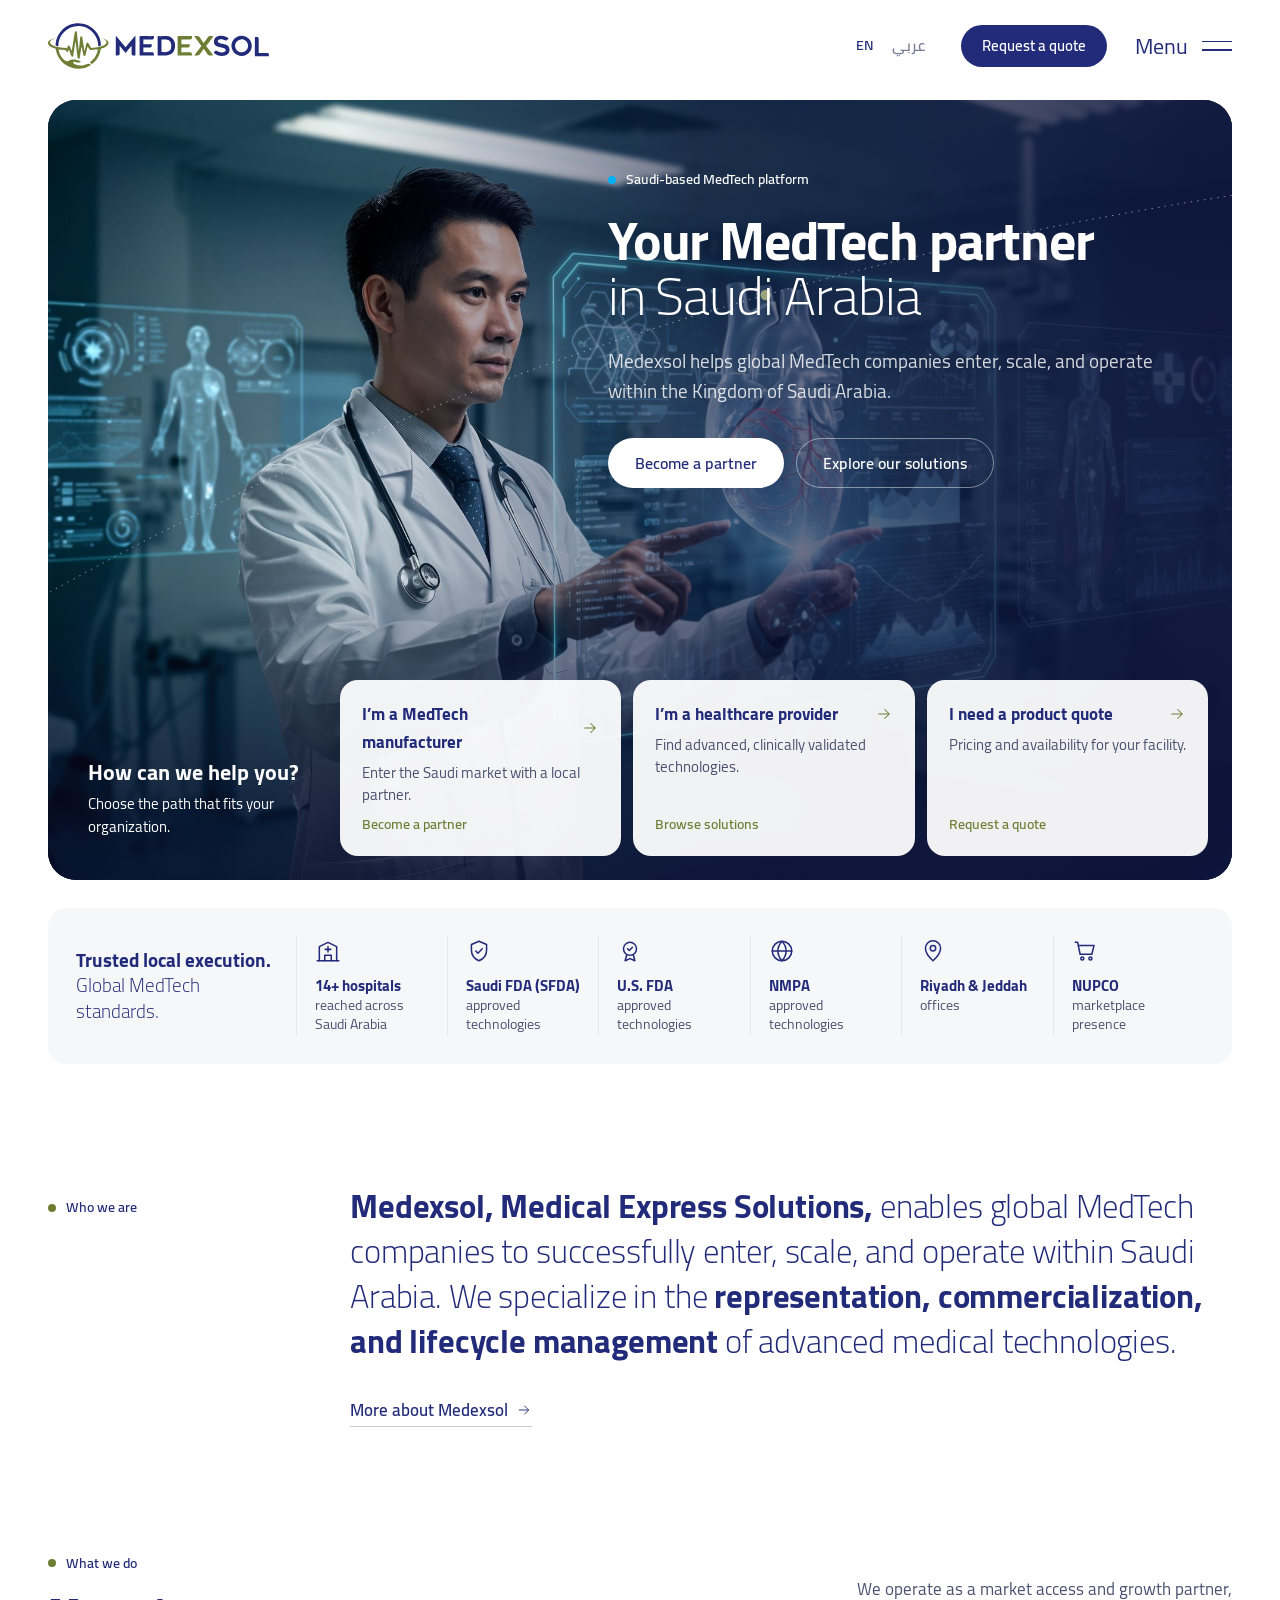
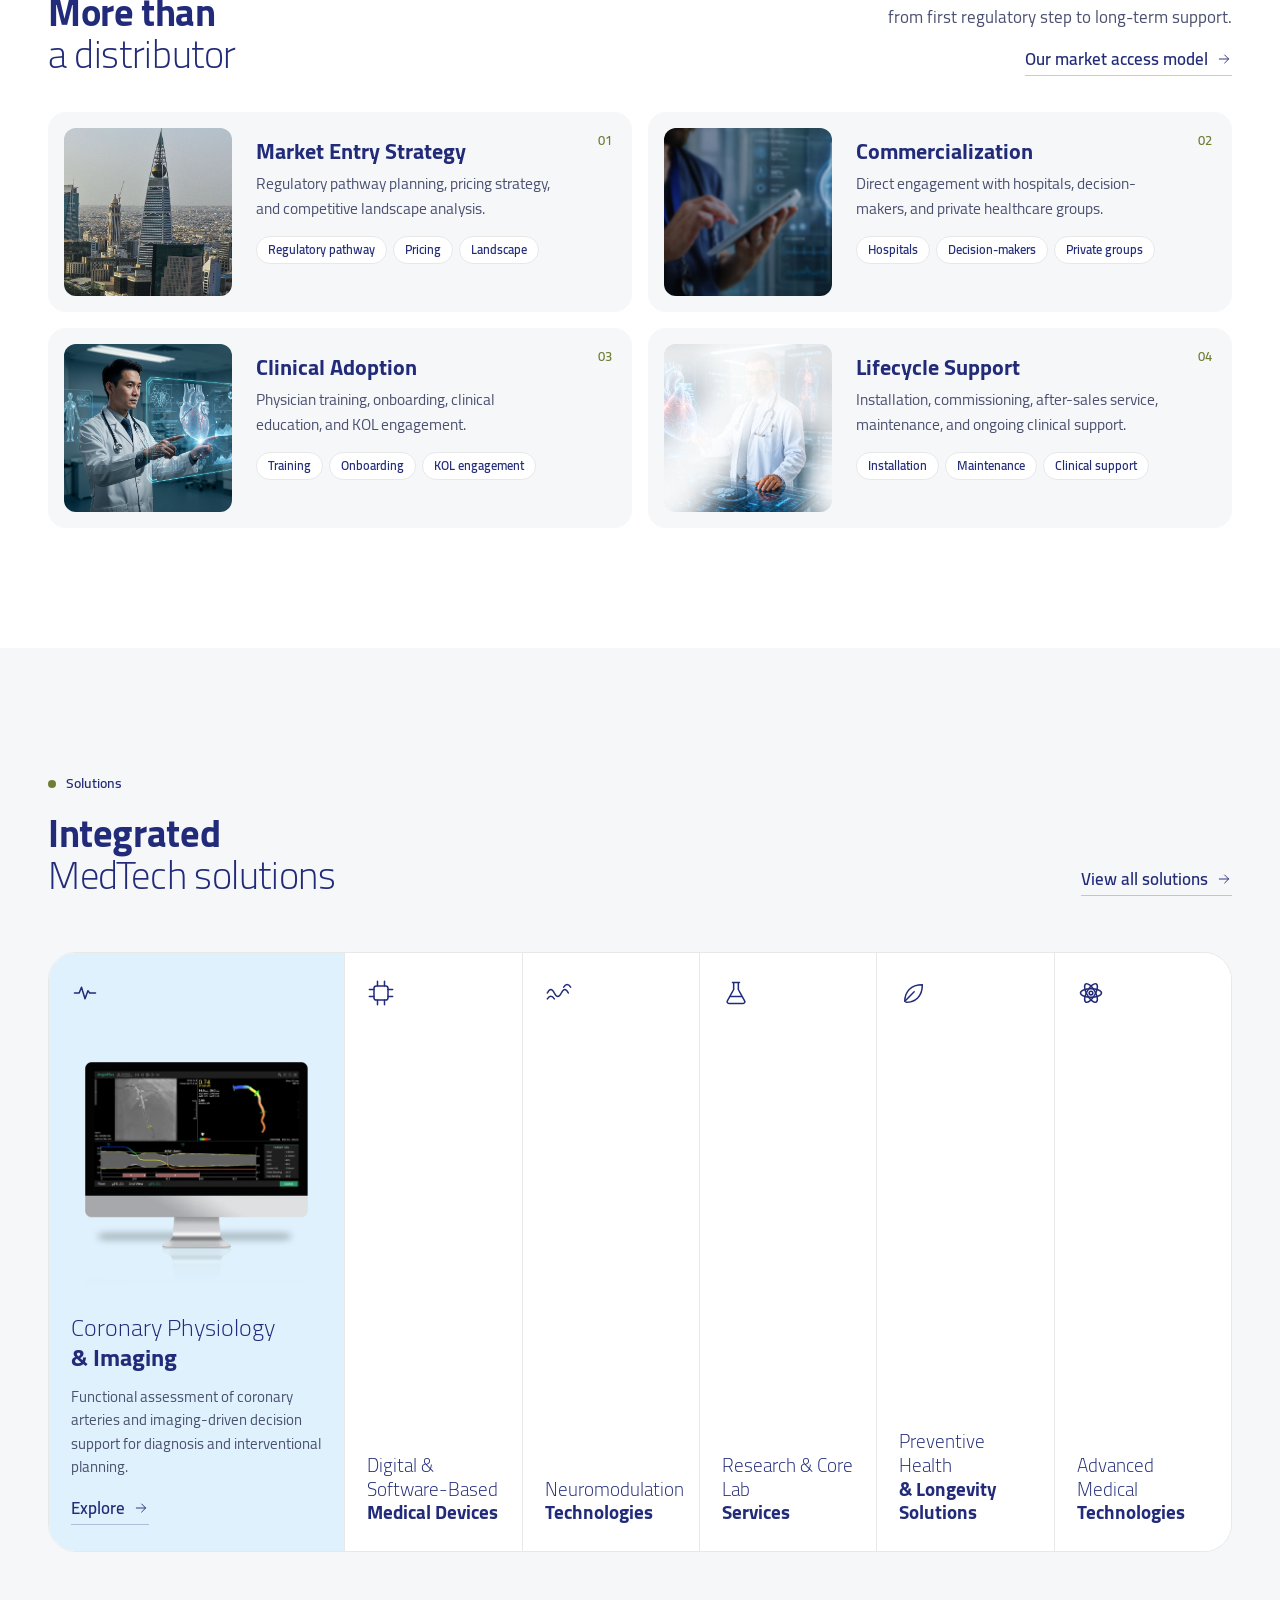
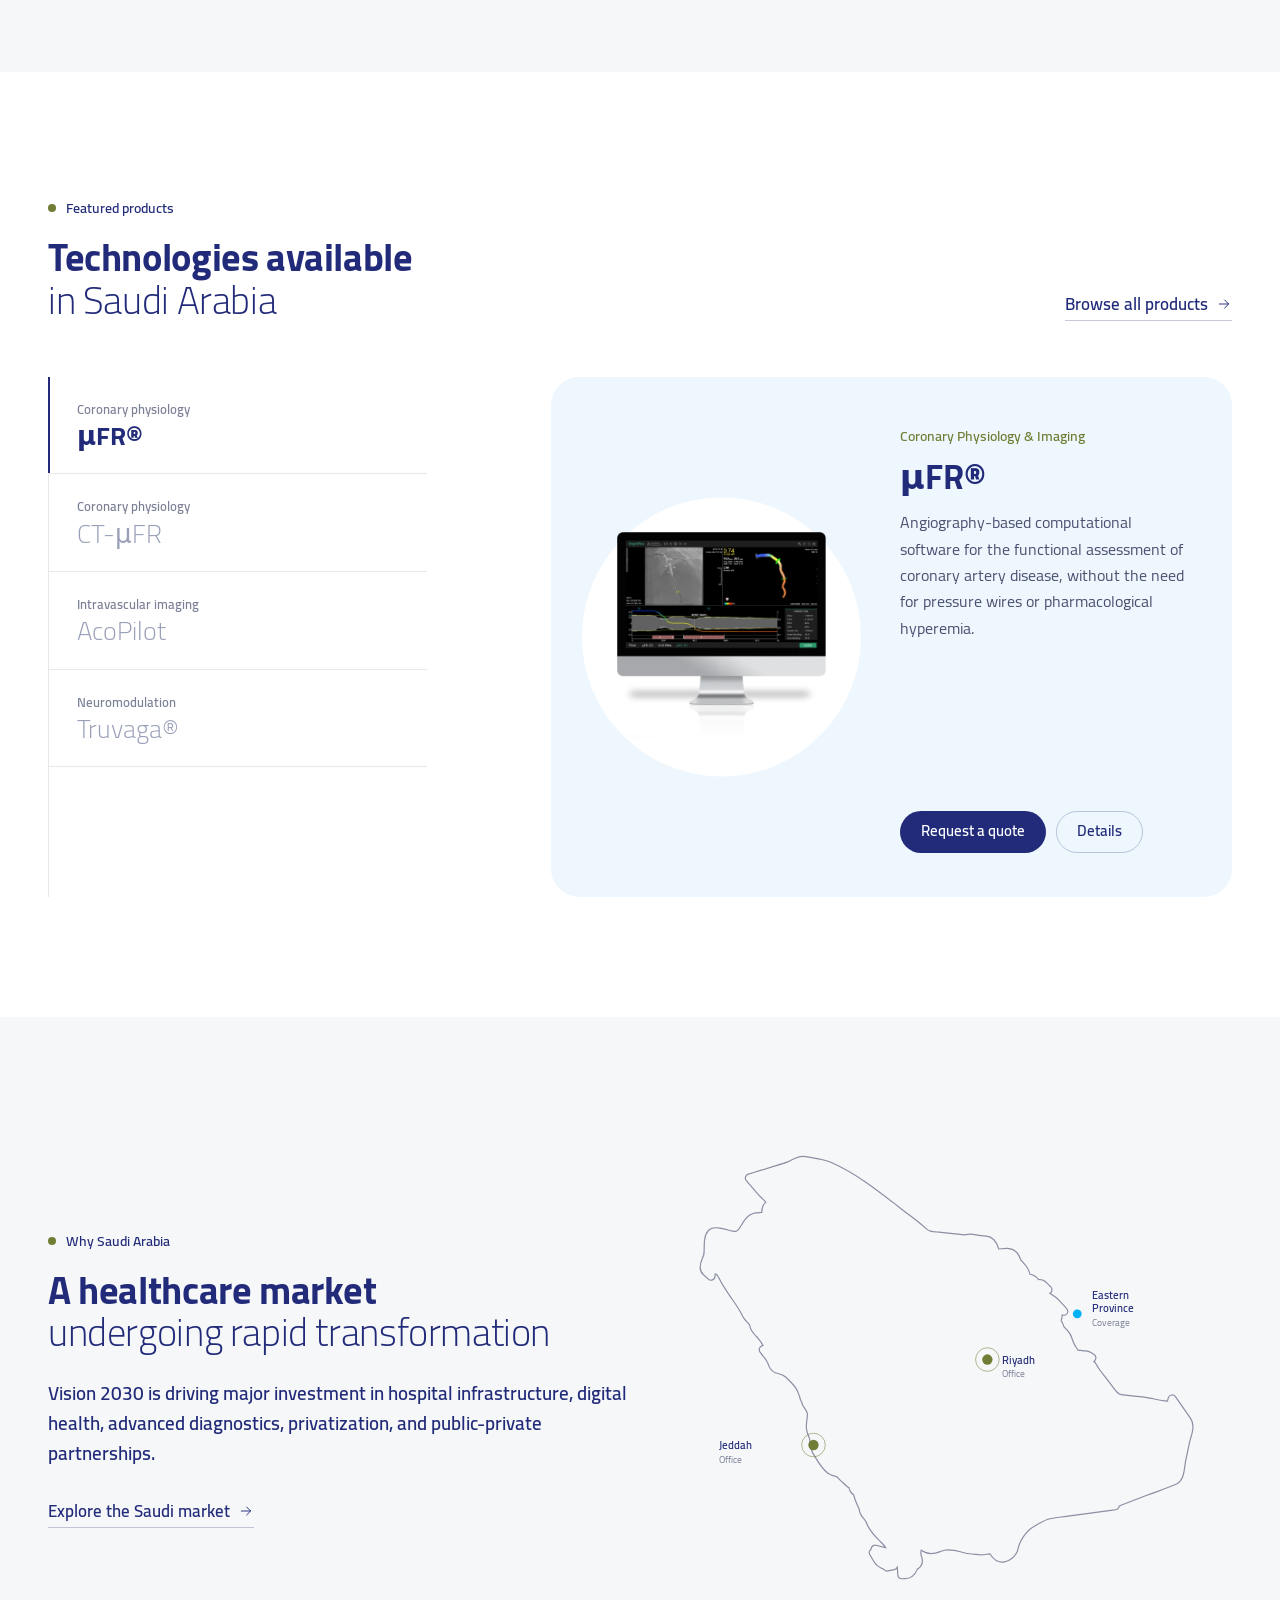
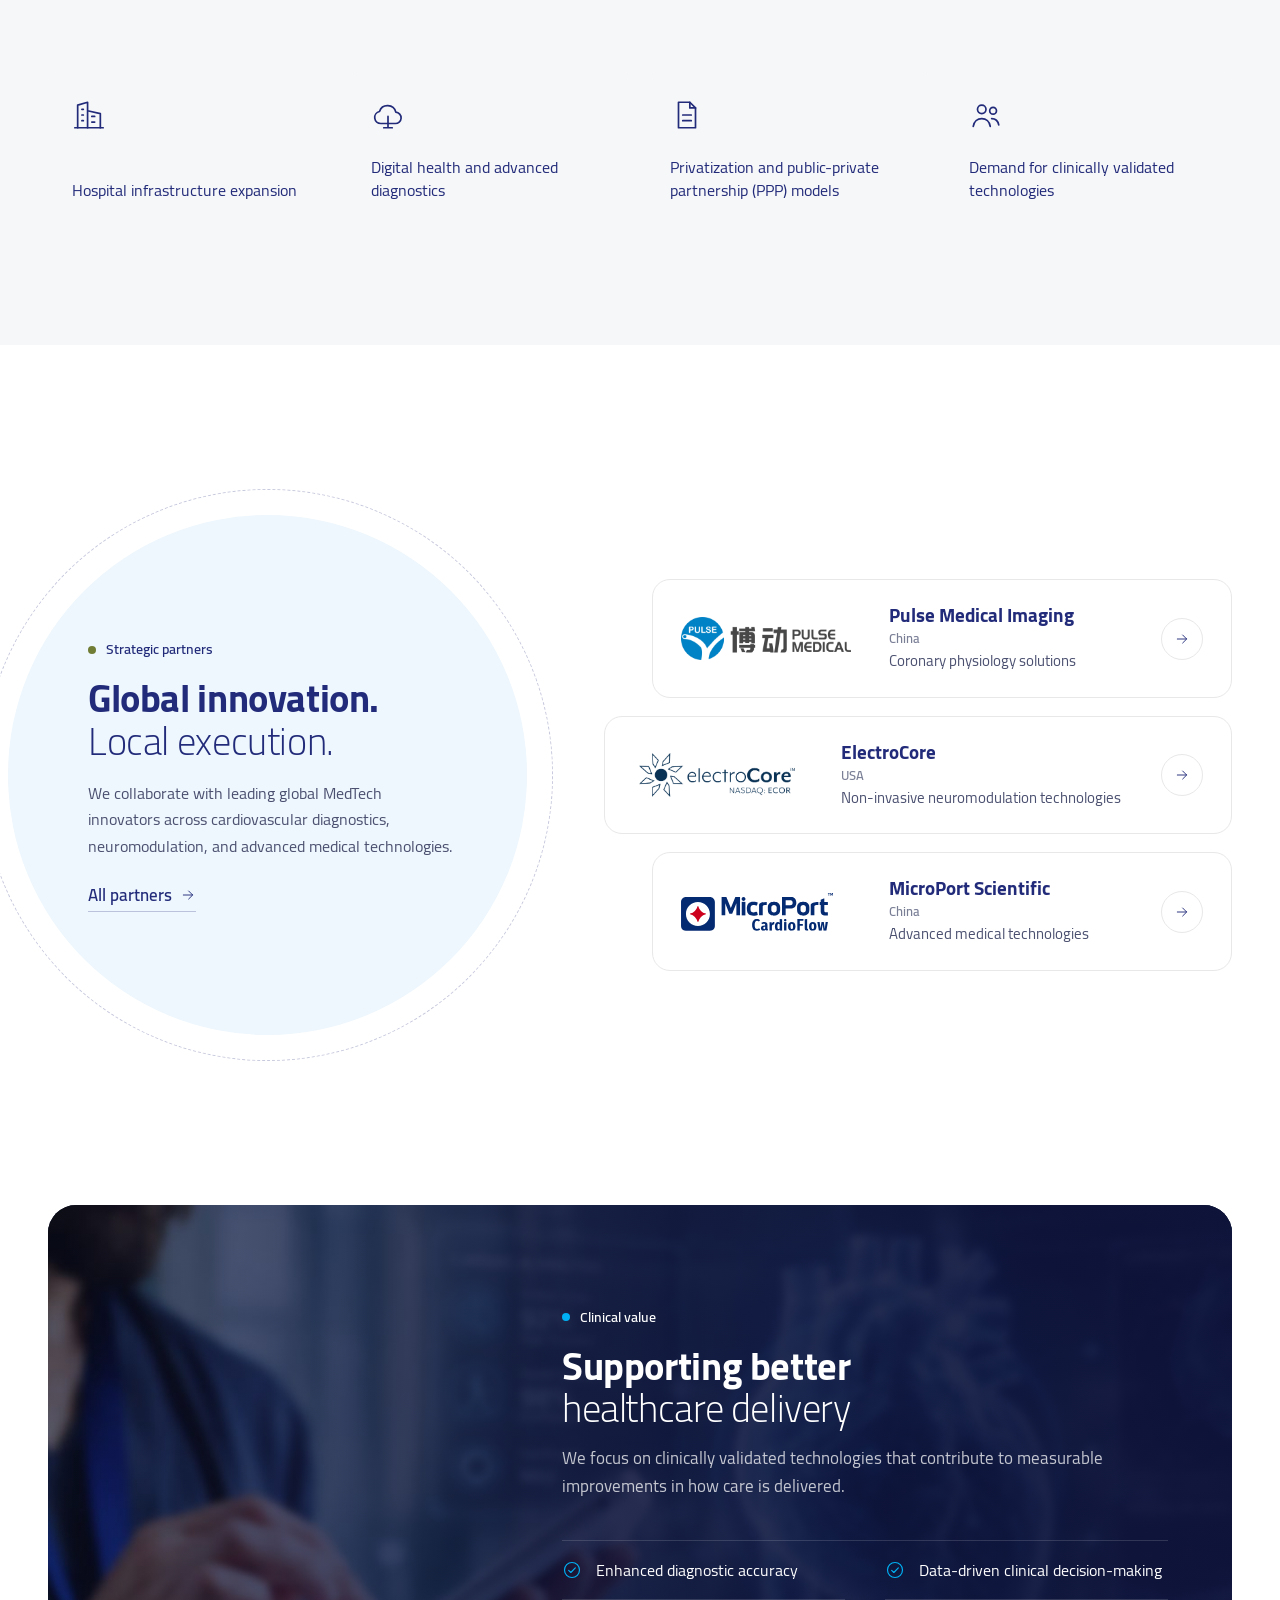
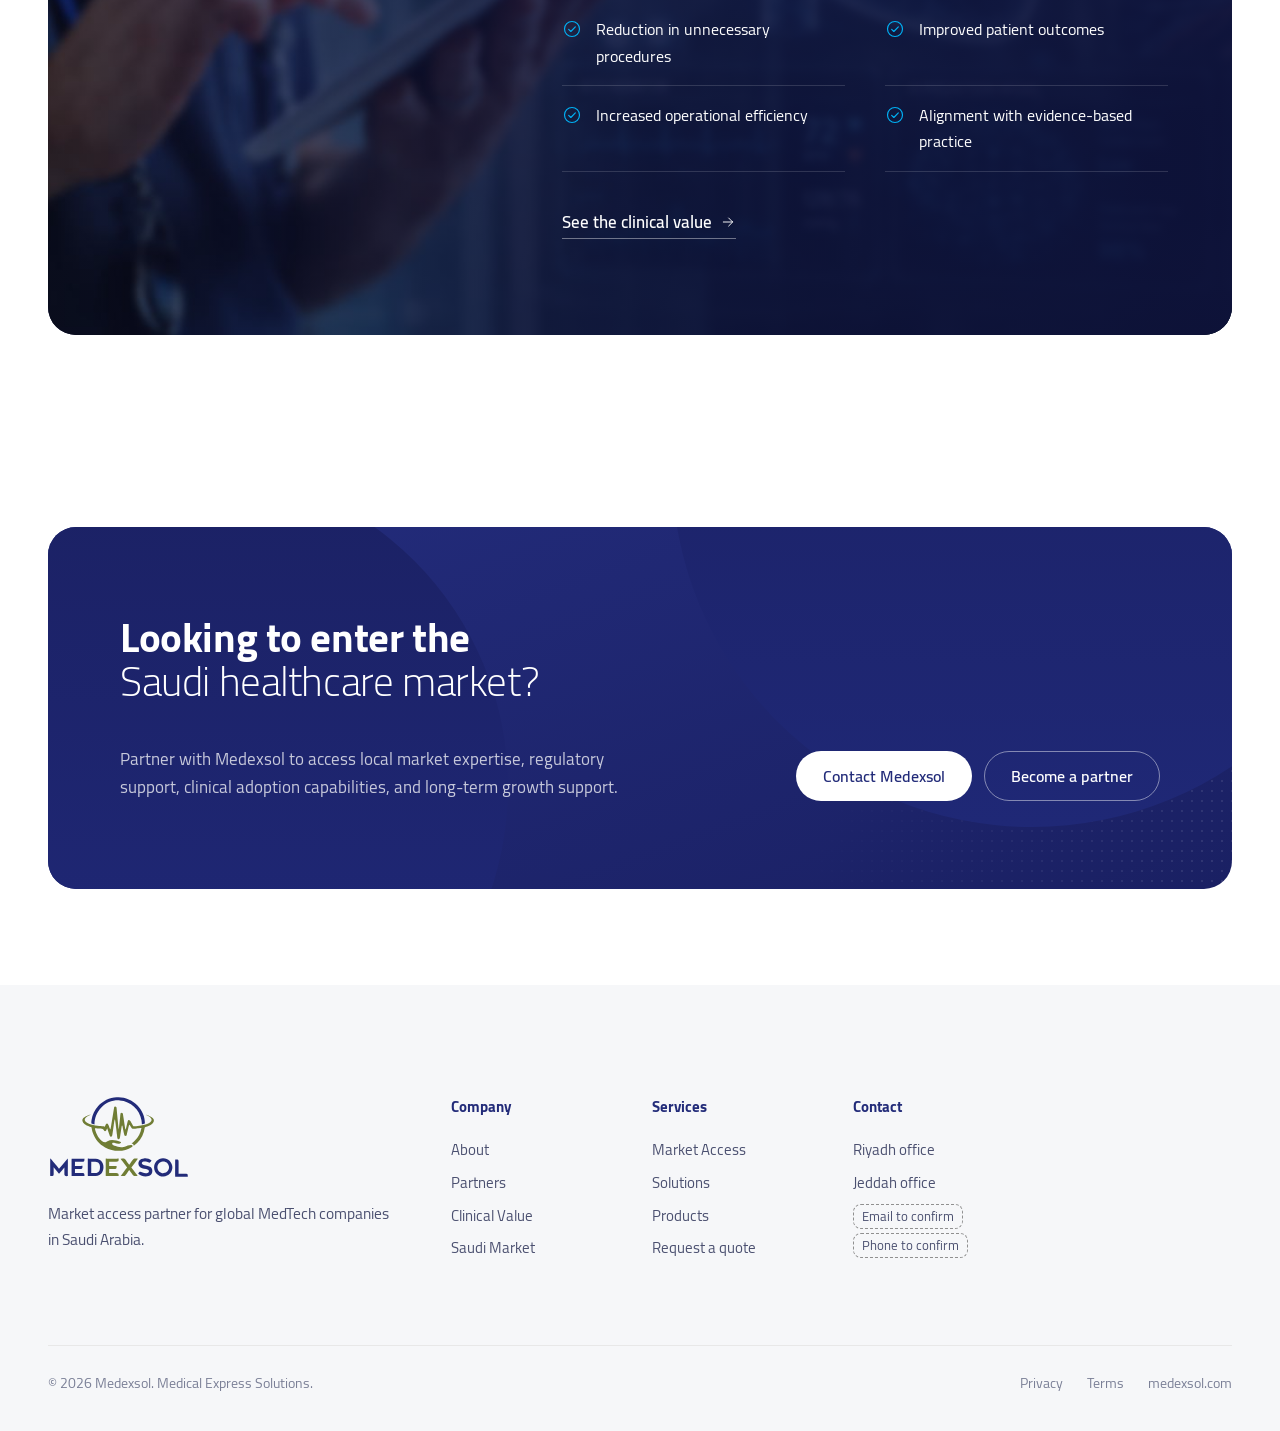
<file: index.html>
<!DOCTYPE html>
<html lang="en"><head><meta charset="utf-8"><meta name="viewport" content="width=device-width, initial-scale=1">
<title>Medexsol | Your MedTech Partner in Saudi Arabia</title><meta name="description" content="Saudi-based MedTech platform helping global medical technology companies enter, scale and operate in Saudi Arabia: market access, commercialization, clinical adoption.">
<link rel="icon" href="assets/logo/medexsol-color.svg"><link rel="stylesheet" href="assets/css/site.css">
</head><body>
<a class="skip" href="#main" style="position:absolute;left:-9999px">Skip to content</a>
<header class="hdr"><div class="wrap">
  <a class="brand" href="index.html" aria-label="Medexsol home"><img src="assets/logo/medexsol-h-color.svg" alt="Medexsol"></a>
  <div class="hdr-actions">
    <div class="lang" role="group" aria-label="Language"><button data-lang="en" aria-pressed="true">EN</button><button class="ar" data-lang="ar" aria-pressed="false" lang="ar">عربي</button></div>
    <a class="btn btn-primary btn-sm" href="contact.html#quote">Request a quote</a>
    <button class="menu-btn" aria-expanded="false" aria-controls="menu">Menu <span class="bars"><i></i><i></i></span></button>
  </div>
</div></header>
<div class="menu" id="menu" aria-hidden="true" role="dialog" aria-label="Site menu">
  <div class="wrap"><div class="menu-top"><a href="index.html"><img src="assets/logo/medexsol-h-white.svg" alt="Medexsol"></a>
    <button class="menu-close">Close <span class="x"></span></button></div></div>
  <div class="wrap menu-body">
    <nav class="menu-nav" aria-label="Main"><a href="index.html" aria-current=page>Home</a><a href="about.html">About</a><a href="market-access.html">Market Access</a><a href="solutions.html">Solutions</a><a href="partners.html">Partners</a><a href="clinical-value.html">Clinical Value</a><a href="saudi-market.html">Saudi Market</a><a href="contact.html">Contact</a></nav>
    <div class="menu-side">
      <div><h4>Offices</h4>Riyadh and Jeddah, Saudi Arabia</div>
      <div><h4>Approved technologies</h4>Saudi FDA (SFDA), U.S. FDA and NMPA</div>
      <div><a class="btn btn-white" href="contact.html#partner">Become a partner</a></div>
    </div>
  </div>
</div>
<main id="main">

<section class="hero"><div class="wrap">
  <div class="hero-frame">
    <img src="assets/img/hero-hologram.jpg" alt="Physician reviewing a holographic heart model in a hospital setting">
    <svg class="orbit" viewBox="0 0 1600 780" preserveAspectRatio="xMidYMid slice" aria-hidden="true"><path d="M-60 700 C 260 520, 760 250, 1660 120"/><circle r="7" cx="-60" cy="700"/></svg>
    <div class="hero-copy">
      <span class="tag on-dark reveal">Saudi-based MedTech platform</span>
      <h1 class="reveal">Your MedTech partner<span class="l">in Saudi Arabia</span></h1>
      <p class="reveal">Medexsol helps global MedTech companies enter, scale, and operate within the Kingdom of Saudi Arabia.</p>
      <div class="hero-cta reveal"><a class="btn btn-white" href="contact.html#partner">Become a partner</a><a class="btn btn-line-white" href="solutions.html">Explore our solutions</a></div>
    </div>
    <div class="help" aria-label="How can we help you?"><div class="help-intro"><strong>How can we help you?</strong>Choose the path that fits your organization.</div><a href="contact.html#partner"><b>I’m a MedTech manufacturer<svg class="" viewBox="0 0 24 24" fill="none" stroke="currentColor" stroke-width="1.4" stroke-linecap="round" stroke-linejoin="round" aria-hidden="true"><path d="M5 12h14M13 6l6 6-6 6"/></svg></b><span>Enter the Saudi market with a local partner.</span><em>Become a partner</em></a><a href="solutions.html"><b>I’m a healthcare provider<svg class="" viewBox="0 0 24 24" fill="none" stroke="currentColor" stroke-width="1.4" stroke-linecap="round" stroke-linejoin="round" aria-hidden="true"><path d="M5 12h14M13 6l6 6-6 6"/></svg></b><span>Find advanced, clinically validated technologies.</span><em>Browse solutions</em></a><a href="contact.html#quote"><b>I need a product quote<svg class="" viewBox="0 0 24 24" fill="none" stroke="currentColor" stroke-width="1.4" stroke-linecap="round" stroke-linejoin="round" aria-hidden="true"><path d="M5 12h14M13 6l6 6-6 6"/></svg></b><span>Pricing and availability for your facility.</span><em>Request a quote</em></a></div>
  </div>
</div></section>

<section class="cred" aria-label="Credibility and market presence"><div class="wrap"><div class="cred-row">
  <h2>Trusted local execution.<span>Global MedTech standards.</span></h2><div class="cred-item"><svg class="" viewBox="0 0 24 24" fill="none" stroke="currentColor" stroke-width="1.4" stroke-linecap="round" stroke-linejoin="round" aria-hidden="true"><path d="M4 21V8l8-4 8 4v13"/><path d="M9 21v-5h6v5M12 8v5M9.5 10.5h5"/><path d="M2 21h20"/></svg><div><b>14+ hospitals</b>reached across Saudi Arabia</div></div><div class="cred-item"><svg class="" viewBox="0 0 24 24" fill="none" stroke="currentColor" stroke-width="1.4" stroke-linecap="round" stroke-linejoin="round" aria-hidden="true"><path d="M12 3 5 6v5c0 4.5 3 8.3 7 10 4-1.7 7-5.5 7-10V6l-7-3Z"/><path d="m9 12 2 2 4-4"/></svg><div><b>Saudi FDA (SFDA)</b>approved technologies</div></div><div class="cred-item"><svg class="" viewBox="0 0 24 24" fill="none" stroke="currentColor" stroke-width="1.4" stroke-linecap="round" stroke-linejoin="round" aria-hidden="true"><circle cx="12" cy="10" r="6"/><path d="m9 15.5-1.5 5.5 4.5-2 4.5 2-1.5-5.5"/><path d="m9.8 10 1.5 1.5 3-3"/></svg><div><b>U.S. FDA</b>approved technologies</div></div><div class="cred-item"><svg class="" viewBox="0 0 24 24" fill="none" stroke="currentColor" stroke-width="1.4" stroke-linecap="round" stroke-linejoin="round" aria-hidden="true"><circle cx="12" cy="12" r="9"/><path d="M3 12h18M12 3c2.5 2.7 3.8 5.7 3.8 9s-1.3 6.3-3.8 9c-2.5-2.7-3.8-5.7-3.8-9S9.5 5.7 12 3Z"/></svg><div><b>NMPA</b>approved technologies</div></div><div class="cred-item"><svg class="" viewBox="0 0 24 24" fill="none" stroke="currentColor" stroke-width="1.4" stroke-linecap="round" stroke-linejoin="round" aria-hidden="true"><path d="M12 21s-7-6.2-7-11.5A7 7 0 0 1 19 9.5C19 14.8 12 21 12 21Z"/><circle cx="12" cy="9.5" r="2.5"/></svg><div><b>Riyadh & Jeddah</b>offices</div></div><div class="cred-item"><svg class="" viewBox="0 0 24 24" fill="none" stroke="currentColor" stroke-width="1.4" stroke-linecap="round" stroke-linejoin="round" aria-hidden="true"><path d="M3 4h2.2l2.3 11h10.8l2-8H6.6"/><circle cx="9.5" cy="19" r="1.4"/><circle cx="17" cy="19" r="1.4"/></svg><div><b>NUPCO</b>marketplace presence</div></div>
</div></div></section>

<section class="sec" aria-labelledby="who-h"><div class="wrap">
  <div class="statement"><span class="tag" id="who-h">Who we are</span>
    <div class="statement-body">
      <p class="big"><b>Medexsol, Medical Express Solutions,</b> enables global MedTech companies to successfully enter, scale, and operate within Saudi Arabia. We specialize in the <b>representation, commercialization, and lifecycle management</b> of advanced medical technologies.</p>
      <a class="link" href="about.html">More about Medexsol <svg class="" viewBox="0 0 24 24" fill="none" stroke="currentColor" stroke-width="1.4" stroke-linecap="round" stroke-linejoin="round" aria-hidden="true"><path d="M5 12h14M13 6l6 6-6 6"/></svg></a>
    </div></div>
  <div class="wwd-head"><div class="left"><span class="tag">What we do</span><h2 class="h2" style="margin-top:16px">More than<span class="l">a distributor</span></h2></div>
    <div class="right"><p style="max-width:24em;margin-bottom:14px">We operate as a market access and growth partner, from first regulatory step to long-term support.</p><a class="link" href="market-access.html">Our market access model <svg class="" viewBox="0 0 24 24" fill="none" stroke="currentColor" stroke-width="1.4" stroke-linecap="round" stroke-linejoin="round" aria-hidden="true"><path d="M5 12h14M13 6l6 6-6 6"/></svg></a></div></div>
  <div class="svc-grid"><article class="svc"><div class="svc-media"><img src="assets/img/riyadh.jpg" alt="" style="object-position:center 30%"></div>
      <div class="svc-body"><h3>Market Entry Strategy</h3><p>Regulatory pathway planning, pricing strategy, and competitive landscape analysis.</p><div class="chips"><span>Regulatory pathway</span><span>Pricing</span><span>Landscape</span></div></div><span class="step">01</span></article><article class="svc"><div class="svc-media"><img src="assets/img/heart-tablet.jpg" alt="" style="object-position:12% 50%"></div>
      <div class="svc-body"><h3>Commercialization</h3><p>Direct engagement with hospitals, decision-makers, and private healthcare groups.</p><div class="chips"><span>Hospitals</span><span>Decision-makers</span><span>Private groups</span></div></div><span class="step">02</span></article><article class="svc"><div class="svc-media"><img src="assets/img/hero-hologram.jpg" alt="" style="object-position:30% 30%"></div>
      <div class="svc-body"><h3>Clinical Adoption</h3><p>Physician training, onboarding, clinical education, and KOL engagement.</p><div class="chips"><span>Training</span><span>Onboarding</span><span>KOL engagement</span></div></div><span class="step">03</span></article><article class="svc"><div class="svc-media"><img src="assets/img/doctor-light.jpg" alt="" style="object-position:62% 40%"></div>
      <div class="svc-body"><h3>Lifecycle Support</h3><p>Installation, commissioning, after-sales service, maintenance, and ongoing clinical support.</p><div class="chips"><span>Installation</span><span>Maintenance</span><span>Clinical support</span></div></div><span class="step">04</span></article></div>
</div></section>

<section class="sec sec-paper" aria-labelledby="sol-h" style="padding-top:120px"><div class="wrap">
  <div class="sec-head"><div><span class="tag">Solutions</span><h2 class="h2" id="sol-h">Integrated<span class="l">MedTech solutions</span></h2></div><a class="link" href="solutions.html">View all solutions <svg class="" viewBox="0 0 24 24" fill="none" stroke="currentColor" stroke-width="1.4" stroke-linecap="round" stroke-linejoin="round" aria-hidden="true"><path d="M5 12h14M13 6l6 6-6 6"/></svg></a></div>
  <div class="panels" style="background:#fff"><a class="panel active" href="solutions.html#coronary" aria-expanded="true">
          <div class="panel-media product"><img src="assets/img/p-mufr.webp" alt=""></div>
          <div class="panel-top"><svg class="" viewBox="0 0 24 24" fill="none" stroke="currentColor" stroke-width="1.4" stroke-linecap="round" stroke-linejoin="round" aria-hidden="true"><path d="M3 12h4l2-5 3 10 2.5-7 1.5 2H21"/></svg></div>
          <div class="panel-bottom"><div class="panel-title">Coronary Physiology<b>& Imaging</b></div><p class="panel-desc">Functional assessment of coronary arteries and imaging-driven decision support for diagnosis and interventional planning.</p><span class="link go">Explore <svg class="" viewBox="0 0 24 24" fill="none" stroke="currentColor" stroke-width="1.4" stroke-linecap="round" stroke-linejoin="round" aria-hidden="true"><path d="M5 12h14M13 6l6 6-6 6"/></svg></span></div></a><a class="panel" href="solutions.html#digital" aria-expanded="false">
          <div class="panel-media product"><img src="assets/img/p-ctmufr.webp" alt=""></div>
          <div class="panel-top"><svg class="" viewBox="0 0 24 24" fill="none" stroke="currentColor" stroke-width="1.4" stroke-linecap="round" stroke-linejoin="round" aria-hidden="true"><rect x="6" y="6" width="12" height="12" rx="2"/><path d="M9 2v4M15 2v4M9 18v4M15 18v4M2 9h4M2 15h4M18 9h4M18 15h4"/></svg></div>
          <div class="panel-bottom"><div class="panel-title">Digital & Software-Based<b>Medical Devices</b></div><p class="panel-desc">AI-enabled analysis, software diagnostics, workflow optimization, and data-driven decision support.</p><span class="link go">Explore <svg class="" viewBox="0 0 24 24" fill="none" stroke="currentColor" stroke-width="1.4" stroke-linecap="round" stroke-linejoin="round" aria-hidden="true"><path d="M5 12h14M13 6l6 6-6 6"/></svg></span></div></a><a class="panel" href="solutions.html#neuro" aria-expanded="false">
          <div class="panel-media product"><img src="assets/img/p-gammacore.webp" alt=""></div>
          <div class="panel-top"><svg class="" viewBox="0 0 24 24" fill="none" stroke="currentColor" stroke-width="1.4" stroke-linecap="round" stroke-linejoin="round" aria-hidden="true"><path d="M2 12c2-4 4-4 6 0s4 4 6 0 4-4 6 0"/><path d="M2 17c2-3 4-3 6 0M16 7c2-3 4-3 6 0"/></svg></div>
          <div class="panel-bottom"><div class="panel-title">Neuromodulation<b>Technologies</b></div><p class="panel-desc">Non-invasive solutions for headache, neurological disorders, wellness, and stress reduction.</p><span class="link go">Explore <svg class="" viewBox="0 0 24 24" fill="none" stroke="currentColor" stroke-width="1.4" stroke-linecap="round" stroke-linejoin="round" aria-hidden="true"><path d="M5 12h14M13 6l6 6-6 6"/></svg></span></div></a><a class="panel" href="solutions.html#research" aria-expanded="false">
          <div class="panel-media"><img src="assets/img/doctor-light.jpg" alt=""></div>
          <div class="panel-top"><svg class="" viewBox="0 0 24 24" fill="none" stroke="currentColor" stroke-width="1.4" stroke-linecap="round" stroke-linejoin="round" aria-hidden="true"><path d="M9 3h6M10 3v6L4.5 19a1.5 1.5 0 0 0 1.3 2h12.4a1.5 1.5 0 0 0 1.3-2L14 9V3"/><path d="M7 15h10"/></svg></div>
          <div class="panel-bottom"><div class="panel-title">Research & Core Lab<b>Services</b></div><p class="panel-desc">Centralized imaging analysis, product validation, clinical study support, and evidence generation.</p><span class="link go">Explore <svg class="" viewBox="0 0 24 24" fill="none" stroke="currentColor" stroke-width="1.4" stroke-linecap="round" stroke-linejoin="round" aria-hidden="true"><path d="M5 12h14M13 6l6 6-6 6"/></svg></span></div></a><a class="panel dark" href="solutions.html#longevity" aria-expanded="false">
          <div class="panel-media"><div class="panel-graphic"></div></div>
          <div class="panel-top"><svg class="" viewBox="0 0 24 24" fill="none" stroke="currentColor" stroke-width="1.4" stroke-linecap="round" stroke-linejoin="round" aria-hidden="true"><path d="M5 19c0-8 5-14 15-14 0 10-6 15-14 15"/><path d="M5 19 13 11"/></svg></div>
          <div class="panel-bottom"><div class="panel-title">Preventive Health<b>& Longevity Solutions</b></div><p class="panel-desc">Advanced diagnostics and personalized preventive health solutions that support early risk detection and long-term wellbeing.</p><span class="link go">Explore <svg class="" viewBox="0 0 24 24" fill="none" stroke="currentColor" stroke-width="1.4" stroke-linecap="round" stroke-linejoin="round" aria-hidden="true"><path d="M5 12h14M13 6l6 6-6 6"/></svg></span></div></a><a class="panel" href="solutions.html#advanced" aria-expanded="false">
          <div class="panel-media product"><img src="assets/img/p-acopilot.webp" alt=""></div>
          <div class="panel-top"><svg class="" viewBox="0 0 24 24" fill="none" stroke="currentColor" stroke-width="1.4" stroke-linecap="round" stroke-linejoin="round" aria-hidden="true"><circle cx="12" cy="12" r="1.6"/><ellipse cx="12" cy="12" rx="9" ry="3.6"/><ellipse cx="12" cy="12" rx="9" ry="3.6" transform="rotate(60 12 12)"/><ellipse cx="12" cy="12" rx="9" ry="3.6" transform="rotate(120 12 12)"/></svg></div>
          <div class="panel-bottom"><div class="panel-title">Advanced Medical<b>Technologies</b></div><p class="panel-desc">Ongoing evaluation of innovative global MedTech solutions across high-impact diagnostic and therapeutic areas.</p><span class="link go">Explore <svg class="" viewBox="0 0 24 24" fill="none" stroke="currentColor" stroke-width="1.4" stroke-linecap="round" stroke-linejoin="round" aria-hidden="true"><path d="M5 12h14M13 6l6 6-6 6"/></svg></span></div></a></div>
</div></section>

<section class="sec" aria-labelledby="feat-h"><div class="wrap">
  <div class="sec-head"><div><span class="tag">Featured products</span><h2 class="h2" id="feat-h">Technologies available<span class="l">in Saudi Arabia</span></h2></div><a class="link" href="solutions.html#catalog">Browse all products <svg class="" viewBox="0 0 24 24" fill="none" stroke="currentColor" stroke-width="1.4" stroke-linecap="round" stroke-linejoin="round" aria-hidden="true"><path d="M5 12h14M13 6l6 6-6 6"/></svg></a></div>
  <div class="feat">
    <div class="feat-list" role="tablist" aria-orientation="vertical" aria-label="Featured products"><button role="tab" data-id="mufr" aria-selected="true" aria-controls="feat-stage"><span class="cat">Coronary physiology</span><span class="nm">μFR®</span></button><button role="tab" data-id="ctmufr" aria-selected="false" aria-controls="feat-stage"><span class="cat">Coronary physiology</span><span class="nm">CT-μFR</span></button><button role="tab" data-id="acopilot" aria-selected="false" aria-controls="feat-stage"><span class="cat">Intravascular imaging</span><span class="nm">AcoPilot</span></button><button role="tab" data-id="truvaga" aria-selected="false" aria-controls="feat-stage"><span class="cat">Neuromodulation</span><span class="nm">Truvaga®</span></button></div>
    <div class="feat-stage" id="feat-stage" role="tabpanel" aria-live="polite">
      <div class="feat-img"><img src="assets/img/p-mufr.webp" alt="μFR® — Quantitative Flow Ratio Analysis Software"></div>
      <div class="feat-info"><span class="cat">Coronary Physiology &amp; Imaging</span><h3>μFR®</h3>
        <p>Angiography-based computational software for the functional assessment of coronary artery disease, without the need for pressure wires or pharmacological hyperemia.</p>
        <div class="actions"><a class="btn btn-primary btn-sm q" href="contact.html#quote-mufr">Request a quote</a><a class="btn btn-ghost btn-sm d" href="product.html#mufr">Details</a></div></div>
    </div>
  </div>
</div></section>

<section class="sec sec-paper" aria-labelledby="ksa-h"><div class="wrap">
  <div class="ksa"><div class="ksa-copy"><span class="tag">Why Saudi Arabia</span>
      <h2 class="h2" id="ksa-h" style="margin-top:16px">A healthcare market<span class="l">undergoing rapid transformation</span></h2>
      <p class="lead">Vision 2030 is driving major investment in hospital infrastructure, digital health, advanced diagnostics, privatization, and public-private partnerships.</p>
      <a class="link" href="saudi-market.html">Explore the Saudi market <svg class="" viewBox="0 0 24 24" fill="none" stroke="currentColor" stroke-width="1.4" stroke-linecap="round" stroke-linejoin="round" aria-hidden="true"><path d="M5 12h14M13 6l6 6-6 6"/></svg></a></div>
    <div class="ksa-map"><div class="map"><svg viewBox="1040 90 760 640" role="img" aria-label="Map of Saudi Arabia showing Medexsol offices in Riyadh and Jeddah and market coverage in the Eastern Province">
  <g fill="none" stroke="currentColor" stroke-width="1.2" vector-effect="non-scaling-stroke"><path vector-effect="non-scaling-stroke" d="M -0.00065625 0.0001625 L -20.531906 29.402506 C -21.74675 31.129069 -23.852219 31.996256 -25.906906 31.6486 C -27.969406 31.293131 -29.664719 29.761881 -30.219406 27.738444 L -31.414719 23.371256 C -37.4655 23.597819 -46.426438 25.629069 -50.445969 26.543131 L -53.117844 27.121256 C -60.895188 28.629069 -68.637375 29.379069 -76.633469 30.160319 C -82.891281 30.781412 -89.352219 31.422037 -95.457688 32.507975 C -98.856125 33.11735 -103.832688 40.070475 -106.930344 44.406412 C -108.067063 45.99235 -109.156906 47.511881 -110.231125 48.882975 L -113.879563 53.531412 C -117.020188 57.476725 -120.149094 61.422037 -123.05925 65.527506 C -123.863938 66.67985 -127.860031 72.937662 -128.414719 74.101725 C -128.969406 75.414225 -129.977219 76.402506 -131.195969 76.957194 L -129.738938 78.730631 C -128.750656 79.925944 -128.328781 81.488444 -128.578781 83.019694 C -128.828781 84.55485 -129.707688 85.910319 -131.020188 86.746256 L -135.180344 89.418131 C -137.942063 91.203287 -141.188156 91.953287 -144.285813 91.515787 C -146.531906 92.17985 -148.574875 92.17985 -149.551438 92.17985 C -150.336594 92.17985 -151.149094 92.1486 -152.289719 92.093912 L -152.387375 92.093912 C -153.660813 93.42985 -155.570969 96.67985 -156.266281 97.851725 L -157.168625 99.382975 C -158.438156 101.480631 -159.231125 103.707194 -160.153 106.316569 C -161.043625 108.816569 -161.969406 111.3361 -163.227219 113.910319 C -165.442063 118.504069 -168.844406 121.558756 -171.637375 124.015787 C -172.383469 126.0236 -173.80925 129.55485 -175.688156 132.828287 C -174.567063 135.269694 -174.231125 137.902506 -174.219406 140.203287 L -173.828781 140.0861 C -173.266281 139.922037 -172.570969 139.847819 -172.156906 139.855631 C -169.094406 139.86735 -166.629563 142.257975 -166.629563 145.289225 C -166.629563 147.17985 -167.582688 148.843912 -169.051438 149.820475 L -179.012375 160.726725 C -180.055344 161.86735 -181.399094 163.031412 -183.477219 164.562662 L -187.05925 167.062662 C -188.570969 168.093912 -189.828781 168.984537 -190.895188 169.757975 C -189.731125 170.42985 -188.852219 171.527506 -188.430344 172.843912 C -187.832688 174.754069 -188.3405 176.840006 -189.754563 178.2736 L -195.543625 184.164225 C -198.508469 187.195475 -202.602219 188.707194 -206.55925 188.2736 C -208.860031 192.496256 -213.500656 194.636881 -218.289719 195.886881 C -218.942063 202.297037 -223.645188 207.468912 -227.317063 211.500162 C -228.360031 212.640787 -230.281906 214.761881 -230.617844 215.359537 L -231.063156 216.488444 C -232.977219 221.379069 -236.168625 229.558756 -248.293625 230.644694 L -249.953781 230.7111 C -251.899094 230.7111 -254.113938 230.4611 -256.633469 230.125162 C -257.754563 229.972819 -258.891281 229.808756 -260.379563 229.765787 C -260.477219 230.070475 -260.586594 230.394694 -260.68425 230.730631 C -262.258469 235.718912 -265.520188 246.11735 -277.227219 247.160319 C -282.235031 247.61735 -288.785813 248.300944 -294.977219 249.636881 C -298.692063 250.453287 -303.102219 249.855631 -305.328781 249.343912 C -306.0905 249.168131 -306.469406 249.082194 -307.055344 249.062662 C -312.9655 249.593912 -318.863938 250.222819 -325.727219 250.9611 C -330.988938 251.527506 -336.254563 252.093912 -341.535813 252.605631 L -344.227219 252.855631 C -352.004563 253.550944 -354.926438 253.820475 -359.37175 257.808756 C -366.461594 264.195475 -373.805344 269.859537 -380.7155 275.125162 C -386.699875 279.67985 -392.629563 284.297037 -398.582688 288.937662 C -425.9655 310.285319 -454.297531 332.375162 -487.426438 347.183756 C -495.789719 350.922037 -504.274094 352.246256 -512.617844 353.539225 C -515.797531 354.031412 -518.992844 354.531412 -522.141281 355.183756 C -529.137375 356.61735 -535.895188 353.824381 -541.738938 350.433756 C -543.051438 349.672037 -544.356125 348.879069 -545.778 348.324381 C -549.852219 346.750162 -567.504563 341.207194 -593.74675 333.300944 L -600.37175 331.312662 C -602.145188 330.722819 -603.512375 329.324381 -604.020188 327.539225 C -604.531906 325.757975 -604.098313 323.8361 -602.87175 322.457194 L -598.297531 317.2736 C -596.582688 315.328287 -594.953781 313.406412 -593.332688 311.49235 C -589.781906 307.265787 -585.750656 302.484537 -581.211594 298.226725 L -576.344406 293.379069 C -580.082688 290.437662 -581.949875 285.851725 -582.05925 279.453287 C -582.852219 279.386881 -583.852219 279.308756 -585.0905 279.254069 C -587.012375 279.156412 -588.762375 279.039225 -590.129563 278.820475 C -601.188156 277.070475 -606.207688 268.175944 -609.887375 261.632975 C -613.297531 255.582194 -614.731125 253.863444 -617.492844 253.558756 C -620.12175 253.558756 -623.824875 254.570475 -627.660813 255.613444 C -630.992844 256.515787 -634.242844 257.375162 -637.164719 257.785319 L -638.649094 258.004069 C -641.106125 258.351725 -643.063156 258.590006 -644.625656 258.590006 C -657.539719 258.590006 -659.063156 246.289225 -659.637375 241.652506 C -660.05925 238.285319 -660.070969 234.906412 -660.070969 231.504069 C -660.05925 227.601725 -660.051438 223.918131 -660.953781 220.86735 C -661.094406 220.433756 -661.375656 219.8986 -661.930344 218.726725 C -664.375656 213.488444 -669.469406 202.593912 -661.406906 195.226725 L -654.414719 188.8361 C -652.848313 187.402506 -650.598313 187.031412 -648.668625 187.824381 C -646.723313 188.640787 -645.418625 190.511881 -645.320969 192.605631 L -645.180344 195.769694 C -644.453781 195.691569 -643.887375 195.61735 -643.680344 195.574381 C -642.332688 194.886881 -640.000656 190.293131 -638.9655 188.293131 L -637.598313 185.652506 C -633.199875 177.570475 -628.051438 170.17985 -623.074875 163.019694 C -617.274094 154.699381 -611.789719 146.843912 -607.649094 138.238444 C -605.856125 134.511881 -603.110031 131.761881 -600.87175 129.5236 C -600.262375 128.914225 -598.973313 127.621256 -598.383469 126.871256 C -598.406906 120.168131 -593.344406 115.074381 -589.477219 111.195475 C -588.793625 110.511881 -588.164719 109.902506 -587.477219 109.066569 C -583.254563 103.957194 -581.223313 100.718912 -580.24675 98.820475 L -581.785813 98.254069 C -583.406906 97.668131 -584.645188 96.340006 -585.133469 94.691569 C -585.62175 93.039225 -585.297531 91.254069 -584.262375 89.886881 L -580.680344 85.11735 C -579.875656 84.05485 -579.05925 83.031412 -578.2155 81.988444 C -576.238938 79.543131 -574.813156 77.7736 -573.793625 74.914225 C -572.574875 71.2111 -570.035813 63.507975 -562.551438 61.465006 L -559.930344 60.769694 C -555.238938 59.562662 -552.664719 58.879069 -549.969406 56.347819 L -547.442063 53.957194 C -541.410813 48.297037 -536.207688 43.386881 -533.547531 36.965006 L -532.938156 35.507975 C -531.895188 33.031412 -530.613938 29.945475 -530.149094 27.707194 C -529.711594 25.664225 -528.942063 23.761881 -527.832688 22.058756 C -527.387375 18.863444 -525.488938 16.156412 -523.672531 13.582194 L -523.031906 12.636881 C -521.785813 10.67985 -520.492844 8.672037 -520.188156 7.160319 C -519.707688 4.726725 -520.133469 1.726725 -520.633469 -1.769369 C -521.133469 -5.312338 -521.719406 -9.32015 -521.383469 -13.656088 C -521.067063 -18.066244 -519.524094 -21.687338 -518.262375 -24.63265 C -517.524094 -26.359213 -516.754563 -28.152181 -516.711594 -29.206869 C -516.668625 -30.183431 -516.668625 -31.062338 -516.668625 -31.878744 C -516.668625 -35.886556 -516.668625 -40.441244 -513.039719 -46.511556 L -510.442063 -50.956869 C -505.738938 -59.159994 -500.418625 -68.460775 -492.149094 -74.566244 C -488.403 -77.339681 -484.656906 -78.1639 -482.05925 -78.738119 C -481.453781 -78.88265 -480.192063 -79.152181 -479.801438 -79.425619 C -476.738938 -83.042806 -473.110031 -86.269369 -470.231125 -88.82015 L -466.938156 -91.808431 C -465.789719 -92.886556 -464.602219 -93.648275 -463.528 -94.222494 C -463.301438 -95.581869 -462.867844 -97.199056 -461.942063 -98.863119 C -460.574875 -101.316244 -458.770188 -102.796713 -457.348313 -103.847494 C -457.098313 -104.531088 -456.87175 -105.273275 -456.610031 -106.140463 C -456.274094 -107.269369 -455.926438 -108.390463 -455.535813 -109.4764 C -452.438156 -117.995931 -450.766281 -121.1014 -449.875656 -122.515463 L -449.875656 -122.613119 C -449.74675 -124.374838 -449.516281 -127.644369 -447.332688 -131.109213 C -445.899094 -133.378744 -444.442063 -135.120931 -443.020188 -136.781088 C -441.391281 -138.671713 -440.641281 -139.542806 -440.055344 -141.398275 C -438.156906 -147.515463 -433.539719 -153.503744 -429.356125 -158.6639 C -426.531906 -162.120931 -423.62175 -164.835775 -421.055344 -167.245931 C -417.625656 -170.464681 -415.363938 -172.753744 -413.953781 -175.527181 C -414.49675 -175.296713 -415.070969 -175.1014 -415.660813 -175.046713 L -426.758469 -172.2889 C -428.977219 -171.722494 -431.289719 -172.613119 -432.570969 -174.515463 C -433.211594 -175.472494 -433.528 -176.57015 -433.504563 -177.675619 C -434.016281 -177.992025 -434.481125 -178.394369 -434.883469 -178.88265 C -436.30925 -180.6639 -436.469406 -183.144369 -435.297531 -185.089681 L -429.094406 -195.386556 C -425.957688 -200.593588 -421.035813 -202.874838 -417.766281 -204.38265 C -417.102219 -204.687338 -416.344406 -205.015463 -415.778 -205.339681 C -414.758469 -206.546713 -413.235031 -207.261556 -411.641281 -207.261556 C -411.270188 -207.261556 -410.899094 -207.218588 -410.520188 -207.144369 L -401.973313 -205.3514 C -400.199875 -204.980306 -398.852219 -203.742025 -398.168625 -202.179525 C -397.867844 -203.57015 -397.660813 -205.1014 -397.723313 -206.308431 L -397.270188 -212.683431 C -397.063156 -215.531088 -394.703781 -217.7264 -391.848313 -217.7264 L -391.793625 -217.7264 L -387.656906 -217.683431 C -376.207688 -217.554525 -372.5905 -208.925619 -371.219406 -205.667806 C -371.05925 -205.296713 -370.938156 -204.972494 -370.80925 -204.687338 C -366.625656 -202.253744 -361.391281 -196.898275 -365.551438 -186.023275 C -365.766281 -185.433431 -366.102219 -184.554525 -366.137375 -184.433431 C -366.05925 -183.38265 -365.899094 -180.937338 -365.539719 -179.003744 C -362.586594 -180.937338 -358.227219 -183.63265 -352.266281 -183.63265 C -347.020188 -183.44515 -342.543625 -181.88265 -338.613938 -180.503744 C -335.516281 -179.425619 -332.844406 -178.492025 -330.574875 -178.492025 C -323.047531 -178.492025 -318.449875 -178.917806 -311.141281 -181.437338 C -304.699875 -183.640463 -297.942063 -184.175619 -291.403 -184.687338 C -289.512375 -184.839681 -287.656906 -184.988119 -285.973313 -185.1639 C -283.278 -185.468588 -279.942063 -185.054525 -276.391281 -184.468588 C -275.0905 -184.238119 -273.656906 -184.109213 -272.219406 -184.054525 C -271.961594 -184.44515 -271.668625 -184.859213 -271.481125 -185.152181 C -269.344406 -188.370931 -264.887375 -195.050619 -256.035813 -195.050619 C -245.805344 -195.00765 -235.899094 -186.675619 -233.9655 -176.460775 C -232.160813 -166.843588 -222.461594 -152.523275 -214.727219 -148.07015 L -210.250656 -145.460775 C -204.8405 -142.269369 -199.738938 -139.245931 -194.403 -137.378744 C -188.668625 -135.335775 -181.899094 -134.620931 -175.328781 -133.925619 C -173.082688 -133.675619 -170.844406 -133.425619 -168.637375 -133.140463 C -148.500656 -130.534994 -128.360031 -127.816244 -108.219406 -125.023275 L -101.520188 -124.089681 C -99.703781 -123.839681 -98.129563 -122.687338 -97.360031 -121.027181 C -97.055344 -120.374838 -96.879563 -119.691244 -96.848313 -118.984213 C -96.18425 -118.777181 -95.641281 -118.593588 -95.242844 -118.429525 L -60.188156 -104.804525 C -55.344406 -102.925619 -50.379563 -101.175619 -45.37175 -99.425619 C -36.660813 -96.363119 -27.664719 -93.199056 -19.074875 -89.234213 C -10.176438 -85.105306 -8.723313 -73.284994 -7.375656 -62.269369 C -7.180344 -60.734213 -7.028 -59.409994 -6.844406 -58.519369 L -1.250656 -31.878744 C -1.020188 -30.749838 -0.586594 -29.402181 -0.00065625 -27.433431 C 2.464187 -19.363119 5.811844 -8.331869 -0.00065625 0.0001625 Z M -0.00065625 0.0001625 " transform="matrix(1, 0, 0, -1, 1743.778, 471.7736)"/></g>
  <circle class="pulse" cx="1468" cy="392" r="16"/><circle class="city" cx="1468" cy="392" r="7"/>
  <text x="1488" y="398">Riyadh</text><text class="sub" x="1488" y="416">Office</text>
  <circle class="pulse" cx="1232" cy="508" r="16"/><circle class="city" cx="1232" cy="508" r="7"/>
  <text x="1104" y="514">Jeddah</text><text class="sub" x="1104" y="532">Office</text>
  <circle class="city cy" cx="1590" cy="330" r="6"/>
  <text x="1610" y="310">Eastern</text><text x="1610" y="328">Province</text><text class="sub" x="1610" y="346">Coverage</text>
</svg></div></div></div>
  <div class="tiles"><div class="tile"><svg class="" viewBox="0 0 24 24" fill="none" stroke="currentColor" stroke-width="1.4" stroke-linecap="round" stroke-linejoin="round" aria-hidden="true"><path d="M4 21V5l7-2v18M11 9l9 2v10"/><path d="M7 8h1M7 12h1M7 16h1M14 13h2M14 17h2M2 21h20"/></svg><span>Hospital infrastructure expansion</span></div><div class="tile"><svg class="" viewBox="0 0 24 24" fill="none" stroke="currentColor" stroke-width="1.4" stroke-linecap="round" stroke-linejoin="round" aria-hidden="true"><path d="M7 18h10a4 4 0 0 0 .5-8A6 6 0 0 0 6 9.5 4.3 4.3 0 0 0 7 18Z"/><path d="M12 13v8M9 21h6"/></svg><span>Digital health and advanced diagnostics</span></div><div class="tile"><svg class="" viewBox="0 0 24 24" fill="none" stroke="currentColor" stroke-width="1.4" stroke-linecap="round" stroke-linejoin="round" aria-hidden="true"><path d="M6 3h8l4 4v14H6z"/><path d="M14 3v4h4M9 12h6M9 16h6"/></svg><span>Privatization and public-private partnership (PPP) models</span></div><div class="tile"><svg class="" viewBox="0 0 24 24" fill="none" stroke="currentColor" stroke-width="1.4" stroke-linecap="round" stroke-linejoin="round" aria-hidden="true"><circle cx="9" cy="8" r="3"/><path d="M3 20c.5-3.5 3-5.5 6-5.5s5.5 2 6 5.5"/><circle cx="17" cy="9" r="2.4"/><path d="M16 14.5c2.5 0 4.5 1.7 5 4.5"/></svg><span>Demand for clinically validated technologies</span></div></div>
</div></section>

<section class="sec" aria-labelledby="pt-h" style="overflow:hidden"><div class="wrap">
  <div class="partners">
    <div class="p-circle"><span class="tag">Strategic partners</span><h2 class="h2" id="pt-h">Global innovation.<span class="l">Local execution.</span></h2>
      <p>We collaborate with leading global MedTech innovators across cardiovascular diagnostics, neuromodulation, and advanced medical technologies.</p>
      <a class="link" href="partners.html">All partners <svg class="" viewBox="0 0 24 24" fill="none" stroke="currentColor" stroke-width="1.4" stroke-linecap="round" stroke-linejoin="round" aria-hidden="true"><path d="M5 12h14M13 6l6 6-6 6"/></svg></a></div>
    <div class="p-list"><a class="p-row" href="solutions.html#coronary"><div class="p-logo"><img src="assets/logo/pulse.webp" alt="Pulse Medical Imaging logo"></div><div><h3>Pulse Medical Imaging<small>China</small></h3><p>Coronary physiology solutions</p></div><span class="arrow"><svg class="" viewBox="0 0 24 24" fill="none" stroke="currentColor" stroke-width="1.4" stroke-linecap="round" stroke-linejoin="round" aria-hidden="true"><path d="M5 12h14M13 6l6 6-6 6"/></svg></span></a><a class="p-row" href="solutions.html#neuro"><div class="p-logo"><img src="assets/logo/electrocore.webp" alt="ElectroCore logo"></div><div><h3>ElectroCore<small>USA</small></h3><p>Non-invasive neuromodulation technologies</p></div><span class="arrow"><svg class="" viewBox="0 0 24 24" fill="none" stroke="currentColor" stroke-width="1.4" stroke-linecap="round" stroke-linejoin="round" aria-hidden="true"><path d="M5 12h14M13 6l6 6-6 6"/></svg></span></a><a class="p-row" href="partners.html"><div class="p-logo"><img src="assets/logo/microport.svg" alt="MicroPort Scientific logo"></div><div><h3>MicroPort Scientific<small>China</small></h3><p>Advanced medical technologies</p></div><span class="arrow"><svg class="" viewBox="0 0 24 24" fill="none" stroke="currentColor" stroke-width="1.4" stroke-linecap="round" stroke-linejoin="round" aria-hidden="true"><path d="M5 12h14M13 6l6 6-6 6"/></svg></span></a></div>
  </div>
</div></section>

<section class="sec-tight" aria-labelledby="cv-h" style="padding-top:0"><div class="wrap"><div class="dark-band">
  <img src="assets/img/heart-tablet.jpg" alt="" style="object-position:20% 50%">
  <div class="inner"><div class="clin-copy"><span class="tag on-dark">Clinical value</span>
    <h2 class="h2" id="cv-h">Supporting better<span class="l">healthcare delivery</span></h2>
    <p>We focus on clinically validated technologies that contribute to measurable improvements in how care is delivered.</p>
    <ul class="checks"><li><svg class="" viewBox="0 0 24 24" fill="none" stroke="currentColor" stroke-width="1.4" stroke-linecap="round" stroke-linejoin="round" aria-hidden="true"><circle cx="12" cy="12" r="9"/><path d="m8 12.5 2.6 2.5L16 9.5"/></svg>Enhanced diagnostic accuracy</li><li><svg class="" viewBox="0 0 24 24" fill="none" stroke="currentColor" stroke-width="1.4" stroke-linecap="round" stroke-linejoin="round" aria-hidden="true"><circle cx="12" cy="12" r="9"/><path d="m8 12.5 2.6 2.5L16 9.5"/></svg>Data-driven clinical decision-making</li><li><svg class="" viewBox="0 0 24 24" fill="none" stroke="currentColor" stroke-width="1.4" stroke-linecap="round" stroke-linejoin="round" aria-hidden="true"><circle cx="12" cy="12" r="9"/><path d="m8 12.5 2.6 2.5L16 9.5"/></svg>Reduction in unnecessary procedures</li><li><svg class="" viewBox="0 0 24 24" fill="none" stroke="currentColor" stroke-width="1.4" stroke-linecap="round" stroke-linejoin="round" aria-hidden="true"><circle cx="12" cy="12" r="9"/><path d="m8 12.5 2.6 2.5L16 9.5"/></svg>Improved patient outcomes</li><li><svg class="" viewBox="0 0 24 24" fill="none" stroke="currentColor" stroke-width="1.4" stroke-linecap="round" stroke-linejoin="round" aria-hidden="true"><circle cx="12" cy="12" r="9"/><path d="m8 12.5 2.6 2.5L16 9.5"/></svg>Increased operational efficiency</li><li><svg class="" viewBox="0 0 24 24" fill="none" stroke="currentColor" stroke-width="1.4" stroke-linecap="round" stroke-linejoin="round" aria-hidden="true"><circle cx="12" cy="12" r="9"/><path d="m8 12.5 2.6 2.5L16 9.5"/></svg>Alignment with evidence-based practice</li></ul>
    <a class="link" href="clinical-value.html">See the clinical value <svg class="" viewBox="0 0 24 24" fill="none" stroke="currentColor" stroke-width="1.4" stroke-linecap="round" stroke-linejoin="round" aria-hidden="true"><path d="M5 12h14M13 6l6 6-6 6"/></svg></a></div></div>
</div></div></section>
<section class="sec-tight" aria-labelledby="cta-h"><div class="wrap"><div class="cta-band">
  <span class="cta-dots" aria-hidden="true"></span>
  <h2 id="cta-h">Looking to enter the<span class="l">Saudi healthcare market?</span></h2>
  <p>Partner with Medexsol to access local market expertise, regulatory support, clinical adoption capabilities, and long-term growth support.</p>
  <div class="acts"><a class="btn btn-white" href="contact.html">Contact Medexsol</a><a class="btn btn-line-white" href="contact.html#partner">Become a partner</a></div>
</div></div></section>
</main>
<footer class="ftr sec-paper"><div class="wrap">
  <div class="ftr-top">
    <div class="ftr-brand"><img src="assets/logo/medexsol-color.svg" alt="Medexsol"><p>Market access partner for global MedTech companies in Saudi Arabia.</p></div>
    <div class="ftr-col"><h4>Company</h4><a href="about.html">About</a><a href="partners.html">Partners</a><a href="clinical-value.html">Clinical Value</a><a href="saudi-market.html">Saudi Market</a></div>
    <div class="ftr-col"><h4>Services</h4><a href="market-access.html">Market Access</a><a href="solutions.html">Solutions</a><a href="solutions.html#catalog">Products</a><a href="contact.html#quote">Request a quote</a></div>
    <div class="ftr-col"><h4>Contact</h4><a href="contact.html">Riyadh office</a><a href="contact.html">Jeddah office</a><span class="ph-note">Email to confirm</span><span class="ph-note">Phone to confirm</span></div>
  </div>
  <div class="ftr-bot"><span>© 2026 Medexsol. Medical Express Solutions.</span><nav><a href="#" aria-disabled="true">Privacy</a><a href="#" aria-disabled="true">Terms</a><span>medexsol.com</span></nav></div>
</div></footer>
<script src="assets/js/data.js"></script><script src="assets/js/site.js"></script>
</body></html>
</file>
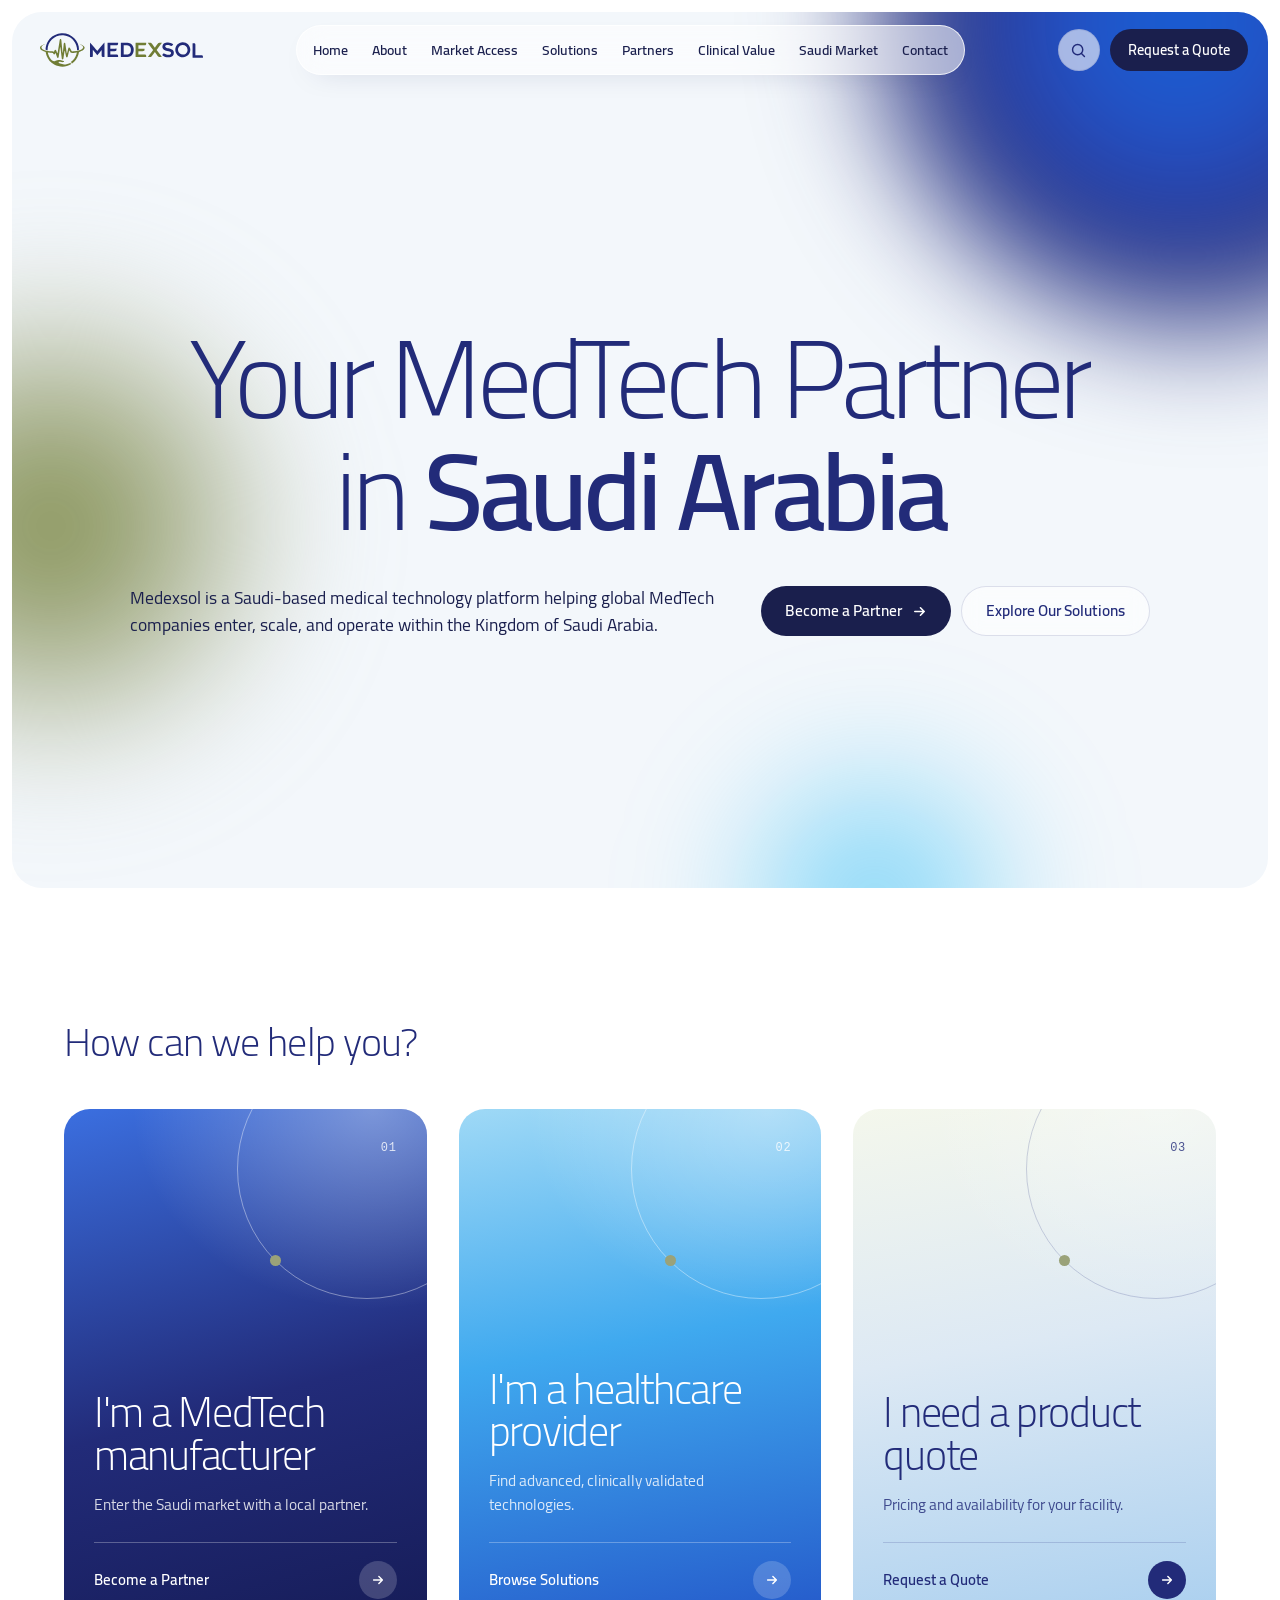
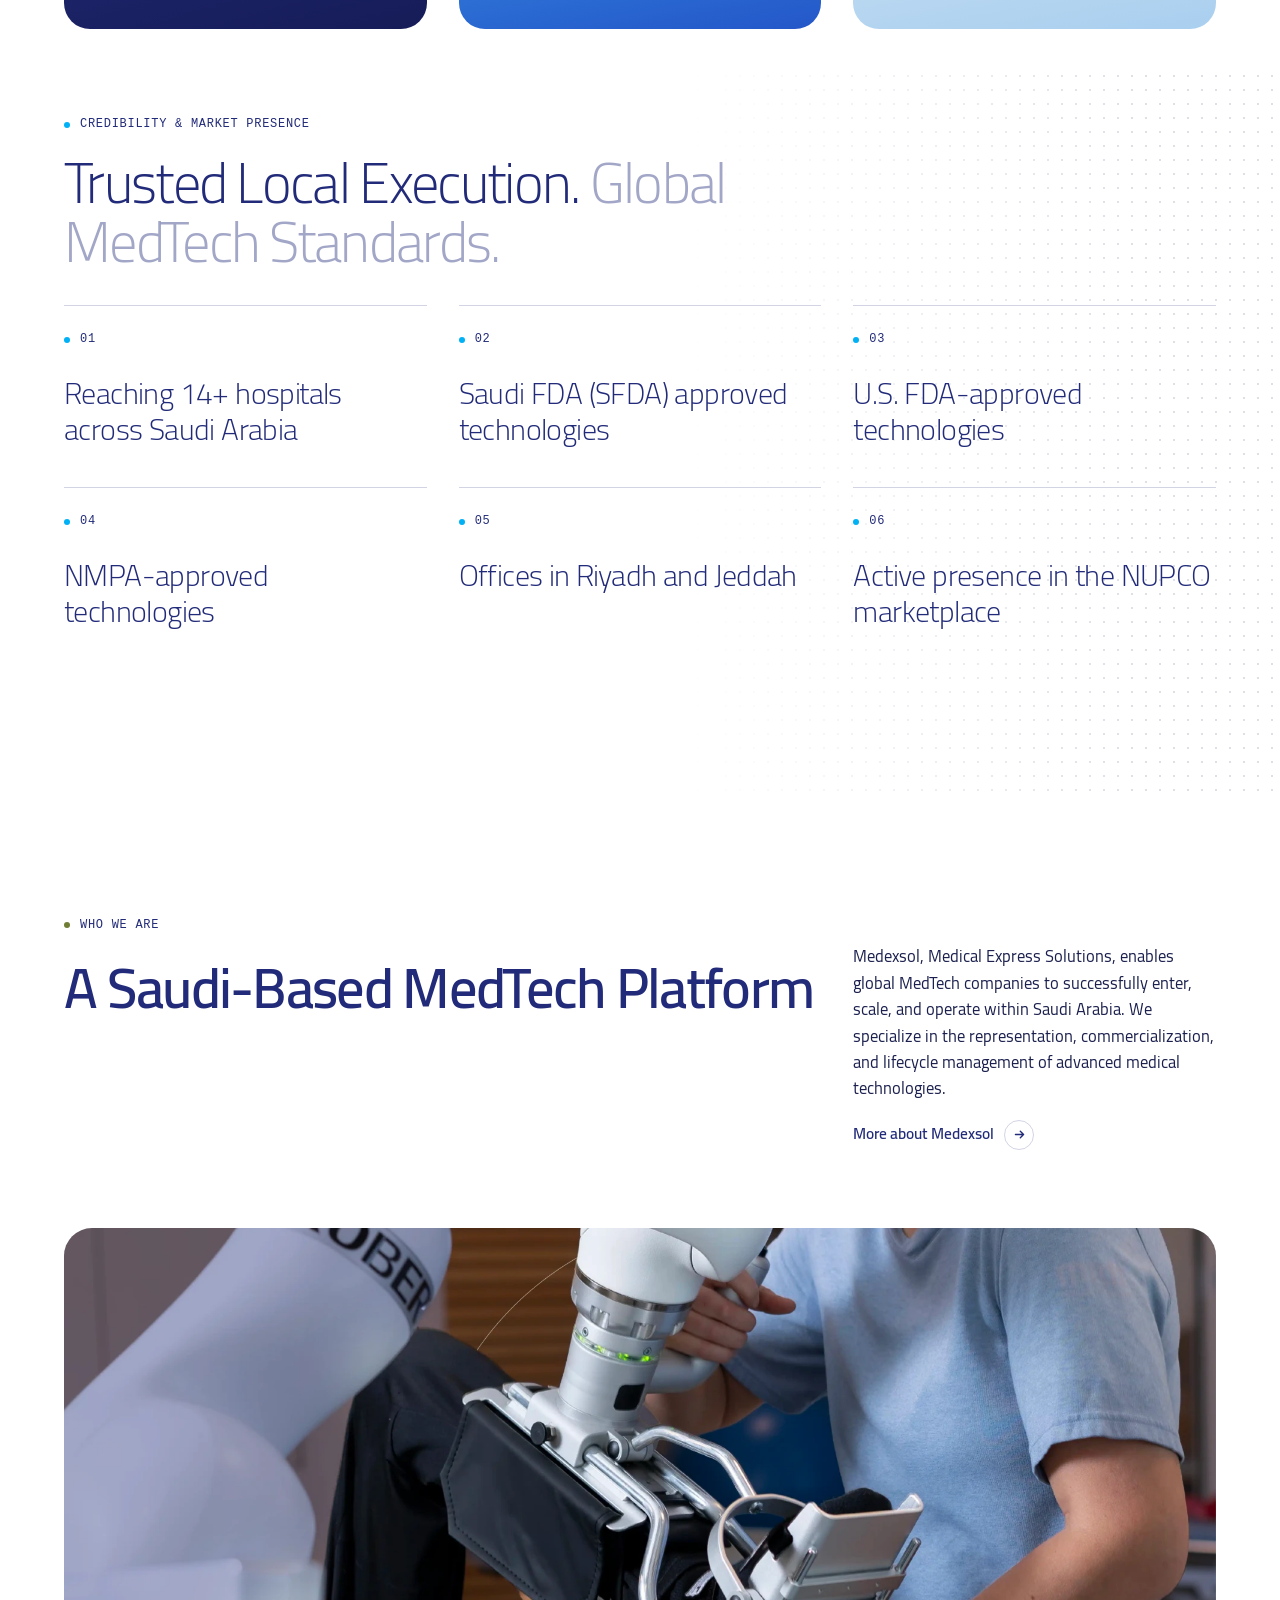
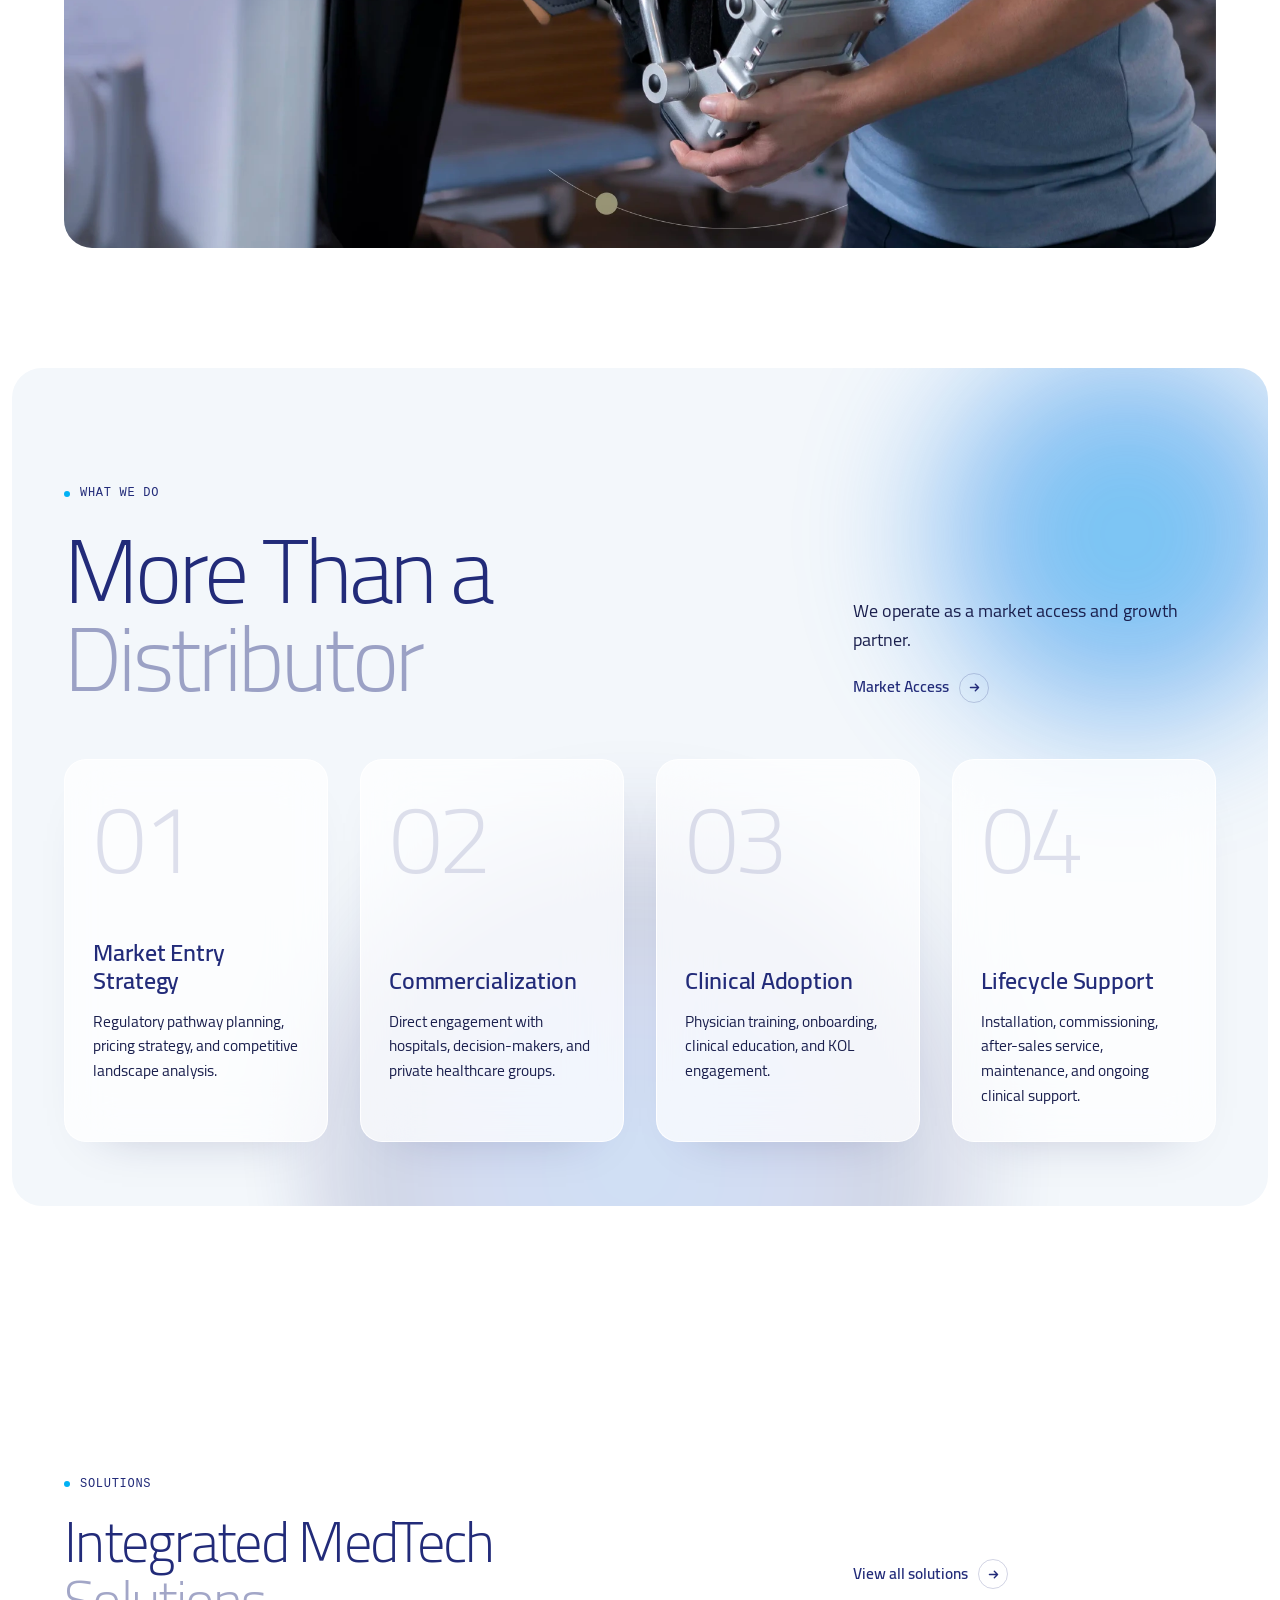
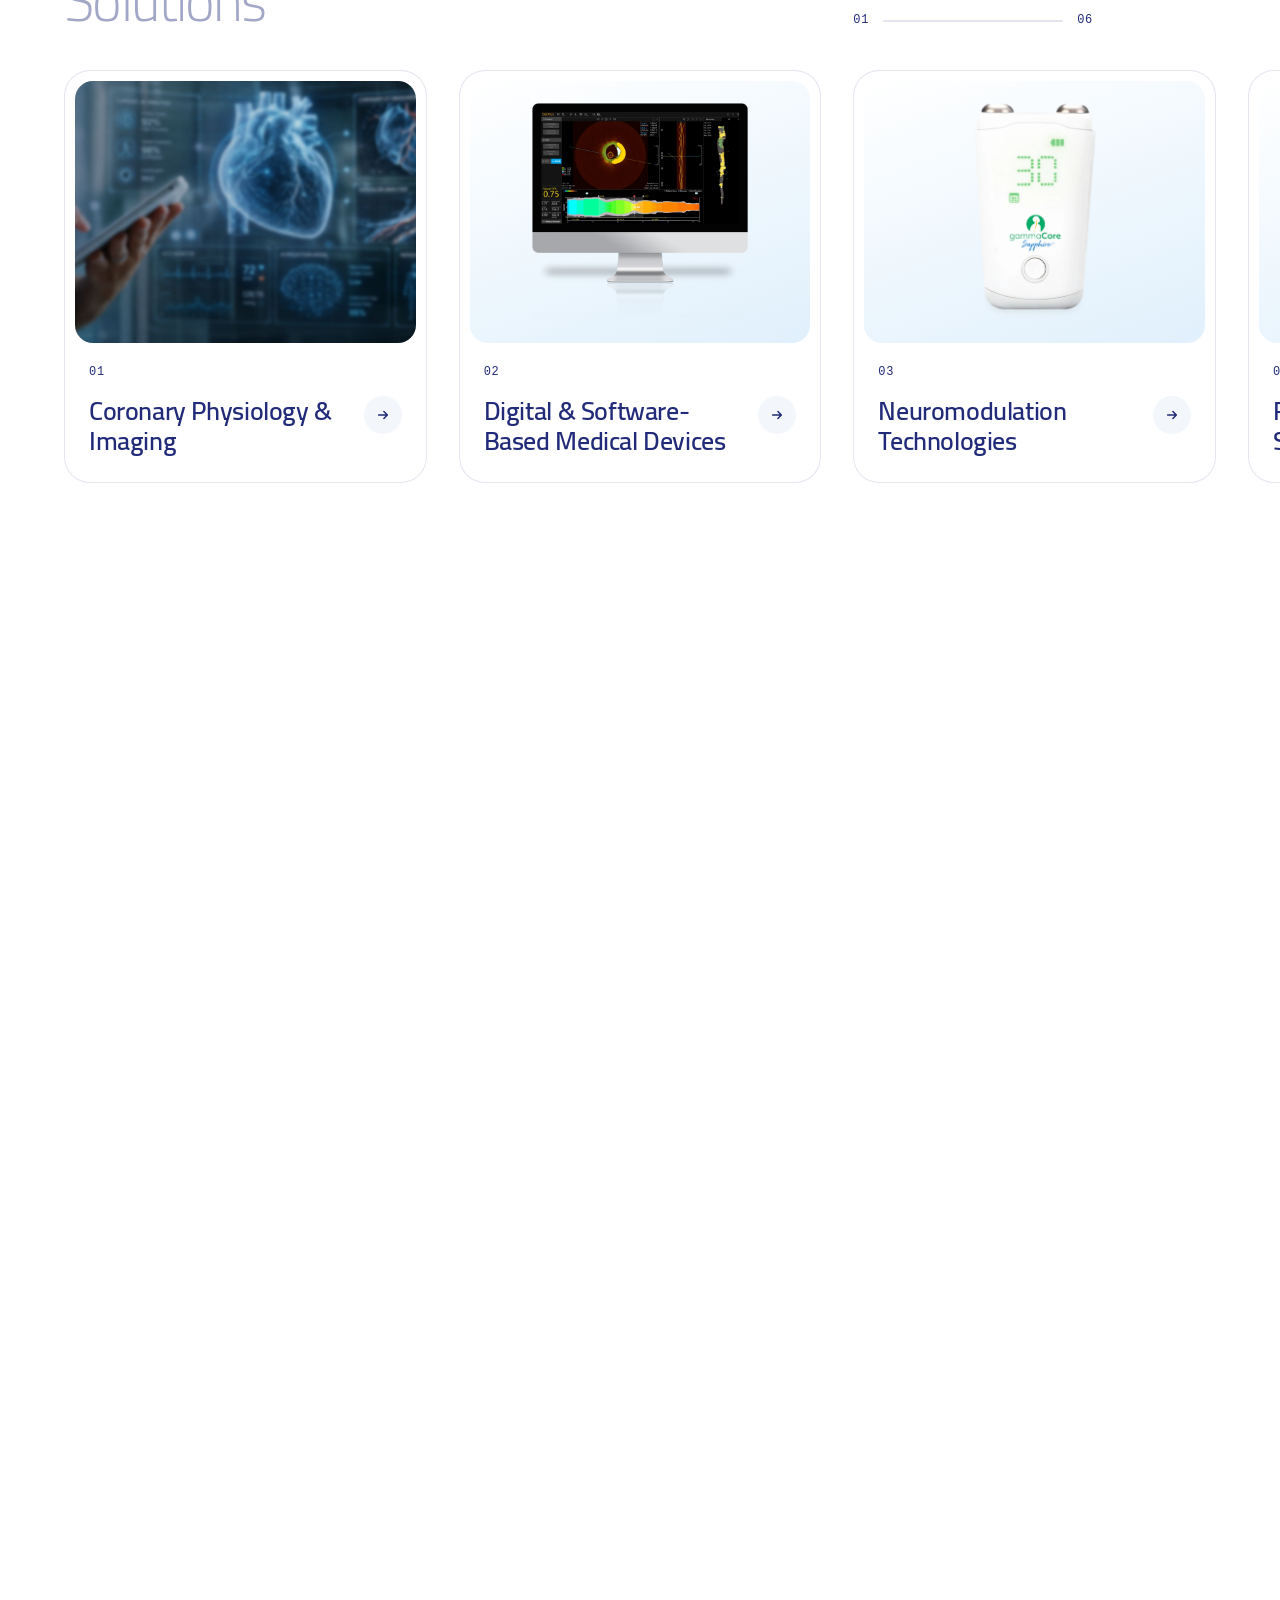
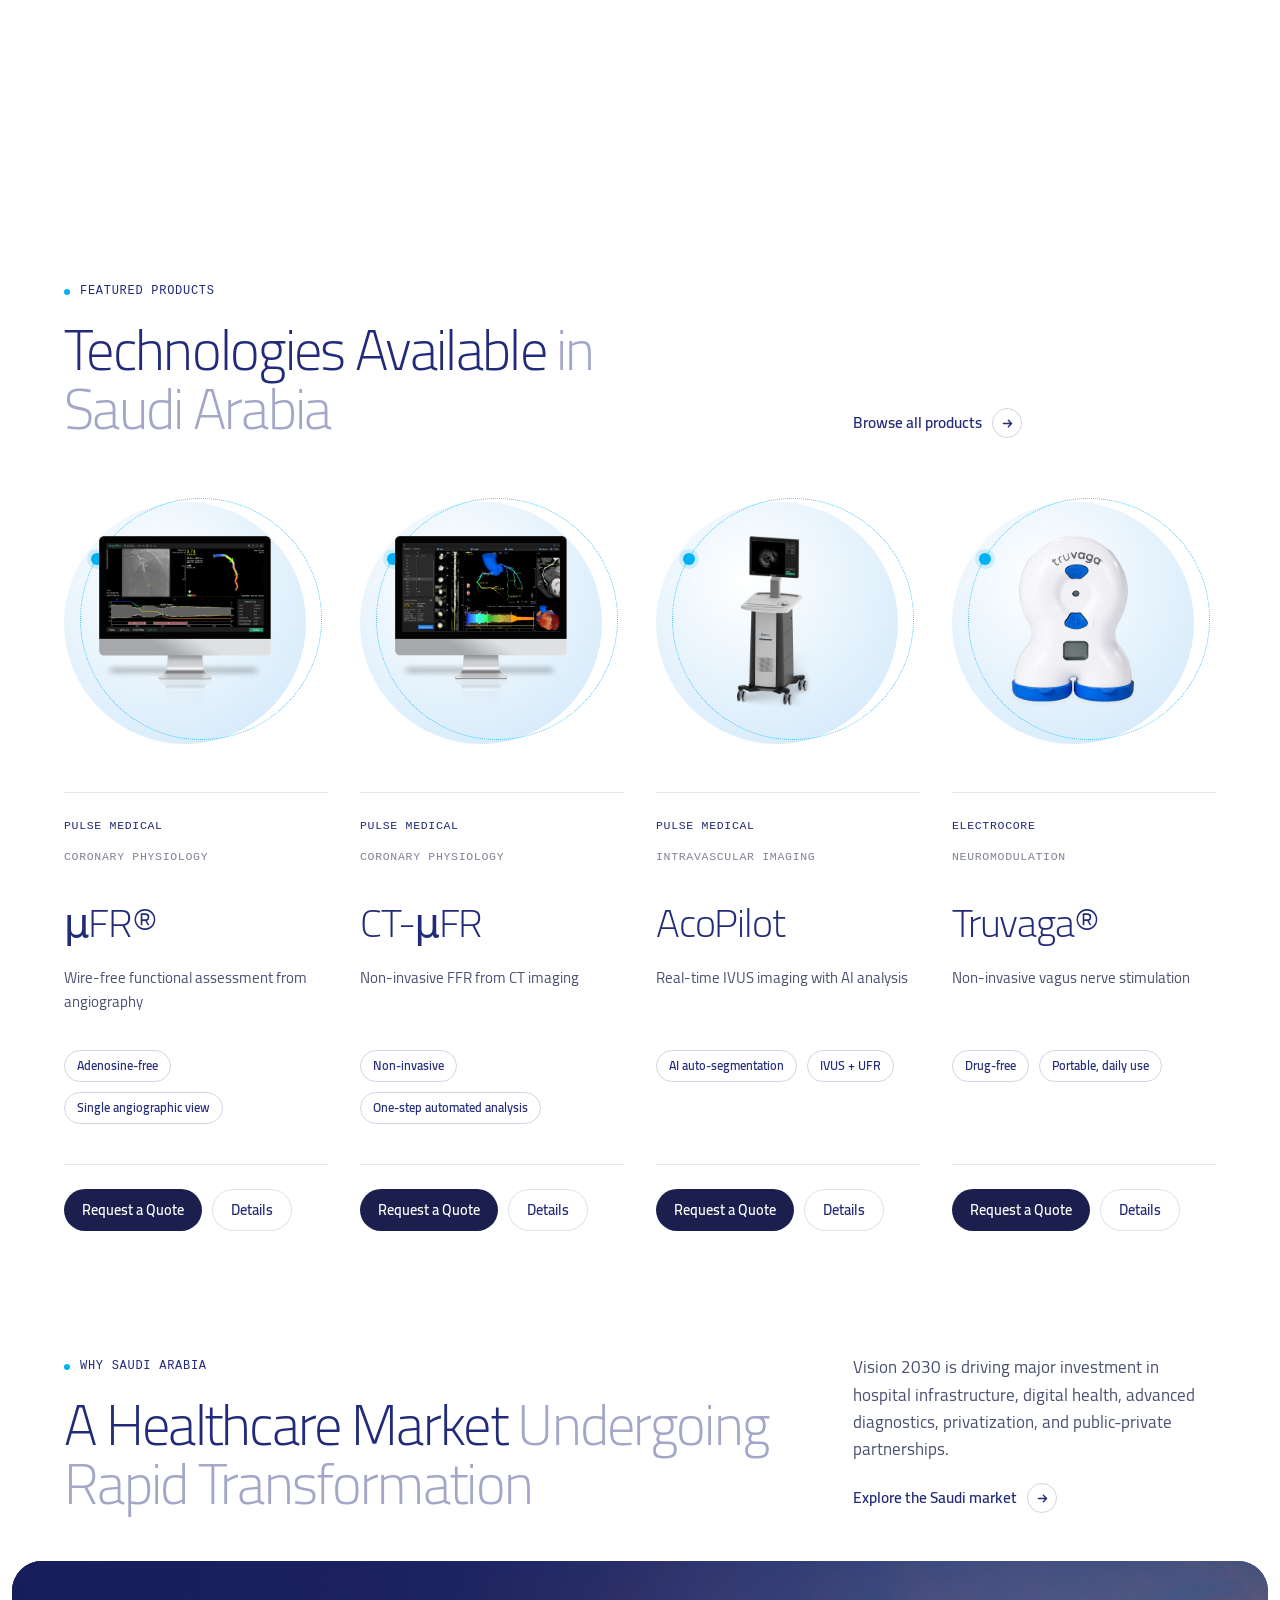
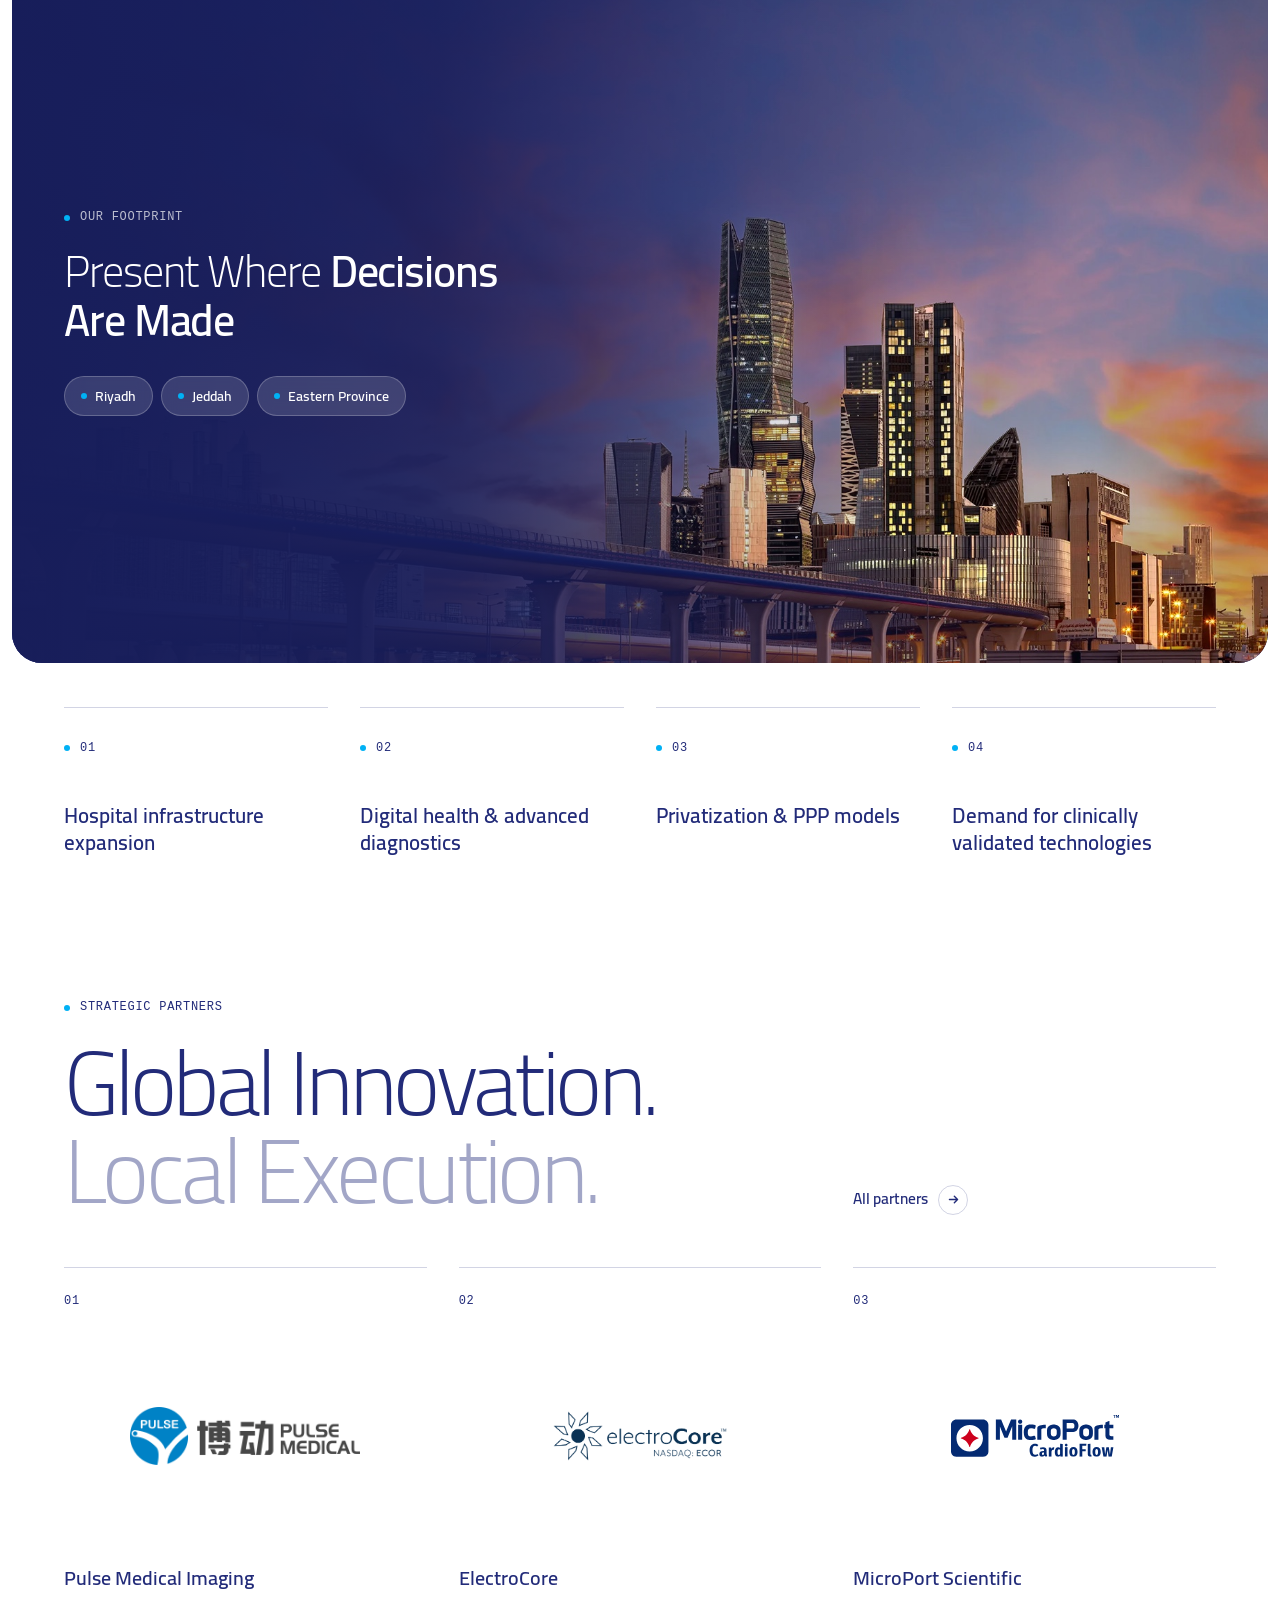
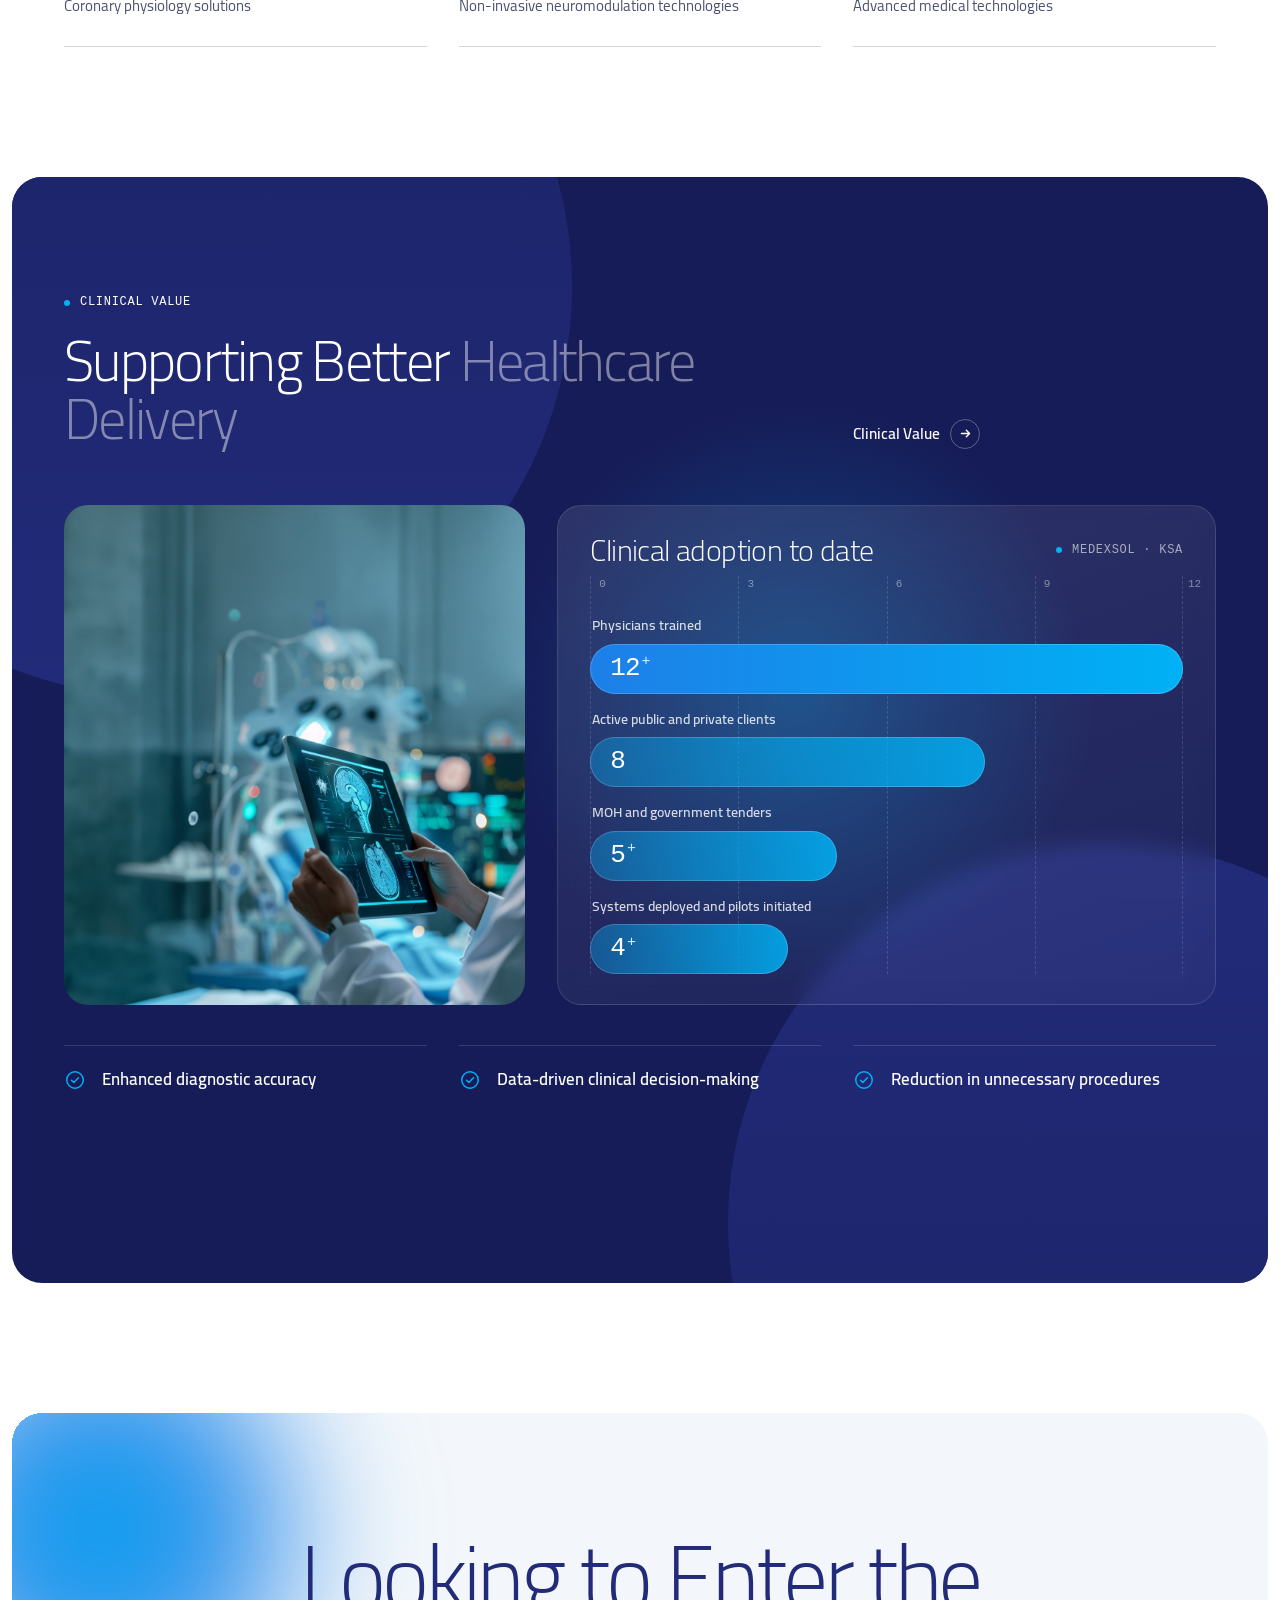
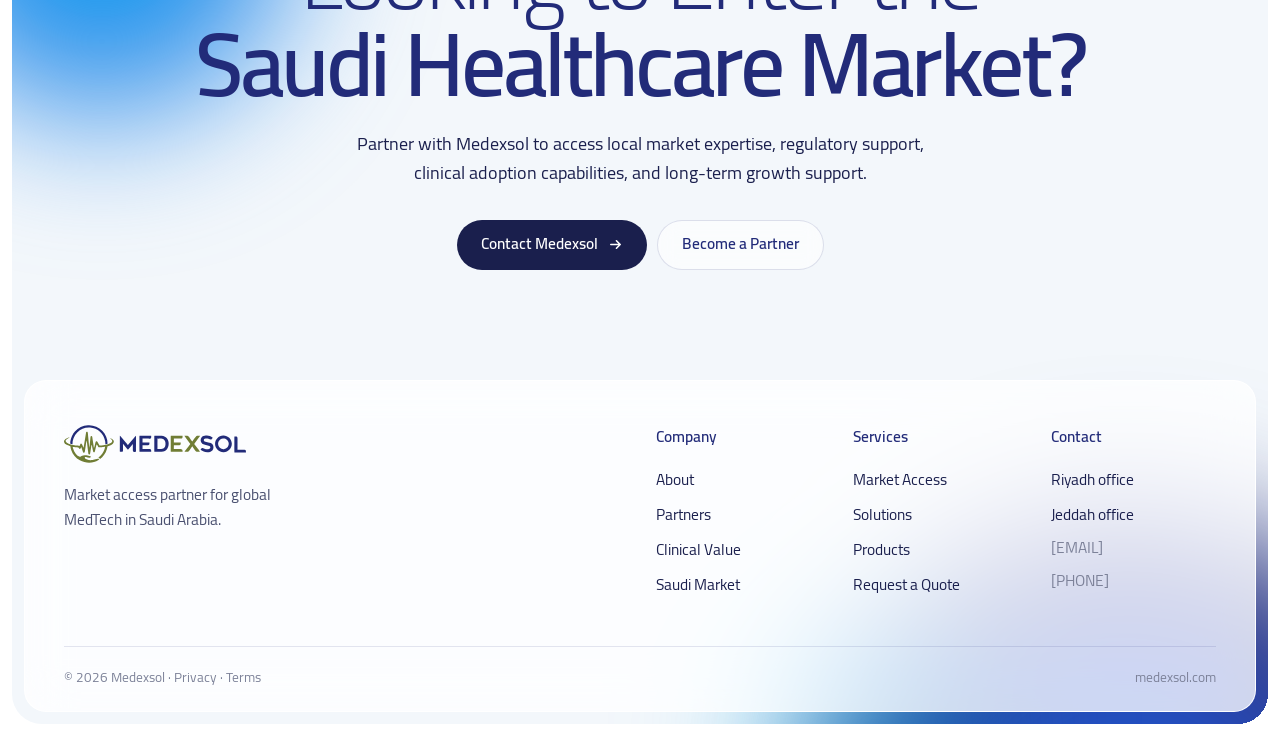
<file: direction-2/index.html>
<!DOCTYPE html>
<html lang="en">
<head>
<meta charset="utf-8">
<meta name="viewport" content="width=device-width, initial-scale=1">
<title>Medexsol | Your MedTech Partner in Saudi Arabia</title>
<meta name="description" content="Saudi-based MedTech platform helping global medical technology companies enter, scale, and operate in Saudi Arabia.">
<link rel="icon" href="assets/logo/medexsol-h-color.svg">
<style>
/* =========================================================
   MEDEXSOL — HOMEPAGE DIRECTION 2 · “Clarity through glass”
   Light, refracted, editorial. Blurred signal → sharp focus.
   ========================================================= */
@font-face{font-family:Cairo;src:url(assets/fonts/cairo-300.woff) format("woff");font-weight:300;font-display:swap}
@font-face{font-family:Cairo;src:url(assets/fonts/cairo-400.woff) format("woff");font-weight:400;font-display:swap}
@font-face{font-family:Cairo;src:url(assets/fonts/cairo-600.woff) format("woff");font-weight:600;font-display:swap}
@font-face{font-family:Cairo;src:url(assets/fonts/cairo-700.woff) format("woff");font-weight:700;font-display:swap}

:root{
  /* Brand board */
  --navy:#222B79; --navy-deep:#161C57; --cyan:#00B1F5; --cyan-ink:#0079B8;
  --olive:#707D35; --olive-soft:#9AA279; --ice:#E0F0FC; --grey:#919191; --grey-pale:#E6E6E6;
  /* Direction 2 surfaces */
  --canvas:#F3F7FB; --paper:#FFFFFF; --ink:#1A1F4D; --body:#4A5070; --muted:#7D8299; --hair:rgba(34,43,121,.12); --hair-2:rgba(34,43,121,.2);
  --mono:ui-monospace,"SF Mono",SFMono-Regular,Menlo,Consolas,monospace;
  /* One desktop grid: 12 columns, shared margin + gutter, used by every section */
  --wrap:1312px; --pad:64px; --gut:32px; --inset:12px;
  --ease:cubic-bezier(.2,.7,.2,1); --out:cubic-bezier(.16,1,.3,1);
}
*{box-sizing:border-box;margin:0;padding:0}
html{scroll-behavior:smooth}
body{font-family:Cairo,system-ui,sans-serif;font-size:17px;line-height:1.6;color:var(--body);background:var(--paper);-webkit-font-smoothing:antialiased;overflow-x:hidden}
img{display:block;max-width:100%}
a{color:inherit;text-decoration:none}
button{font:inherit;color:inherit;background:none;border:0;cursor:pointer}
ul{list-style:none}
:focus-visible{outline:2px solid var(--cyan);outline-offset:3px;border-radius:6px}
::selection{background:var(--ice);color:var(--navy)}
.wrap{max-width:calc(var(--wrap) + var(--pad)*2);margin:0 auto;padding:0 var(--pad)}
/* same content box when nested inside an inset canvas (canvas sits var(--inset) in from the viewport) */
.wrap-in{max-width:calc(var(--wrap) + (var(--pad) - var(--inset))*2);margin:0 auto;padding:0 calc(var(--pad) - var(--inset))}
.g12{display:grid;grid-template-columns:repeat(12,minmax(0,1fr));column-gap:var(--gut)}
.skip{position:absolute;left:-9999px}
.skip:focus{left:16px;top:16px;z-index:100;background:#fff;padding:8px 14px;border-radius:8px}

/* ---------- Type system: huge light display + small mono metadata ---------- */
.tag{font-family:var(--mono);font-size:12px;letter-spacing:.06em;text-transform:uppercase;color:var(--muted);display:inline-flex;align-items:center;gap:10px}
.tag b{font-weight:400;color:var(--navy)}
.tag .dot{width:6px;height:6px;border-radius:50%;background:var(--cyan);flex:none}
.tag .dot.ol{background:var(--olive)}
.d-xxl{font-weight:300;font-size:clamp(84px,8.6vw,136px);line-height:.96;letter-spacing:-.045em;color:var(--navy)}
.d-xl{font-weight:300;font-size:clamp(64px,7vw,112px);line-height:.98;letter-spacing:-.04em;color:var(--navy)}
.d-l{font-weight:300;font-size:clamp(46px,4.4vw,68px);line-height:1.04;letter-spacing:-.03em;color:var(--navy)}
.d-m{font-weight:300;font-size:40px;line-height:1.12;letter-spacing:-.022em;color:var(--navy)}
.d-l strong,.d-m strong,.d-xl strong{font-weight:600}
.soft{color:rgba(34,43,121,.42)}
.lead{font-size:19px;line-height:1.6;color:var(--body)}

/* ---------- Buttons ---------- */
.btn{display:inline-flex;align-items:center;gap:10px;height:50px;padding:0 24px;border-radius:999px;font-size:15.5px;font-weight:600;white-space:nowrap;transition:background .3s var(--ease),color .3s,border-color .3s,box-shadow .3s}
.btn svg{width:15px;height:15px;transition:transform .35s var(--ease)}
.btn:hover svg{transform:translateX(3px)}
.btn-ink{background:var(--ink);color:#fff}
.btn-ink:hover{background:var(--navy)}
.btn-glass{background:rgba(255,255,255,.6);color:var(--navy);border:1px solid rgba(34,43,121,.14);backdrop-filter:blur(10px);-webkit-backdrop-filter:blur(10px)}
.btn-glass:hover{background:#fff;border-color:rgba(34,43,121,.3)}
.btn-white{background:#fff;color:var(--navy)}
.btn-white:hover{background:var(--ice)}
.btn-line{color:#fff;border:1px solid rgba(255,255,255,.3)}
.btn-line:hover{border-color:#fff}
.btn-sm{height:42px;padding:0 18px;font-size:14.5px}
.arrow-link{display:inline-flex;align-items:center;gap:10px;font-weight:600;font-size:15.5px;color:var(--navy)}
.arrow-link i{width:30px;height:30px;border-radius:50%;border:1px solid var(--hair-2);display:grid;place-items:center;transition:background .3s,color .3s,border-color .3s,transform .4s var(--ease)}
.arrow-link i svg{width:13px;height:13px}
.arrow-link:hover i{background:var(--navy);border-color:var(--navy);color:#fff;transform:rotate(-45deg)}
.arrow-link.on-dark{color:#fff}
.arrow-link.on-dark i{border-color:rgba(255,255,255,.3)}
.arrow-link.on-dark:hover i{background:#fff;color:var(--navy);border-color:#fff}

/* ---------- Images that settle into place ---------- */
.focus{position:relative;overflow:hidden;isolation:isolate}
.focus>img{width:100%;height:100%;object-fit:cover;transform:scale(1.06);transition:transform 2.2s var(--out)}
.focus.in>img{transform:scale(1)}

/* ---------- Header ---------- */
.hdr{position:fixed;left:var(--inset);right:var(--inset);top:var(--inset);z-index:50;pointer-events:none}
.hdr-in{display:flex;align-items:center;gap:24px;height:76px;padding:0 20px 0 28px;border-radius:22px;transition:background .4s var(--ease),box-shadow .4s var(--ease),backdrop-filter .4s;pointer-events:auto}
.hdr.scrolled .hdr-in{background:rgba(255,255,255,.72);backdrop-filter:blur(18px) saturate(1.4);-webkit-backdrop-filter:blur(18px) saturate(1.4);box-shadow:0 0 0 1px rgba(34,43,121,.07),0 18px 40px -26px rgba(22,28,87,.35)}
.brand img{height:34px;width:auto}
.nav{margin:0 auto;display:flex;gap:2px;padding:5px;border-radius:999px;background:rgba(255,255,255,.55);border:1px solid rgba(255,255,255,.8);backdrop-filter:blur(14px);-webkit-backdrop-filter:blur(14px);box-shadow:0 10px 30px -20px rgba(22,28,87,.35)}
.hdr.scrolled .nav{background:transparent;border-color:transparent;box-shadow:none;backdrop-filter:none;-webkit-backdrop-filter:none}
.nav a{font-size:14.5px;font-weight:600;color:var(--ink);padding:8px 15px;border-radius:999px;transition:background .25s,color .25s;white-space:nowrap}
.nav a:hover{background:rgba(34,43,121,.06)}
.nav a.cur{background:var(--ink);color:#fff}
.hdr-act{display:flex;gap:10px;align-items:center}
.icon-btn{width:42px;height:42px;border-radius:50%;display:grid;place-items:center;color:var(--navy);background:rgba(255,255,255,.6);border:1px solid rgba(34,43,121,.1);transition:background .25s}
.icon-btn:hover{background:#fff}
.icon-btn svg{width:17px;height:17px}
.hdr-bar{position:absolute;left:28px;right:28px;bottom:0;height:1px;background:transparent;overflow:hidden;border-radius:2px}
.hdr-bar span{display:block;height:100%;width:0;background:var(--cyan)}
@media (max-width:1320px){.nav a{padding:8px 11px;font-size:14px}}

/* ---------- 01 Hero: fluted canvas ---------- */
.hero{padding:var(--inset)}
.canvas{position:relative;border-radius:30px;overflow:hidden;background:var(--canvas);isolation:isolate}
.hero .canvas{height:calc(100vh - var(--inset)*2);min-height:780px;max-height:1000px;display:flex;flex-direction:column}
.light{position:absolute;inset:0;z-index:0;overflow:hidden}
.orb{position:absolute;border-radius:50%;will-change:transform;filter:blur(56px)}
.orb-a{width:56vw;height:56vw;max-width:860px;max-height:860px;right:-24vw;top:-30vw;background:radial-gradient(circle at 45% 55%,#0E64D8 0%,#2A4FC4 26%,var(--navy) 44%,rgba(34,43,121,0) 68%);animation:driftA 18s ease-in-out infinite alternate}
.orb-b{width:42vw;height:42vw;max-width:640px;max-height:640px;left:-18vw;top:28%;background:radial-gradient(circle,var(--cyan) 0%,#2B8BEA 30%,rgba(0,177,245,0) 66%);animation:driftB 22s ease-in-out infinite alternate}
/* hero: left glow in the two brand olives */
.hero .orb-b{background:radial-gradient(circle,rgba(112,125,53,.9) 0%,rgba(112,125,53,.7) 20%,rgba(154,162,121,.55) 42%,rgba(154,162,121,0) 68%)}
.orb-c{width:30vw;height:30vw;max-width:460px;max-height:460px;right:16%;bottom:-16vw;background:radial-gradient(circle,rgba(0,177,245,.55) 0%,rgba(0,177,245,0) 66%);animation:driftA 26s ease-in-out infinite alternate-reverse}
.orb-d{width:14vw;height:14vw;max-width:220px;max-height:220px;left:24%;top:8%;background:radial-gradient(circle,rgba(112,125,53,.35) 0%,rgba(112,125,53,0) 66%)}
@keyframes driftA{from{transform:translate(0,0)}to{transform:translate(-4vw,3vw)}}
@keyframes driftB{from{transform:translate(0,0)}to{transform:translate(5vw,-3vw)}}
.hero-body{position:relative;z-index:4;flex:1;display:flex;flex-direction:column;align-items:center;justify-content:center;text-align:center;padding:110px var(--pad) 0}
.hero-body .tag{color:var(--navy);background:rgba(255,255,255,.66);padding:7px 14px;border-radius:999px;border:1px solid rgba(255,255,255,.9)}
.hero h1{margin:26px 0 0}
.hero h1 .ln{display:block;overflow:hidden;padding-bottom:.06em}
.hero h1 .ln>span{display:block;transform:translateY(105%);transition:transform 1.2s var(--out)}
.loaded .hero h1 .ln>span{transform:none}
.loaded .hero h1 .ln:nth-child(2)>span{transition-delay:.12s}
.hero h1 em{font-style:normal;font-weight:600}
.hero-sub{display:flex;align-items:center;gap:36px;margin-top:34px;text-align:left}
.hero-sub p{font-size:17.5px;line-height:1.55;color:var(--ink);max-width:34em}
.hero-cta{display:flex;gap:10px;flex:none}
.hero-meta{position:relative;z-index:4;width:100%}
.hero-meta .g12{border-top:1px solid rgba(34,43,121,.14)}
.hero-meta .g12>div{grid-column:span 4;padding:20px 0 26px;display:flex;flex-direction:column;gap:4px}
.hero-meta .tag{font-size:11px}
.hero-meta strong{font-weight:600;font-size:15.5px;color:var(--navy)}

/* ---------- 02 Paths: tall gradient glass cards ---------- */
.paths{padding:120px 0 40px}
.paths-head{align-items:end;margin-bottom:44px}
.paths-head .d-m{grid-column:1/span 8}
.paths-head p{grid-column:9/span 4;font-size:16px;color:var(--muted)}
.path-row>.pcard{grid-column:span 4}
.pcard{position:relative;border-radius:26px;min-height:520px;padding:30px;display:flex;flex-direction:column;overflow:hidden;color:#fff;isolation:isolate;transition:transform .6s var(--out),box-shadow .6s var(--out)}
.pcard::before{content:"";position:absolute;inset:0;z-index:-2;background:var(--g);transition:transform 1.2s var(--out)}
.pcard::after{content:"";position:absolute;inset:0;z-index:-1;background:radial-gradient(120% 70% at 85% 0%,rgba(255,255,255,.35),rgba(255,255,255,0) 55%)}
.pcard:hover::before{transform:scale(1.12)}
.pcard.a{--g:linear-gradient(165deg,#3B6FE0 0%,var(--navy) 55%,var(--navy-deep) 100%)}
.pcard.b{--g:linear-gradient(170deg,#9FD9F6 0%,#3FA9EF 45%,#2457C9 100%)}
.pcard.c{--g:linear-gradient(170deg,#F4F7EC 0%,#DDE9F4 45%,#A9CFEF 100%);color:var(--navy)}
.pcard .orbit{position:absolute;right:-70px;top:-70px;width:260px;height:260px;border-radius:50%;border:1px solid rgba(255,255,255,.4);z-index:0;pointer-events:none}
.pcard.c .orbit{border-color:rgba(34,43,121,.2)}
/* muted-olive dot sitting exactly on the orbit path (lower-left, 135°) */
.pcard .orbit::after{content:"";position:absolute;width:11px;height:11px;border-radius:50%;background:var(--olive-soft);left:calc(50% - 35.355% - 5.5px);top:calc(50% + 35.355% - 5.5px)}
.pcard>*:not(.orbit){position:relative;z-index:1}
.pcard .top{display:flex;justify-content:space-between;font-family:var(--mono);font-size:12px;letter-spacing:.06em;text-transform:uppercase;opacity:.8}
.pcard h3{margin-top:auto;font-weight:300;font-size:42px;line-height:1.02;letter-spacing:-.03em}
.pcard p{font-size:15.5px;line-height:1.5;opacity:.82;margin:16px 0 26px;max-width:22em}
.pcard .go{display:flex;justify-content:space-between;align-items:center;padding-top:18px;border-top:1px solid rgba(255,255,255,.28);font-weight:600;font-size:15px}
.pcard.c .go{border-color:rgba(34,43,121,.18)}
.pcard .go i{width:38px;height:38px;border-radius:50%;background:rgba(255,255,255,.18);display:grid;place-items:center;transition:transform .4s var(--ease),background .3s}
.pcard.c .go i{background:var(--navy);color:#fff}
.pcard:hover .go i{transform:rotate(-45deg);background:#fff;color:var(--navy)}
.pcard.c:hover .go i{background:var(--navy);color:#fff}
.pcard .go svg{width:14px;height:14px}

/* ---------- 03 Who we are ---------- */
.who{padding:110px 0 120px}
/* opening block follows the “More than a distributor” layout: big headline left, compact text right */
.who-grid{align-items:start}
.who-grid .rgt{padding-top:34px}
.who-grid .lft{grid-column:1/span 8}
.who-grid .lft .d-l{margin-top:22px;max-width:15em}
.who-grid .rgt{grid-column:9/span 4;display:flex;flex-direction:column;gap:18px;padding-bottom:6px}
.who-grid .rgt .lead{font-size:16.5px;line-height:1.6;color:var(--ink)}
.who-grid .meta{display:flex;flex-direction:column;gap:14px}
.who-grid .meta div{padding-top:12px;border-top:1px solid var(--hair)}
.who-grid .meta b{display:block;font-weight:600;color:var(--navy);font-size:15px}
.who-grid .meta span{font-size:14.5px;line-height:1.5}
.who-img{margin-top:72px;height:620px;border-radius:28px;background:#E8EEF3}
.who-img>img{object-position:50% 38%}
.who-img .cap{position:absolute;left:28px;bottom:26px;z-index:3;display:flex;gap:10px;align-items:center;background:rgba(255,255,255,.78);backdrop-filter:blur(10px);-webkit-backdrop-filter:blur(10px);padding:10px 16px;border-radius:999px;font-weight:600;font-size:14px;color:var(--navy)}
.who-img .cap i{width:7px;height:7px;border-radius:50%;background:var(--olive)}
.who-img .cnt{position:absolute;right:28px;bottom:26px;z-index:3;font-family:var(--mono);font-size:11.5px;letter-spacing:.06em;text-transform:uppercase;color:var(--navy);background:rgba(255,255,255,.78);backdrop-filter:blur(10px);-webkit-backdrop-filter:blur(10px);padding:11px 16px;border-radius:999px}

/* ---------- 04 Credentials ledger ---------- */
.cred{padding:40px 0 130px;position:relative;overflow:hidden}
.cred .dots{position:absolute;right:0;top:0;width:46%;height:100%;pointer-events:none;opacity:.6;background-image:radial-gradient(#C9CCD6 1.1px,transparent 1.5px);background-size:14px 14px;-webkit-mask-image:linear-gradient(90deg,transparent,#000 75%);mask-image:linear-gradient(90deg,transparent,#000 75%)}
.cred-top{position:relative;align-items:end;padding-bottom:34px}
.cred-top .d-xl{grid-column:1/span 8;letter-spacing:-.05em}
.cred-top p{grid-column:9/span 4;font-size:17px;margin-bottom:14px}
.cred-top p b{display:block;font-weight:600;color:var(--navy);font-size:19px}
.ledger{position:relative;border-top:1px solid var(--hair-2)}
.lrow{display:grid;grid-template-columns:repeat(12,minmax(0,1fr));column-gap:var(--gut);align-items:center;padding:26px 0;border-bottom:1px solid var(--hair);position:relative;transition:background .3s}
.lrow::before{content:"";position:absolute;left:0;bottom:-1px;height:1px;width:0;background:var(--cyan);transition:width .9s var(--out)}
.lrow:hover::before{width:100%}
.lrow .k{grid-column:1/span 2;font-family:var(--mono);font-size:12px;letter-spacing:.06em;text-transform:uppercase;color:var(--muted);display:flex;gap:12px;align-items:center}
.lrow .k em{font-style:normal;color:var(--navy)}
.lrow .v{grid-column:3/span 6;font-weight:300;font-size:46px;line-height:1;letter-spacing:-.03em;color:var(--navy);display:flex;align-items:baseline;white-space:nowrap}
.lrow .v small{font-size:46px;color:var(--cyan)}
.lrow .v .sep{width:8px;height:8px;border-radius:50%;background:var(--cyan);display:inline-block;margin:0 16px;transform:translateY(-10px)}
.lrow .d{grid-column:9/span 4;font-size:16px;color:var(--body)}

/* ---------- 05 What we do: glass columns ---------- */
.what{padding:0 var(--inset)}
.what .canvas{padding:110px 0 64px}
.what-head{position:relative;z-index:4;align-items:end;margin-bottom:56px}
.what-head .lft{grid-column:1/span 8}
.what-head .lft .d-xl{margin-top:22px}
.what-head p{grid-column:9/span 4;font-size:18px;color:var(--ink)}
/* the blue shape behind the columns is faded right back so copy reads cleanly */
.what .light .orb-a{right:auto;left:22%;top:auto;bottom:-24vw;width:60vw;height:60vw;max-width:980px;max-height:980px;opacity:.16;filter:blur(30px)}
.what .light .orb-b{left:auto;right:-10vw;top:-8vw;opacity:.55}
.cols{position:relative;z-index:4;grid-template-rows:auto minmax(110px,1fr) auto}
.cols>.col{grid-column:span 3;grid-row:span 3;display:grid;grid-template-rows:subgrid;row-gap:0}
.col h3{align-self:end}
.col{position:relative;padding:30px 28px 32px;border-radius:22px;border:1px solid rgba(255,255,255,.9);background:rgba(255,255,255,.72);backdrop-filter:blur(26px) saturate(1.2);-webkit-backdrop-filter:blur(26px) saturate(1.2);box-shadow:0 24px 50px -40px rgba(22,28,87,.35);transition:background .5s var(--ease)}
.col:hover{background:rgba(255,255,255,.94)}
.col .n{font-family:var(--mono);font-size:12px;letter-spacing:.06em;color:var(--navy);display:flex;justify-content:space-between}
.col .n span{color:var(--muted)}
.col .big{font-weight:300;font-size:96px;line-height:1;letter-spacing:-.05em;color:rgba(34,43,121,.14);margin-top:0;transition:color .5s}
.col:hover .big{color:var(--cyan)}
.col h3{font-weight:600;font-size:24px;line-height:1.18;color:var(--navy);letter-spacing:-.01em}
.col ul{margin-top:16px}
.col li{font-size:15px;line-height:1.45;color:var(--ink);padding:9px 0;border-top:1px solid rgba(34,43,121,.12);display:flex;gap:10px}
.col li::before{content:"";flex:none;width:5px;height:5px;border-radius:50%;background:var(--navy);margin-top:9px}
.what-foot{position:relative;z-index:4;align-items:center;margin-top:40px}
.what-foot p{grid-column:1/span 8;font-size:17px;color:var(--ink)}
.what-foot .arrow-link,.pt-foot .arrow-link,.cv-foot .arrow-link{grid-column:9/span 4;justify-self:start}
.what-foot p b{font-weight:600;color:var(--navy)}

/* ---------- 06 Solutions: pinned horizontal track ---------- */
.sol{position:relative;padding-top:120px}
.sol-pin{position:sticky;top:0;height:100vh;min-height:720px;display:flex;flex-direction:column;justify-content:center;overflow:hidden}
.sol-head{align-items:end;margin-bottom:40px}
.sol-head>div:first-child{grid-column:1/span 8}
.sol-head .d-l{margin-top:18px;max-width:11em}
.sol-ctl{grid-column:9/span 4;display:flex;flex-direction:column;align-items:flex-start;gap:18px}
.sol-ctl p{font-size:16px}
.sol-prog{display:flex;align-items:center;gap:14px;font-family:var(--mono);font-size:12px;color:var(--navy);letter-spacing:.06em}
.sol-prog .bar{width:180px;height:2px;background:var(--hair);position:relative;overflow:hidden;border-radius:2px}
.sol-prog .bar span{position:absolute;inset:0;width:var(--p,0%);background:var(--navy)}
.track{display:flex;gap:var(--gut);padding-left:max(var(--pad),calc((100vw - var(--wrap))/2));padding-right:var(--pad);will-change:transform}
.scard{flex:none;width:calc((min(100vw - var(--pad)*2, var(--wrap)) - var(--gut)*11)/12*4 + var(--gut)*3);height:560px;border-radius:26px;background:#fff;border:1px solid var(--hair);overflow:hidden;display:flex;flex-direction:column;transition:border-color .3s,box-shadow .5s var(--out)}
.scard .media{height:262px;margin:10px 10px 0;border-radius:18px;background:linear-gradient(160deg,#fff,var(--ice));position:relative;overflow:hidden}
.scard .media img{width:100%;height:100%;object-fit:cover;transition:transform 1.2s var(--out)}
.scard .media.contain img{object-fit:contain;padding:22px}
.scard:hover .media img{transform:scale(1.05)}
.scard .body{padding:22px 26px 26px;display:flex;flex-direction:column;flex:1}
.scard .row{display:flex;justify-content:space-between;align-items:center;font-family:var(--mono);font-size:12px;letter-spacing:.06em;text-transform:uppercase;color:var(--muted)}
.scard .row b{font-weight:400;color:var(--navy)}
.scard h3{font-weight:600;font-size:26px;line-height:1.15;letter-spacing:-.015em;color:var(--navy);margin:14px 0 10px}
.scard p{font-size:15px;line-height:1.5}
.scard .tags{margin-top:auto;display:flex;flex-wrap:wrap;gap:6px}
.scard .tags span{font-size:12.5px;font-weight:600;color:var(--navy);background:var(--canvas);border-radius:999px;padding:5px 12px}
.scard.end{background:var(--navy);border-color:var(--navy);color:#fff;position:relative;justify-content:flex-end;padding:30px;isolation:isolate}
.scard.end::before{content:"";position:absolute;width:520px;height:520px;border-radius:50%;right:-220px;top:-200px;background:radial-gradient(circle,var(--cyan),rgba(0,177,245,0) 65%);z-index:-1;opacity:.7}
.scard.end h3{color:#fff;font-weight:300;font-size:46px;line-height:1;letter-spacing:-.035em;margin:0 0 18px}
.scard.end p{color:rgba(255,255,255,.75);margin-bottom:28px}

/* ---------- 07 Featured technologies: specimen discs ---------- */
.tech{padding:130px 0 120px}
.tech-head{align-items:end;margin-bottom:64px}
.tech-head>div{grid-column:1/span 8}
.tech-head .arrow-link{grid-column:9/span 4;justify-self:start}
.tech-head .d-l{margin-top:18px}
/* 4 cards × span 3; subgrid rows keep meta / title / copy / tags / links level across all cards */
.tech-grid{grid-template-rows:repeat(6,auto);row-gap:0}
.spec{grid-column:span 3;grid-row:span 6;display:grid;grid-template-rows:subgrid;align-content:start}
.disc{position:relative;aspect-ratio:1;margin:0 22px 0 0}
.disc .fill{position:absolute;inset:0;border-radius:50%;background:radial-gradient(circle at 38% 32%,#fff 0%,var(--ice) 62%,#CFE6F8 100%);transition:transform .8s var(--out)}
/* dotted cyan orbit + cyan dot riding on it (upper-left, ~150°) */
.disc .ring{position:absolute;inset:0;border-radius:50%;border:1.5px dotted rgba(0,177,245,.75);transform:translate(16px,-4px);transition:transform .8s var(--out)}
.disc .ring::after{content:"";position:absolute;width:12px;height:12px;border-radius:50%;background:var(--cyan);box-shadow:0 0 0 4px rgba(0,177,245,.16);left:calc(50% - 43.3% - 6px);top:calc(50% - 25% - 6px)}
.disc img{position:absolute;inset:14%;width:72%;height:72%;object-fit:contain;transition:transform .9s var(--out)}
.spec:hover .disc .fill{transform:scale(1.04)}
.spec:hover .disc .ring{transform:translate(8px,-2px) rotate(24deg)}
.spec:hover .disc img{transform:translateY(-6px) scale(1.04)}
.spec .meta{margin-top:48px;padding-top:24px;border-top:1px solid var(--hair);display:flex;flex-direction:column;gap:12px;font-family:var(--mono);font-size:11.5px;letter-spacing:.06em;text-transform:uppercase;color:var(--muted)}
.spec .meta b{font-weight:400;color:var(--navy)}
.spec h3{font-weight:300;font-size:40px;line-height:1.05;letter-spacing:-.03em;color:var(--navy);margin-top:36px}
.spec p{font-size:15px;line-height:1.6;margin-top:22px}
.spec ul{display:flex;flex-wrap:wrap;gap:10px;margin-top:36px;align-content:start}
.spec li{font-size:12.5px;font-weight:600;color:var(--navy);border:1px solid var(--hair-2);border-radius:999px;padding:5px 12px}
.spec .acts{margin-top:40px;padding-top:24px;border-top:1px solid var(--hair);display:flex;gap:22px;align-items:center}
.spec .acts a.q{font-weight:600;font-size:14.5px;color:var(--navy);border-bottom:1px solid var(--navy);padding-bottom:1px}
.spec .acts a.dt{font-size:14.5px;color:var(--muted)}
.spec .acts a.dt:hover{color:var(--navy)}

/* ---------- 08 Saudi Arabia: city through glass ---------- */
.ksa{padding:0 0 130px}
.ksa-head{align-items:end;margin-bottom:48px}
.ksa-head .lft{grid-column:1/span 8}
.ksa-head .lft .d-l{margin-top:18px}
.ksa-head .rgt{grid-column:9/span 4}
.ksa-head .rgt .lead{font-size:17px;margin-bottom:20px}
.ksa-frame{--side:max(calc(var(--pad) - var(--inset)),calc((100% - var(--wrap))/2));margin:0 var(--inset);height:min(78vh,720px);min-height:560px;border-radius:30px;background:var(--navy)}
.ksa-frame>img{object-position:62% 60%}
.ksa-frame .shade{position:absolute;inset:0;z-index:3;background:linear-gradient(0deg,rgba(22,28,87,.86) 0%,rgba(22,28,87,.35) 42%,rgba(22,28,87,0) 70%)}
.ksa-frame .over{position:absolute;left:var(--side);right:var(--side);bottom:0;z-index:4;padding:0 0 44px;align-items:end;color:#fff}
.ksa-frame .over>div:first-child{grid-column:1/span 8}
.ksa-frame .over .cities{grid-column:9/span 4}
.ksa-frame .over .tag{color:rgba(255,255,255,.7)}
.ksa-frame .over p{font-weight:300;font-size:44px;line-height:1.1;letter-spacing:-.025em;max-width:15em;margin-top:16px}
.ksa-frame .over p b{font-weight:600}
.cities{display:flex;flex-wrap:wrap;gap:8px}
.cities span{display:flex;align-items:center;gap:8px;font-size:14px;font-weight:600;padding:8px 16px;border-radius:999px;background:rgba(255,255,255,.14);border:1px solid rgba(255,255,255,.22);backdrop-filter:blur(8px);-webkit-backdrop-filter:blur(8px)}
.cities span i{width:6px;height:6px;border-radius:50%;background:var(--cyan)}
.ksa-frame .loc{position:absolute;top:32px;right:var(--side);z-index:4;font-family:var(--mono);font-size:11.5px;letter-spacing:.06em;text-transform:uppercase;color:rgba(255,255,255,.85)}
.drivers{margin-top:44px}
.drv{grid-column:span 3;padding:24px 0 6px;border-top:1px solid var(--hair-2)}
.drv .tag{color:var(--navy)}
.drv h3{font-weight:600;font-size:21px;line-height:1.25;color:var(--navy);margin-top:44px;max-width:12em}
.drv p{font-size:14.5px;color:var(--muted);margin-top:6px}

/* ---------- 09 Partners: logo field ---------- */
.partners{padding:0 0 130px}
.pt-head{align-items:end;margin-bottom:52px}
.pt-head .lft{grid-column:1/span 8}
.pt-head .lft .d-xl{margin-top:20px}
.pt-head .rgt{grid-column:9/span 4;font-size:17px}
.pt{grid-column:span 4;position:relative;min-height:380px;padding:24px 0 28px;display:flex;flex-direction:column;overflow:hidden;isolation:isolate;border-top:1px solid var(--hair-2);border-bottom:1px solid var(--hair-2)}
.pt::before{content:"";position:absolute;width:420px;height:420px;border-radius:50%;left:50%;top:44%;transform:translate(-50%,-50%) scale(.6);background:radial-gradient(circle,rgba(0,177,245,.22),rgba(0,177,245,0) 65%);opacity:0;z-index:-1;transition:opacity .6s,transform 1s var(--out)}
.pt:hover::before{opacity:1;transform:translate(-50%,-50%) scale(1)}
.pt .top{display:flex;justify-content:space-between;font-family:var(--mono);font-size:12px;letter-spacing:.06em;text-transform:uppercase;color:var(--muted)}
.pt .top b{font-weight:400;color:var(--navy)}
.pt .logo{flex:1;display:grid;place-items:center;padding:30px 0}
.pt .logo img{max-height:62px;max-width:230px;width:auto;height:auto;filter:grayscale(1) contrast(1.1);opacity:.75;transition:filter .5s,opacity .5s,transform .8s var(--out)}
.pt:hover .logo img{filter:none;opacity:1;transform:scale(1.05)}
.pt h3{font-weight:600;font-size:20px;color:var(--navy)}
.pt p{font-size:15px}
.pt-foot{align-items:center;margin-top:26px}
.pt-foot p{grid-column:1/span 8;display:flex;gap:12px;align-items:center;font-size:15px;color:var(--muted)}
.pt-foot p svg{width:20px;height:20px;color:var(--olive)}

/* ---------- 10 Clinical value: deep chapter ---------- */
.cv{padding:0 var(--inset)}
.cv .canvas{background:var(--navy-deep);color:#fff;padding:110px 0 100px}
.cv .shape{position:absolute;border-radius:50%;background:rgba(34,43,121,.9);z-index:0}
.cv .s1{width:820px;height:820px;left:-260px;top:-300px;background:linear-gradient(180deg,#1B2266,#222B79)}
.cv .s2{width:760px;height:760px;right:-220px;bottom:-320px;background:linear-gradient(0deg,#1B2266,#222B79)}
.cv .glow{position:absolute;width:640px;height:640px;right:12%;top:18%;border-radius:50%;background:radial-gradient(circle,rgba(0,177,245,.28),rgba(0,177,245,0) 65%);z-index:0}
.cv .wrap-in{position:relative;z-index:2}
.cv-head{align-items:end;margin-bottom:56px}
.cv-head .lft{grid-column:1/span 8}
.cv-head .lft .d-l{color:#fff;margin-top:18px}
.cv-head .lft .d-l .soft{color:rgba(255,255,255,.45)}
.cv-head .lead{grid-column:9/span 4;color:rgba(255,255,255,.75);font-size:17px}
.cv .tag{color:rgba(255,255,255,.6)}
.cv .tag b{color:#fff}
.cv-img{grid-column:1/span 5;border-radius:24px;min-height:500px}
.chart{grid-column:6/span 7}
.cv-img>img{object-position:80% 50%}
.cv-img .cap{position:absolute;left:22px;bottom:20px;z-index:3;font-family:var(--mono);font-size:11.5px;letter-spacing:.06em;text-transform:uppercase;color:#fff;display:flex;gap:10px;align-items:center}
.cv-img .cap i{width:6px;height:6px;border-radius:50%;background:var(--cyan)}
.chart{border-radius:24px;background:linear-gradient(160deg,rgba(255,255,255,.1),rgba(255,255,255,.03));border:1px solid rgba(255,255,255,.12);padding:28px 32px 30px;display:flex;flex-direction:column;backdrop-filter:blur(10px);-webkit-backdrop-filter:blur(10px)}
.chart-top{display:flex;justify-content:space-between;align-items:center}
.chart-top h3{font-weight:300;font-size:30px;letter-spacing:-.02em;line-height:1.1}
.plot{position:relative;margin-top:auto;padding-top:38px}
.axis{position:absolute;inset:0 0 0 0;display:grid;grid-template-columns:repeat(4,1fr);pointer-events:none}
.axis span{border-left:1px dashed rgba(255,255,255,.14);font-family:var(--mono);font-size:11px;color:rgba(255,255,255,.45);padding-left:8px}
.axis span:last-child{border-right:1px dashed rgba(255,255,255,.14);position:relative}
.axis span:last-child::after{content:"12";position:absolute;right:-6px;top:0;transform:translateX(100%)}
.bars{position:relative;display:flex;flex-direction:column;gap:14px}
.bar{display:flex;flex-direction:column;gap:7px;position:relative}
.bar .lbl{font-size:14px;font-weight:600;color:rgba(255,255,255,.82);padding-left:2px}
.bar .pill{height:50px;border-radius:999px;width:0;min-width:0;display:flex;align-items:center;padding:0 20px;overflow:hidden;white-space:nowrap;transition:width 1.6s var(--out);background:linear-gradient(90deg,rgba(0,177,245,.35),rgba(0,177,245,.85));box-shadow:inset 0 0 0 1px rgba(255,255,255,.18)}
.bar:nth-child(1) .pill{background:linear-gradient(90deg,#1D7FE8,var(--cyan))}
.bar:nth-child(2) .pill{transition-delay:.12s}.bar:nth-child(3) .pill{transition-delay:.24s}.bar:nth-child(4) .pill{transition-delay:.36s}
.in .bar .pill{width:var(--w)}
.bar .pill b{font-family:var(--mono);font-weight:400;font-size:26px;letter-spacing:-.04em;color:#fff}
.bar .pill b sup{font-size:15px;color:#D4F1FF;margin-left:2px}
.benefits{margin-top:40px}
.bf{grid-column:span 4;padding:22px 0;display:flex;gap:16px;align-items:flex-start;border-top:1px solid rgba(255,255,255,.14)}
.bf .tag{flex:none;color:var(--cyan);padding-top:4px}
.bf h3{font-weight:600;font-size:17px;line-height:1.4;color:#fff}
.cv-foot{margin-top:34px}

/* ---------- 11 CTA + footer (one glass canvas) ---------- */
.end{padding:130px var(--inset) var(--inset)}
.end .canvas{padding:120px 0 var(--inset)}
.end .light .orb-a{top:auto;bottom:-34vw;right:-20vw}
.end .light .orb-b{top:-12vw;left:-14vw}
.cta{position:relative;z-index:4;text-align:center;display:flex;flex-direction:column;align-items:center;padding:0 var(--pad)}
.cta .tag{color:var(--navy);background:rgba(255,255,255,.66);padding:7px 14px;border-radius:999px;border:1px solid rgba(255,255,255,.9)}
.cta h2{margin:26px 0 22px;max-width:12.5em}
.cta p{font-size:18px;color:var(--ink);max-width:33em}
.cta-actions{display:flex;gap:10px;margin-top:32px}
.offer{display:flex;gap:28px;margin-top:40px;font-family:var(--mono);font-size:12px;letter-spacing:.05em;text-transform:uppercase;color:var(--navy)}
.offer span{display:flex;align-items:center;gap:8px}
.offer span::before{content:"";width:6px;height:6px;border-radius:50%;background:var(--navy)}
/* footer card: its inner padding puts the content exactly on the page grid */
.ftr{--fp:40px;position:relative;z-index:4;width:calc(min(100vw - var(--pad)*2, var(--wrap)) + var(--fp)*2);margin:110px auto 0;border-radius:22px;background:rgba(255,255,255,.78);backdrop-filter:blur(24px) saturate(1.3);-webkit-backdrop-filter:blur(24px) saturate(1.3);border:1px solid rgba(255,255,255,.95);padding:44px calc(var(--fp) - 1px) 22px}
.ftr-grid{padding-bottom:40px}
.ftr-grid>div:first-child{grid-column:1/span 6}
.ftr-grid>div:not(:first-child){grid-column:span 2}
.ftr .brand img{height:38px}
.ftr .about{font-size:15.5px;margin-top:20px;max-width:21em}
.ftr h4{font-family:var(--mono);font-weight:400;font-size:11.5px;letter-spacing:.06em;text-transform:uppercase;color:var(--muted);margin-bottom:16px}
.ftr li{margin-bottom:8px}
.ftr li a{font-size:15.5px;color:var(--ink)}
.ftr li a:hover{color:var(--navy);text-decoration:underline;text-underline-offset:4px}
.ftr .ph{color:var(--muted);font-size:15.5px}
.ph-flag{display:inline-block;font-size:10.5px;font-weight:700;letter-spacing:.06em;text-transform:uppercase;color:#9A6B00;background:#FFF4D6;border-radius:6px;padding:1px 7px;margin-left:6px;vertical-align:middle}
.ftr-bot{display:flex;justify-content:space-between;padding-top:20px;border-top:1px solid var(--hair);font-size:13.5px;color:var(--muted)}
.ftr-bot a:hover{color:var(--navy)}

/* ---------- Wireframe-copy layout adjustments ---------- */
.hero-meta .g12>div.util{grid-column:1/-1;flex-direction:row;align-items:center;gap:12px}
.hero-meta .util .dot{width:6px;height:6px;border-radius:50%;background:var(--olive);flex:none}
.pcard .top{justify-content:flex-end}
.cred-top .lft{grid-column:1/span 8}
.cred-top .lft .d-l{margin-top:18px}
.ledger.g12{border-top:0;row-gap:0}
.ledger .cell{grid-column:span 4;padding:24px 0 40px;border-top:1px solid var(--hair-2);display:flex;flex-direction:column;gap:26px}
.ledger .cell .tag{color:var(--navy)}
.ledger .cell p{font-weight:300;font-size:30px;line-height:1.2;letter-spacing:-.02em;color:var(--navy);max-width:12em}
.what-head .rgt{grid-column:9/span 4;display:flex;flex-direction:column;align-items:flex-start;gap:18px}
.what-head .rgt p{font-size:18px;color:var(--ink)}
.col p{margin-top:14px;font-size:15.5px;line-height:1.6;color:var(--ink)}
.sol-ctl{gap:22px}
.sol-pin>.wrap{width:100%}
.scard{height:auto;color:inherit}
.scard .body{padding:20px 24px 26px}
.scard .ttl{display:flex;justify-content:space-between;align-items:flex-start;gap:18px;margin-top:14px}
.scard .ttl h3{margin:0;min-height:2.3em}
.scard .ttl i{flex:none;width:38px;height:38px;border-radius:50%;display:grid;place-items:center;background:var(--canvas);color:var(--navy);transition:background .3s,color .3s}
.scard .ttl i svg{width:14px;height:14px}
.scard:hover .ttl i,.scard:active .ttl i{background:var(--navy);color:#fff}
.spec .acts{gap:10px}
.pt-head .rgt,.cv-head .rgt{grid-column:9/span 4;justify-self:start}
.bf{align-items:center}
.bf .chk{flex:none;width:22px;height:22px;color:var(--cyan)}
.cta h2{margin-top:0;max-width:none}
/* Riyadh frame: footprint block on the dark left side, towers stay clear on the right */
.ksa-frame .shade{background:linear-gradient(90deg,rgba(22,28,87,.9) 0%,rgba(22,28,87,.72) 34%,rgba(22,28,87,.18) 58%,rgba(22,28,87,0) 72%)}
.ksa-frame .over{top:0;bottom:0;padding:0;align-content:center}
.ksa-frame .over .fp{grid-column:1/span 5;display:flex;flex-direction:column;align-items:flex-start}
.ksa-frame .over .fp p{margin-top:20px;max-width:11em}
.ksa-frame .over .cities{margin-top:32px}
.ftr .about{max-width:17em}
.ftr h4{font-family:inherit;font-weight:600;font-size:15.5px;letter-spacing:0;text-transform:none;color:var(--navy)}

/* ---------- One interaction treatment: subtle shadow, identical on hover and press ----------
   Surfaces that respond: buttons, icon buttons, nav pills, arrow-link circles, clickable cards.
   Non-clickable cards no longer react to hover. */
:root{--lift:0 14px 30px -18px rgba(22,28,87,.42)}
.btn,.icon-btn,.nav a,.arrow-link i,.pcard,.scard{transition:background .3s var(--ease),color .3s,border-color .3s,box-shadow .35s var(--ease),transform .35s var(--ease)}
.btn:hover,.btn:active,.icon-btn:hover,.icon-btn:active,.nav a:hover,.nav a:active,.arrow-link:hover i,.arrow-link:active i{box-shadow:var(--lift)}
.pcard:hover,.pcard:active,.scard:hover,.scard:active{transform:translateY(-4px);box-shadow:var(--lift);border-color:var(--hair)}
.btn:active,.icon-btn:active{transform:none}
.btn:active svg{transform:translateX(3px)}
.btn-ink:active{background:var(--navy)}.btn-glass:active{background:#fff;border-color:rgba(34,43,121,.3)}
.icon-btn:active{background:#fff}.nav a:active{background:rgba(34,43,121,.06)}
.arrow-link:active i{background:var(--navy);border-color:var(--navy);color:#fff;transform:rotate(-45deg)}
.arrow-link.on-dark:active i{background:#fff;color:var(--navy);border-color:#fff}
.pcard:active .go i{transform:rotate(-45deg);background:#fff;color:var(--navy)}
.pcard.c:active .go i{background:var(--navy);color:#fff}
.pcard:active::before{transform:scale(1.12)}
.col:hover{background:rgba(255,255,255,.72)}
.col:hover .big{color:rgba(34,43,121,.14)}
.pt::before{display:none}
.pt .logo img{filter:none;opacity:1}
.pt:hover .logo img{transform:none}
.spec:hover .disc .fill,.spec:hover .disc .img,.spec:hover .disc img{transform:none}
.spec:hover .disc .ring{transform:translate(16px,-4px)}
.lrow:hover::before{width:0}

/* ---------- Motion ---------- */
.rv{opacity:0;transform:translateY(26px);transition:opacity .9s var(--out),transform 1.1s var(--out)}
.rv.in{opacity:1;transform:none}
.d1{transition-delay:.08s}.d2{transition-delay:.16s}.d3{transition-delay:.24s}.d4{transition-delay:.32s}
.fade{opacity:0;transition:opacity 1.2s var(--out) .5s}
.loaded .fade{opacity:1}
@media (prefers-reduced-motion:reduce){
  *,*::before,*::after{animation:none!important;transition:none!important;scroll-behavior:auto!important}
  .rv,.fade{opacity:1;transform:none}.hero h1 .ln>span{transform:none}
  .bar .pill{width:var(--w)}
}
</style>
</head>
<body>
<a class="skip" href="#main">Skip to content</a>

<svg width="0" height="0" style="position:absolute" aria-hidden="true">
  <symbol id="i-arrow" viewBox="0 0 16 16"><path d="M3 8h10M9 4l4 4-4 4" fill="none" stroke="currentColor" stroke-width="1.7" stroke-linecap="round" stroke-linejoin="round"/></symbol>
  <symbol id="i-down" viewBox="0 0 16 16"><path d="M8 3v10M4 9l4 4 4-4" fill="none" stroke="currentColor" stroke-width="1.6" stroke-linecap="round" stroke-linejoin="round"/></symbol>
  <symbol id="i-search" viewBox="0 0 20 20"><circle cx="9" cy="9" r="6" fill="none" stroke="currentColor" stroke-width="1.7"/><path d="M13.5 13.5L17 17" stroke="currentColor" stroke-width="1.7" stroke-linecap="round"/></symbol>
  <symbol id="i-check" viewBox="0 0 24 24"><circle cx="12" cy="12" r="9" fill="none" stroke="currentColor" stroke-width="1.6"/><path d="M8.2 12.3l2.5 2.5 5-5.2" fill="none" stroke="currentColor" stroke-width="1.6" stroke-linecap="round" stroke-linejoin="round"/></symbol>
  <symbol id="i-shield" viewBox="0 0 24 24"><path d="M12 3l7 3v5.5c0 4.4-3 8.2-7 9.5-4-1.3-7-5.1-7-9.5V6l7-3z" fill="none" stroke="currentColor" stroke-width="1.6" stroke-linejoin="round"/><path d="M8.8 12l2.2 2.2 4.2-4.4" fill="none" stroke="currentColor" stroke-width="1.6" stroke-linecap="round" stroke-linejoin="round"/></symbol>
</svg>

<!-- ================= HEADER ================= -->
<header class="hdr" id="hdr">
  <div class="hdr-in">
    <a class="brand" href="#top" aria-label="Medexsol home"><img src="assets/logo/medexsol-h-color.svg" alt="Medexsol"></a>
    <nav class="nav" aria-label="Main">
      <a href="#top">Home</a>
      <a href="#about">About</a>
      <a href="#market-access">Market Access</a>
      <a href="#solutions">Solutions</a>
      <a href="#partners">Partners</a>
      <a href="#clinical-value">Clinical Value</a>
      <a href="#saudi-market">Saudi Market</a>
      <a href="#contact">Contact</a>
    </nav>
    <div class="hdr-act">
      <button class="icon-btn" aria-label="Search"><svg><use href="#i-search"/></svg></button>
      <a class="btn btn-ink btn-sm" href="#contact">Request a Quote</a>
    </div>
    <div class="hdr-bar" aria-hidden="true"><span id="bar"></span></div>
  </div>
</header>

<main id="main">

<!-- ================= 01 HERO ================= -->
<section class="hero" id="top">
  <div class="canvas" id="heroCanvas">
    <div class="light" aria-hidden="true" id="heroLight">
      <span class="orb orb-a"></span><span class="orb orb-b"></span><span class="orb orb-c"></span>
    </div>

    <div class="hero-body">
      <h1 class="d-xxl">
        <span class="ln"><span>Your MedTech Partner</span></span>
        <span class="ln"><span>in <em>Saudi&nbsp;Arabia</em></span></span>
      </h1>
      <div class="hero-sub rv d3">
        <p>Medexsol is a Saudi-based medical technology platform helping global MedTech companies enter, scale, and operate within the Kingdom of Saudi&nbsp;Arabia.</p>
        <div class="hero-cta">
          <a class="btn btn-ink" href="#contact">Become a Partner <svg><use href="#i-arrow"/></svg></a>
          <a class="btn btn-glass" href="#solutions">Explore Our Solutions</a>
        </div>
      </div>
    </div>

    <div class="hero-meta wrap-in rv d4">
      <div class="g12">
        <div class="util"><span class="dot"></span><strong>Offices in Riyadh &amp; Jeddah · SFDA, U.S. FDA &amp; NMPA approved technologies</strong></div>
      </div>
    </div>
  </div>
</section>

<!-- ================= 02 PATHS ================= -->
<section class="paths" id="paths" aria-labelledby="paths-h">
  <div class="wrap">
    <div class="paths-head g12">
      <h2 class="d-m rv" id="paths-h">How can we help you?</h2>
    </div>
    <div class="path-row g12">
      <a class="pcard a rv d1" href="#contact">
        <span class="orbit" aria-hidden="true"></span>
        <span class="top"><span>01</span></span>
        <h3>I'm a MedTech manufacturer</h3>
        <p>Enter the Saudi market with a local partner.</p>
        <span class="go">Become a Partner <i><svg><use href="#i-arrow"/></svg></i></span>
      </a>
      <a class="pcard b rv d2" href="#solutions">
        <span class="orbit" aria-hidden="true"></span>
        <span class="top"><span>02</span></span>
        <h3>I'm a healthcare provider</h3>
        <p>Find advanced, clinically validated technologies.</p>
        <span class="go">Browse Solutions <i><svg><use href="#i-arrow"/></svg></i></span>
      </a>
      <a class="pcard c rv d3" href="#contact">
        <span class="orbit" aria-hidden="true"></span>
        <span class="top"><span>03</span></span>
        <h3>I need a product quote</h3>
        <p>Pricing and availability for your facility.</p>
        <span class="go">Request a Quote <i><svg><use href="#i-arrow"/></svg></i></span>
      </a>
    </div>
  </div>
</section>

<!-- ================= 03 CREDIBILITY & MARKET PRESENCE ================= -->
<section class="cred" aria-labelledby="cred-h">
  <div class="dots" aria-hidden="true"></div>
  <div class="wrap">
    <div class="cred-top g12">
      <div class="lft">
        <span class="tag rv"><span class="dot"></span><b>Credibility &amp; Market Presence</b></span>
        <h2 class="d-l rv d1" id="cred-h">Trusted Local Execution. <span class="soft">Global MedTech Standards.</span></h2>
      </div>
    </div>
    <div class="ledger g12">
      <div class="cell rv"><span class="tag"><span class="dot"></span>01</span><p>Reaching <span data-count="14">14</span>+ hospitals across Saudi&nbsp;Arabia</p></div>
      <div class="cell rv d1"><span class="tag"><span class="dot"></span>02</span><p>Saudi FDA (SFDA) approved technologies</p></div>
      <div class="cell rv d2"><span class="tag"><span class="dot"></span>03</span><p>U.S. FDA-approved technologies</p></div>
      <div class="cell rv"><span class="tag"><span class="dot"></span>04</span><p>NMPA-approved technologies</p></div>
      <div class="cell rv d1"><span class="tag"><span class="dot"></span>05</span><p>Offices in Riyadh and Jeddah</p></div>
      <div class="cell rv d2"><span class="tag"><span class="dot"></span>06</span><p>Active presence in the NUPCO marketplace</p></div>
    </div>
  </div>
</section>

<!-- ================= 04 WHO WE ARE ================= -->
<section class="who" id="about" aria-labelledby="who-h">
  <div class="wrap">
    <div class="who-grid g12">
      <div class="lft">
        <span class="tag rv"><span class="dot ol"></span><b>Who We Are</b></span>
        <h2 class="d-l rv d1" id="who-h"><strong>A Saudi-Based MedTech Platform</strong></h2>
      </div>
      <div class="rgt rv d2">
        <p class="lead">Medexsol, Medical Express Solutions, enables global MedTech companies to successfully enter, scale, and operate within Saudi&nbsp;Arabia. We specialize in the representation, commercialization, and lifecycle management of advanced medical technologies.</p>
        <a class="arrow-link" href="#about">More about Medexsol <i><svg><use href="#i-arrow"/></svg></i></a>
      </div>
    </div>
    <div class="who-img focus" data-focus>
      <img src="assets/img/who-we-are.webp" alt="Clinical specialist positioning a robotic medical system in a treatment room" width="1920" height="1080">
    </div>
  </div>
</section>

<!-- ================= 05 WHAT WE DO ================= -->
<section class="what" id="market-access" aria-labelledby="what-h">
  <div class="canvas">
    <div class="light" aria-hidden="true"><span class="orb orb-a"></span><span class="orb orb-b"></span></div>
    <div class="wrap-in">
      <div class="what-head g12">
        <div class="lft">
          <span class="tag rv"><span class="dot"></span><b>What We Do</b></span>
          <h2 class="d-xl rv d1" id="what-h">More Than a <span class="soft">Distributor</span></h2>
        </div>
        <div class="rgt rv d2">
          <p>We operate as a market access and growth partner.</p>
          <a class="arrow-link" href="#market-access">Market Access <i><svg><use href="#i-arrow"/></svg></i></a>
        </div>
      </div>
      <div class="cols g12 rv">
        <article class="col"><span class="big" aria-hidden="true">01</span><h3>Market Entry Strategy</h3><p>Regulatory pathway planning, pricing strategy, and competitive landscape analysis.</p></article>
        <article class="col"><span class="big" aria-hidden="true">02</span><h3>Commercialization</h3><p>Direct engagement with hospitals, decision-makers, and private healthcare groups.</p></article>
        <article class="col"><span class="big" aria-hidden="true">03</span><h3>Clinical Adoption</h3><p>Physician training, onboarding, clinical education, and KOL engagement.</p></article>
        <article class="col"><span class="big" aria-hidden="true">04</span><h3>Lifecycle Support</h3><p>Installation, commissioning, after-sales service, maintenance, and ongoing clinical support.</p></article>
      </div>
    </div>
  </div>
</section>

<!-- ================= 06 SOLUTIONS ================= -->
<section class="sol" id="solutions" aria-labelledby="sol-h">
  <div class="sol-pin">
    <div class="wrap">
      <div class="sol-head g12">
        <div>
          <span class="tag rv"><span class="dot"></span><b>Solutions</b></span>
          <h2 class="d-l rv d1" id="sol-h">Integrated MedTech <span class="soft">Solutions</span></h2>
        </div>
        <div class="sol-ctl rv d2">
          <a class="arrow-link" href="#solutions">View all solutions <i><svg><use href="#i-arrow"/></svg></i></a>
          <div class="sol-prog"><span id="solIdx">01</span><span class="bar"><span id="solBar"></span></span><span>06</span></div>
        </div>
      </div>
    </div>
    <div class="track" id="track">
      <a class="scard" href="#solutions">
        <div class="media"><img src="assets/img/heart-tablet.jpg" alt="Clinician reviewing a 3D heart model on a tablet"></div>
        <div class="body"><span class="row"><b>01</b></span><span class="ttl"><h3>Coronary Physiology &amp; Imaging</h3><i><svg><use href="#i-arrow"/></svg></i></span></div>
      </a>
      <a class="scard" href="#solutions">
        <div class="media contain"><img src="assets/img/p-ofr.webp" alt="OFR software analysis on a workstation"></div>
        <div class="body"><span class="row"><b>02</b></span><span class="ttl"><h3>Digital &amp; Software-Based Medical Devices</h3><i><svg><use href="#i-arrow"/></svg></i></span></div>
      </a>
      <a class="scard" href="#solutions">
        <div class="media contain"><img src="assets/img/p-gammacore.webp" alt="gammaCore handheld neuromodulation device"></div>
        <div class="body"><span class="row"><b>03</b></span><span class="ttl"><h3>Neuromodulation Technologies</h3><i><svg><use href="#i-arrow"/></svg></i></span></div>
      </a>
      <a class="scard" href="#solutions">
        <div class="media contain"><img src="assets/img/p-corelab.webp" alt="Core lab analysis of coronary CTA imaging"></div>
        <div class="body"><span class="row"><b>04</b></span><span class="ttl"><h3>Research &amp; Core Lab Services</h3><i><svg><use href="#i-arrow"/></svg></i></span></div>
      </a>
      <a class="scard" href="#solutions">
        <div class="media contain"><img src="assets/img/p-truvaga.webp" alt="Truvaga handheld wellness device"></div>
        <div class="body"><span class="row"><b>05</b></span><span class="ttl"><h3>Preventive Health &amp; Longevity Solutions</h3><i><svg><use href="#i-arrow"/></svg></i></span></div>
      </a>
      <a class="scard" href="#solutions">
        <div class="media"><img src="assets/img/doctor-dark.jpg" alt="Physician working with advanced medical imaging" style="object-position:45% 30%"></div>
        <div class="body"><span class="row"><b>06</b></span><span class="ttl"><h3>Advanced Medical Technologies</h3><i><svg><use href="#i-arrow"/></svg></i></span></div>
      </a>
    </div>
  </div>
</section>

<!-- ================= 07 FEATURED PRODUCTS ================= -->
<section class="tech" id="products" aria-labelledby="tech-h">
  <div class="wrap">
    <div class="tech-head g12">
      <div>
        <span class="tag rv"><span class="dot"></span><b>Featured Products</b></span>
        <h2 class="d-l rv d1" id="tech-h">Technologies Available <span class="soft">in Saudi&nbsp;Arabia</span></h2>
      </div>
      <a class="arrow-link rv d2" href="#products">Browse all products <i><svg><use href="#i-arrow"/></svg></i></a>
    </div>
    <div class="tech-grid g12">
      <article class="spec rv d1">
        <div class="disc"><span class="fill"></span><span class="ring"></span><img src="assets/img/p-mufr.webp" alt="μFR software analyzing a coronary angiogram"></div>
        <div class="meta"><b>Pulse Medical</b><span>Coronary Physiology</span></div>
        <h3>μFR®</h3>
        <p>Wire-free functional assessment from angiography</p>
        <ul><li>Adenosine-free</li><li>Single angiographic view</li></ul>
        <div class="acts"><a class="btn btn-ink btn-sm" href="#contact">Request a Quote</a><a class="btn btn-glass btn-sm" href="#products">Details</a></div>
      </article>
      <article class="spec rv d2">
        <div class="disc"><span class="fill"></span><span class="ring"></span><img src="assets/img/p-ctmufr.webp" alt="CT-μFR analysis of a coronary CT angiogram"></div>
        <div class="meta"><b>Pulse Medical</b><span>Coronary Physiology</span></div>
        <h3>CT-μFR</h3>
        <p>Non-invasive FFR from CT imaging</p>
        <ul><li>Non-invasive</li><li>One-step automated analysis</li></ul>
        <div class="acts"><a class="btn btn-ink btn-sm" href="#contact">Request a Quote</a><a class="btn btn-glass btn-sm" href="#products">Details</a></div>
      </article>
      <article class="spec rv d3">
        <div class="disc"><span class="fill"></span><span class="ring"></span><img src="assets/img/p-acopilot.webp" alt="AcoPilot intravascular imaging console"></div>
        <div class="meta"><b>Pulse Medical</b><span>Intravascular Imaging</span></div>
        <h3>AcoPilot</h3>
        <p>Real-time IVUS imaging with AI analysis</p>
        <ul><li>AI auto-segmentation</li><li>IVUS + UFR</li></ul>
        <div class="acts"><a class="btn btn-ink btn-sm" href="#contact">Request a Quote</a><a class="btn btn-glass btn-sm" href="#products">Details</a></div>
      </article>
      <article class="spec rv d4">
        <div class="disc"><span class="fill"></span><span class="ring"></span><img src="assets/img/p-truvaga.webp" alt="Truvaga handheld vagus nerve stimulation device"></div>
        <div class="meta"><b>ElectroCore</b><span>Neuromodulation</span></div>
        <h3>Truvaga®</h3>
        <p>Non-invasive vagus nerve stimulation</p>
        <ul><li>Drug-free</li><li>Portable, daily use</li></ul>
        <div class="acts"><a class="btn btn-ink btn-sm" href="#contact">Request a Quote</a><a class="btn btn-glass btn-sm" href="#products">Details</a></div>
      </article>
    </div>
  </div>
</section>

<!-- ================= 08 WHY SAUDI ARABIA ================= -->
<section class="ksa" id="saudi-market" aria-labelledby="ksa-h">
  <div class="wrap">
    <div class="ksa-head g12">
      <div class="lft">
        <span class="tag rv"><span class="dot"></span><b>Why Saudi&nbsp;Arabia</b></span>
        <h2 class="d-l rv d1" id="ksa-h">A Healthcare Market <span class="soft">Undergoing Rapid Transformation</span></h2>
      </div>
      <div class="rgt rv d2">
        <p class="lead">Vision 2030 is driving major investment in hospital infrastructure, digital health, advanced diagnostics, privatization, and public-private partnerships.</p>
        <a class="arrow-link" href="#saudi-market">Explore the Saudi market <i><svg><use href="#i-arrow"/></svg></i></a>
      </div>
    </div>
  </div>
  <div class="ksa-frame focus" id="ksaFrame">
    <img src="assets/img/riyadh-dusk.jpg" alt="Riyadh skyline at dusk, with the King Abdullah Financial District towers">
    <div class="shade" aria-hidden="true"></div>
    <div class="over g12">
      <div class="fp">
        <span class="tag"><span class="dot"></span>Our Footprint</span>
        <p>Present Where <b>Decisions Are Made</b></p>
        <div class="cities"><span><i></i>Riyadh</span><span><i></i>Jeddah</span><span><i></i>Eastern Province</span></div>
      </div>
    </div>
  </div>
  <div class="wrap">
    <div class="drivers g12">
      <div class="drv rv d1"><span class="tag"><span class="dot"></span>01</span><h3>Hospital infrastructure expansion</h3></div>
      <div class="drv rv d2"><span class="tag"><span class="dot"></span>02</span><h3>Digital health &amp; advanced diagnostics</h3></div>
      <div class="drv rv d3"><span class="tag"><span class="dot"></span>03</span><h3>Privatization &amp; PPP models</h3></div>
      <div class="drv rv d4"><span class="tag"><span class="dot"></span>04</span><h3>Demand for clinically validated technologies</h3></div>
    </div>
  </div>
</section>

<!-- ================= 09 PARTNERS ================= -->
<section class="partners" id="partners" aria-labelledby="pt-h">
  <div class="wrap">
    <div class="pt-head g12">
      <div class="lft">
        <span class="tag rv"><span class="dot"></span><b>Strategic Partners</b></span>
        <h2 class="d-xl rv d1" id="pt-h">Global Innovation.<br><span class="soft">Local Execution.</span></h2>
      </div>
      <div class="rgt rv d2"><a class="arrow-link" href="#partners">All partners <i><svg><use href="#i-arrow"/></svg></i></a></div>
    </div>
    <div class="pt-grid g12">
      <div class="pt rv d1">
        <span class="top"><b>01</b></span>
        <span class="logo"><img src="assets/logo/pulse.webp" alt="Pulse Medical"></span>
        <h3>Pulse Medical Imaging</h3><p>Coronary physiology solutions</p>
      </div>
      <div class="pt rv d2">
        <span class="top"><b>02</b></span>
        <span class="logo"><img src="assets/logo/electrocore.webp" alt="electroCore"></span>
        <h3>ElectroCore</h3><p>Non-invasive neuromodulation technologies</p>
      </div>
      <div class="pt rv d3">
        <span class="top"><b>03</b></span>
        <span class="logo"><img src="assets/logo/microport.svg" alt="MicroPort Scientific"></span>
        <h3>MicroPort Scientific</h3><p>Advanced medical technologies</p>
      </div>
    </div>
  </div>
</section>

<!-- ================= 10 CLINICAL VALUE ================= -->
<section class="cv" id="clinical-value" aria-labelledby="cv-h">
  <div class="canvas">
    <span class="shape s1" aria-hidden="true"></span><span class="shape s2" aria-hidden="true"></span><span class="glow" aria-hidden="true"></span>
    <div class="wrap-in">
      <div class="cv-head g12">
        <div class="lft">
          <span class="tag rv"><span class="dot"></span><b>Clinical Value</b></span>
          <h2 class="d-l rv d1" id="cv-h">Supporting Better <span class="soft">Healthcare Delivery</span></h2>
        </div>
        <div class="rgt rv d2"><a class="arrow-link on-dark" href="#clinical-value">Clinical Value <i><svg><use href="#i-arrow"/></svg></i></a></div>
      </div>
      <div class="cv-grid g12">
        <div class="cv-img focus" data-focus>
          <img src="assets/img/clinician-scan.jpg" alt="Clinician reviewing a brain scan on a tablet in a hospital ward">
        </div>
        <div class="chart" id="chart">
          <div class="chart-top"><h3>Clinical adoption to date</h3><span class="tag"><span class="dot"></span>Medexsol · KSA</span></div>
          <div class="plot">
            <div class="axis" aria-hidden="true"><span>0</span><span>3</span><span>6</span><span>9</span></div>
            <div class="bars" role="list">
              <div class="bar" role="listitem"><span class="lbl">Physicians trained</span><div class="pill" style="--w:100%"><b>12<sup>+</sup></b></div></div>
              <div class="bar" role="listitem"><span class="lbl">Active public and private clients</span><div class="pill" style="--w:66.67%"><b>8</b></div></div>
              <div class="bar" role="listitem"><span class="lbl">MOH and government tenders</span><div class="pill" style="--w:41.67%"><b>5<sup>+</sup></b></div></div>
              <div class="bar" role="listitem"><span class="lbl">Systems deployed and pilots initiated</span><div class="pill" style="--w:33.33%"><b>4<sup>+</sup></b></div></div>
            </div>
          </div>
        </div>
      </div>
      <div class="benefits g12">
        <div class="bf rv"><svg class="chk" aria-hidden="true"><use href="#i-check"/></svg><h3>Enhanced diagnostic accuracy</h3></div>
        <div class="bf rv d1"><svg class="chk" aria-hidden="true"><use href="#i-check"/></svg><h3>Data-driven clinical decision-making</h3></div>
        <div class="bf rv d2"><svg class="chk" aria-hidden="true"><use href="#i-check"/></svg><h3>Reduction in unnecessary procedures</h3></div>
        <div class="bf rv"><svg class="chk" aria-hidden="true"><use href="#i-check"/></svg><h3>Improved patient outcomes</h3></div>
        <div class="bf rv d1"><svg class="chk" aria-hidden="true"><use href="#i-check"/></svg><h3>Increased operational efficiency</h3></div>
        <div class="bf rv d2"><svg class="chk" aria-hidden="true"><use href="#i-check"/></svg><h3>Alignment with evidence-based practice</h3></div>
      </div>
    </div>
  </div>
</section>

<!-- ================= 11 CTA + FOOTER ================= -->
<section class="end" id="contact" aria-labelledby="cta-h">
  <div class="canvas">
    <div class="light" aria-hidden="true"><span class="orb orb-a"></span><span class="orb orb-b"></span><span class="orb orb-c"></span></div>
    <div class="cta">
      <h2 class="d-xl rv d1" id="cta-h">Looking to Enter the<br><strong>Saudi Healthcare Market?</strong></h2>
      <p class="rv d2">Partner with Medexsol to access local market expertise, regulatory support, clinical adoption capabilities, and long-term growth support.</p>
      <div class="cta-actions rv d3">
        <a class="btn btn-ink" href="#contact">Contact Medexsol <svg><use href="#i-arrow"/></svg></a>
        <a class="btn btn-glass" href="#contact">Become a Partner</a>
      </div>
    </div>

    <footer class="ftr">
      <div class="ftr-grid g12">
        <div>
          <a class="brand" href="#top"><img src="assets/logo/medexsol-h-color.svg" alt="Medexsol"></a>
          <p class="about">Market access partner for global MedTech in Saudi&nbsp;Arabia.</p>
        </div>
        <div><h4>Company</h4><ul><li><a href="#about">About</a></li><li><a href="#partners">Partners</a></li><li><a href="#clinical-value">Clinical Value</a></li><li><a href="#saudi-market">Saudi Market</a></li></ul></div>
        <div><h4>Services</h4><ul><li><a href="#market-access">Market Access</a></li><li><a href="#solutions">Solutions</a></li><li><a href="#products">Products</a></li><li><a href="#contact">Request a Quote</a></li></ul></div>
        <div><h4>Contact</h4><ul><li><a href="#contact">Riyadh office</a></li><li><a href="#contact">Jeddah office</a></li><li class="ph">[EMAIL]</li><li class="ph">[PHONE]</li></ul></div>
      </div>
      <div class="ftr-bot"><span>© 2026 Medexsol · <a href="#">Privacy</a> · <a href="#">Terms</a></span><a href="https://medexsol.com">medexsol.com</a></div>
    </footer>
  </div>
</section>
</main>

<script>
(function(){
  const reduce=matchMedia('(prefers-reduced-motion: reduce)').matches;
  const markLoaded=()=>document.body.classList.add('loaded');
  requestAnimationFrame(markLoaded);setTimeout(markLoaded,80);

  // Reveal + focus (blur resolves when in view)
  const io=new IntersectionObserver(es=>es.forEach(e=>{if(e.isIntersecting){e.target.classList.add('in');io.unobserve(e.target)}}),{threshold:.18,rootMargin:'0px 0px -6% 0px'});
  document.querySelectorAll('.rv,[data-focus],#chart').forEach(el=>io.observe(el));

  // Counters
  const cio=new IntersectionObserver(es=>es.forEach(e=>{if(!e.isIntersecting)return;const el=e.target,to=+el.dataset.count;cio.unobserve(el);if(reduce)return;let t0;const st=t=>{t0=t0||t;const p=Math.min((t-t0)/1400,1);el.textContent=Math.round(to*(1-Math.pow(1-p,3)));if(p<1)requestAnimationFrame(st)};el.textContent='0';requestAnimationFrame(st)}),{threshold:.6});
  document.querySelectorAll('[data-count]').forEach(el=>cio.observe(el));

  // Hero light follows pointer, gently
  const light=document.getElementById('heroLight'),hc=document.getElementById('heroCanvas');
  if(!reduce){hc.addEventListener('pointermove',e=>{const r=hc.getBoundingClientRect(),x=(e.clientX-r.left)/r.width-.5,y=(e.clientY-r.top)/r.height-.5;light.style.transform=`translate(${x*-40}px,${y*-28}px)`});light.style.transition='transform 1.2s cubic-bezier(.16,1,.3,1)'}

  // Header state, progress, nav highlight
  const hdr=document.getElementById('hdr'),bar=document.getElementById('bar');
  const links=[...document.querySelectorAll('.nav a')],secs=links.map(a=>document.querySelector(a.getAttribute('href')));

  // Solutions pinned horizontal scroll
  const sol=document.getElementById('solutions'),pin=sol.querySelector('.sol-pin'),track=document.getElementById('track'),solIdx=document.getElementById('solIdx'),solBar=document.getElementById('solBar');
  let travel=0;
  function size(){travel=Math.max(0,track.scrollWidth-innerWidth);sol.style.height=(pin.offsetHeight+travel+120)+'px'}
  size();addEventListener('resize',size);addEventListener('load',size);


  function onScroll(){
    const y=scrollY,h=document.documentElement.scrollHeight-innerHeight;
    hdr.classList.toggle('scrolled',y>40);
    bar.style.width=(y/h*100)+'%';
    // nav current
    let cur=-1,best=-Infinity;secs.forEach((s,i)=>{if(!s)return;const t=s.getBoundingClientRect().top;if(t<innerHeight*.4&&t>best){best=t;cur=i}});
    links.forEach((a,i)=>a.classList.toggle('cur',i===cur&&y>innerHeight*.6));
    // track
    const r=sol.getBoundingClientRect(),p=Math.min(1,Math.max(0,(-r.top-120)/Math.max(1,travel)));
    track.style.transform=`translate3d(${-p*travel}px,0,0)`;
    solBar.style.setProperty('--p',(p*100)+'%');
    solIdx.textContent='0'+Math.min(6,1+Math.round(p*5));
  }
  addEventListener('scroll',onScroll,{passive:true});onScroll();
})();
</script>
</body>
</html>
</file>
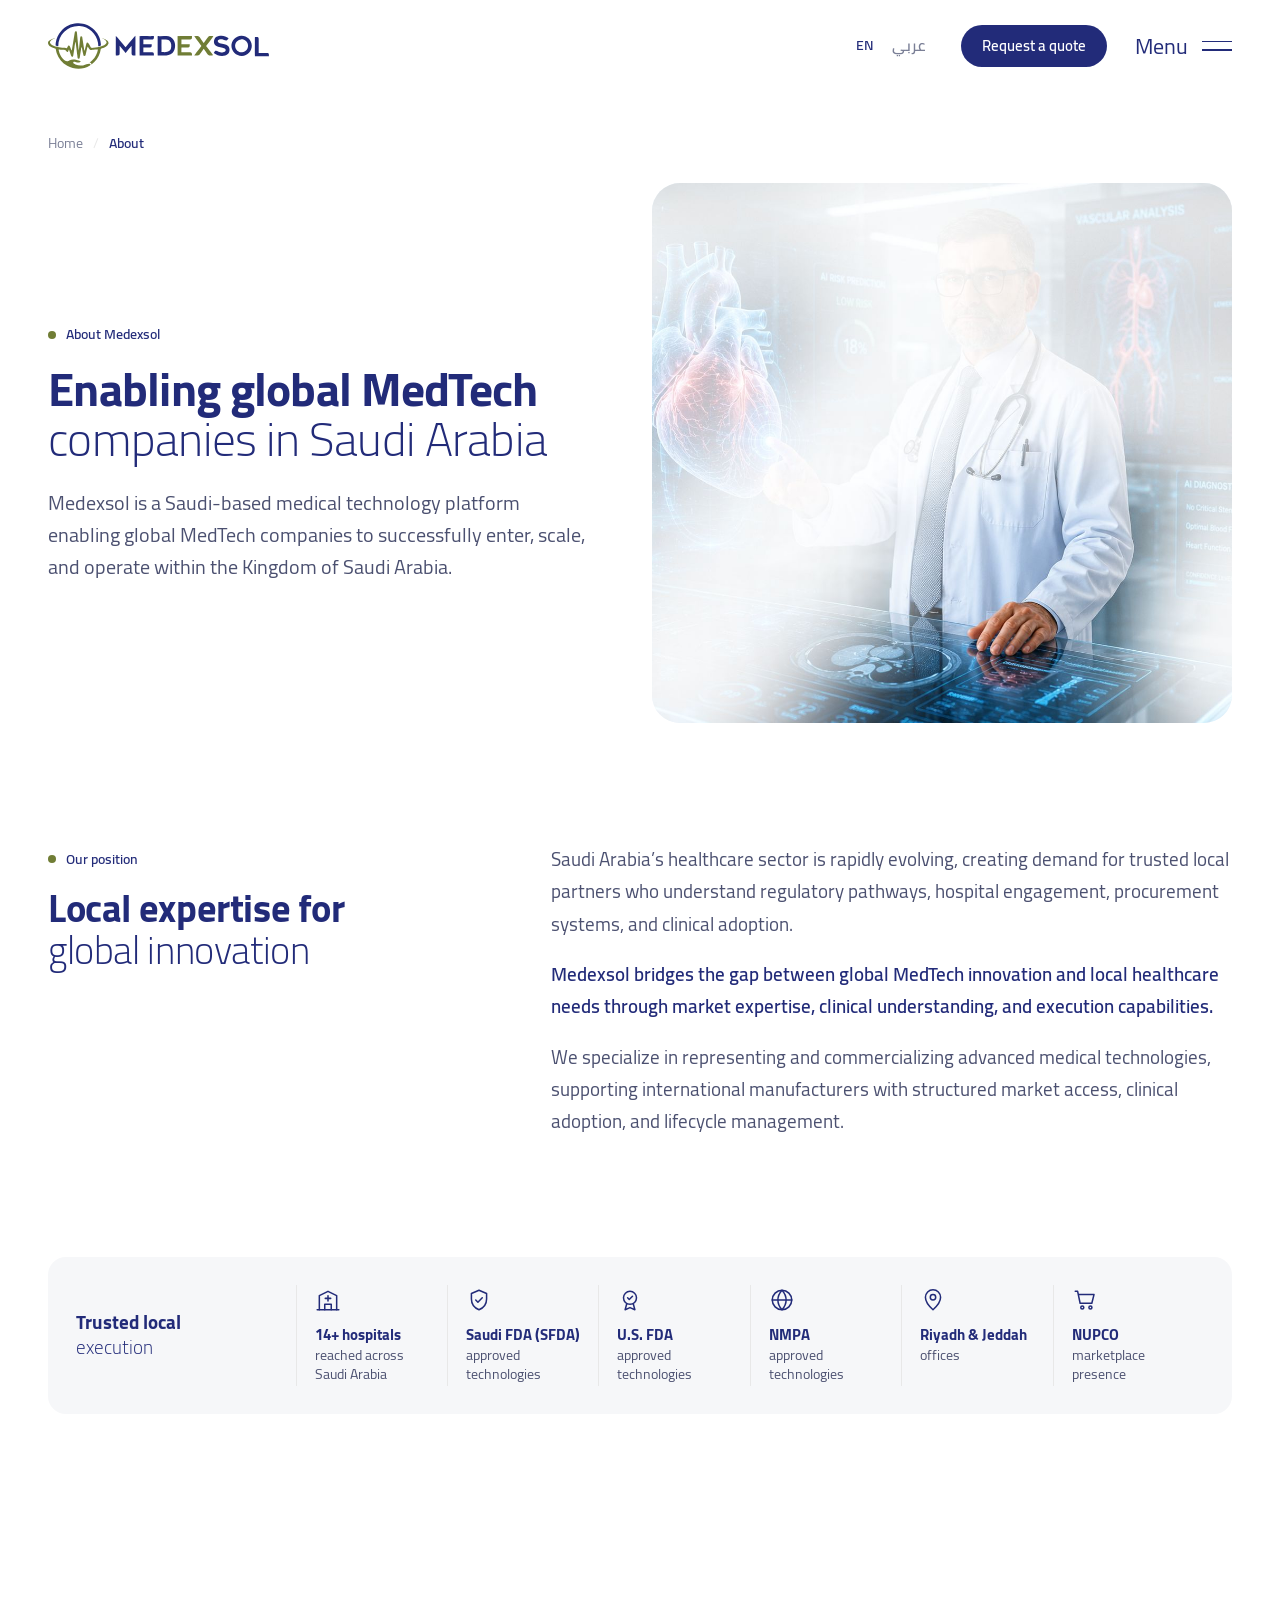
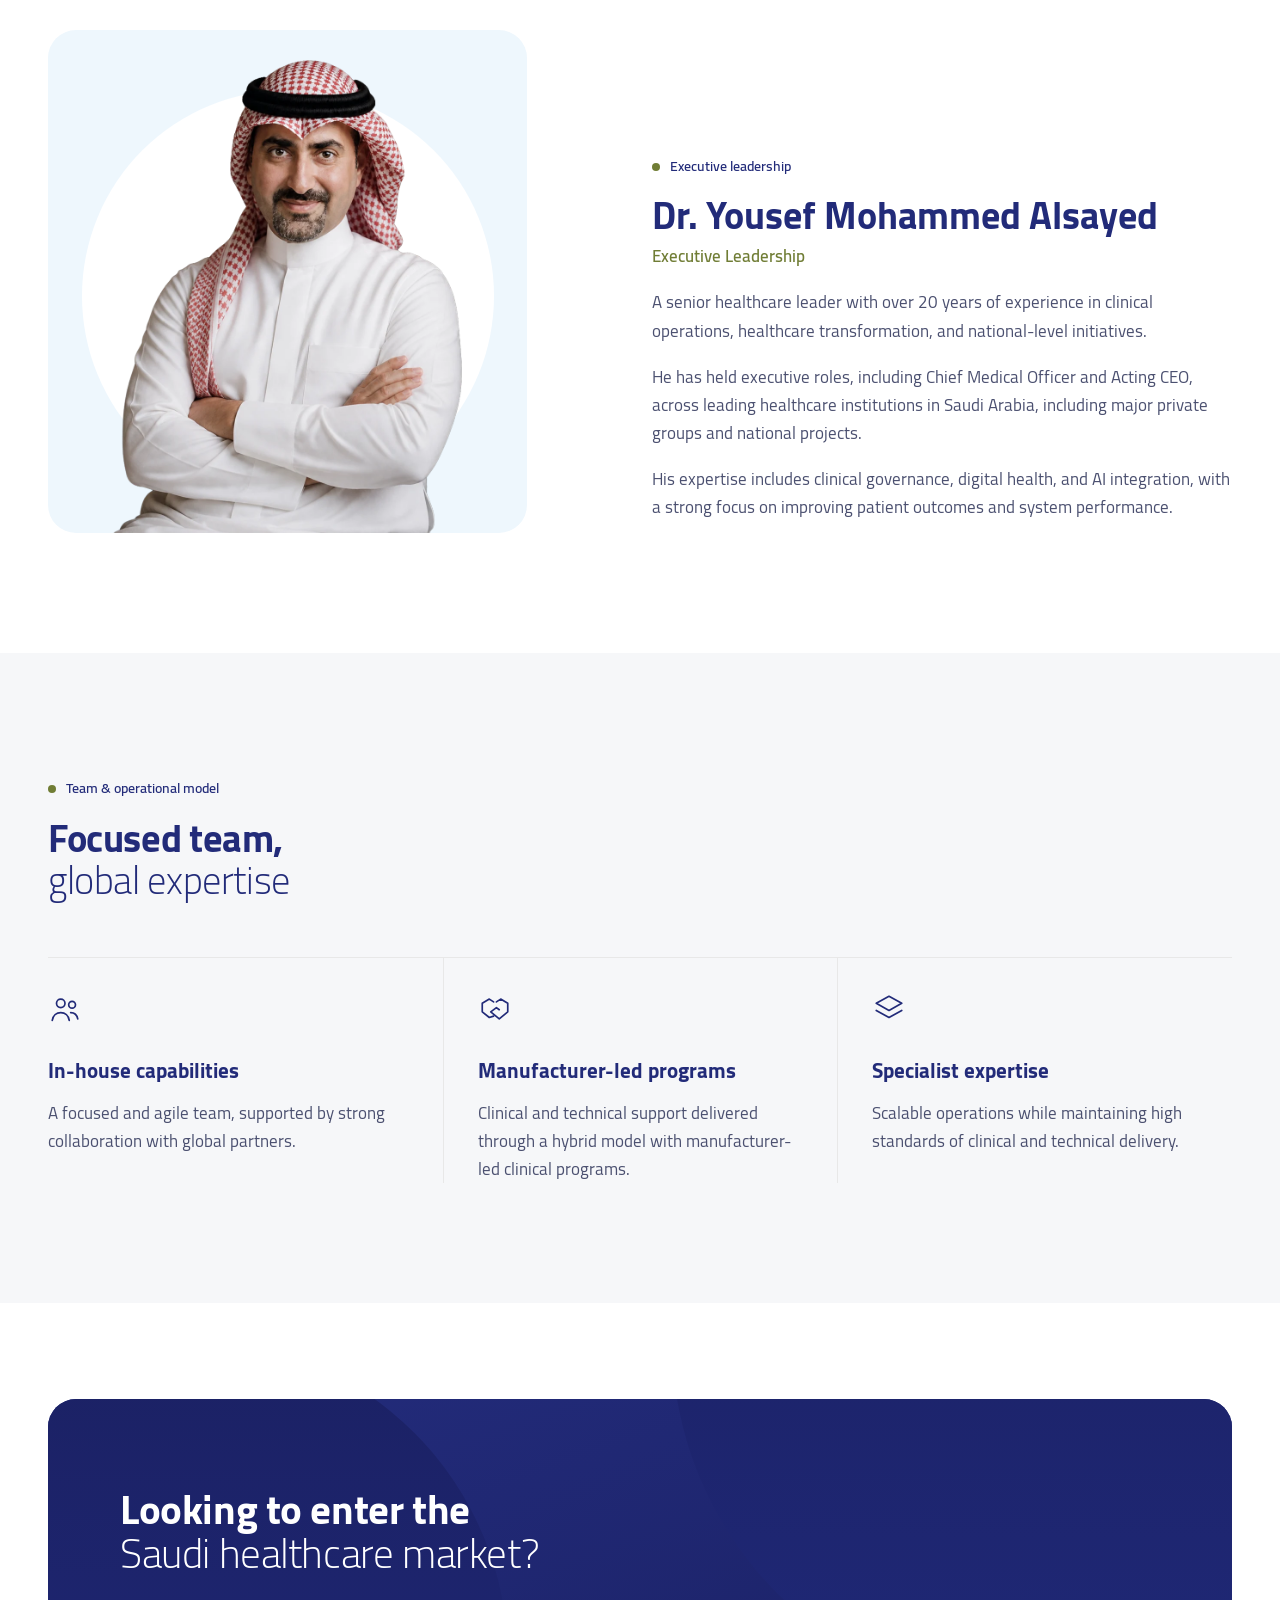
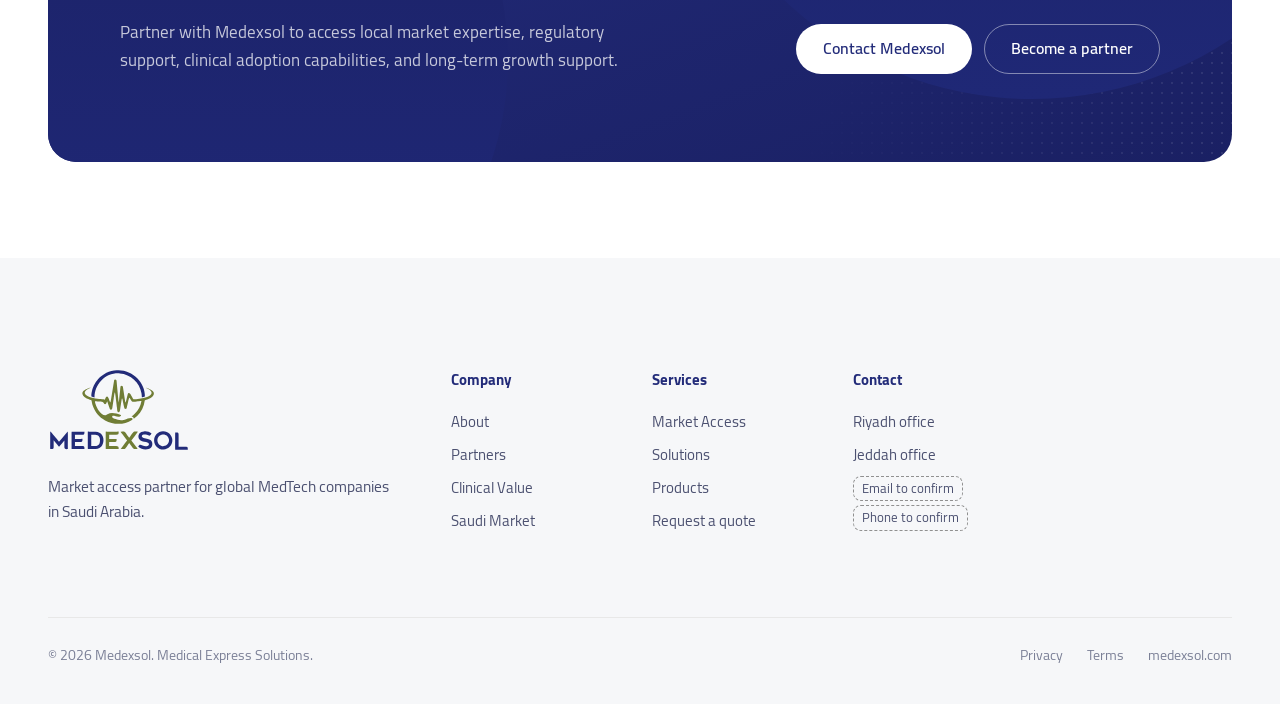
<file: about.html>
<!DOCTYPE html>
<html lang="en"><head><meta charset="utf-8"><meta name="viewport" content="width=device-width, initial-scale=1">
<title>About Medexsol | Saudi MedTech Market Access Platform</title><meta name="description" content="Learn how Medexsol bridges global MedTech innovation and Saudi healthcare needs, and meet our leadership.">
<link rel="icon" href="assets/logo/medexsol-color.svg"><link rel="stylesheet" href="assets/css/site.css">
</head><body>
<a class="skip" href="#main" style="position:absolute;left:-9999px">Skip to content</a>
<header class="hdr"><div class="wrap">
  <a class="brand" href="index.html" aria-label="Medexsol home"><img src="assets/logo/medexsol-h-color.svg" alt="Medexsol"></a>
  <div class="hdr-actions">
    <div class="lang" role="group" aria-label="Language"><button data-lang="en" aria-pressed="true">EN</button><button class="ar" data-lang="ar" aria-pressed="false" lang="ar">عربي</button></div>
    <a class="btn btn-primary btn-sm" href="contact.html#quote">Request a quote</a>
    <button class="menu-btn" aria-expanded="false" aria-controls="menu">Menu <span class="bars"><i></i><i></i></span></button>
  </div>
</div></header>
<div class="menu" id="menu" aria-hidden="true" role="dialog" aria-label="Site menu">
  <div class="wrap"><div class="menu-top"><a href="index.html"><img src="assets/logo/medexsol-h-white.svg" alt="Medexsol"></a>
    <button class="menu-close">Close <span class="x"></span></button></div></div>
  <div class="wrap menu-body">
    <nav class="menu-nav" aria-label="Main"><a href="index.html">Home</a><a href="about.html" aria-current=page>About</a><a href="market-access.html">Market Access</a><a href="solutions.html">Solutions</a><a href="partners.html">Partners</a><a href="clinical-value.html">Clinical Value</a><a href="saudi-market.html">Saudi Market</a><a href="contact.html">Contact</a></nav>
    <div class="menu-side">
      <div><h4>Offices</h4>Riyadh and Jeddah, Saudi Arabia</div>
      <div><h4>Approved technologies</h4>Saudi FDA (SFDA), U.S. FDA and NMPA</div>
      <div><a class="btn btn-white" href="contact.html#partner">Become a partner</a></div>
    </div>
  </div>
</div>
<main id="main">
<section class="phero"><div class="wrap"><nav class="crumbs" aria-label="Breadcrumb"><a href="index.html">Home</a><span aria-hidden="true">/</span><span aria-current="page">About</span></nav><div class="phero-grid">
  <div class="phero-copy"><span class="tag">About Medexsol</span><h1 class="h-split">Enabling global MedTech<span class="l">companies in Saudi Arabia</span></h1><p class="lead">Medexsol is a Saudi-based medical technology platform enabling global MedTech companies to successfully enter, scale, and operate within the Kingdom of Saudi Arabia.</p></div>
  <div class="phero-media"><img src="assets/img/doctor-light.jpg" alt="Physician working with digital cardiac imaging" style="object-position:62% 40%"></div></div></div></section>
<section class="sec"><div class="wrap"><div class="split">
  <div class="a"><span class="tag">Our position</span><h2 class="h2" style="margin-top:16px">Local expertise for<span class="l">global innovation</span></h2></div>
  <div class="b prose"><p>Saudi Arabia’s healthcare sector is rapidly evolving, creating demand for trusted local partners who understand regulatory pathways, hospital engagement, procurement systems, and clinical adoption.</p>
  <p class="em">Medexsol bridges the gap between global MedTech innovation and local healthcare needs through market expertise, clinical understanding, and execution capabilities.</p>
  <p>We specialize in representing and commercializing advanced medical technologies, supporting international manufacturers with structured market access, clinical adoption, and lifecycle management.</p></div>
</div></div></section>
<section class="sec-tight" style="padding-top:0"><div class="wrap"><div class="cred-row"><h2>Trusted local<span>execution</span></h2><div class="cred-item"><svg class="" viewBox="0 0 24 24" fill="none" stroke="currentColor" stroke-width="1.4" stroke-linecap="round" stroke-linejoin="round" aria-hidden="true"><path d="M4 21V8l8-4 8 4v13"/><path d="M9 21v-5h6v5M12 8v5M9.5 10.5h5"/><path d="M2 21h20"/></svg><div><b>14+ hospitals</b>reached across Saudi Arabia</div></div><div class="cred-item"><svg class="" viewBox="0 0 24 24" fill="none" stroke="currentColor" stroke-width="1.4" stroke-linecap="round" stroke-linejoin="round" aria-hidden="true"><path d="M12 3 5 6v5c0 4.5 3 8.3 7 10 4-1.7 7-5.5 7-10V6l-7-3Z"/><path d="m9 12 2 2 4-4"/></svg><div><b>Saudi FDA (SFDA)</b>approved technologies</div></div><div class="cred-item"><svg class="" viewBox="0 0 24 24" fill="none" stroke="currentColor" stroke-width="1.4" stroke-linecap="round" stroke-linejoin="round" aria-hidden="true"><circle cx="12" cy="10" r="6"/><path d="m9 15.5-1.5 5.5 4.5-2 4.5 2-1.5-5.5"/><path d="m9.8 10 1.5 1.5 3-3"/></svg><div><b>U.S. FDA</b>approved technologies</div></div><div class="cred-item"><svg class="" viewBox="0 0 24 24" fill="none" stroke="currentColor" stroke-width="1.4" stroke-linecap="round" stroke-linejoin="round" aria-hidden="true"><circle cx="12" cy="12" r="9"/><path d="M3 12h18M12 3c2.5 2.7 3.8 5.7 3.8 9s-1.3 6.3-3.8 9c-2.5-2.7-3.8-5.7-3.8-9S9.5 5.7 12 3Z"/></svg><div><b>NMPA</b>approved technologies</div></div><div class="cred-item"><svg class="" viewBox="0 0 24 24" fill="none" stroke="currentColor" stroke-width="1.4" stroke-linecap="round" stroke-linejoin="round" aria-hidden="true"><path d="M12 21s-7-6.2-7-11.5A7 7 0 0 1 19 9.5C19 14.8 12 21 12 21Z"/><circle cx="12" cy="9.5" r="2.5"/></svg><div><b>Riyadh & Jeddah</b>offices</div></div><div class="cred-item"><svg class="" viewBox="0 0 24 24" fill="none" stroke="currentColor" stroke-width="1.4" stroke-linecap="round" stroke-linejoin="round" aria-hidden="true"><path d="M3 4h2.2l2.3 11h10.8l2-8H6.6"/><circle cx="9.5" cy="19" r="1.4"/><circle cx="17" cy="19" r="1.4"/></svg><div><b>NUPCO</b>marketplace presence</div></div></div></div></section>
<section class="sec" aria-labelledby="lead-h"><div class="wrap"><div class="leader">
  <div class="leader-photo"><img src="assets/img/leader-yousef.webp" alt="Dr. Yousef Mohammed Alsayed"></div>
  <div class="leader-copy"><span class="tag" id="lead-h">Executive leadership</span><h3>Dr. Yousef Mohammed Alsayed</h3><span class="role">Executive Leadership</span>
    <p>A senior healthcare leader with over 20 years of experience in clinical operations, healthcare transformation, and national-level initiatives.</p>
    <p>He has held executive roles, including Chief Medical Officer and Acting CEO, across leading healthcare institutions in Saudi Arabia, including major private groups and national projects.</p>
    <p>His expertise includes clinical governance, digital health, and AI integration, with a strong focus on improving patient outcomes and system performance.</p></div>
</div></div></section>
<section class="sec sec-paper"><div class="wrap">
  <div class="sec-head"><div><span class="tag">Team &amp; operational model</span><h2 class="h2">Focused team,<span class="l">global expertise</span></h2></div></div>
  <div class="trio"><div><svg class="" viewBox="0 0 24 24" fill="none" stroke="currentColor" stroke-width="1.4" stroke-linecap="round" stroke-linejoin="round" aria-hidden="true"><circle cx="9" cy="8" r="3"/><path d="M3 20c.5-3.5 3-5.5 6-5.5s5.5 2 6 5.5"/><circle cx="17" cy="9" r="2.4"/><path d="M16 14.5c2.5 0 4.5 1.7 5 4.5"/></svg><h3>In-house capabilities</h3><p>A focused and agile team, supported by strong collaboration with global partners.</p></div><div><svg class="" viewBox="0 0 24 24" fill="none" stroke="currentColor" stroke-width="1.4" stroke-linecap="round" stroke-linejoin="round" aria-hidden="true"><path d="m11 7-3-2-5 3v6l5 4 3-1"/><path d="m13 7 3-2 5 3v6l-6 5-6-5 4-3 2 1.5"/></svg><h3>Manufacturer-led programs</h3><p>Clinical and technical support delivered through a hybrid model with manufacturer-led clinical programs.</p></div><div><svg class="" viewBox="0 0 24 24" fill="none" stroke="currentColor" stroke-width="1.4" stroke-linecap="round" stroke-linejoin="round" aria-hidden="true"><path d="m12 3 9 5-9 5-9-5 9-5Z"/><path d="m3 13 9 5 9-5"/></svg><h3>Specialist expertise</h3><p>Scalable operations while maintaining high standards of clinical and technical delivery.</p></div></div>
</div></section>
<section class="sec-tight" aria-labelledby="cta-h"><div class="wrap"><div class="cta-band">
  <span class="cta-dots" aria-hidden="true"></span>
  <h2 id="cta-h">Looking to enter the<span class="l">Saudi healthcare market?</span></h2>
  <p>Partner with Medexsol to access local market expertise, regulatory support, clinical adoption capabilities, and long-term growth support.</p>
  <div class="acts"><a class="btn btn-white" href="contact.html">Contact Medexsol</a><a class="btn btn-line-white" href="contact.html#partner">Become a partner</a></div>
</div></div></section>
</main>
<footer class="ftr sec-paper"><div class="wrap">
  <div class="ftr-top">
    <div class="ftr-brand"><img src="assets/logo/medexsol-color.svg" alt="Medexsol"><p>Market access partner for global MedTech companies in Saudi Arabia.</p></div>
    <div class="ftr-col"><h4>Company</h4><a href="about.html">About</a><a href="partners.html">Partners</a><a href="clinical-value.html">Clinical Value</a><a href="saudi-market.html">Saudi Market</a></div>
    <div class="ftr-col"><h4>Services</h4><a href="market-access.html">Market Access</a><a href="solutions.html">Solutions</a><a href="solutions.html#catalog">Products</a><a href="contact.html#quote">Request a quote</a></div>
    <div class="ftr-col"><h4>Contact</h4><a href="contact.html">Riyadh office</a><a href="contact.html">Jeddah office</a><span class="ph-note">Email to confirm</span><span class="ph-note">Phone to confirm</span></div>
  </div>
  <div class="ftr-bot"><span>© 2026 Medexsol. Medical Express Solutions.</span><nav><a href="#" aria-disabled="true">Privacy</a><a href="#" aria-disabled="true">Terms</a><span>medexsol.com</span></nav></div>
</div></footer>
<script src="assets/js/data.js"></script><script src="assets/js/site.js"></script>
</body></html>
</file>
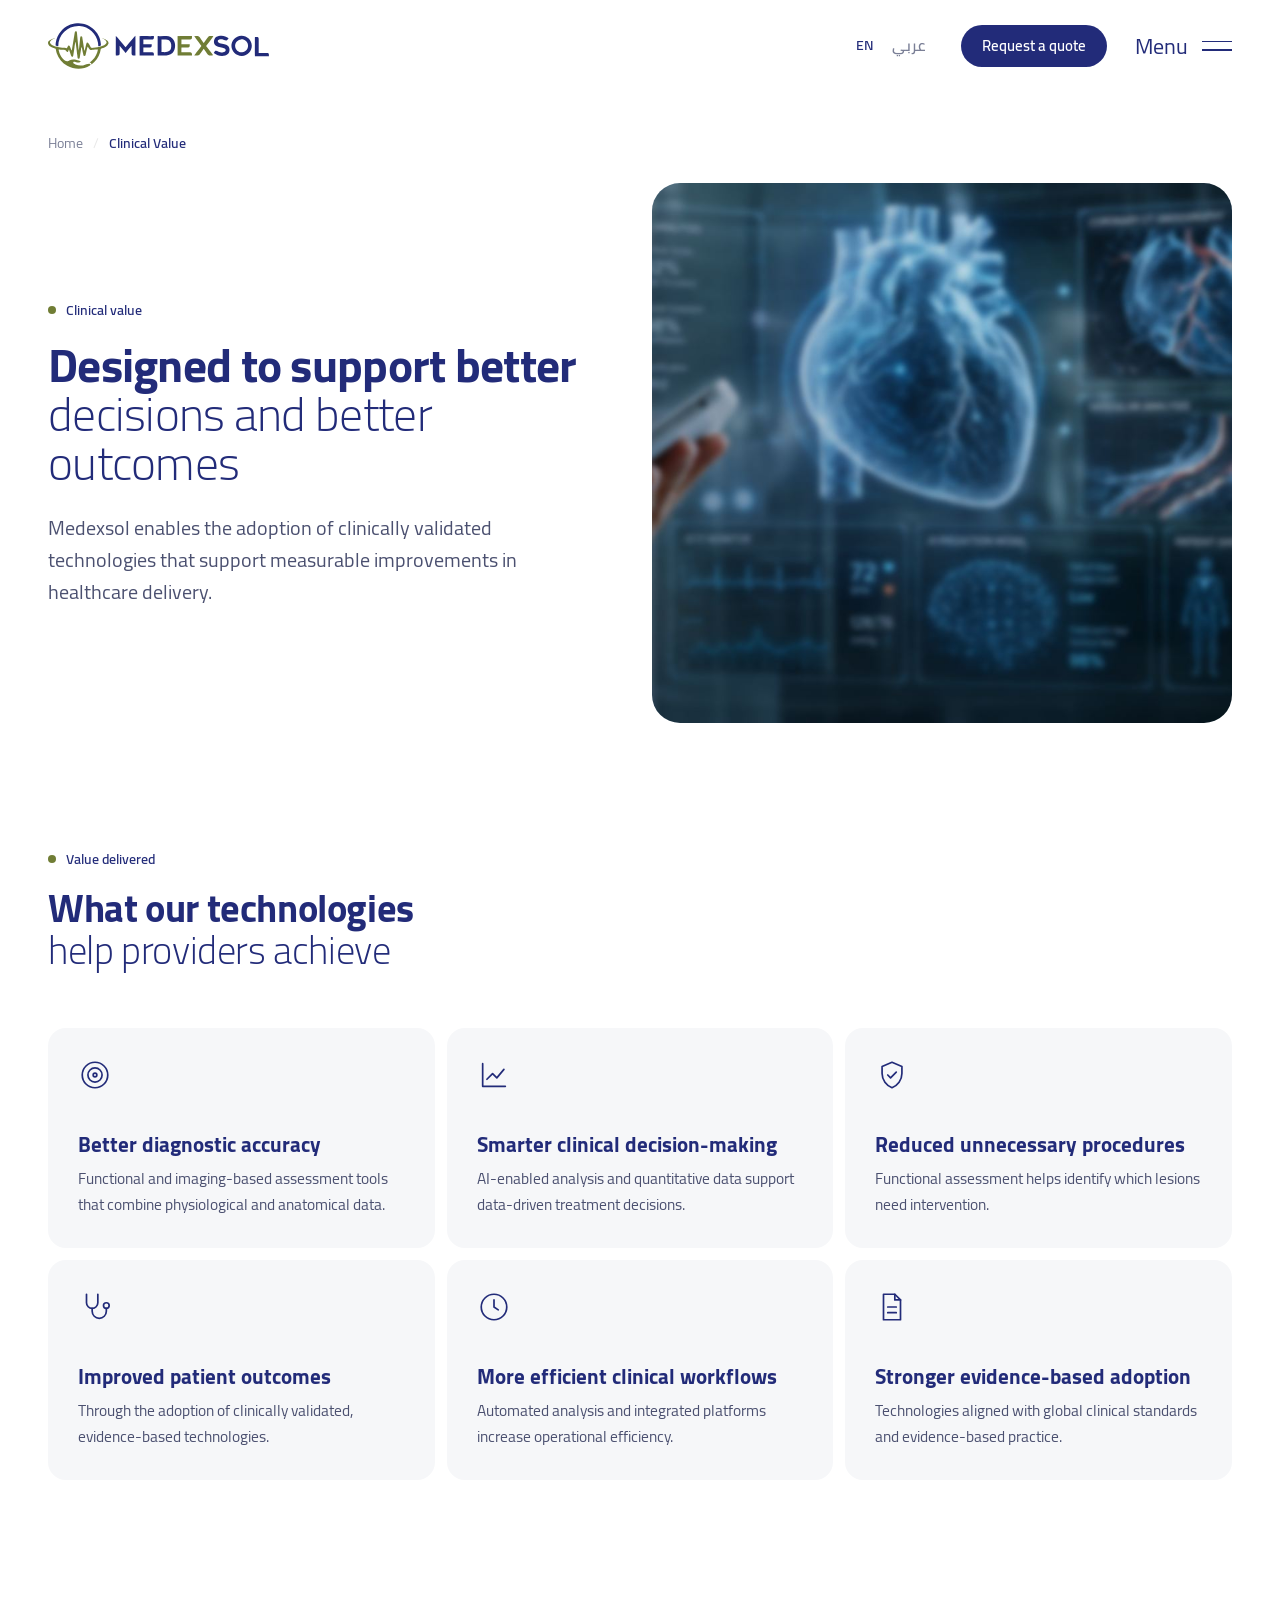
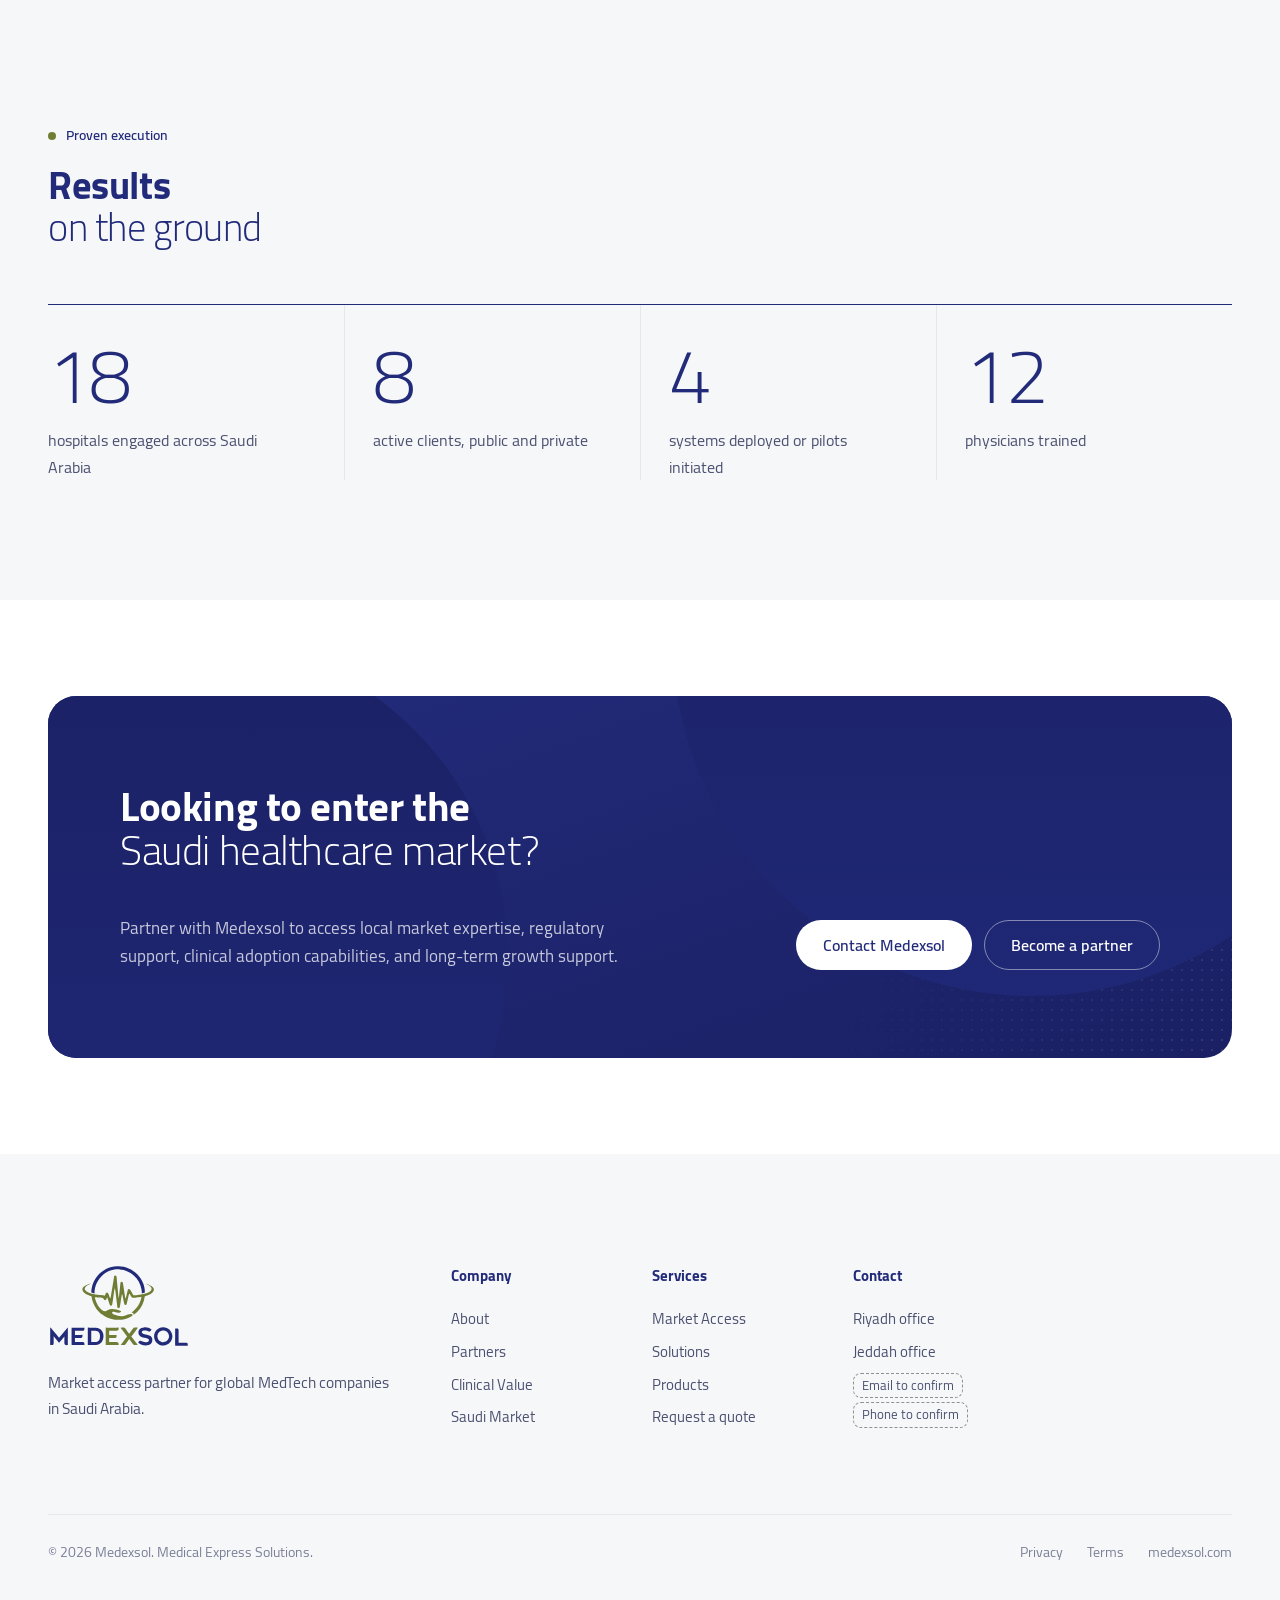
<file: clinical-value.html>
<!DOCTYPE html>
<html lang="en"><head><meta charset="utf-8"><meta name="viewport" content="width=device-width, initial-scale=1">
<title>Clinical Value | Medexsol</title><meta name="description" content="Clinically validated technologies supporting diagnostic accuracy, smarter decisions, fewer unnecessary procedures and better outcomes.">
<link rel="icon" href="assets/logo/medexsol-color.svg"><link rel="stylesheet" href="assets/css/site.css">
</head><body>
<a class="skip" href="#main" style="position:absolute;left:-9999px">Skip to content</a>
<header class="hdr"><div class="wrap">
  <a class="brand" href="index.html" aria-label="Medexsol home"><img src="assets/logo/medexsol-h-color.svg" alt="Medexsol"></a>
  <div class="hdr-actions">
    <div class="lang" role="group" aria-label="Language"><button data-lang="en" aria-pressed="true">EN</button><button class="ar" data-lang="ar" aria-pressed="false" lang="ar">عربي</button></div>
    <a class="btn btn-primary btn-sm" href="contact.html#quote">Request a quote</a>
    <button class="menu-btn" aria-expanded="false" aria-controls="menu">Menu <span class="bars"><i></i><i></i></span></button>
  </div>
</div></header>
<div class="menu" id="menu" aria-hidden="true" role="dialog" aria-label="Site menu">
  <div class="wrap"><div class="menu-top"><a href="index.html"><img src="assets/logo/medexsol-h-white.svg" alt="Medexsol"></a>
    <button class="menu-close">Close <span class="x"></span></button></div></div>
  <div class="wrap menu-body">
    <nav class="menu-nav" aria-label="Main"><a href="index.html">Home</a><a href="about.html">About</a><a href="market-access.html">Market Access</a><a href="solutions.html">Solutions</a><a href="partners.html">Partners</a><a href="clinical-value.html" aria-current=page>Clinical Value</a><a href="saudi-market.html">Saudi Market</a><a href="contact.html">Contact</a></nav>
    <div class="menu-side">
      <div><h4>Offices</h4>Riyadh and Jeddah, Saudi Arabia</div>
      <div><h4>Approved technologies</h4>Saudi FDA (SFDA), U.S. FDA and NMPA</div>
      <div><a class="btn btn-white" href="contact.html#partner">Become a partner</a></div>
    </div>
  </div>
</div>
<main id="main">
<section class="phero"><div class="wrap"><nav class="crumbs" aria-label="Breadcrumb"><a href="index.html">Home</a><span aria-hidden="true">/</span><span aria-current="page">Clinical Value</span></nav><div class="phero-grid">
  <div class="phero-copy"><span class="tag">Clinical value</span><h1 class="h-split">Designed to support better<span class="l">decisions and better outcomes</span></h1><p class="lead">Medexsol enables the adoption of clinically validated technologies that support measurable improvements in healthcare delivery.</p></div>
  <div class="phero-media"><img src="assets/img/heart-tablet.jpg" alt="Clinician reviewing cardiac imaging on a tablet" style="object-position:62% 50%"></div></div></div></section>
<section class="sec" aria-labelledby="vd-h"><div class="wrap">
  <div class="sec-head"><div><span class="tag">Value delivered</span><h2 class="h2" id="vd-h">What our technologies<span class="l">help providers achieve</span></h2></div></div>
  <div class="value-grid"><div class="value"><svg class="" viewBox="0 0 24 24" fill="none" stroke="currentColor" stroke-width="1.4" stroke-linecap="round" stroke-linejoin="round" aria-hidden="true"><circle cx="12" cy="12" r="9"/><circle cx="12" cy="12" r="5"/><circle cx="12" cy="12" r="1.3"/></svg><h3>Better diagnostic accuracy</h3><p>Functional and imaging-based assessment tools that combine physiological and anatomical data.</p></div><div class="value"><svg class="" viewBox="0 0 24 24" fill="none" stroke="currentColor" stroke-width="1.4" stroke-linecap="round" stroke-linejoin="round" aria-hidden="true"><path d="M4 20V4M4 20h16"/><path d="m7 15 4-4 3 3 5-6"/></svg><h3>Smarter clinical decision-making</h3><p>AI-enabled analysis and quantitative data support data-driven treatment decisions.</p></div><div class="value"><svg class="" viewBox="0 0 24 24" fill="none" stroke="currentColor" stroke-width="1.4" stroke-linecap="round" stroke-linejoin="round" aria-hidden="true"><path d="M12 3 5 6v5c0 4.5 3 8.3 7 10 4-1.7 7-5.5 7-10V6l-7-3Z"/><path d="m9 12 2 2 4-4"/></svg><h3>Reduced unnecessary procedures</h3><p>Functional assessment helps identify which lesions need intervention.</p></div><div class="value"><svg class="" viewBox="0 0 24 24" fill="none" stroke="currentColor" stroke-width="1.4" stroke-linecap="round" stroke-linejoin="round" aria-hidden="true"><path d="M6 3v6a4 4 0 0 0 8 0V3"/><path d="M10 13v2a5 5 0 0 0 10 0v-2"/><circle cx="20" cy="11" r="2"/></svg><h3>Improved patient outcomes</h3><p>Through the adoption of clinically validated, evidence-based technologies.</p></div><div class="value"><svg class="" viewBox="0 0 24 24" fill="none" stroke="currentColor" stroke-width="1.4" stroke-linecap="round" stroke-linejoin="round" aria-hidden="true"><circle cx="12" cy="12" r="9"/><path d="M12 7v5l3 2"/></svg><h3>More efficient clinical workflows</h3><p>Automated analysis and integrated platforms increase operational efficiency.</p></div><div class="value"><svg class="" viewBox="0 0 24 24" fill="none" stroke="currentColor" stroke-width="1.4" stroke-linecap="round" stroke-linejoin="round" aria-hidden="true"><path d="M6 3h8l4 4v14H6z"/><path d="M14 3v4h4M9 12h6M9 16h6"/></svg><h3>Stronger evidence-based adoption</h3><p>Technologies aligned with global clinical standards and evidence-based practice.</p></div></div>
</div></section>
<section class="sec sec-paper" aria-labelledby="pe-h"><div class="wrap">
  <div class="sec-head"><div><span class="tag">Proven execution</span><h2 class="h2" id="pe-h">Results<span class="l">on the ground</span></h2></div></div>
  <div class="stats"><div><b>18</b><span>hospitals engaged across Saudi Arabia</span></div><div><b>8</b><span>active clients, public and private</span></div><div><b>4</b><span>systems deployed or pilots initiated</span></div><div><b>12</b><span>physicians trained</span></div></div>
</div></section>
<section class="sec-tight" aria-labelledby="cta-h"><div class="wrap"><div class="cta-band">
  <span class="cta-dots" aria-hidden="true"></span>
  <h2 id="cta-h">Looking to enter the<span class="l">Saudi healthcare market?</span></h2>
  <p>Partner with Medexsol to access local market expertise, regulatory support, clinical adoption capabilities, and long-term growth support.</p>
  <div class="acts"><a class="btn btn-white" href="contact.html">Contact Medexsol</a><a class="btn btn-line-white" href="contact.html#partner">Become a partner</a></div>
</div></div></section>
</main>
<footer class="ftr sec-paper"><div class="wrap">
  <div class="ftr-top">
    <div class="ftr-brand"><img src="assets/logo/medexsol-color.svg" alt="Medexsol"><p>Market access partner for global MedTech companies in Saudi Arabia.</p></div>
    <div class="ftr-col"><h4>Company</h4><a href="about.html">About</a><a href="partners.html">Partners</a><a href="clinical-value.html">Clinical Value</a><a href="saudi-market.html">Saudi Market</a></div>
    <div class="ftr-col"><h4>Services</h4><a href="market-access.html">Market Access</a><a href="solutions.html">Solutions</a><a href="solutions.html#catalog">Products</a><a href="contact.html#quote">Request a quote</a></div>
    <div class="ftr-col"><h4>Contact</h4><a href="contact.html">Riyadh office</a><a href="contact.html">Jeddah office</a><span class="ph-note">Email to confirm</span><span class="ph-note">Phone to confirm</span></div>
  </div>
  <div class="ftr-bot"><span>© 2026 Medexsol. Medical Express Solutions.</span><nav><a href="#" aria-disabled="true">Privacy</a><a href="#" aria-disabled="true">Terms</a><span>medexsol.com</span></nav></div>
</div></footer>
<script src="assets/js/data.js"></script><script src="assets/js/site.js"></script>
</body></html>
</file>
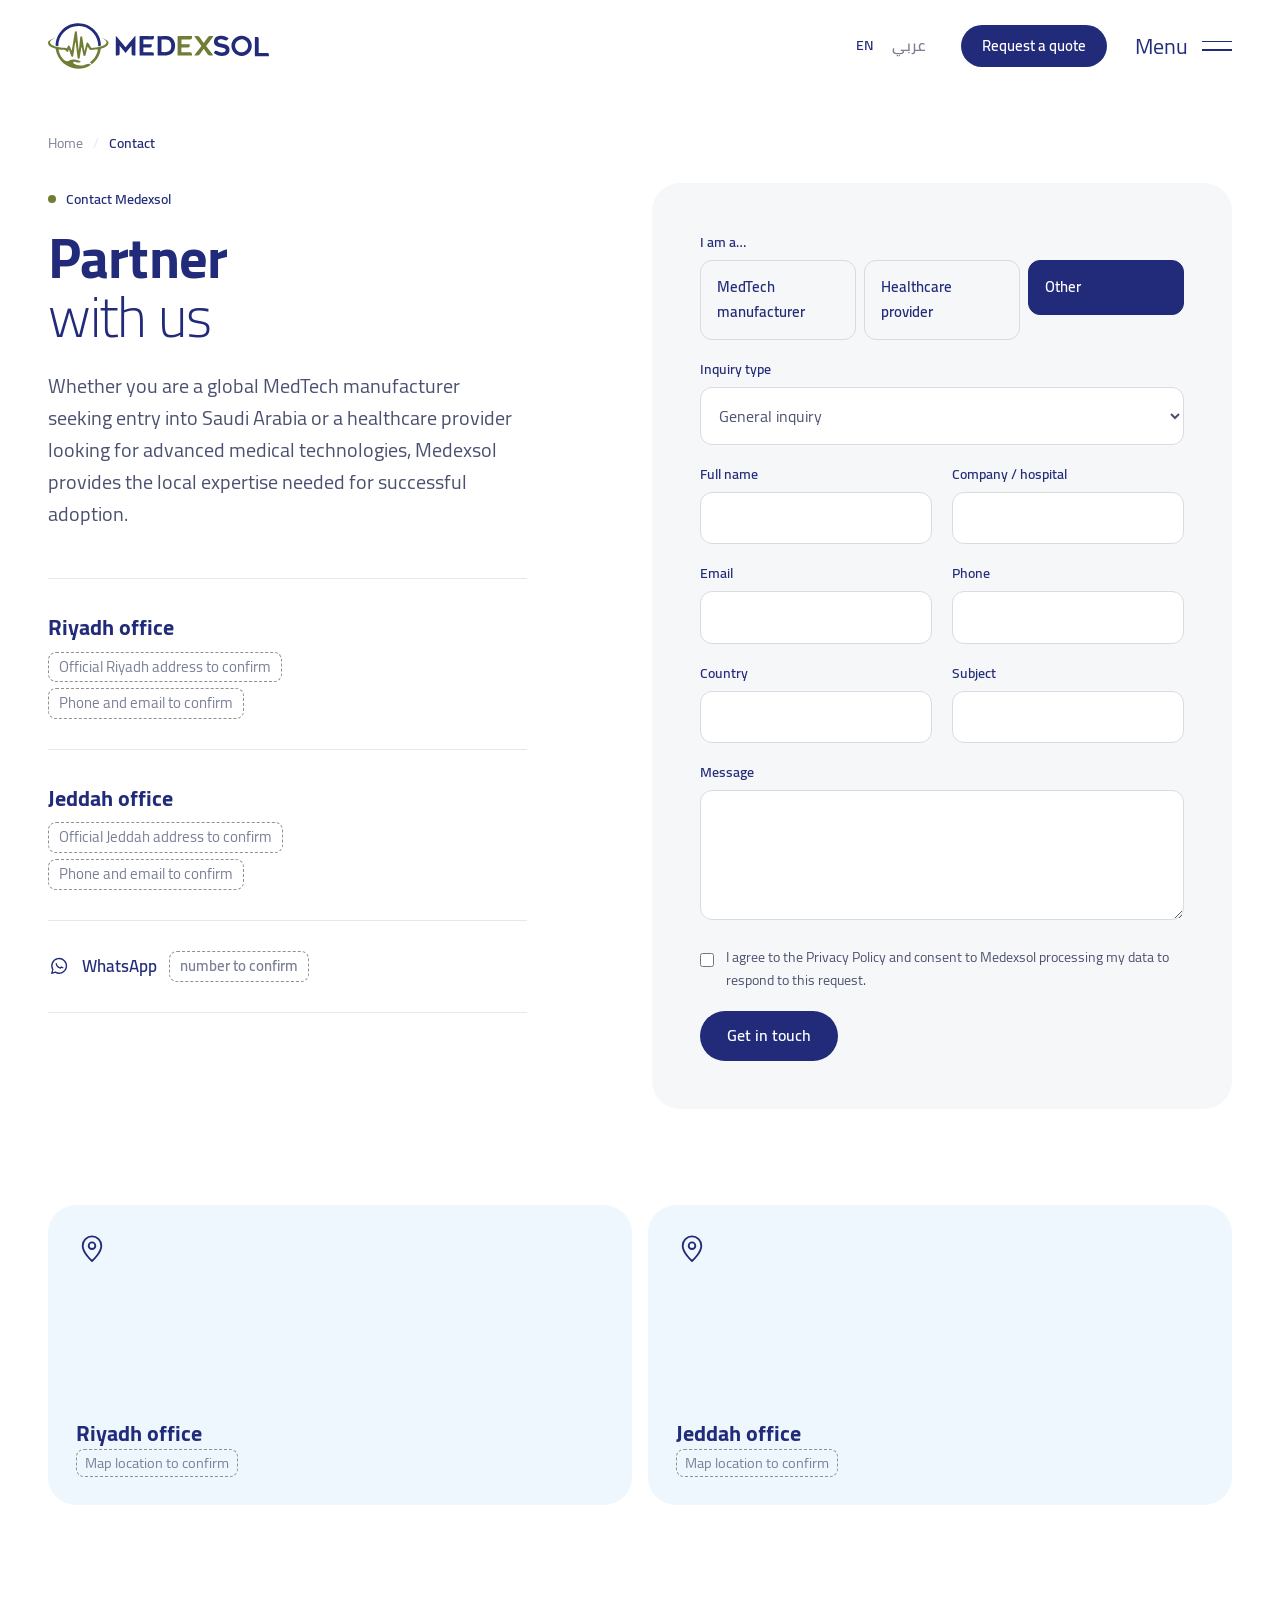
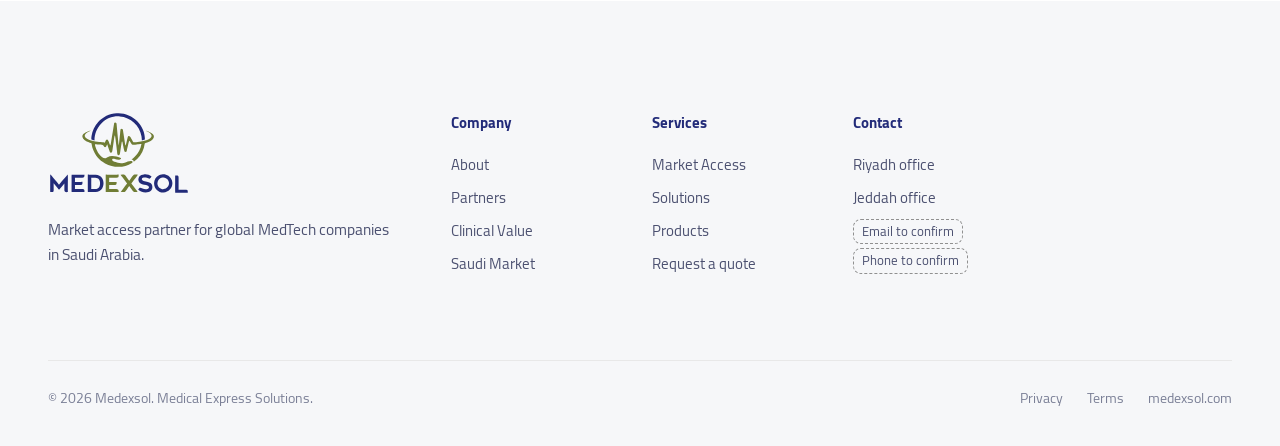
<file: contact.html>
<!DOCTYPE html>
<html lang="en"><head><meta charset="utf-8"><meta name="viewport" content="width=device-width, initial-scale=1">
<title>Contact Medexsol | Riyadh & Jeddah</title><meta name="description" content="Contact Medexsol for partnerships, product quotes or demos. Offices in Riyadh and Jeddah.">
<link rel="icon" href="assets/logo/medexsol-color.svg"><link rel="stylesheet" href="assets/css/site.css">
</head><body>
<a class="skip" href="#main" style="position:absolute;left:-9999px">Skip to content</a>
<header class="hdr"><div class="wrap">
  <a class="brand" href="index.html" aria-label="Medexsol home"><img src="assets/logo/medexsol-h-color.svg" alt="Medexsol"></a>
  <div class="hdr-actions">
    <div class="lang" role="group" aria-label="Language"><button data-lang="en" aria-pressed="true">EN</button><button class="ar" data-lang="ar" aria-pressed="false" lang="ar">عربي</button></div>
    <a class="btn btn-primary btn-sm" href="contact.html#quote">Request a quote</a>
    <button class="menu-btn" aria-expanded="false" aria-controls="menu">Menu <span class="bars"><i></i><i></i></span></button>
  </div>
</div></header>
<div class="menu" id="menu" aria-hidden="true" role="dialog" aria-label="Site menu">
  <div class="wrap"><div class="menu-top"><a href="index.html"><img src="assets/logo/medexsol-h-white.svg" alt="Medexsol"></a>
    <button class="menu-close">Close <span class="x"></span></button></div></div>
  <div class="wrap menu-body">
    <nav class="menu-nav" aria-label="Main"><a href="index.html">Home</a><a href="about.html">About</a><a href="market-access.html">Market Access</a><a href="solutions.html">Solutions</a><a href="partners.html">Partners</a><a href="clinical-value.html">Clinical Value</a><a href="saudi-market.html">Saudi Market</a><a href="contact.html" aria-current=page>Contact</a></nav>
    <div class="menu-side">
      <div><h4>Offices</h4>Riyadh and Jeddah, Saudi Arabia</div>
      <div><h4>Approved technologies</h4>Saudi FDA (SFDA), U.S. FDA and NMPA</div>
      <div><a class="btn btn-white" href="contact.html#partner">Become a partner</a></div>
    </div>
  </div>
</div>
<main id="main">
<section class="phero"><div class="wrap"><nav class="crumbs" aria-label="Breadcrumb"><a href="index.html">Home</a><span aria-hidden="true">/</span><span aria-current="page">Contact</span></nav>
  <div class="split" style="align-items:start">
    <div class="a" style="grid-column:1/6"><span class="tag">Contact Medexsol</span><h1 class="h-split" style="margin:18px 0 24px">Partner<span class="l">with us</span></h1>
      <p class="lead">Whether you are a global MedTech manufacturer seeking entry into Saudi Arabia or a healthcare provider looking for advanced medical technologies, Medexsol provides the local expertise needed for successful adoption.</p>
      <div style="margin-top:48px">
        <div class="office"><h3>Riyadh office</h3><span class="ph">Official Riyadh address to confirm</span><br><span class="ph">Phone and email to confirm</span></div>
        <div class="office"><h3>Jeddah office</h3><span class="ph">Official Jeddah address to confirm</span><br><span class="ph">Phone and email to confirm</span></div>
        <div class="office" style="display:flex;gap:12px;align-items:center;color:var(--navy);font-weight:600"><svg style="width:22px;height:22px" class="" viewBox="0 0 24 24" fill="none" stroke="currentColor" stroke-width="1.4" stroke-linecap="round" stroke-linejoin="round" aria-hidden="true"><path d="M4 20l1.3-4A8 8 0 1 1 8 18.7L4 20Z"/><path d="M9 9.5c.3 2.2 2.3 4.3 4.6 4.8l1-1.2 1.6.8"/></svg>WhatsApp <span class="ph" style="margin:0">number to confirm</span></div>
      </div></div>
    <div class="b" style="grid-column:7/13;background:var(--paper);border-radius:var(--r-lg);padding:48px;scroll-margin-top:110px" id="form-anchor">
      <form class="form" id="contact-form" aria-label="Contact form">
        <div class="field full"><label>I am a…</label><div class="seg-choice"><label><input type="radio" name="who" value="manufacturer"><span>MedTech manufacturer</span></label><label><input type="radio" name="who" value="provider"><span>Healthcare provider</span></label><label><input type="radio" name="who" value="other" checked><span>Other</span></label></div></div>
        <div class="field full"><label for="c-type">Inquiry type</label><select id="c-type" name="type"><option>General inquiry</option><option>Partnership</option><option>Product quote</option><option>Product demo</option><option>Core lab services</option></select></div>
        <div class="field"><label for="c-name">Full name</label><input id="c-name" name="name" required autocomplete="name"><span class="msg">Enter your full name.</span></div>
        <div class="field"><label for="c-org">Company / hospital</label><input id="c-org" name="org" required autocomplete="organization"><span class="msg">Enter your company or hospital.</span></div>
        <div class="field"><label for="c-email">Email</label><input id="c-email" type="email" name="email" required autocomplete="email"><span class="msg">Enter a valid email address, like name@company.com.</span></div>
        <div class="field"><label for="c-phone">Phone</label><input id="c-phone" type="tel" name="phone" autocomplete="tel"></div>
        <div class="field"><label for="c-country">Country</label><input id="c-country" name="country" autocomplete="country-name"></div>
        <div class="field"><label for="c-subject">Subject</label><input id="c-subject" name="subject"></div>
        <div class="field full"><label for="c-msg">Message</label><textarea id="c-msg" name="message" required></textarea><span class="msg">Tell us briefly how we can help.</span></div>
        <label class="consent full"><input type="checkbox" required><span>I agree to the Privacy Policy and consent to Medexsol processing my data to respond to this request.</span></label>
        <div class="full" style="display:flex;gap:12px"><button class="btn btn-primary" type="submit">Get in touch</button></div>
      </form>
      <div class="form-done" role="status"><h3>Thank you. Your message is ready to send.</h3><p>This preview doesn’t send messages yet. Once connected, manufacturer and partnership inquiries go to Business Development, quote and demo requests to Sales, and everything else to the general inbox.</p></div>
    </div>
  </div></div></section>
<section class="sec-tight"><div class="wrap"><div class="split" style="gap:16px">
  <div style="grid-column:1/7;height:300px;border-radius:var(--r-lg);background:var(--sky-2);position:relative;overflow:hidden;display:flex;align-items:flex-end;padding:28px"><span style="position:absolute;top:28px;left:28px;color:var(--navy)"><svg style="width:32px;height:32px" class="" viewBox="0 0 24 24" fill="none" stroke="currentColor" stroke-width="1.4" stroke-linecap="round" stroke-linejoin="round" aria-hidden="true"><path d="M12 21s-7-6.2-7-11.5A7 7 0 0 1 19 9.5C19 14.8 12 21 12 21Z"/><circle cx="12" cy="9.5" r="2.5"/></svg></span><div><h3 class="h3">Riyadh office</h3><span class="ph-note">Map location to confirm</span></div></div>
  <div style="grid-column:7/13;height:300px;border-radius:var(--r-lg);background:var(--sky-2);position:relative;overflow:hidden;display:flex;align-items:flex-end;padding:28px"><span style="position:absolute;top:28px;left:28px;color:var(--navy)"><svg style="width:32px;height:32px" class="" viewBox="0 0 24 24" fill="none" stroke="currentColor" stroke-width="1.4" stroke-linecap="round" stroke-linejoin="round" aria-hidden="true"><path d="M12 21s-7-6.2-7-11.5A7 7 0 0 1 19 9.5C19 14.8 12 21 12 21Z"/><circle cx="12" cy="9.5" r="2.5"/></svg></span><div><h3 class="h3">Jeddah office</h3><span class="ph-note">Map location to confirm</span></div></div>
</div></div></section>
</main>
<footer class="ftr sec-paper"><div class="wrap">
  <div class="ftr-top">
    <div class="ftr-brand"><img src="assets/logo/medexsol-color.svg" alt="Medexsol"><p>Market access partner for global MedTech companies in Saudi Arabia.</p></div>
    <div class="ftr-col"><h4>Company</h4><a href="about.html">About</a><a href="partners.html">Partners</a><a href="clinical-value.html">Clinical Value</a><a href="saudi-market.html">Saudi Market</a></div>
    <div class="ftr-col"><h4>Services</h4><a href="market-access.html">Market Access</a><a href="solutions.html">Solutions</a><a href="solutions.html#catalog">Products</a><a href="contact.html#quote">Request a quote</a></div>
    <div class="ftr-col"><h4>Contact</h4><a href="contact.html">Riyadh office</a><a href="contact.html">Jeddah office</a><span class="ph-note">Email to confirm</span><span class="ph-note">Phone to confirm</span></div>
  </div>
  <div class="ftr-bot"><span>© 2026 Medexsol. Medical Express Solutions.</span><nav><a href="#" aria-disabled="true">Privacy</a><a href="#" aria-disabled="true">Terms</a><span>medexsol.com</span></nav></div>
</div></footer>
<script src="assets/js/data.js"></script><script src="assets/js/site.js"></script>
</body></html>
</file>
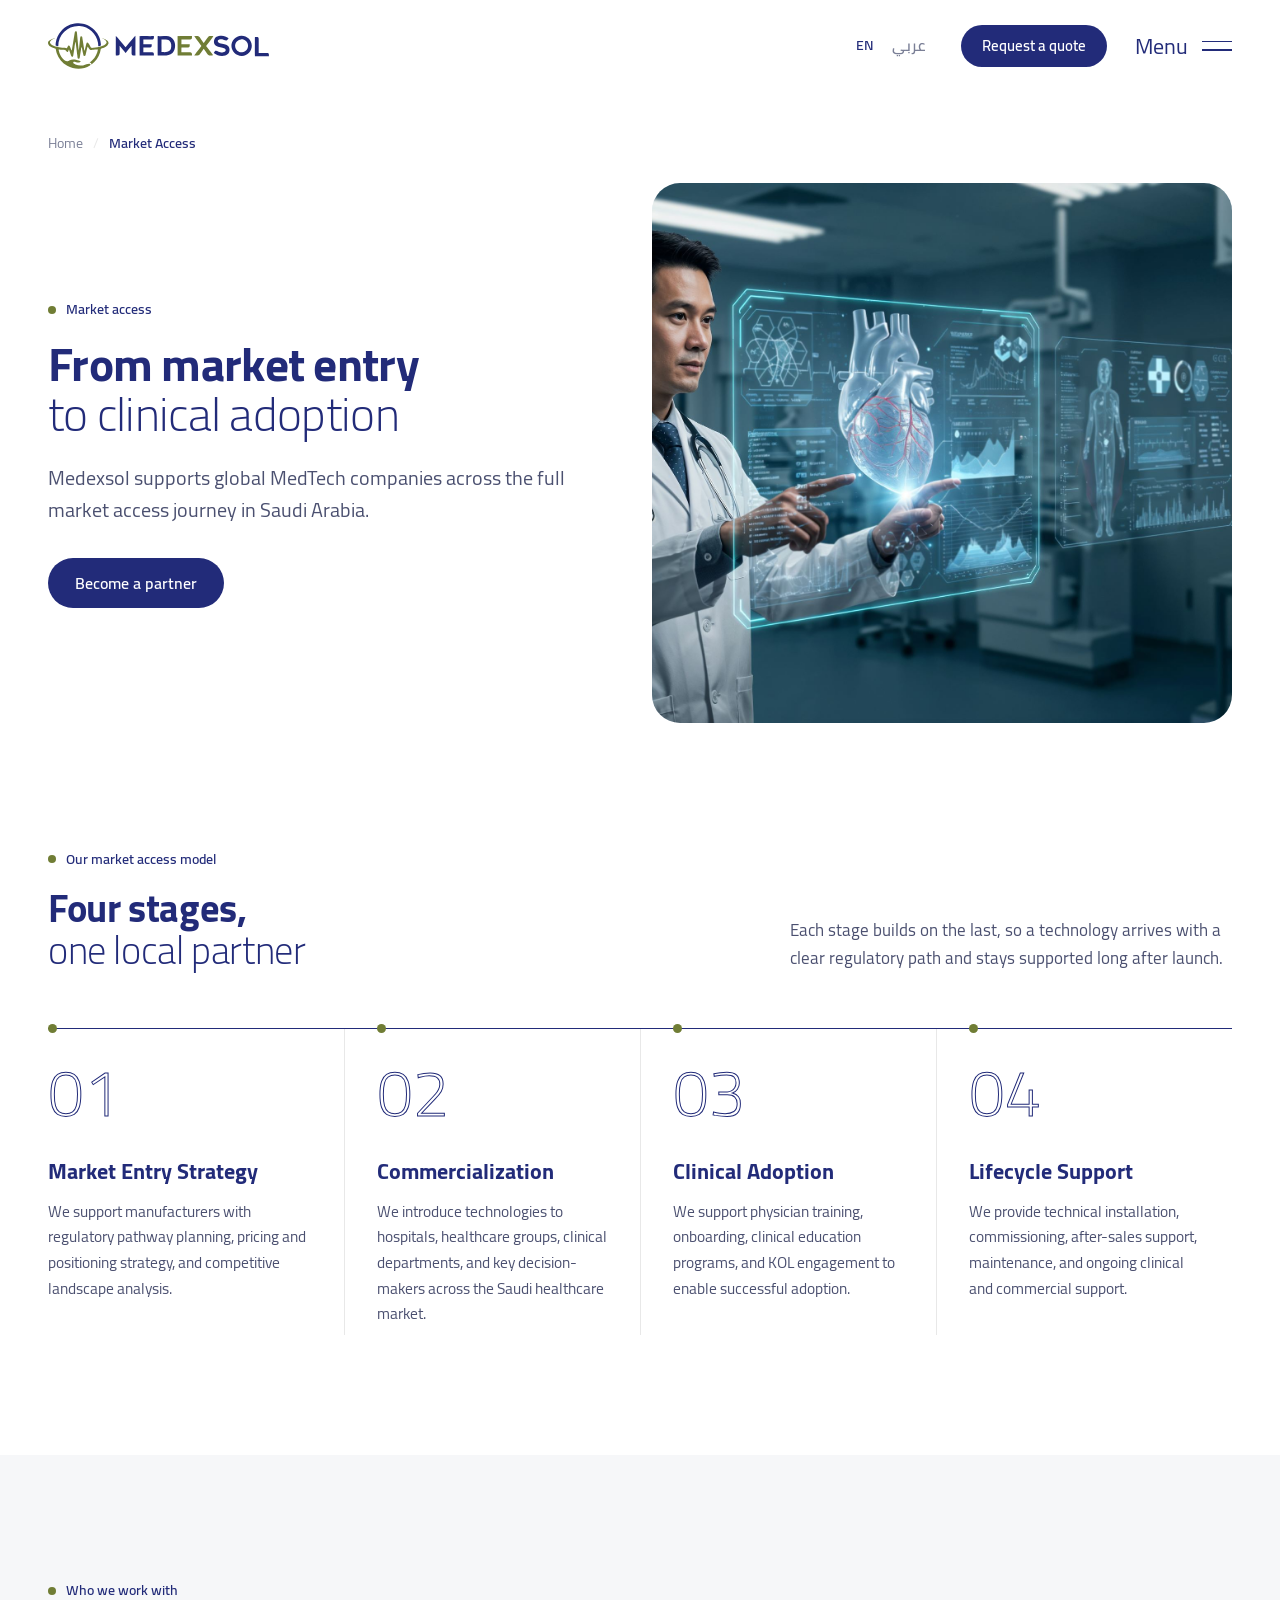
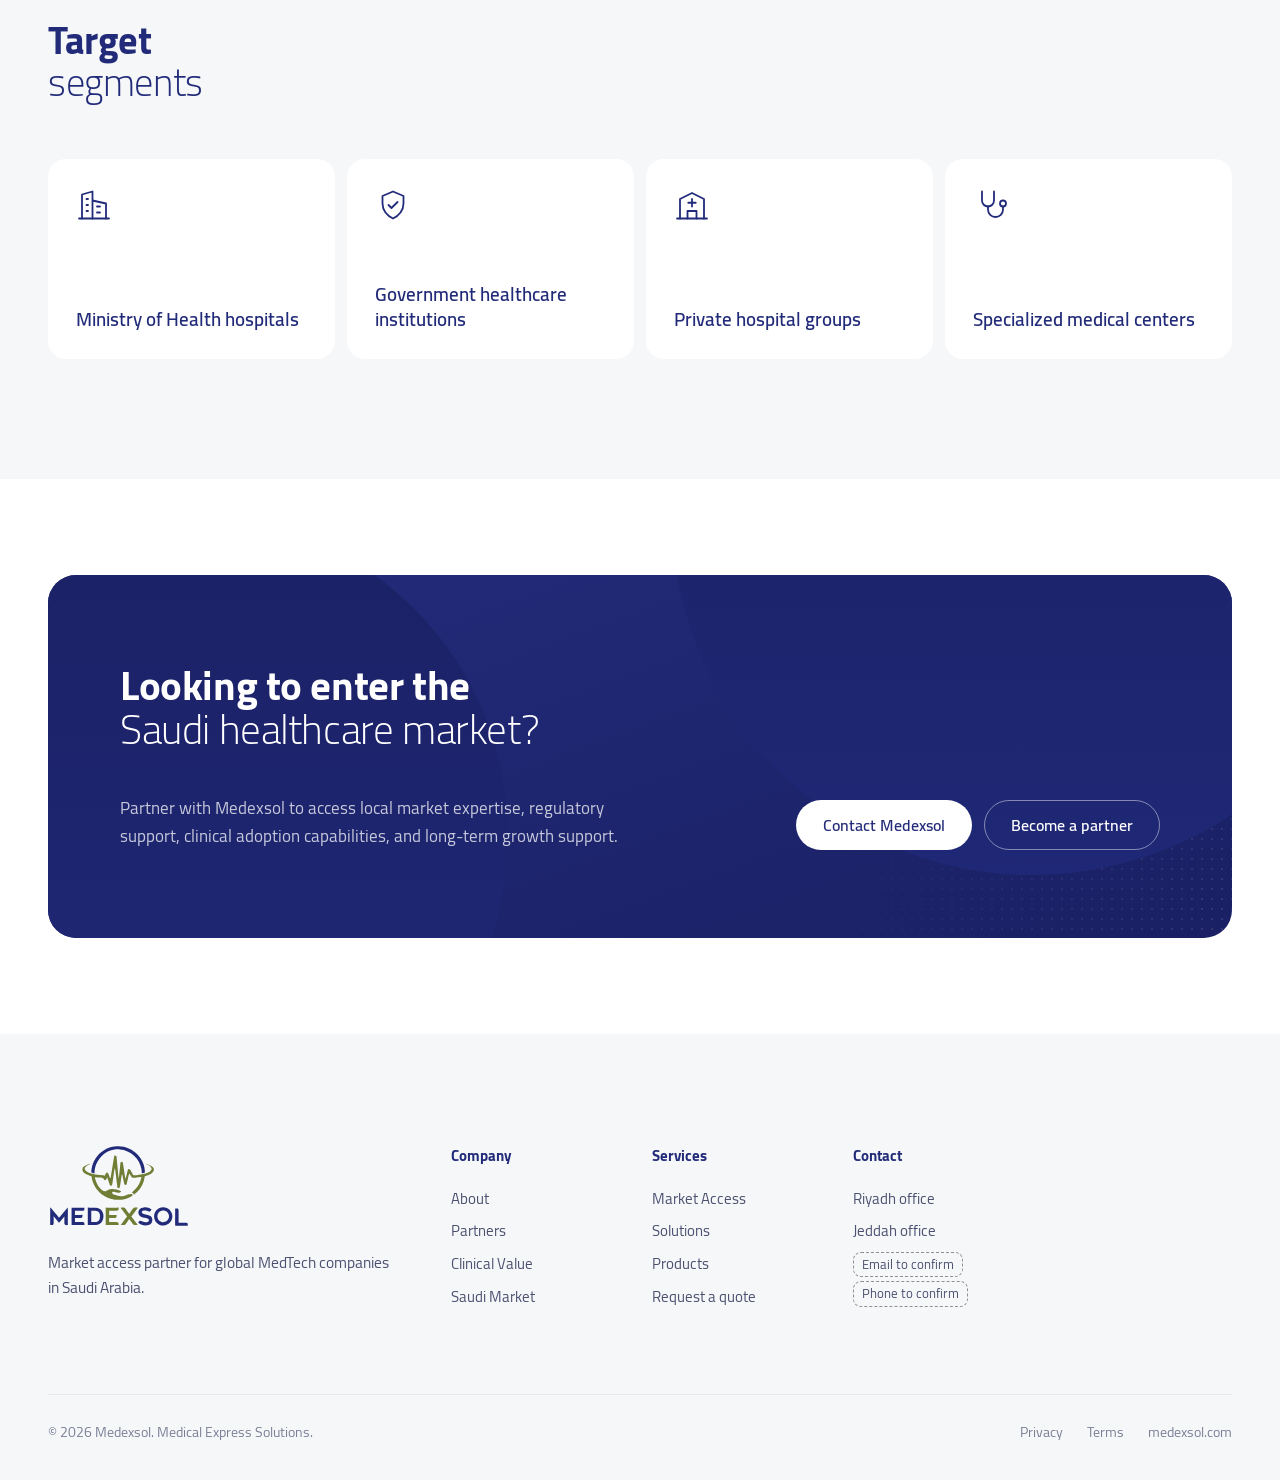
<file: market-access.html>
<!DOCTYPE html>
<html lang="en"><head><meta charset="utf-8"><meta name="viewport" content="width=device-width, initial-scale=1">
<title>Market Access in Saudi Arabia | Medexsol</title><meta name="description" content="From SFDA regulatory planning to commercialization, clinical adoption and lifecycle support for MedTech companies in Saudi Arabia.">
<link rel="icon" href="assets/logo/medexsol-color.svg"><link rel="stylesheet" href="assets/css/site.css">
</head><body>
<a class="skip" href="#main" style="position:absolute;left:-9999px">Skip to content</a>
<header class="hdr"><div class="wrap">
  <a class="brand" href="index.html" aria-label="Medexsol home"><img src="assets/logo/medexsol-h-color.svg" alt="Medexsol"></a>
  <div class="hdr-actions">
    <div class="lang" role="group" aria-label="Language"><button data-lang="en" aria-pressed="true">EN</button><button class="ar" data-lang="ar" aria-pressed="false" lang="ar">عربي</button></div>
    <a class="btn btn-primary btn-sm" href="contact.html#quote">Request a quote</a>
    <button class="menu-btn" aria-expanded="false" aria-controls="menu">Menu <span class="bars"><i></i><i></i></span></button>
  </div>
</div></header>
<div class="menu" id="menu" aria-hidden="true" role="dialog" aria-label="Site menu">
  <div class="wrap"><div class="menu-top"><a href="index.html"><img src="assets/logo/medexsol-h-white.svg" alt="Medexsol"></a>
    <button class="menu-close">Close <span class="x"></span></button></div></div>
  <div class="wrap menu-body">
    <nav class="menu-nav" aria-label="Main"><a href="index.html">Home</a><a href="about.html">About</a><a href="market-access.html" aria-current=page>Market Access</a><a href="solutions.html">Solutions</a><a href="partners.html">Partners</a><a href="clinical-value.html">Clinical Value</a><a href="saudi-market.html">Saudi Market</a><a href="contact.html">Contact</a></nav>
    <div class="menu-side">
      <div><h4>Offices</h4>Riyadh and Jeddah, Saudi Arabia</div>
      <div><h4>Approved technologies</h4>Saudi FDA (SFDA), U.S. FDA and NMPA</div>
      <div><a class="btn btn-white" href="contact.html#partner">Become a partner</a></div>
    </div>
  </div>
</div>
<main id="main">
<section class="phero"><div class="wrap"><nav class="crumbs" aria-label="Breadcrumb"><a href="index.html">Home</a><span aria-hidden="true">/</span><span aria-current="page">Market Access</span></nav><div class="phero-grid">
  <div class="phero-copy"><span class="tag">Market access</span><h1 class="h-split">From market entry<span class="l">to clinical adoption</span></h1><p class="lead">Medexsol supports global MedTech companies across the full market access journey in Saudi Arabia.</p><div class="acts"><a class="btn btn-primary" href="contact.html#partner">Become a partner</a></div></div>
  <div class="phero-media"><img src="assets/img/hero-hologram.jpg" alt="Physician using holographic clinical technology" style="object-position:78% 35%"></div></div></div></section>
<section class="sec" aria-labelledby="model-h"><div class="wrap">
  <div class="sec-head"><div><span class="tag">Our market access model</span><h2 class="h2" id="model-h">Four stages,<span class="l">one local partner</span></h2></div><p style="max-width:26em">Each stage builds on the last, so a technology arrives with a clear regulatory path and stays supported long after launch.</p></div>
  <div class="stages"><div class="stage"><span class="n">01</span><h3>Market Entry Strategy</h3><p>We support manufacturers with regulatory pathway planning, pricing and positioning strategy, and competitive landscape analysis.</p></div><div class="stage"><span class="n">02</span><h3>Commercialization</h3><p>We introduce technologies to hospitals, healthcare groups, clinical departments, and key decision-makers across the Saudi healthcare market.</p></div><div class="stage"><span class="n">03</span><h3>Clinical Adoption</h3><p>We support physician training, onboarding, clinical education programs, and KOL engagement to enable successful adoption.</p></div><div class="stage"><span class="n">04</span><h3>Lifecycle Support</h3><p>We provide technical installation, commissioning, after-sales support, maintenance, and ongoing clinical and commercial support.</p></div></div>
</div></section>
<section class="sec sec-paper" aria-labelledby="seg-h"><div class="wrap">
  <div class="sec-head"><div><span class="tag">Who we work with</span><h2 class="h2" id="seg-h">Target<span class="l">segments</span></h2></div></div>
  <div class="segs"><div class="seg"><svg class="" viewBox="0 0 24 24" fill="none" stroke="currentColor" stroke-width="1.4" stroke-linecap="round" stroke-linejoin="round" aria-hidden="true"><path d="M4 21V5l7-2v18M11 9l9 2v10"/><path d="M7 8h1M7 12h1M7 16h1M14 13h2M14 17h2M2 21h20"/></svg><span>Ministry of Health hospitals</span></div><div class="seg"><svg class="" viewBox="0 0 24 24" fill="none" stroke="currentColor" stroke-width="1.4" stroke-linecap="round" stroke-linejoin="round" aria-hidden="true"><path d="M12 3 5 6v5c0 4.5 3 8.3 7 10 4-1.7 7-5.5 7-10V6l-7-3Z"/><path d="m9 12 2 2 4-4"/></svg><span>Government healthcare institutions</span></div><div class="seg"><svg class="" viewBox="0 0 24 24" fill="none" stroke="currentColor" stroke-width="1.4" stroke-linecap="round" stroke-linejoin="round" aria-hidden="true"><path d="M4 21V8l8-4 8 4v13"/><path d="M9 21v-5h6v5M12 8v5M9.5 10.5h5"/><path d="M2 21h20"/></svg><span>Private hospital groups</span></div><div class="seg"><svg class="" viewBox="0 0 24 24" fill="none" stroke="currentColor" stroke-width="1.4" stroke-linecap="round" stroke-linejoin="round" aria-hidden="true"><path d="M6 3v6a4 4 0 0 0 8 0V3"/><path d="M10 13v2a5 5 0 0 0 10 0v-2"/><circle cx="20" cy="11" r="2"/></svg><span>Specialized medical centers</span></div></div>
</div></section>
<section class="sec-tight" aria-labelledby="cta-h"><div class="wrap"><div class="cta-band">
  <span class="cta-dots" aria-hidden="true"></span>
  <h2 id="cta-h">Looking to enter the<span class="l">Saudi healthcare market?</span></h2>
  <p>Partner with Medexsol to access local market expertise, regulatory support, clinical adoption capabilities, and long-term growth support.</p>
  <div class="acts"><a class="btn btn-white" href="contact.html">Contact Medexsol</a><a class="btn btn-line-white" href="contact.html#partner">Become a partner</a></div>
</div></div></section>
</main>
<footer class="ftr sec-paper"><div class="wrap">
  <div class="ftr-top">
    <div class="ftr-brand"><img src="assets/logo/medexsol-color.svg" alt="Medexsol"><p>Market access partner for global MedTech companies in Saudi Arabia.</p></div>
    <div class="ftr-col"><h4>Company</h4><a href="about.html">About</a><a href="partners.html">Partners</a><a href="clinical-value.html">Clinical Value</a><a href="saudi-market.html">Saudi Market</a></div>
    <div class="ftr-col"><h4>Services</h4><a href="market-access.html">Market Access</a><a href="solutions.html">Solutions</a><a href="solutions.html#catalog">Products</a><a href="contact.html#quote">Request a quote</a></div>
    <div class="ftr-col"><h4>Contact</h4><a href="contact.html">Riyadh office</a><a href="contact.html">Jeddah office</a><span class="ph-note">Email to confirm</span><span class="ph-note">Phone to confirm</span></div>
  </div>
  <div class="ftr-bot"><span>© 2026 Medexsol. Medical Express Solutions.</span><nav><a href="#" aria-disabled="true">Privacy</a><a href="#" aria-disabled="true">Terms</a><span>medexsol.com</span></nav></div>
</div></footer>
<script src="assets/js/data.js"></script><script src="assets/js/site.js"></script>
</body></html>
</file>
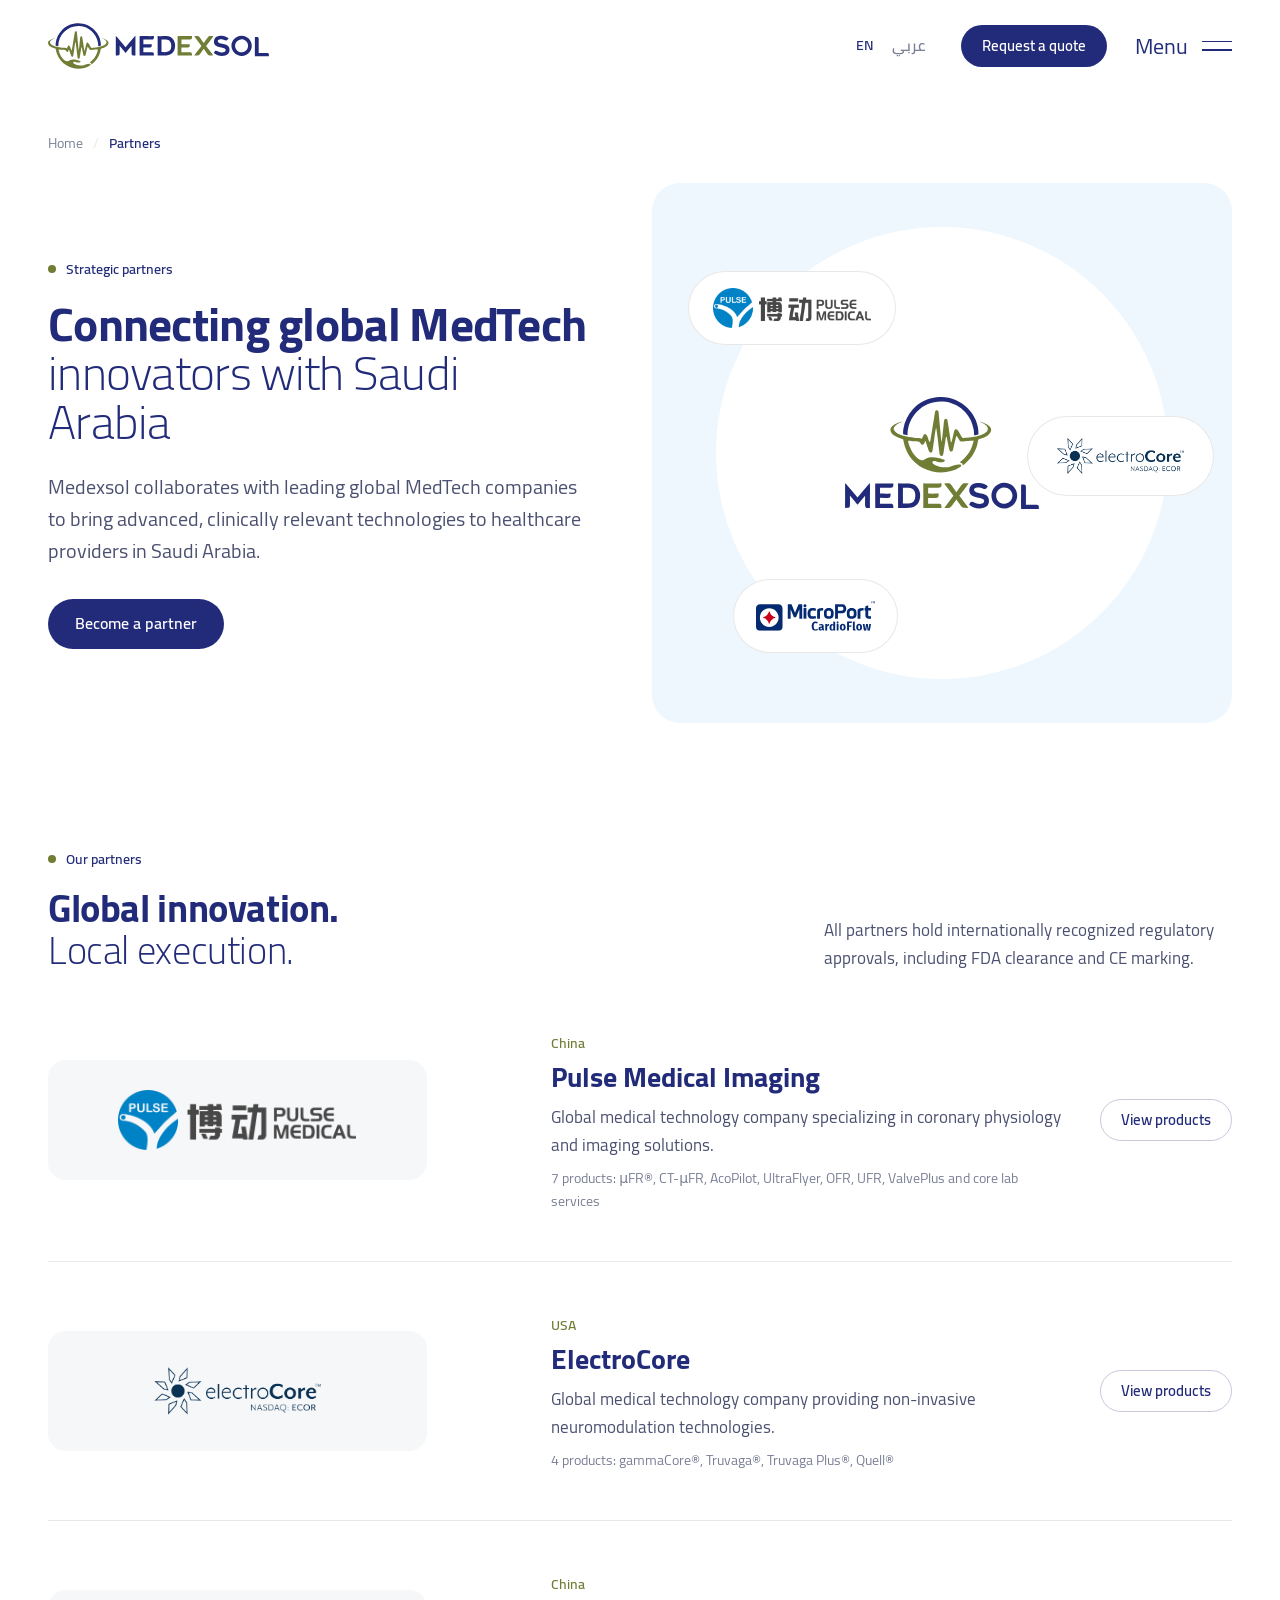
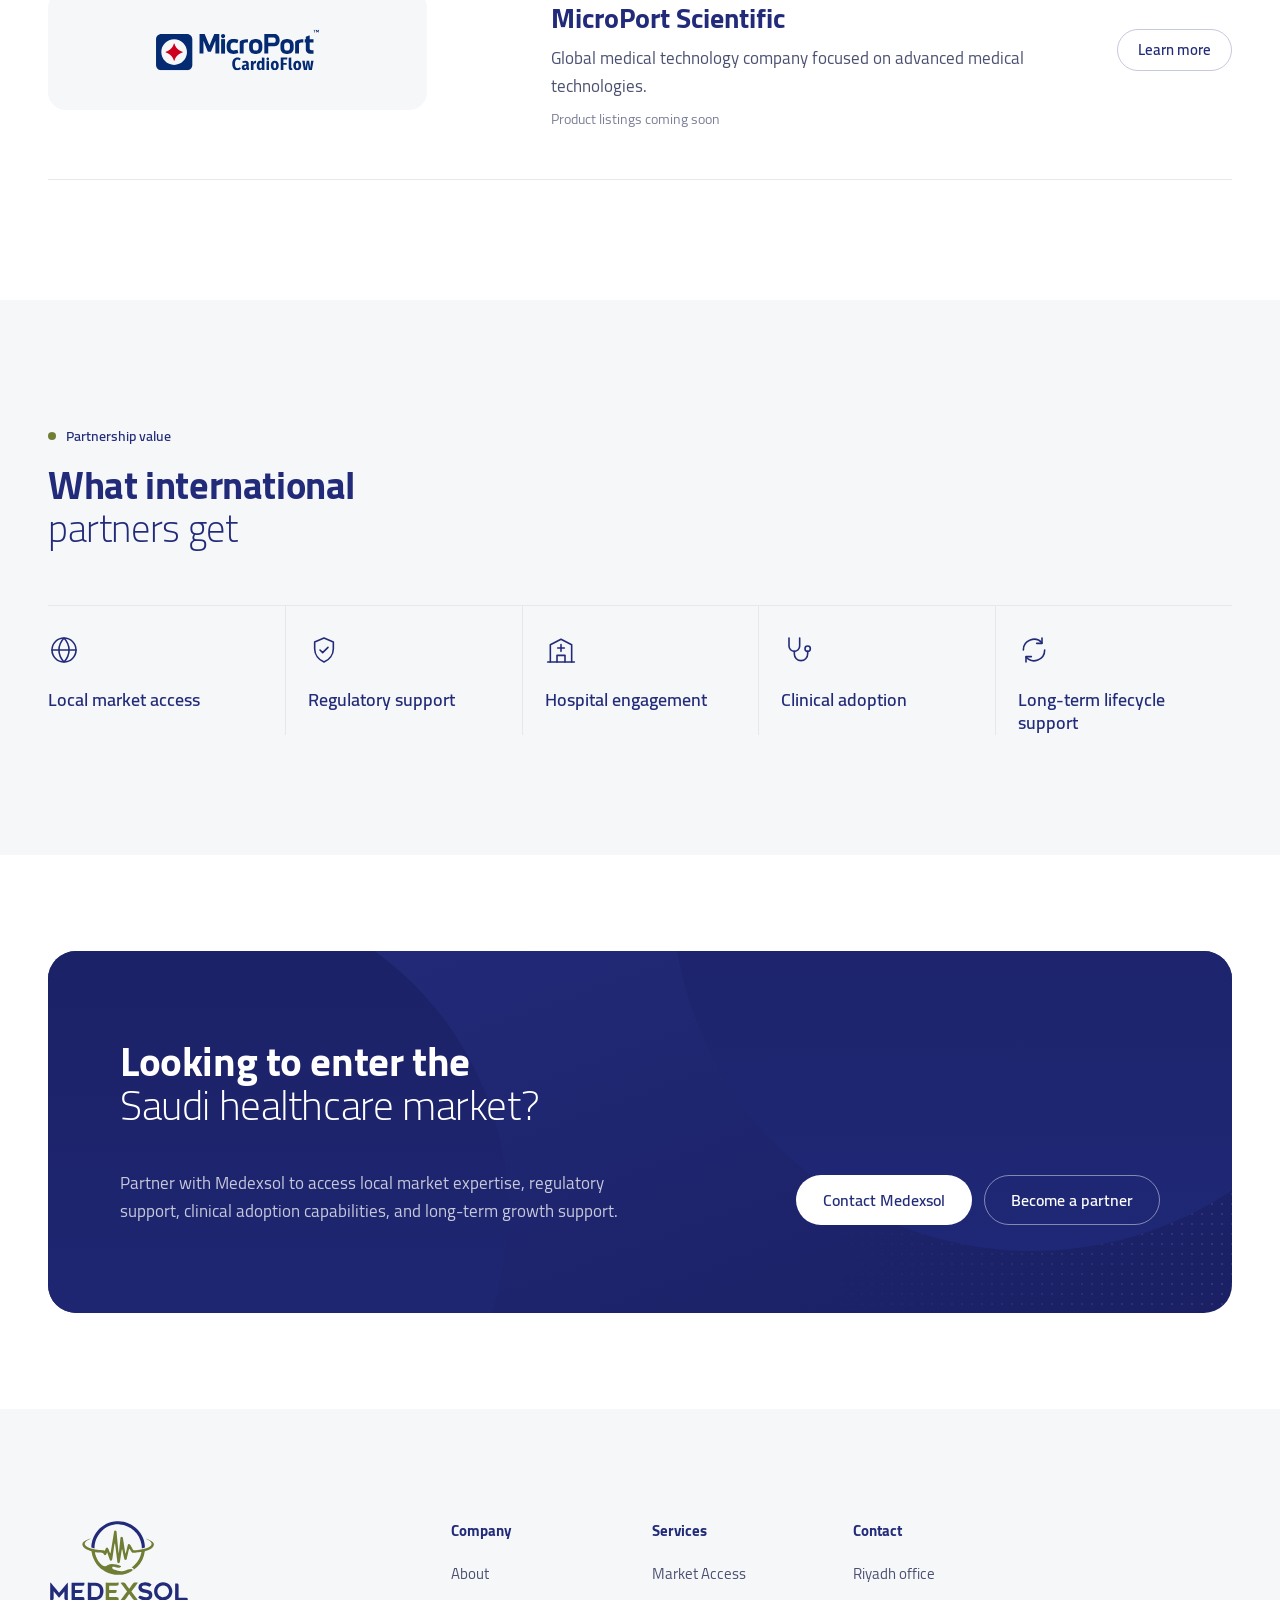
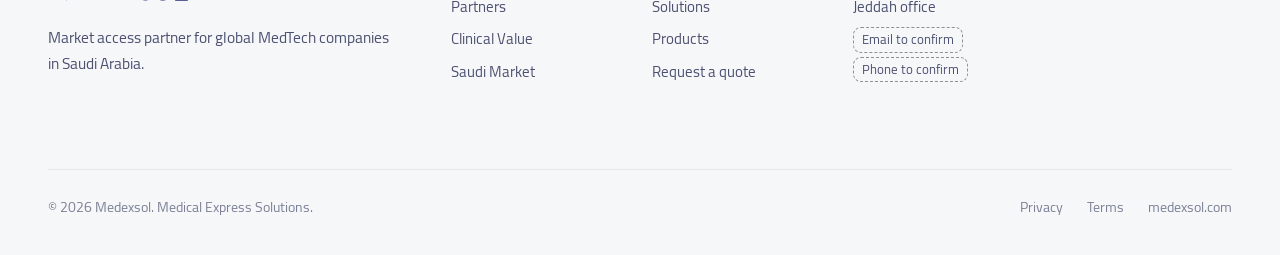
<file: partners.html>
<!DOCTYPE html>
<html lang="en"><head><meta charset="utf-8"><meta name="viewport" content="width=device-width, initial-scale=1">
<title>Strategic Partners | Medexsol</title><meta name="description" content="Medexsol partners with Pulse Medical Imaging, ElectroCore and MicroPort Scientific to bring advanced MedTech to Saudi Arabia.">
<link rel="icon" href="assets/logo/medexsol-color.svg"><link rel="stylesheet" href="assets/css/site.css">
</head><body>
<a class="skip" href="#main" style="position:absolute;left:-9999px">Skip to content</a>
<header class="hdr"><div class="wrap">
  <a class="brand" href="index.html" aria-label="Medexsol home"><img src="assets/logo/medexsol-h-color.svg" alt="Medexsol"></a>
  <div class="hdr-actions">
    <div class="lang" role="group" aria-label="Language"><button data-lang="en" aria-pressed="true">EN</button><button class="ar" data-lang="ar" aria-pressed="false" lang="ar">عربي</button></div>
    <a class="btn btn-primary btn-sm" href="contact.html#quote">Request a quote</a>
    <button class="menu-btn" aria-expanded="false" aria-controls="menu">Menu <span class="bars"><i></i><i></i></span></button>
  </div>
</div></header>
<div class="menu" id="menu" aria-hidden="true" role="dialog" aria-label="Site menu">
  <div class="wrap"><div class="menu-top"><a href="index.html"><img src="assets/logo/medexsol-h-white.svg" alt="Medexsol"></a>
    <button class="menu-close">Close <span class="x"></span></button></div></div>
  <div class="wrap menu-body">
    <nav class="menu-nav" aria-label="Main"><a href="index.html">Home</a><a href="about.html">About</a><a href="market-access.html">Market Access</a><a href="solutions.html">Solutions</a><a href="partners.html" aria-current=page>Partners</a><a href="clinical-value.html">Clinical Value</a><a href="saudi-market.html">Saudi Market</a><a href="contact.html">Contact</a></nav>
    <div class="menu-side">
      <div><h4>Offices</h4>Riyadh and Jeddah, Saudi Arabia</div>
      <div><h4>Approved technologies</h4>Saudi FDA (SFDA), U.S. FDA and NMPA</div>
      <div><a class="btn btn-white" href="contact.html#partner">Become a partner</a></div>
    </div>
  </div>
</div>
<main id="main">
<section class="phero"><div class="wrap"><nav class="crumbs" aria-label="Breadcrumb"><a href="index.html">Home</a><span aria-hidden="true">/</span><span aria-current="page">Partners</span></nav><div class="phero-grid">
  <div class="phero-copy"><span class="tag">Strategic partners</span><h1 class="h-split">Connecting global MedTech<span class="l">innovators with Saudi Arabia</span></h1><p class="lead">Medexsol collaborates with leading global MedTech companies to bring advanced, clinically relevant technologies to healthcare providers in Saudi Arabia.</p><div class="acts"><a class="btn btn-primary" href="contact.html#partner">Become a partner</a></div></div>
  <div class="phero-media"><div style="position:absolute;inset:0;display:grid;place-items:center"><div style="width:78%;aspect-ratio:1;border-radius:50%;background:#fff;display:grid;place-items:center;position:relative">
      <img src="assets/logo/medexsol-color.svg" alt="Medexsol" style="width:44%">
      <div style="position:absolute;left:-6%;top:10%;background:#fff;border-radius:999px;padding:16px 24px;box-shadow:0 0 0 1px var(--line)"><img src="assets/logo/pulse.webp" alt="Pulse Medical" style="height:40px"></div>
      <div style="position:absolute;right:-10%;top:42%;background:#fff;border-radius:999px;padding:16px 24px;box-shadow:0 0 0 1px var(--line)"><img src="assets/logo/electrocore.webp" alt="electroCore" style="height:46px"></div>
      <div style="position:absolute;left:4%;bottom:6%;background:#fff;border-radius:999px;padding:14px 22px;box-shadow:0 0 0 1px var(--line)"><img src="assets/logo/microport.svg" alt="MicroPort" style="height:44px"></div>
    </div></div></div></div></div></section>
<section class="sec" aria-labelledby="op-h"><div class="wrap">
  <div class="sec-head" style="margin-bottom:8px"><div><span class="tag">Our partners</span><h2 class="h2" id="op-h">Global innovation.<span class="l">Local execution.</span></h2></div><p style="max-width:24em">All partners hold internationally recognized regulatory approvals, including FDA clearance and CE marking.</p></div>
  <article class="split" style="padding:48px 0;border-bottom:1px solid var(--line);align-items:center">
      <div class="a" style="display:flex;align-items:center;height:120px;background:var(--paper);border-radius:var(--r-md);justify-content:center"><img src="assets/logo/pulse.webp" alt="Pulse Medical Imaging logo" style="max-height:60px;max-width:70%;width:auto"></div>
      <div class="b" style="display:grid;grid-template-columns:1fr auto;gap:32px;align-items:center"><div><span class="small" style="font-weight:600;color:var(--olive)">China</span><h3 class="h3" style="font-size:28px;margin:4px 0 8px">Pulse Medical Imaging</h3><p>Global medical technology company specializing in coronary physiology and imaging solutions.</p><p class="small" style="margin-top:8px">7 products: μFR®, CT-μFR, AcoPilot, UltraFlyer, OFR, UFR, ValvePlus and core lab services</p></div><a class="btn btn-ghost btn-sm" href="solutions.html#coronary">View products</a></div></article><article class="split" style="padding:48px 0;border-bottom:1px solid var(--line);align-items:center">
      <div class="a" style="display:flex;align-items:center;height:120px;background:var(--paper);border-radius:var(--r-md);justify-content:center"><img src="assets/logo/electrocore.webp" alt="ElectroCore logo" style="max-height:60px;max-width:70%;width:auto"></div>
      <div class="b" style="display:grid;grid-template-columns:1fr auto;gap:32px;align-items:center"><div><span class="small" style="font-weight:600;color:var(--olive)">USA</span><h3 class="h3" style="font-size:28px;margin:4px 0 8px">ElectroCore</h3><p>Global medical technology company providing non-invasive neuromodulation technologies.</p><p class="small" style="margin-top:8px">4 products: gammaCore®, Truvaga®, Truvaga Plus®, Quell®</p></div><a class="btn btn-ghost btn-sm" href="solutions.html#neuro">View products</a></div></article><article class="split" style="padding:48px 0;border-bottom:1px solid var(--line);align-items:center">
      <div class="a" style="display:flex;align-items:center;height:120px;background:var(--paper);border-radius:var(--r-md);justify-content:center"><img src="assets/logo/microport.svg" alt="MicroPort Scientific logo" style="max-height:60px;max-width:70%;width:auto"></div>
      <div class="b" style="display:grid;grid-template-columns:1fr auto;gap:32px;align-items:center"><div><span class="small" style="font-weight:600;color:var(--olive)">China</span><h3 class="h3" style="font-size:28px;margin:4px 0 8px">MicroPort Scientific</h3><p>Global medical technology company focused on advanced medical technologies.</p><p class="small" style="margin-top:8px">Product listings coming soon</p></div><a class="btn btn-ghost btn-sm" href="contact.html">Learn more</a></div></article>
</div></section>
<section class="sec sec-paper" aria-labelledby="pv-h"><div class="wrap">
  <div class="sec-head"><div><span class="tag">Partnership value</span><h2 class="h2" id="pv-h">What international<span class="l">partners get</span></h2></div></div>
  <div class="pv"><div><svg class="" viewBox="0 0 24 24" fill="none" stroke="currentColor" stroke-width="1.4" stroke-linecap="round" stroke-linejoin="round" aria-hidden="true"><circle cx="12" cy="12" r="9"/><path d="M3 12h18M12 3c2.5 2.7 3.8 5.7 3.8 9s-1.3 6.3-3.8 9c-2.5-2.7-3.8-5.7-3.8-9S9.5 5.7 12 3Z"/></svg>Local market access</div><div><svg class="" viewBox="0 0 24 24" fill="none" stroke="currentColor" stroke-width="1.4" stroke-linecap="round" stroke-linejoin="round" aria-hidden="true"><path d="M12 3 5 6v5c0 4.5 3 8.3 7 10 4-1.7 7-5.5 7-10V6l-7-3Z"/><path d="m9 12 2 2 4-4"/></svg>Regulatory support</div><div><svg class="" viewBox="0 0 24 24" fill="none" stroke="currentColor" stroke-width="1.4" stroke-linecap="round" stroke-linejoin="round" aria-hidden="true"><path d="M4 21V8l8-4 8 4v13"/><path d="M9 21v-5h6v5M12 8v5M9.5 10.5h5"/><path d="M2 21h20"/></svg>Hospital engagement</div><div><svg class="" viewBox="0 0 24 24" fill="none" stroke="currentColor" stroke-width="1.4" stroke-linecap="round" stroke-linejoin="round" aria-hidden="true"><path d="M6 3v6a4 4 0 0 0 8 0V3"/><path d="M10 13v2a5 5 0 0 0 10 0v-2"/><circle cx="20" cy="11" r="2"/></svg>Clinical adoption</div><div><svg class="" viewBox="0 0 24 24" fill="none" stroke="currentColor" stroke-width="1.4" stroke-linecap="round" stroke-linejoin="round" aria-hidden="true"><path d="M20 12a8 8 0 0 1-14 5.3M4 12a8 8 0 0 1 14-5.3"/><path d="M18 3v4h-4M6 21v-4h4"/></svg>Long-term lifecycle support</div></div>
</div></section>
<section class="sec-tight" aria-labelledby="cta-h"><div class="wrap"><div class="cta-band">
  <span class="cta-dots" aria-hidden="true"></span>
  <h2 id="cta-h">Looking to enter the<span class="l">Saudi healthcare market?</span></h2>
  <p>Partner with Medexsol to access local market expertise, regulatory support, clinical adoption capabilities, and long-term growth support.</p>
  <div class="acts"><a class="btn btn-white" href="contact.html">Contact Medexsol</a><a class="btn btn-line-white" href="contact.html#partner">Become a partner</a></div>
</div></div></section>
</main>
<footer class="ftr sec-paper"><div class="wrap">
  <div class="ftr-top">
    <div class="ftr-brand"><img src="assets/logo/medexsol-color.svg" alt="Medexsol"><p>Market access partner for global MedTech companies in Saudi Arabia.</p></div>
    <div class="ftr-col"><h4>Company</h4><a href="about.html">About</a><a href="partners.html">Partners</a><a href="clinical-value.html">Clinical Value</a><a href="saudi-market.html">Saudi Market</a></div>
    <div class="ftr-col"><h4>Services</h4><a href="market-access.html">Market Access</a><a href="solutions.html">Solutions</a><a href="solutions.html#catalog">Products</a><a href="contact.html#quote">Request a quote</a></div>
    <div class="ftr-col"><h4>Contact</h4><a href="contact.html">Riyadh office</a><a href="contact.html">Jeddah office</a><span class="ph-note">Email to confirm</span><span class="ph-note">Phone to confirm</span></div>
  </div>
  <div class="ftr-bot"><span>© 2026 Medexsol. Medical Express Solutions.</span><nav><a href="#" aria-disabled="true">Privacy</a><a href="#" aria-disabled="true">Terms</a><span>medexsol.com</span></nav></div>
</div></footer>
<script src="assets/js/data.js"></script><script src="assets/js/site.js"></script>
</body></html>
</file>
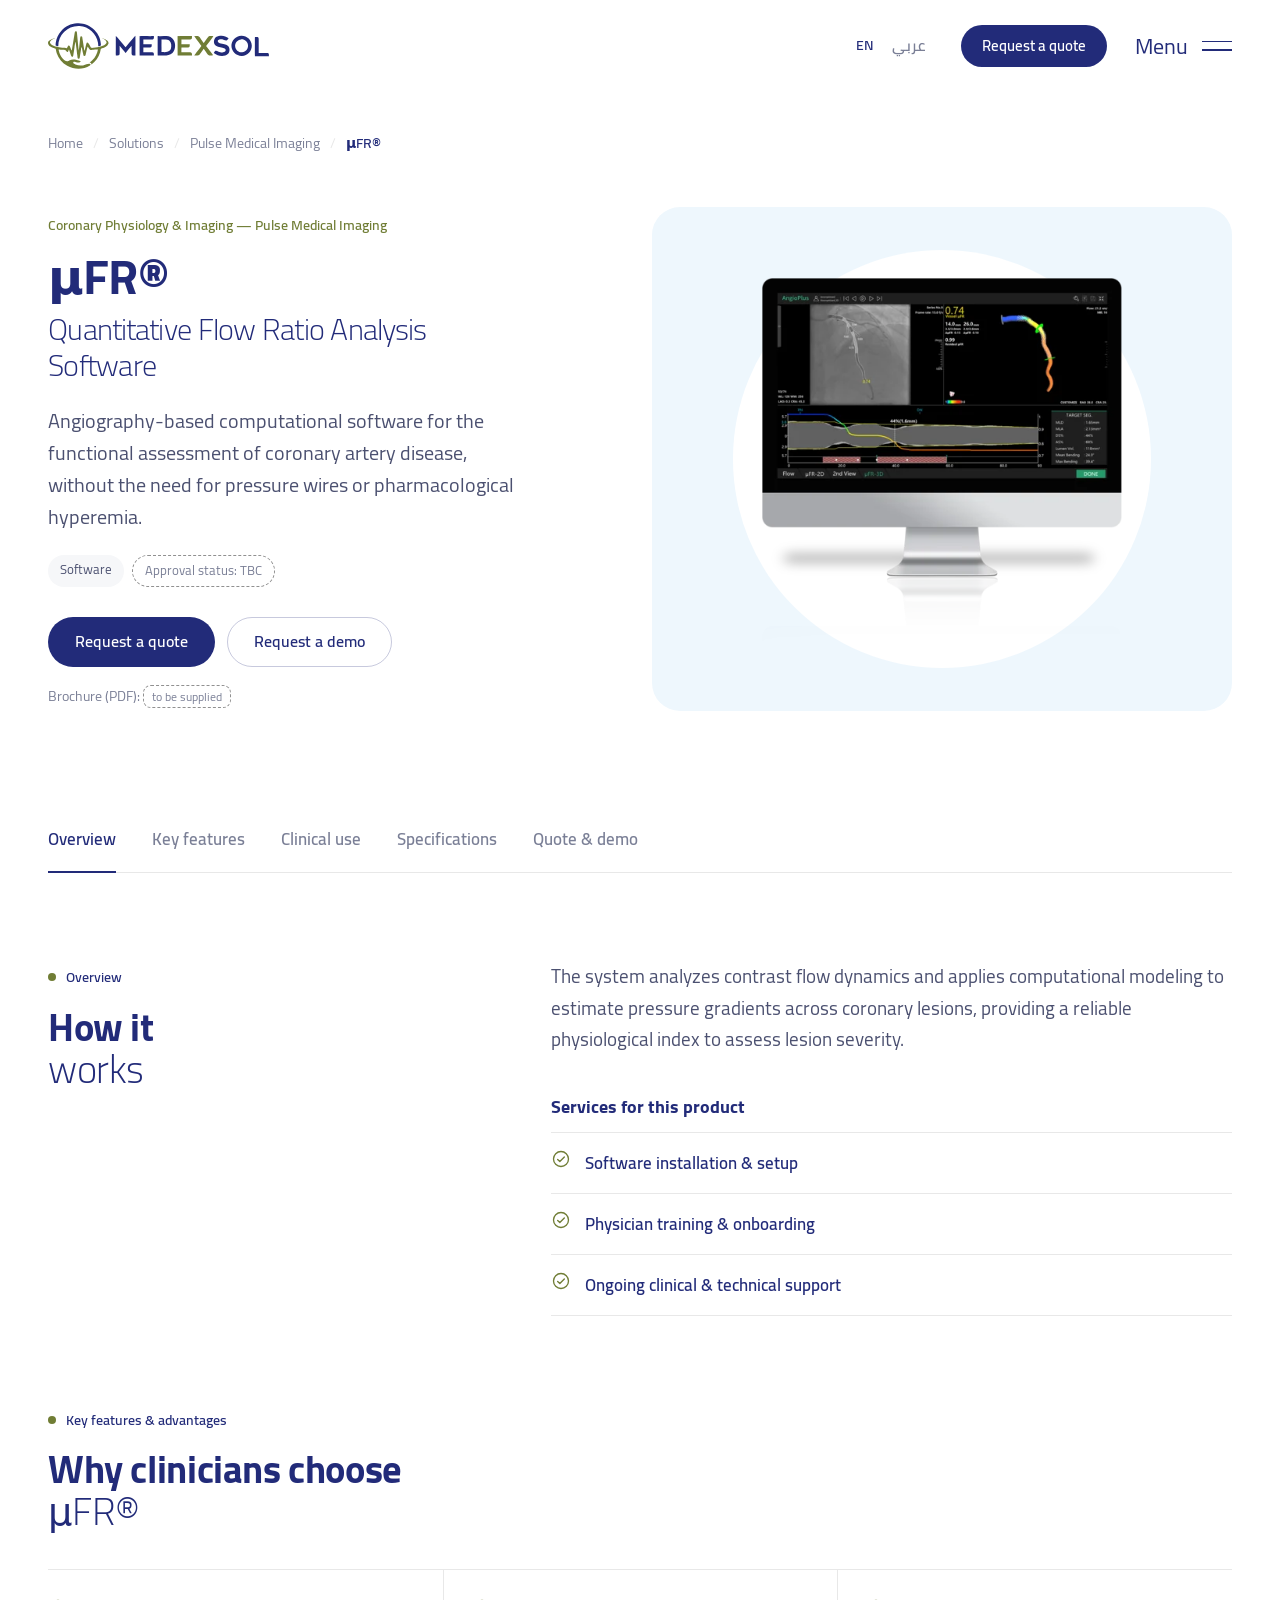
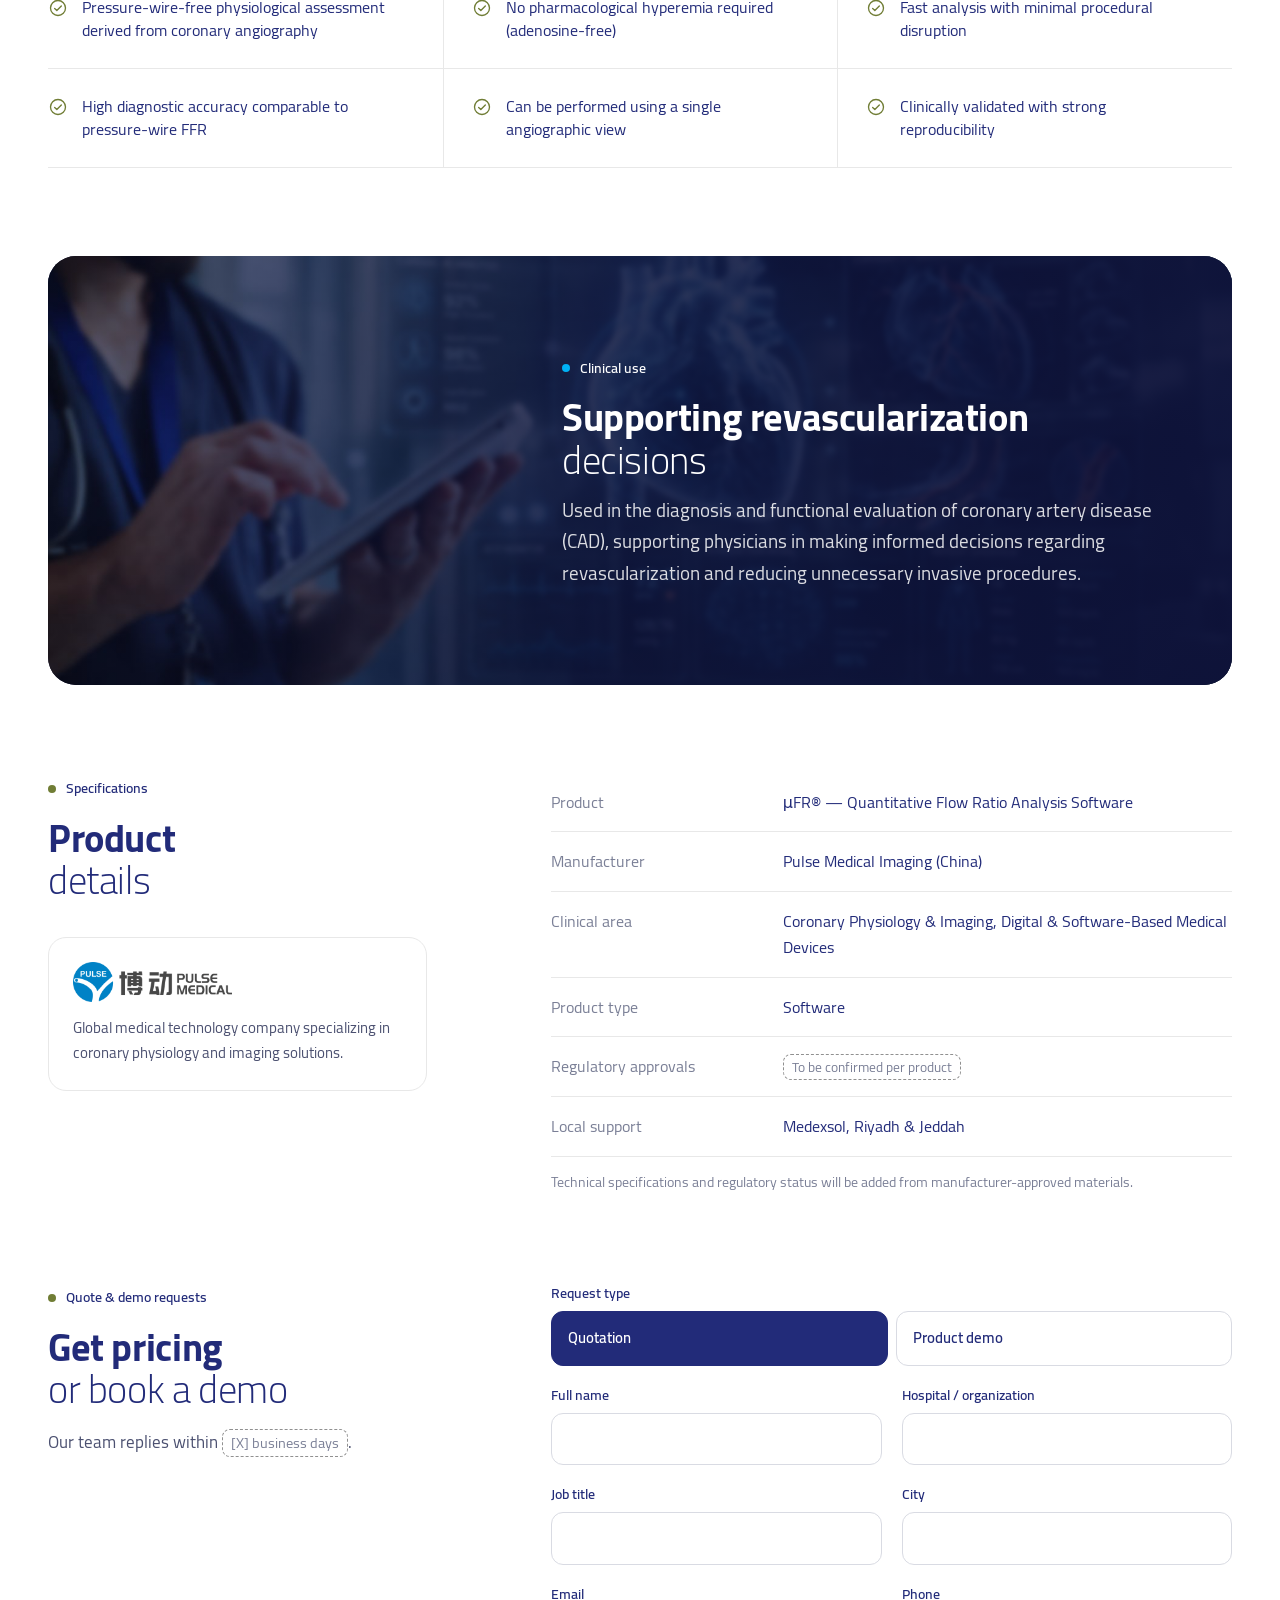
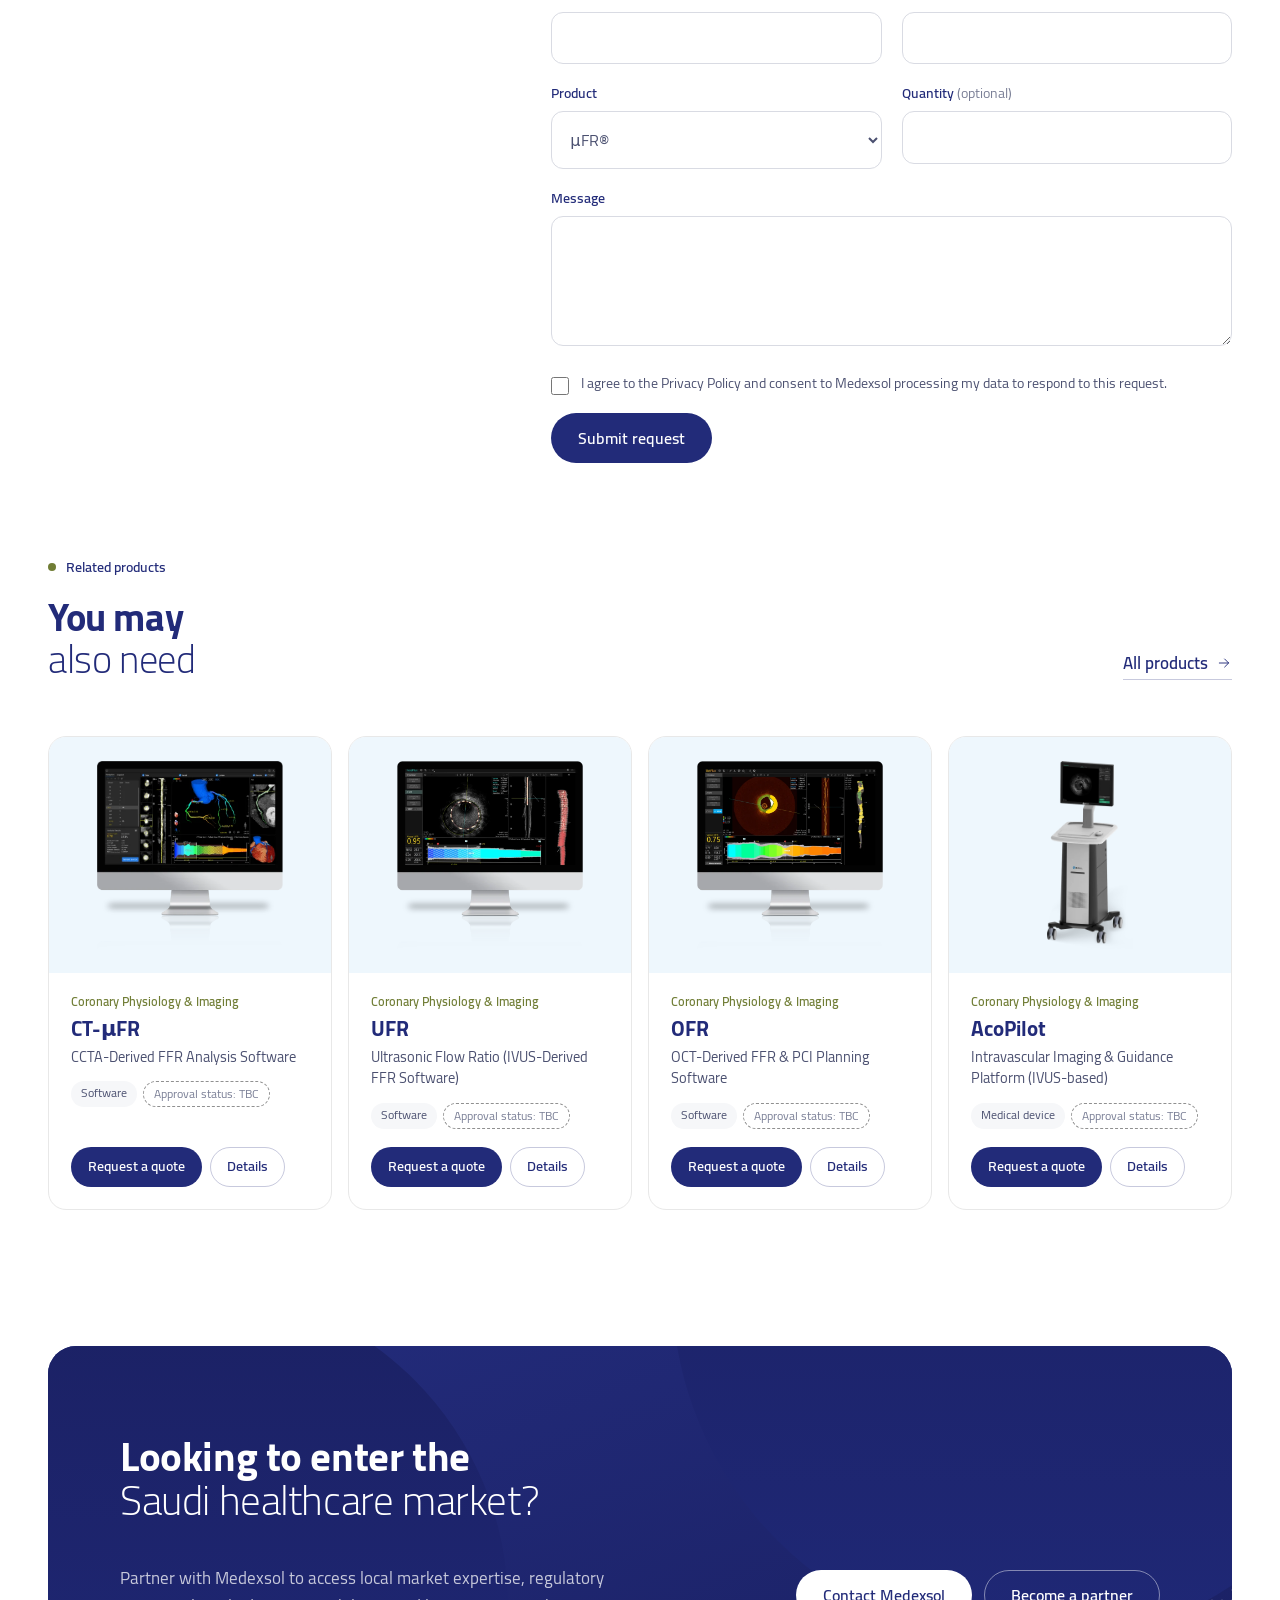
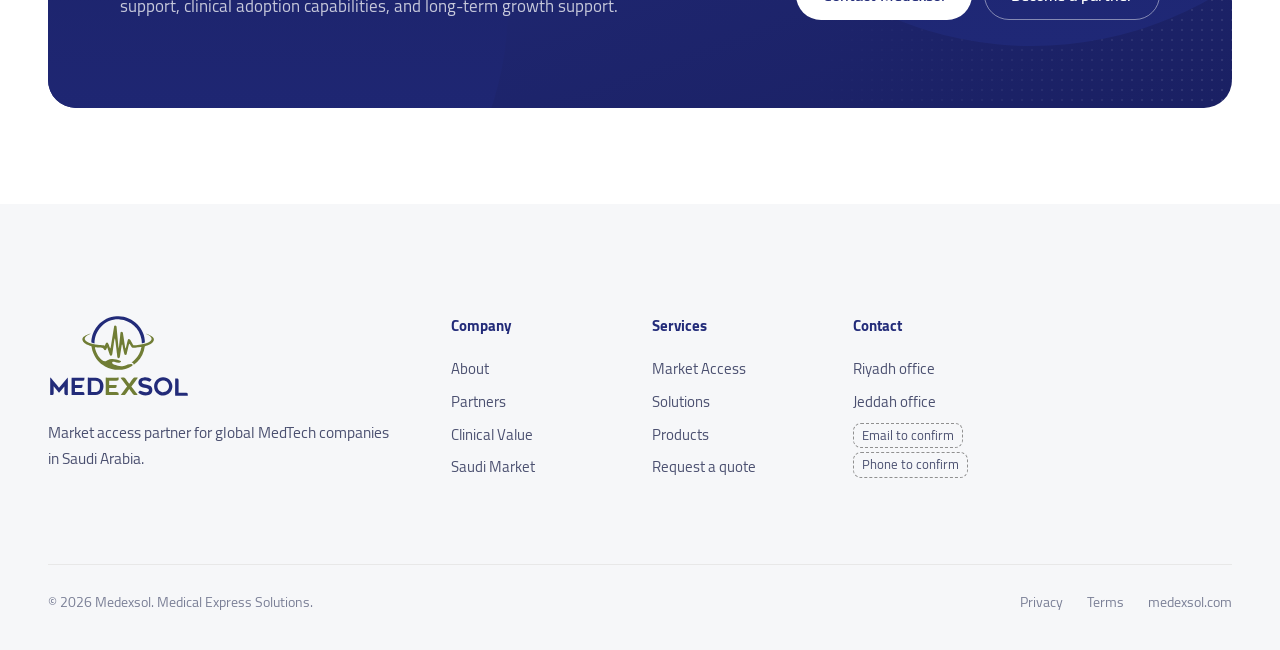
<file: product.html>
<!DOCTYPE html>
<html lang="en"><head><meta charset="utf-8"><meta name="viewport" content="width=device-width, initial-scale=1">
<title>μFR® Quantitative Flow Ratio Software | Medexsol</title><meta name="description" content="Product details, key features and clinical use. Request a quote or demo in Saudi Arabia.">
<link rel="icon" href="assets/logo/medexsol-color.svg"><link rel="stylesheet" href="assets/css/site.css">
</head><body>
<a class="skip" href="#main" style="position:absolute;left:-9999px">Skip to content</a>
<header class="hdr"><div class="wrap">
  <a class="brand" href="index.html" aria-label="Medexsol home"><img src="assets/logo/medexsol-h-color.svg" alt="Medexsol"></a>
  <div class="hdr-actions">
    <div class="lang" role="group" aria-label="Language"><button data-lang="en" aria-pressed="true">EN</button><button class="ar" data-lang="ar" aria-pressed="false" lang="ar">عربي</button></div>
    <a class="btn btn-primary btn-sm" href="contact.html#quote">Request a quote</a>
    <button class="menu-btn" aria-expanded="false" aria-controls="menu">Menu <span class="bars"><i></i><i></i></span></button>
  </div>
</div></header>
<div class="menu" id="menu" aria-hidden="true" role="dialog" aria-label="Site menu">
  <div class="wrap"><div class="menu-top"><a href="index.html"><img src="assets/logo/medexsol-h-white.svg" alt="Medexsol"></a>
    <button class="menu-close">Close <span class="x"></span></button></div></div>
  <div class="wrap menu-body">
    <nav class="menu-nav" aria-label="Main"><a href="index.html">Home</a><a href="about.html">About</a><a href="market-access.html">Market Access</a><a href="solutions.html" aria-current=page>Solutions</a><a href="partners.html">Partners</a><a href="clinical-value.html">Clinical Value</a><a href="saudi-market.html">Saudi Market</a><a href="contact.html">Contact</a></nav>
    <div class="menu-side">
      <div><h4>Offices</h4>Riyadh and Jeddah, Saudi Arabia</div>
      <div><h4>Approved technologies</h4>Saudi FDA (SFDA), U.S. FDA and NMPA</div>
      <div><a class="btn btn-white" href="contact.html#partner">Become a partner</a></div>
    </div>
  </div>
</div>
<main id="main">
<section class="phero" id="pd"><div class="wrap">
  <nav class="crumbs" aria-label="Breadcrumb"><a href="index.html">Home</a><span aria-hidden="true">/</span><a href="solutions.html">Solutions</a><span aria-hidden="true">/</span><a href="solutions.html#catalog" id="pd-crumb-partner">Partner</a><span aria-hidden="true">/</span><span aria-current="page" id="pd-crumb-name">Product</span></nav>
  <div class="pd-hero"><div class="pd-copy"><span class="cat" id="pd-cat"></span><h1 id="pd-name"></h1><p class="lead" id="pd-desc"></p>
      <div class="pd-meta" id="pd-meta"></div>
      <div style="display:flex;gap:12px"><a class="btn btn-primary" id="pd-quote" href="#request">Request a quote</a><a class="btn btn-ghost" id="pd-demo" href="#request">Request a demo</a></div>
      <p class="small" style="margin-top:18px">Brochure (PDF): <span class="ph-note">to be supplied</span></p></div>
    <div class="pd-stage"><img id="pd-img" src="" alt=""></div></div>
  <nav class="pd-tabs" aria-label="Product sections"><a href="#overview" class="on">Overview</a><a href="#features">Key features</a><a href="#clinical">Clinical use</a><a href="#specs">Specifications</a><a href="#request">Quote &amp; demo</a></nav>
  <div class="pd-sec split" id="overview"><div class="a"><span class="tag">Overview</span><h2 class="h2" style="margin-top:16px">How it<span class="l">works</span></h2></div>
    <div class="b"><p class="prose" style="font-size:19px" id="pd-how"></p><h3 class="h3" style="margin:40px 0 14px;font-size:18px">Services for this product</h3><div class="svc-list" id="pd-services"></div></div></div>
  <div class="pd-sec" id="features"><div class="sec-head" style="margin-bottom:36px"><div><span class="tag">Key features &amp; advantages</span><h2 class="h2" id="pd-feat-title"></h2></div></div><ul class="feat-grid" id="pd-features"></ul></div>
  <div class="pd-sec" id="clinical"><div class="dark-band"><img src="assets/img/heart-tablet.jpg" alt="" style="object-position:20% 50%"><div class="inner"><div class="clin-copy"><span class="tag on-dark">Clinical use</span><h2 class="h2" id="pd-clin-title"></h2><p id="pd-clinical" style="font-size:19px;color:rgba(255,255,255,.85)"></p></div></div></div></div>
  <div class="pd-sec split" id="specs"><div class="a"><span class="tag">Specifications</span><h2 class="h2" style="margin-top:16px">Product<span class="l">details</span></h2>
      <div id="pd-partner" style="margin-top:36px;padding:24px;border:1px solid var(--line);border-radius:var(--r-md)"><img src="" alt="" style="height:40px;width:auto;margin-bottom:14px"><p style="font-size:15px"></p></div></div>
    <div class="b"><table class="spec"><tbody id="pd-spec"></tbody></table><p class="small" style="margin-top:14px">Technical specifications and regulatory status will be added from manufacturer-approved materials.</p></div></div>
  <div class="pd-sec split" id="request"><div class="a"><span class="tag">Quote &amp; demo requests</span><h2 class="h2" style="margin-top:16px">Get pricing<span class="l">or book a demo</span></h2><p style="margin-top:18px">Our team replies within <span class="ph-note">[X] business days</span>.</p></div>
    <div class="b"><form class="form" aria-label="Quote or demo request">
      <div class="field full"><label>Request type</label><div class="seg-choice" style="grid-template-columns:1fr 1fr"><label><input type="radio" name="rt" value="Quotation" checked><span>Quotation</span></label><label><input type="radio" name="rt" value="Product demo"><span>Product demo</span></label></div></div>
      <div class="field"><label for="q-name">Full name</label><input id="q-name" name="name" required autocomplete="name"><span class="msg">Enter your full name.</span></div>
      <div class="field"><label for="q-org">Hospital / organization</label><input id="q-org" name="org" required autocomplete="organization"><span class="msg">Enter your hospital or organization.</span></div>
      <div class="field"><label for="q-job">Job title</label><input id="q-job" name="job" autocomplete="organization-title"></div>
      <div class="field"><label for="q-city">City</label><input id="q-city" name="city" autocomplete="address-level2"></div>
      <div class="field"><label for="q-email">Email</label><input id="q-email" type="email" name="email" required autocomplete="email"><span class="msg">Enter a valid email address, like name@hospital.sa.</span></div>
      <div class="field"><label for="q-phone">Phone</label><input id="q-phone" type="tel" name="phone" autocomplete="tel"></div>
      <div class="field"><label for="pd-product">Product</label><select id="pd-product" name="product"></select></div>
      <div class="field"><label for="q-qty">Quantity <i>(optional)</i></label><input id="q-qty" type="number" min="1" name="qty"></div>
      <div class="field full"><label for="q-msg">Message</label><textarea id="q-msg" name="message"></textarea></div>
      <label class="consent full"><input type="checkbox" required><span>I agree to the Privacy Policy and consent to Medexsol processing my data to respond to this request.</span></label>
      <div class="full"><button class="btn btn-primary" type="submit">Submit request</button></div>
    </form><div class="form-done" role="status"><h3>Thank you. Your request is ready to send.</h3><p>This preview doesn’t send messages yet. Once the form is connected, the Medexsol sales team will receive it and reply within the agreed response time.</p></div></div></div>
  <div class="pd-sec" style="padding-bottom:40px"><div class="sec-head"><div><span class="tag">Related products</span><h2 class="h2">You may<span class="l">also need</span></h2></div><a class="link" href="solutions.html#catalog">All products <svg class="" viewBox="0 0 24 24" fill="none" stroke="currentColor" stroke-width="1.4" stroke-linecap="round" stroke-linejoin="round" aria-hidden="true"><path d="M5 12h14M13 6l6 6-6 6"/></svg></a></div><div class="pgrid" id="pd-related"></div></div>
</div></section>
<section class="sec-tight" aria-labelledby="cta-h"><div class="wrap"><div class="cta-band">
  <span class="cta-dots" aria-hidden="true"></span>
  <h2 id="cta-h">Looking to enter the<span class="l">Saudi healthcare market?</span></h2>
  <p>Partner with Medexsol to access local market expertise, regulatory support, clinical adoption capabilities, and long-term growth support.</p>
  <div class="acts"><a class="btn btn-white" href="contact.html">Contact Medexsol</a><a class="btn btn-line-white" href="contact.html#partner">Become a partner</a></div>
</div></div></section>
</main>
<footer class="ftr sec-paper"><div class="wrap">
  <div class="ftr-top">
    <div class="ftr-brand"><img src="assets/logo/medexsol-color.svg" alt="Medexsol"><p>Market access partner for global MedTech companies in Saudi Arabia.</p></div>
    <div class="ftr-col"><h4>Company</h4><a href="about.html">About</a><a href="partners.html">Partners</a><a href="clinical-value.html">Clinical Value</a><a href="saudi-market.html">Saudi Market</a></div>
    <div class="ftr-col"><h4>Services</h4><a href="market-access.html">Market Access</a><a href="solutions.html">Solutions</a><a href="solutions.html#catalog">Products</a><a href="contact.html#quote">Request a quote</a></div>
    <div class="ftr-col"><h4>Contact</h4><a href="contact.html">Riyadh office</a><a href="contact.html">Jeddah office</a><span class="ph-note">Email to confirm</span><span class="ph-note">Phone to confirm</span></div>
  </div>
  <div class="ftr-bot"><span>© 2026 Medexsol. Medical Express Solutions.</span><nav><a href="#" aria-disabled="true">Privacy</a><a href="#" aria-disabled="true">Terms</a><span>medexsol.com</span></nav></div>
</div></footer>
<script src="assets/js/data.js"></script><script src="assets/js/site.js"></script>
</body></html>
</file>
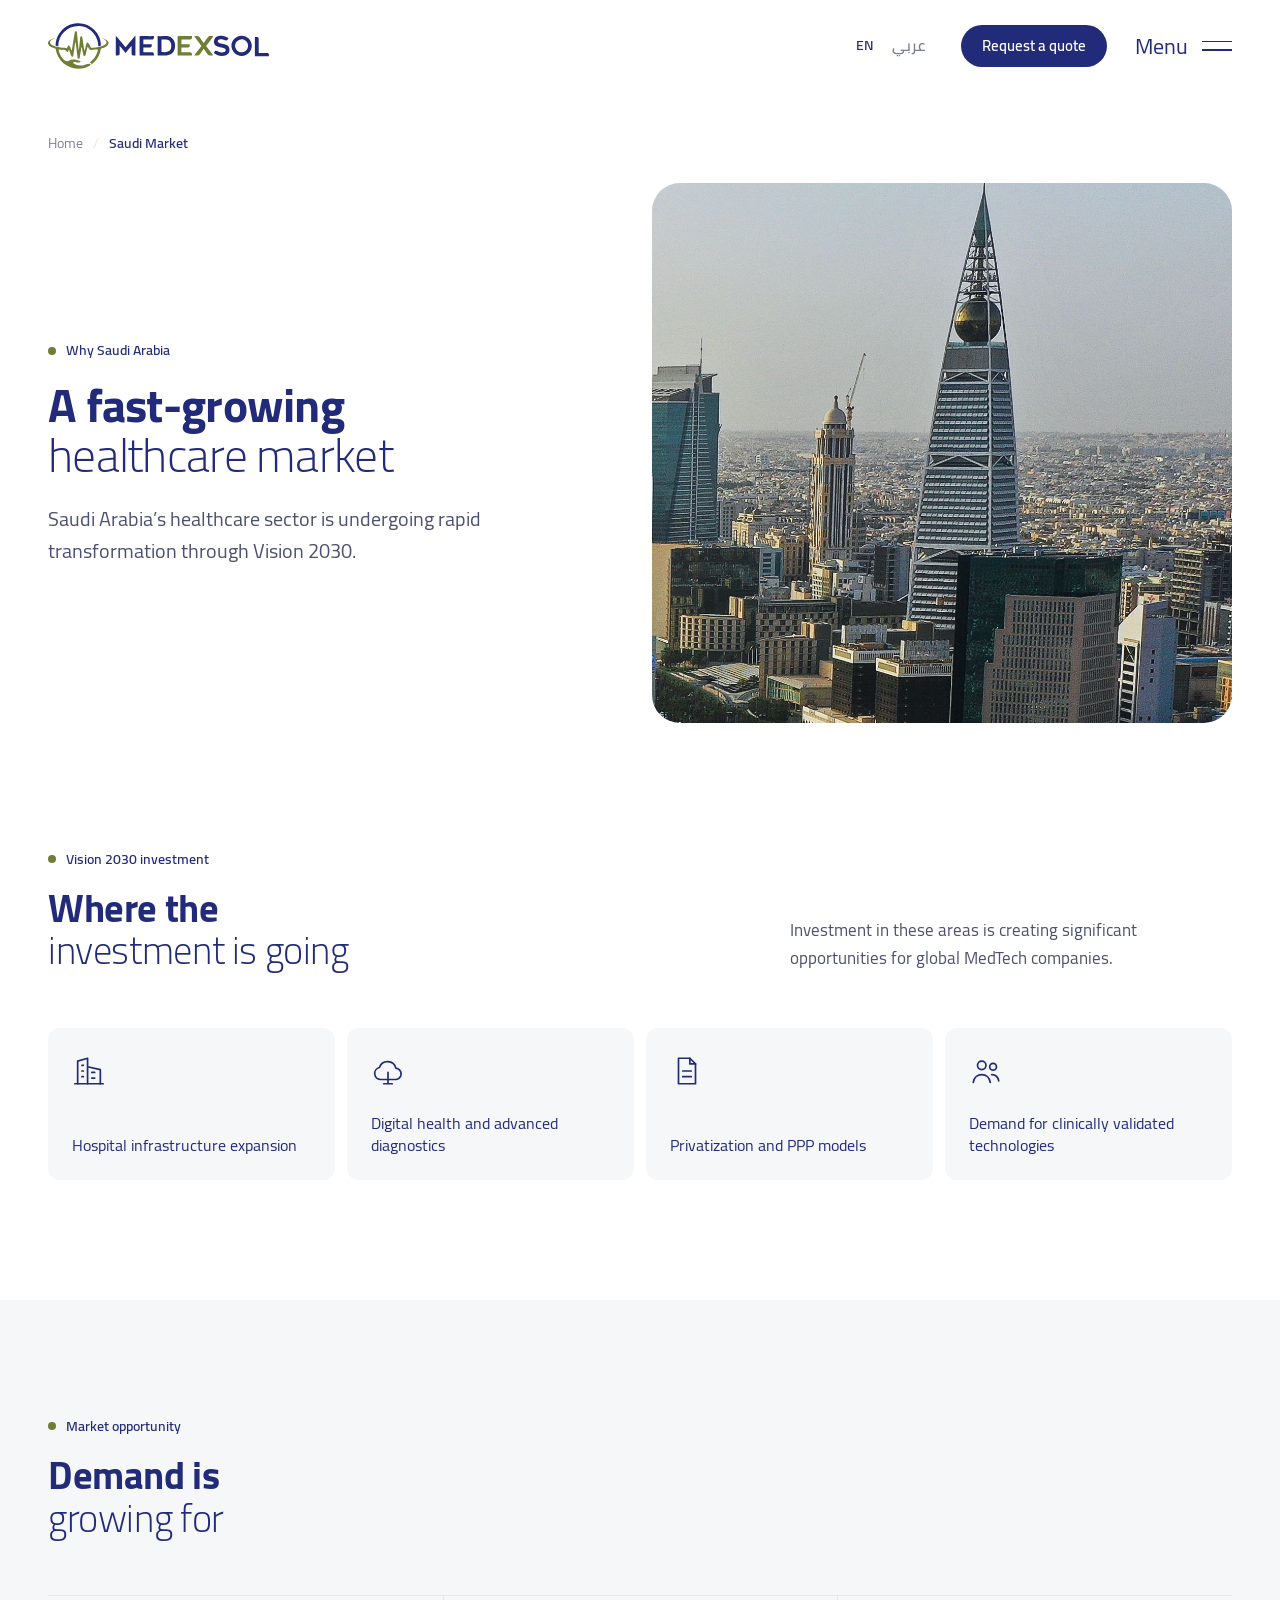
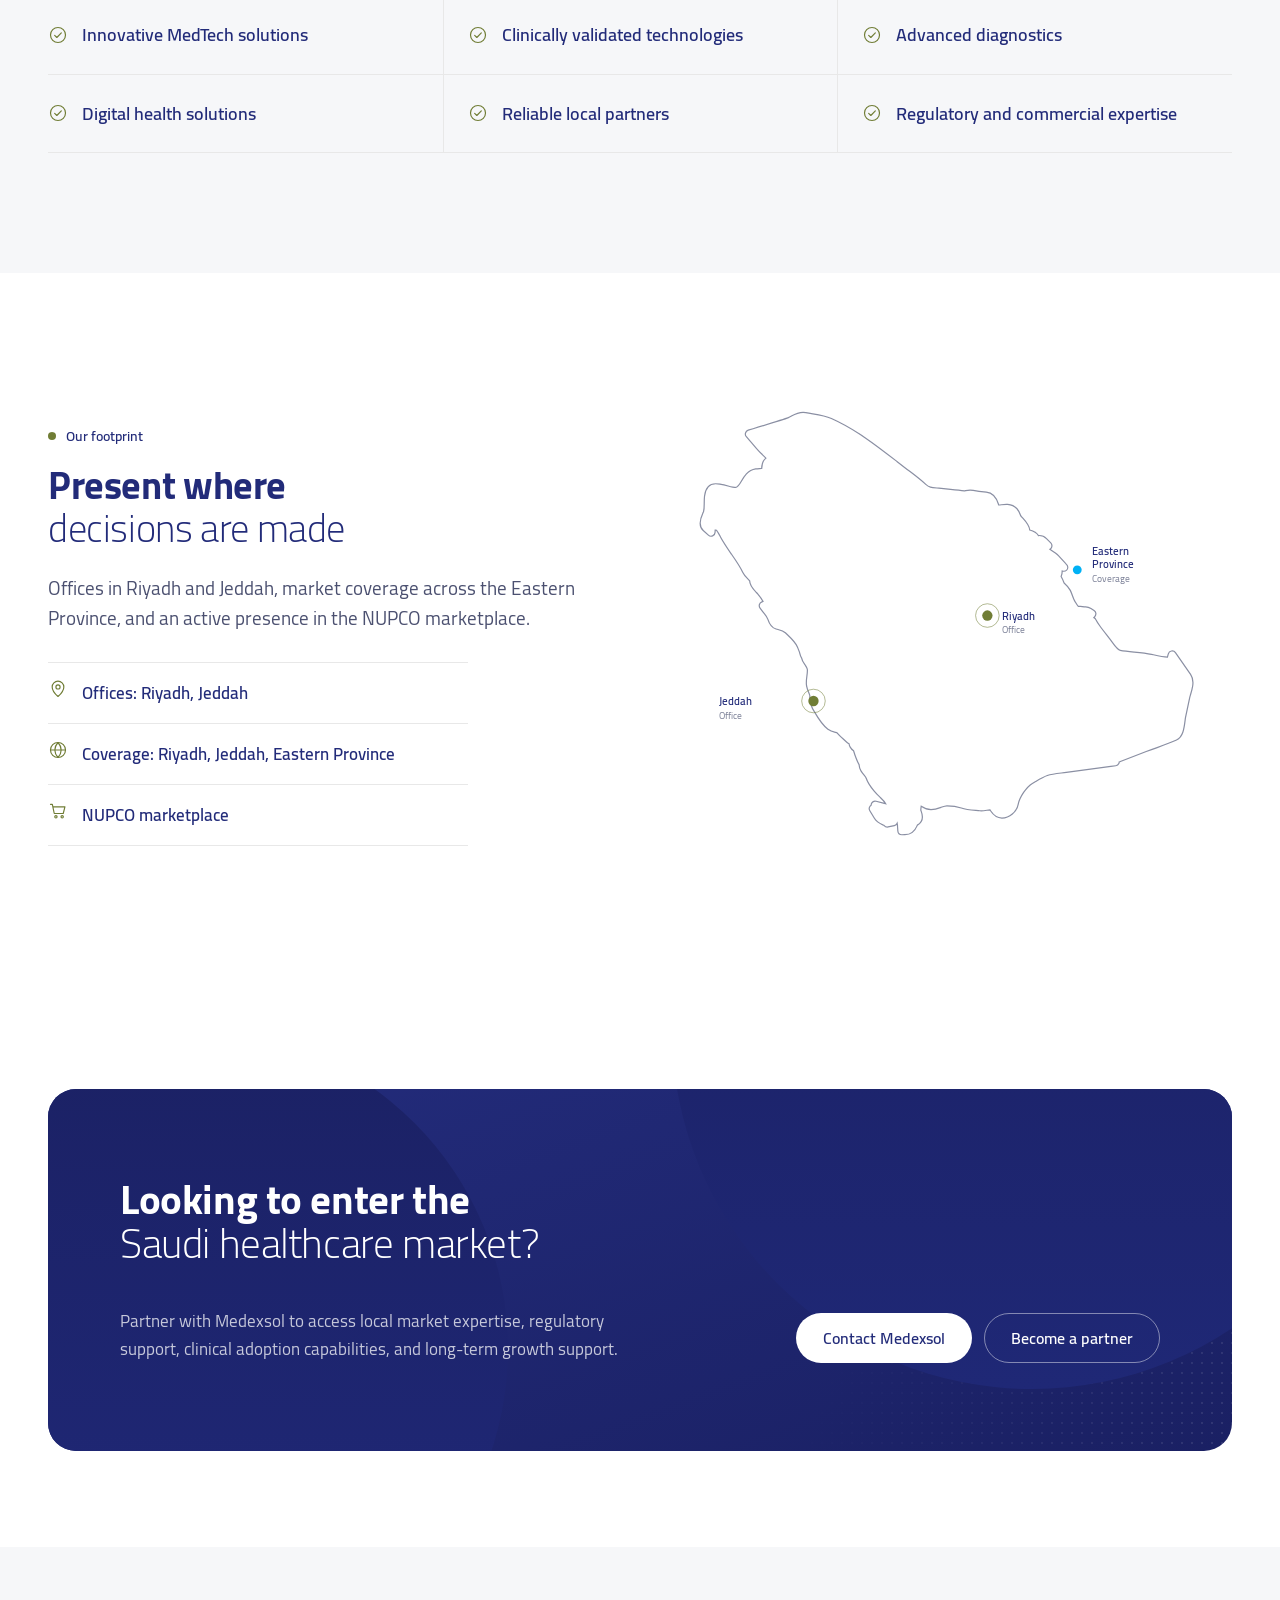
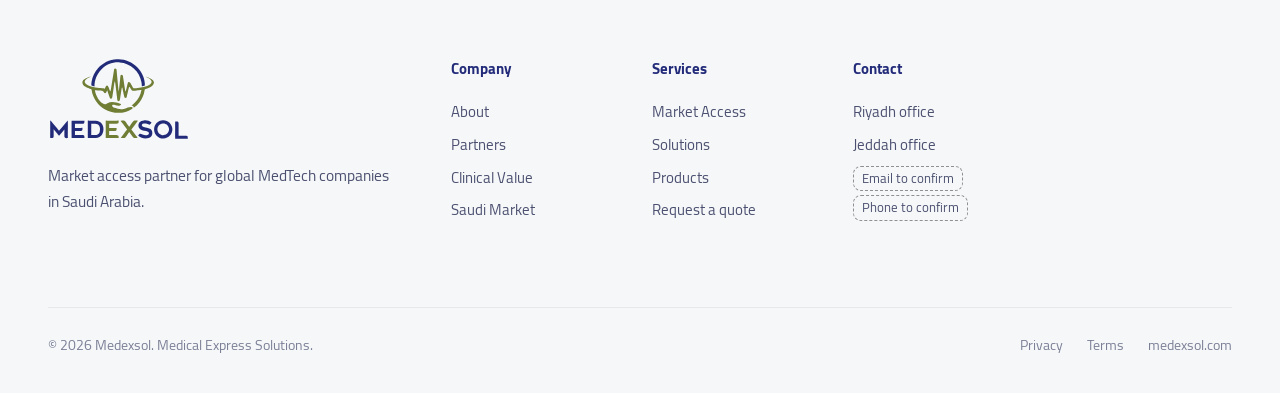
<file: saudi-market.html>
<!DOCTYPE html>
<html lang="en"><head><meta charset="utf-8"><meta name="viewport" content="width=device-width, initial-scale=1">
<title>Why Saudi Arabia | Healthcare Market Opportunity | Medexsol</title><meta name="description" content="Vision 2030 is transforming Saudi healthcare. Discover the opportunity for global MedTech companies with a local partner.">
<link rel="icon" href="assets/logo/medexsol-color.svg"><link rel="stylesheet" href="assets/css/site.css">
</head><body>
<a class="skip" href="#main" style="position:absolute;left:-9999px">Skip to content</a>
<header class="hdr"><div class="wrap">
  <a class="brand" href="index.html" aria-label="Medexsol home"><img src="assets/logo/medexsol-h-color.svg" alt="Medexsol"></a>
  <div class="hdr-actions">
    <div class="lang" role="group" aria-label="Language"><button data-lang="en" aria-pressed="true">EN</button><button class="ar" data-lang="ar" aria-pressed="false" lang="ar">عربي</button></div>
    <a class="btn btn-primary btn-sm" href="contact.html#quote">Request a quote</a>
    <button class="menu-btn" aria-expanded="false" aria-controls="menu">Menu <span class="bars"><i></i><i></i></span></button>
  </div>
</div></header>
<div class="menu" id="menu" aria-hidden="true" role="dialog" aria-label="Site menu">
  <div class="wrap"><div class="menu-top"><a href="index.html"><img src="assets/logo/medexsol-h-white.svg" alt="Medexsol"></a>
    <button class="menu-close">Close <span class="x"></span></button></div></div>
  <div class="wrap menu-body">
    <nav class="menu-nav" aria-label="Main"><a href="index.html">Home</a><a href="about.html">About</a><a href="market-access.html">Market Access</a><a href="solutions.html">Solutions</a><a href="partners.html">Partners</a><a href="clinical-value.html">Clinical Value</a><a href="saudi-market.html" aria-current=page>Saudi Market</a><a href="contact.html">Contact</a></nav>
    <div class="menu-side">
      <div><h4>Offices</h4>Riyadh and Jeddah, Saudi Arabia</div>
      <div><h4>Approved technologies</h4>Saudi FDA (SFDA), U.S. FDA and NMPA</div>
      <div><a class="btn btn-white" href="contact.html#partner">Become a partner</a></div>
    </div>
  </div>
</div>
<main id="main">
<section class="phero"><div class="wrap"><nav class="crumbs" aria-label="Breadcrumb"><a href="index.html">Home</a><span aria-hidden="true">/</span><span aria-current="page">Saudi Market</span></nav><div class="phero-grid">
  <div class="phero-copy"><span class="tag">Why Saudi Arabia</span><h1 class="h-split">A fast-growing<span class="l">healthcare market</span></h1><p class="lead">Saudi Arabia’s healthcare sector is undergoing rapid transformation through Vision 2030.</p></div>
  <div class="phero-media"><img src="assets/img/riyadh.jpg" alt="Riyadh skyline with Kingdom Centre and Al Faisaliah Tower"></div></div></div></section>
<section class="sec" aria-labelledby="inv-h"><div class="wrap">
  <div class="sec-head"><div><span class="tag">Vision 2030 investment</span><h2 class="h2" id="inv-h">Where the<span class="l">investment is going</span></h2></div><p style="max-width:26em">Investment in these areas is creating significant opportunities for global MedTech companies.</p></div>
  <div class="tiles" style="margin-top:0"><div class="tile"><svg class="" viewBox="0 0 24 24" fill="none" stroke="currentColor" stroke-width="1.4" stroke-linecap="round" stroke-linejoin="round" aria-hidden="true"><path d="M4 21V5l7-2v18M11 9l9 2v10"/><path d="M7 8h1M7 12h1M7 16h1M14 13h2M14 17h2M2 21h20"/></svg><span>Hospital infrastructure expansion</span></div><div class="tile"><svg class="" viewBox="0 0 24 24" fill="none" stroke="currentColor" stroke-width="1.4" stroke-linecap="round" stroke-linejoin="round" aria-hidden="true"><path d="M7 18h10a4 4 0 0 0 .5-8A6 6 0 0 0 6 9.5 4.3 4.3 0 0 0 7 18Z"/><path d="M12 13v8M9 21h6"/></svg><span>Digital health and advanced diagnostics</span></div><div class="tile"><svg class="" viewBox="0 0 24 24" fill="none" stroke="currentColor" stroke-width="1.4" stroke-linecap="round" stroke-linejoin="round" aria-hidden="true"><path d="M6 3h8l4 4v14H6z"/><path d="M14 3v4h4M9 12h6M9 16h6"/></svg><span>Privatization and PPP models</span></div><div class="tile"><svg class="" viewBox="0 0 24 24" fill="none" stroke="currentColor" stroke-width="1.4" stroke-linecap="round" stroke-linejoin="round" aria-hidden="true"><circle cx="9" cy="8" r="3"/><path d="M3 20c.5-3.5 3-5.5 6-5.5s5.5 2 6 5.5"/><circle cx="17" cy="9" r="2.4"/><path d="M16 14.5c2.5 0 4.5 1.7 5 4.5"/></svg><span>Demand for clinically validated technologies</span></div></div>
</div></section>
<section class="sec sec-paper" aria-labelledby="dem-h" style="padding-top:110px"><div class="wrap">
  <div class="sec-head"><div><span class="tag">Market opportunity</span><h2 class="h2" id="dem-h">Demand is<span class="l">growing for</span></h2></div></div>
  <div class="demand"><div><svg class="" viewBox="0 0 24 24" fill="none" stroke="currentColor" stroke-width="1.4" stroke-linecap="round" stroke-linejoin="round" aria-hidden="true"><circle cx="12" cy="12" r="9"/><path d="m8 12.5 2.6 2.5L16 9.5"/></svg>Innovative MedTech solutions</div><div><svg class="" viewBox="0 0 24 24" fill="none" stroke="currentColor" stroke-width="1.4" stroke-linecap="round" stroke-linejoin="round" aria-hidden="true"><circle cx="12" cy="12" r="9"/><path d="m8 12.5 2.6 2.5L16 9.5"/></svg>Clinically validated technologies</div><div><svg class="" viewBox="0 0 24 24" fill="none" stroke="currentColor" stroke-width="1.4" stroke-linecap="round" stroke-linejoin="round" aria-hidden="true"><circle cx="12" cy="12" r="9"/><path d="m8 12.5 2.6 2.5L16 9.5"/></svg>Advanced diagnostics</div><div><svg class="" viewBox="0 0 24 24" fill="none" stroke="currentColor" stroke-width="1.4" stroke-linecap="round" stroke-linejoin="round" aria-hidden="true"><circle cx="12" cy="12" r="9"/><path d="m8 12.5 2.6 2.5L16 9.5"/></svg>Digital health solutions</div><div><svg class="" viewBox="0 0 24 24" fill="none" stroke="currentColor" stroke-width="1.4" stroke-linecap="round" stroke-linejoin="round" aria-hidden="true"><circle cx="12" cy="12" r="9"/><path d="m8 12.5 2.6 2.5L16 9.5"/></svg>Reliable local partners</div><div><svg class="" viewBox="0 0 24 24" fill="none" stroke="currentColor" stroke-width="1.4" stroke-linecap="round" stroke-linejoin="round" aria-hidden="true"><circle cx="12" cy="12" r="9"/><path d="m8 12.5 2.6 2.5L16 9.5"/></svg>Regulatory and commercial expertise</div></div>
</div></section>
<section class="sec" aria-labelledby="fp-h"><div class="wrap"><div class="ksa">
  <div class="ksa-copy"><span class="tag">Our footprint</span><h2 class="h2" id="fp-h" style="margin-top:16px">Present where<span class="l">decisions are made</span></h2>
    <p class="lead" style="font-weight:400;color:var(--body)">Offices in Riyadh and Jeddah, market coverage across the Eastern Province, and an active presence in the NUPCO marketplace.</p>
    <div class="svc-list" style="max-width:420px"><div><svg class="" viewBox="0 0 24 24" fill="none" stroke="currentColor" stroke-width="1.4" stroke-linecap="round" stroke-linejoin="round" aria-hidden="true"><path d="M12 21s-7-6.2-7-11.5A7 7 0 0 1 19 9.5C19 14.8 12 21 12 21Z"/><circle cx="12" cy="9.5" r="2.5"/></svg>Offices: Riyadh, Jeddah</div><div><svg class="" viewBox="0 0 24 24" fill="none" stroke="currentColor" stroke-width="1.4" stroke-linecap="round" stroke-linejoin="round" aria-hidden="true"><circle cx="12" cy="12" r="9"/><path d="M3 12h18M12 3c2.5 2.7 3.8 5.7 3.8 9s-1.3 6.3-3.8 9c-2.5-2.7-3.8-5.7-3.8-9S9.5 5.7 12 3Z"/></svg>Coverage: Riyadh, Jeddah, Eastern Province</div><div><svg class="" viewBox="0 0 24 24" fill="none" stroke="currentColor" stroke-width="1.4" stroke-linecap="round" stroke-linejoin="round" aria-hidden="true"><path d="M3 4h2.2l2.3 11h10.8l2-8H6.6"/><circle cx="9.5" cy="19" r="1.4"/><circle cx="17" cy="19" r="1.4"/></svg>NUPCO marketplace</div></div></div>
  <div class="ksa-map"><div class="map"><svg viewBox="1040 90 760 640" role="img" aria-label="Map of Saudi Arabia showing Medexsol offices in Riyadh and Jeddah and market coverage in the Eastern Province">
  <g fill="none" stroke="currentColor" stroke-width="1.2" vector-effect="non-scaling-stroke"><path vector-effect="non-scaling-stroke" d="M -0.00065625 0.0001625 L -20.531906 29.402506 C -21.74675 31.129069 -23.852219 31.996256 -25.906906 31.6486 C -27.969406 31.293131 -29.664719 29.761881 -30.219406 27.738444 L -31.414719 23.371256 C -37.4655 23.597819 -46.426438 25.629069 -50.445969 26.543131 L -53.117844 27.121256 C -60.895188 28.629069 -68.637375 29.379069 -76.633469 30.160319 C -82.891281 30.781412 -89.352219 31.422037 -95.457688 32.507975 C -98.856125 33.11735 -103.832688 40.070475 -106.930344 44.406412 C -108.067063 45.99235 -109.156906 47.511881 -110.231125 48.882975 L -113.879563 53.531412 C -117.020188 57.476725 -120.149094 61.422037 -123.05925 65.527506 C -123.863938 66.67985 -127.860031 72.937662 -128.414719 74.101725 C -128.969406 75.414225 -129.977219 76.402506 -131.195969 76.957194 L -129.738938 78.730631 C -128.750656 79.925944 -128.328781 81.488444 -128.578781 83.019694 C -128.828781 84.55485 -129.707688 85.910319 -131.020188 86.746256 L -135.180344 89.418131 C -137.942063 91.203287 -141.188156 91.953287 -144.285813 91.515787 C -146.531906 92.17985 -148.574875 92.17985 -149.551438 92.17985 C -150.336594 92.17985 -151.149094 92.1486 -152.289719 92.093912 L -152.387375 92.093912 C -153.660813 93.42985 -155.570969 96.67985 -156.266281 97.851725 L -157.168625 99.382975 C -158.438156 101.480631 -159.231125 103.707194 -160.153 106.316569 C -161.043625 108.816569 -161.969406 111.3361 -163.227219 113.910319 C -165.442063 118.504069 -168.844406 121.558756 -171.637375 124.015787 C -172.383469 126.0236 -173.80925 129.55485 -175.688156 132.828287 C -174.567063 135.269694 -174.231125 137.902506 -174.219406 140.203287 L -173.828781 140.0861 C -173.266281 139.922037 -172.570969 139.847819 -172.156906 139.855631 C -169.094406 139.86735 -166.629563 142.257975 -166.629563 145.289225 C -166.629563 147.17985 -167.582688 148.843912 -169.051438 149.820475 L -179.012375 160.726725 C -180.055344 161.86735 -181.399094 163.031412 -183.477219 164.562662 L -187.05925 167.062662 C -188.570969 168.093912 -189.828781 168.984537 -190.895188 169.757975 C -189.731125 170.42985 -188.852219 171.527506 -188.430344 172.843912 C -187.832688 174.754069 -188.3405 176.840006 -189.754563 178.2736 L -195.543625 184.164225 C -198.508469 187.195475 -202.602219 188.707194 -206.55925 188.2736 C -208.860031 192.496256 -213.500656 194.636881 -218.289719 195.886881 C -218.942063 202.297037 -223.645188 207.468912 -227.317063 211.500162 C -228.360031 212.640787 -230.281906 214.761881 -230.617844 215.359537 L -231.063156 216.488444 C -232.977219 221.379069 -236.168625 229.558756 -248.293625 230.644694 L -249.953781 230.7111 C -251.899094 230.7111 -254.113938 230.4611 -256.633469 230.125162 C -257.754563 229.972819 -258.891281 229.808756 -260.379563 229.765787 C -260.477219 230.070475 -260.586594 230.394694 -260.68425 230.730631 C -262.258469 235.718912 -265.520188 246.11735 -277.227219 247.160319 C -282.235031 247.61735 -288.785813 248.300944 -294.977219 249.636881 C -298.692063 250.453287 -303.102219 249.855631 -305.328781 249.343912 C -306.0905 249.168131 -306.469406 249.082194 -307.055344 249.062662 C -312.9655 249.593912 -318.863938 250.222819 -325.727219 250.9611 C -330.988938 251.527506 -336.254563 252.093912 -341.535813 252.605631 L -344.227219 252.855631 C -352.004563 253.550944 -354.926438 253.820475 -359.37175 257.808756 C -366.461594 264.195475 -373.805344 269.859537 -380.7155 275.125162 C -386.699875 279.67985 -392.629563 284.297037 -398.582688 288.937662 C -425.9655 310.285319 -454.297531 332.375162 -487.426438 347.183756 C -495.789719 350.922037 -504.274094 352.246256 -512.617844 353.539225 C -515.797531 354.031412 -518.992844 354.531412 -522.141281 355.183756 C -529.137375 356.61735 -535.895188 353.824381 -541.738938 350.433756 C -543.051438 349.672037 -544.356125 348.879069 -545.778 348.324381 C -549.852219 346.750162 -567.504563 341.207194 -593.74675 333.300944 L -600.37175 331.312662 C -602.145188 330.722819 -603.512375 329.324381 -604.020188 327.539225 C -604.531906 325.757975 -604.098313 323.8361 -602.87175 322.457194 L -598.297531 317.2736 C -596.582688 315.328287 -594.953781 313.406412 -593.332688 311.49235 C -589.781906 307.265787 -585.750656 302.484537 -581.211594 298.226725 L -576.344406 293.379069 C -580.082688 290.437662 -581.949875 285.851725 -582.05925 279.453287 C -582.852219 279.386881 -583.852219 279.308756 -585.0905 279.254069 C -587.012375 279.156412 -588.762375 279.039225 -590.129563 278.820475 C -601.188156 277.070475 -606.207688 268.175944 -609.887375 261.632975 C -613.297531 255.582194 -614.731125 253.863444 -617.492844 253.558756 C -620.12175 253.558756 -623.824875 254.570475 -627.660813 255.613444 C -630.992844 256.515787 -634.242844 257.375162 -637.164719 257.785319 L -638.649094 258.004069 C -641.106125 258.351725 -643.063156 258.590006 -644.625656 258.590006 C -657.539719 258.590006 -659.063156 246.289225 -659.637375 241.652506 C -660.05925 238.285319 -660.070969 234.906412 -660.070969 231.504069 C -660.05925 227.601725 -660.051438 223.918131 -660.953781 220.86735 C -661.094406 220.433756 -661.375656 219.8986 -661.930344 218.726725 C -664.375656 213.488444 -669.469406 202.593912 -661.406906 195.226725 L -654.414719 188.8361 C -652.848313 187.402506 -650.598313 187.031412 -648.668625 187.824381 C -646.723313 188.640787 -645.418625 190.511881 -645.320969 192.605631 L -645.180344 195.769694 C -644.453781 195.691569 -643.887375 195.61735 -643.680344 195.574381 C -642.332688 194.886881 -640.000656 190.293131 -638.9655 188.293131 L -637.598313 185.652506 C -633.199875 177.570475 -628.051438 170.17985 -623.074875 163.019694 C -617.274094 154.699381 -611.789719 146.843912 -607.649094 138.238444 C -605.856125 134.511881 -603.110031 131.761881 -600.87175 129.5236 C -600.262375 128.914225 -598.973313 127.621256 -598.383469 126.871256 C -598.406906 120.168131 -593.344406 115.074381 -589.477219 111.195475 C -588.793625 110.511881 -588.164719 109.902506 -587.477219 109.066569 C -583.254563 103.957194 -581.223313 100.718912 -580.24675 98.820475 L -581.785813 98.254069 C -583.406906 97.668131 -584.645188 96.340006 -585.133469 94.691569 C -585.62175 93.039225 -585.297531 91.254069 -584.262375 89.886881 L -580.680344 85.11735 C -579.875656 84.05485 -579.05925 83.031412 -578.2155 81.988444 C -576.238938 79.543131 -574.813156 77.7736 -573.793625 74.914225 C -572.574875 71.2111 -570.035813 63.507975 -562.551438 61.465006 L -559.930344 60.769694 C -555.238938 59.562662 -552.664719 58.879069 -549.969406 56.347819 L -547.442063 53.957194 C -541.410813 48.297037 -536.207688 43.386881 -533.547531 36.965006 L -532.938156 35.507975 C -531.895188 33.031412 -530.613938 29.945475 -530.149094 27.707194 C -529.711594 25.664225 -528.942063 23.761881 -527.832688 22.058756 C -527.387375 18.863444 -525.488938 16.156412 -523.672531 13.582194 L -523.031906 12.636881 C -521.785813 10.67985 -520.492844 8.672037 -520.188156 7.160319 C -519.707688 4.726725 -520.133469 1.726725 -520.633469 -1.769369 C -521.133469 -5.312338 -521.719406 -9.32015 -521.383469 -13.656088 C -521.067063 -18.066244 -519.524094 -21.687338 -518.262375 -24.63265 C -517.524094 -26.359213 -516.754563 -28.152181 -516.711594 -29.206869 C -516.668625 -30.183431 -516.668625 -31.062338 -516.668625 -31.878744 C -516.668625 -35.886556 -516.668625 -40.441244 -513.039719 -46.511556 L -510.442063 -50.956869 C -505.738938 -59.159994 -500.418625 -68.460775 -492.149094 -74.566244 C -488.403 -77.339681 -484.656906 -78.1639 -482.05925 -78.738119 C -481.453781 -78.88265 -480.192063 -79.152181 -479.801438 -79.425619 C -476.738938 -83.042806 -473.110031 -86.269369 -470.231125 -88.82015 L -466.938156 -91.808431 C -465.789719 -92.886556 -464.602219 -93.648275 -463.528 -94.222494 C -463.301438 -95.581869 -462.867844 -97.199056 -461.942063 -98.863119 C -460.574875 -101.316244 -458.770188 -102.796713 -457.348313 -103.847494 C -457.098313 -104.531088 -456.87175 -105.273275 -456.610031 -106.140463 C -456.274094 -107.269369 -455.926438 -108.390463 -455.535813 -109.4764 C -452.438156 -117.995931 -450.766281 -121.1014 -449.875656 -122.515463 L -449.875656 -122.613119 C -449.74675 -124.374838 -449.516281 -127.644369 -447.332688 -131.109213 C -445.899094 -133.378744 -444.442063 -135.120931 -443.020188 -136.781088 C -441.391281 -138.671713 -440.641281 -139.542806 -440.055344 -141.398275 C -438.156906 -147.515463 -433.539719 -153.503744 -429.356125 -158.6639 C -426.531906 -162.120931 -423.62175 -164.835775 -421.055344 -167.245931 C -417.625656 -170.464681 -415.363938 -172.753744 -413.953781 -175.527181 C -414.49675 -175.296713 -415.070969 -175.1014 -415.660813 -175.046713 L -426.758469 -172.2889 C -428.977219 -171.722494 -431.289719 -172.613119 -432.570969 -174.515463 C -433.211594 -175.472494 -433.528 -176.57015 -433.504563 -177.675619 C -434.016281 -177.992025 -434.481125 -178.394369 -434.883469 -178.88265 C -436.30925 -180.6639 -436.469406 -183.144369 -435.297531 -185.089681 L -429.094406 -195.386556 C -425.957688 -200.593588 -421.035813 -202.874838 -417.766281 -204.38265 C -417.102219 -204.687338 -416.344406 -205.015463 -415.778 -205.339681 C -414.758469 -206.546713 -413.235031 -207.261556 -411.641281 -207.261556 C -411.270188 -207.261556 -410.899094 -207.218588 -410.520188 -207.144369 L -401.973313 -205.3514 C -400.199875 -204.980306 -398.852219 -203.742025 -398.168625 -202.179525 C -397.867844 -203.57015 -397.660813 -205.1014 -397.723313 -206.308431 L -397.270188 -212.683431 C -397.063156 -215.531088 -394.703781 -217.7264 -391.848313 -217.7264 L -391.793625 -217.7264 L -387.656906 -217.683431 C -376.207688 -217.554525 -372.5905 -208.925619 -371.219406 -205.667806 C -371.05925 -205.296713 -370.938156 -204.972494 -370.80925 -204.687338 C -366.625656 -202.253744 -361.391281 -196.898275 -365.551438 -186.023275 C -365.766281 -185.433431 -366.102219 -184.554525 -366.137375 -184.433431 C -366.05925 -183.38265 -365.899094 -180.937338 -365.539719 -179.003744 C -362.586594 -180.937338 -358.227219 -183.63265 -352.266281 -183.63265 C -347.020188 -183.44515 -342.543625 -181.88265 -338.613938 -180.503744 C -335.516281 -179.425619 -332.844406 -178.492025 -330.574875 -178.492025 C -323.047531 -178.492025 -318.449875 -178.917806 -311.141281 -181.437338 C -304.699875 -183.640463 -297.942063 -184.175619 -291.403 -184.687338 C -289.512375 -184.839681 -287.656906 -184.988119 -285.973313 -185.1639 C -283.278 -185.468588 -279.942063 -185.054525 -276.391281 -184.468588 C -275.0905 -184.238119 -273.656906 -184.109213 -272.219406 -184.054525 C -271.961594 -184.44515 -271.668625 -184.859213 -271.481125 -185.152181 C -269.344406 -188.370931 -264.887375 -195.050619 -256.035813 -195.050619 C -245.805344 -195.00765 -235.899094 -186.675619 -233.9655 -176.460775 C -232.160813 -166.843588 -222.461594 -152.523275 -214.727219 -148.07015 L -210.250656 -145.460775 C -204.8405 -142.269369 -199.738938 -139.245931 -194.403 -137.378744 C -188.668625 -135.335775 -181.899094 -134.620931 -175.328781 -133.925619 C -173.082688 -133.675619 -170.844406 -133.425619 -168.637375 -133.140463 C -148.500656 -130.534994 -128.360031 -127.816244 -108.219406 -125.023275 L -101.520188 -124.089681 C -99.703781 -123.839681 -98.129563 -122.687338 -97.360031 -121.027181 C -97.055344 -120.374838 -96.879563 -119.691244 -96.848313 -118.984213 C -96.18425 -118.777181 -95.641281 -118.593588 -95.242844 -118.429525 L -60.188156 -104.804525 C -55.344406 -102.925619 -50.379563 -101.175619 -45.37175 -99.425619 C -36.660813 -96.363119 -27.664719 -93.199056 -19.074875 -89.234213 C -10.176438 -85.105306 -8.723313 -73.284994 -7.375656 -62.269369 C -7.180344 -60.734213 -7.028 -59.409994 -6.844406 -58.519369 L -1.250656 -31.878744 C -1.020188 -30.749838 -0.586594 -29.402181 -0.00065625 -27.433431 C 2.464187 -19.363119 5.811844 -8.331869 -0.00065625 0.0001625 Z M -0.00065625 0.0001625 " transform="matrix(1, 0, 0, -1, 1743.778, 471.7736)"/></g>
  <circle class="pulse" cx="1468" cy="392" r="16"/><circle class="city" cx="1468" cy="392" r="7"/>
  <text x="1488" y="398">Riyadh</text><text class="sub" x="1488" y="416">Office</text>
  <circle class="pulse" cx="1232" cy="508" r="16"/><circle class="city" cx="1232" cy="508" r="7"/>
  <text x="1104" y="514">Jeddah</text><text class="sub" x="1104" y="532">Office</text>
  <circle class="city cy" cx="1590" cy="330" r="6"/>
  <text x="1610" y="310">Eastern</text><text x="1610" y="328">Province</text><text class="sub" x="1610" y="346">Coverage</text>
</svg></div></div></div></div></section>
<section class="sec-tight" aria-labelledby="cta-h"><div class="wrap"><div class="cta-band">
  <span class="cta-dots" aria-hidden="true"></span>
  <h2 id="cta-h">Looking to enter the<span class="l">Saudi healthcare market?</span></h2>
  <p>Partner with Medexsol to access local market expertise, regulatory support, clinical adoption capabilities, and long-term growth support.</p>
  <div class="acts"><a class="btn btn-white" href="contact.html">Contact Medexsol</a><a class="btn btn-line-white" href="contact.html#partner">Become a partner</a></div>
</div></div></section>
</main>
<footer class="ftr sec-paper"><div class="wrap">
  <div class="ftr-top">
    <div class="ftr-brand"><img src="assets/logo/medexsol-color.svg" alt="Medexsol"><p>Market access partner for global MedTech companies in Saudi Arabia.</p></div>
    <div class="ftr-col"><h4>Company</h4><a href="about.html">About</a><a href="partners.html">Partners</a><a href="clinical-value.html">Clinical Value</a><a href="saudi-market.html">Saudi Market</a></div>
    <div class="ftr-col"><h4>Services</h4><a href="market-access.html">Market Access</a><a href="solutions.html">Solutions</a><a href="solutions.html#catalog">Products</a><a href="contact.html#quote">Request a quote</a></div>
    <div class="ftr-col"><h4>Contact</h4><a href="contact.html">Riyadh office</a><a href="contact.html">Jeddah office</a><span class="ph-note">Email to confirm</span><span class="ph-note">Phone to confirm</span></div>
  </div>
  <div class="ftr-bot"><span>© 2026 Medexsol. Medical Express Solutions.</span><nav><a href="#" aria-disabled="true">Privacy</a><a href="#" aria-disabled="true">Terms</a><span>medexsol.com</span></nav></div>
</div></footer>
<script src="assets/js/data.js"></script><script src="assets/js/site.js"></script>
</body></html>
</file>
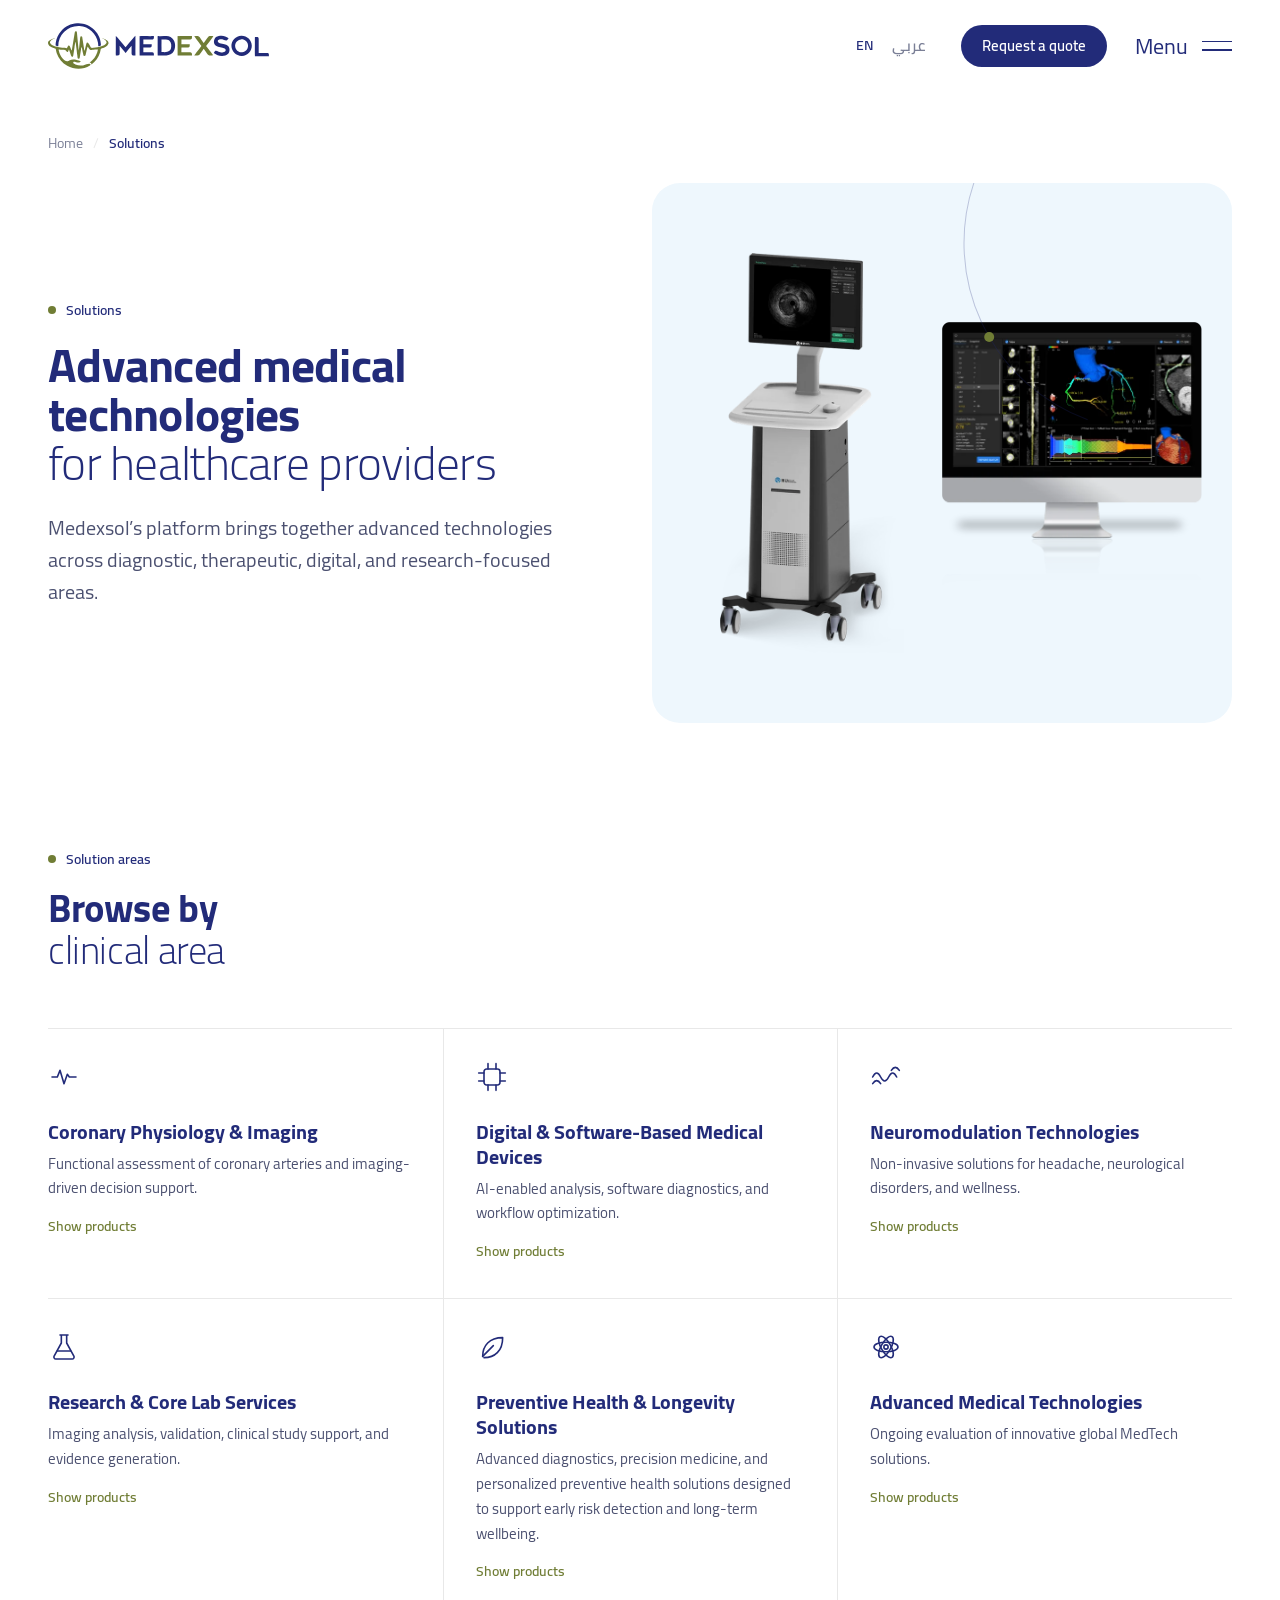
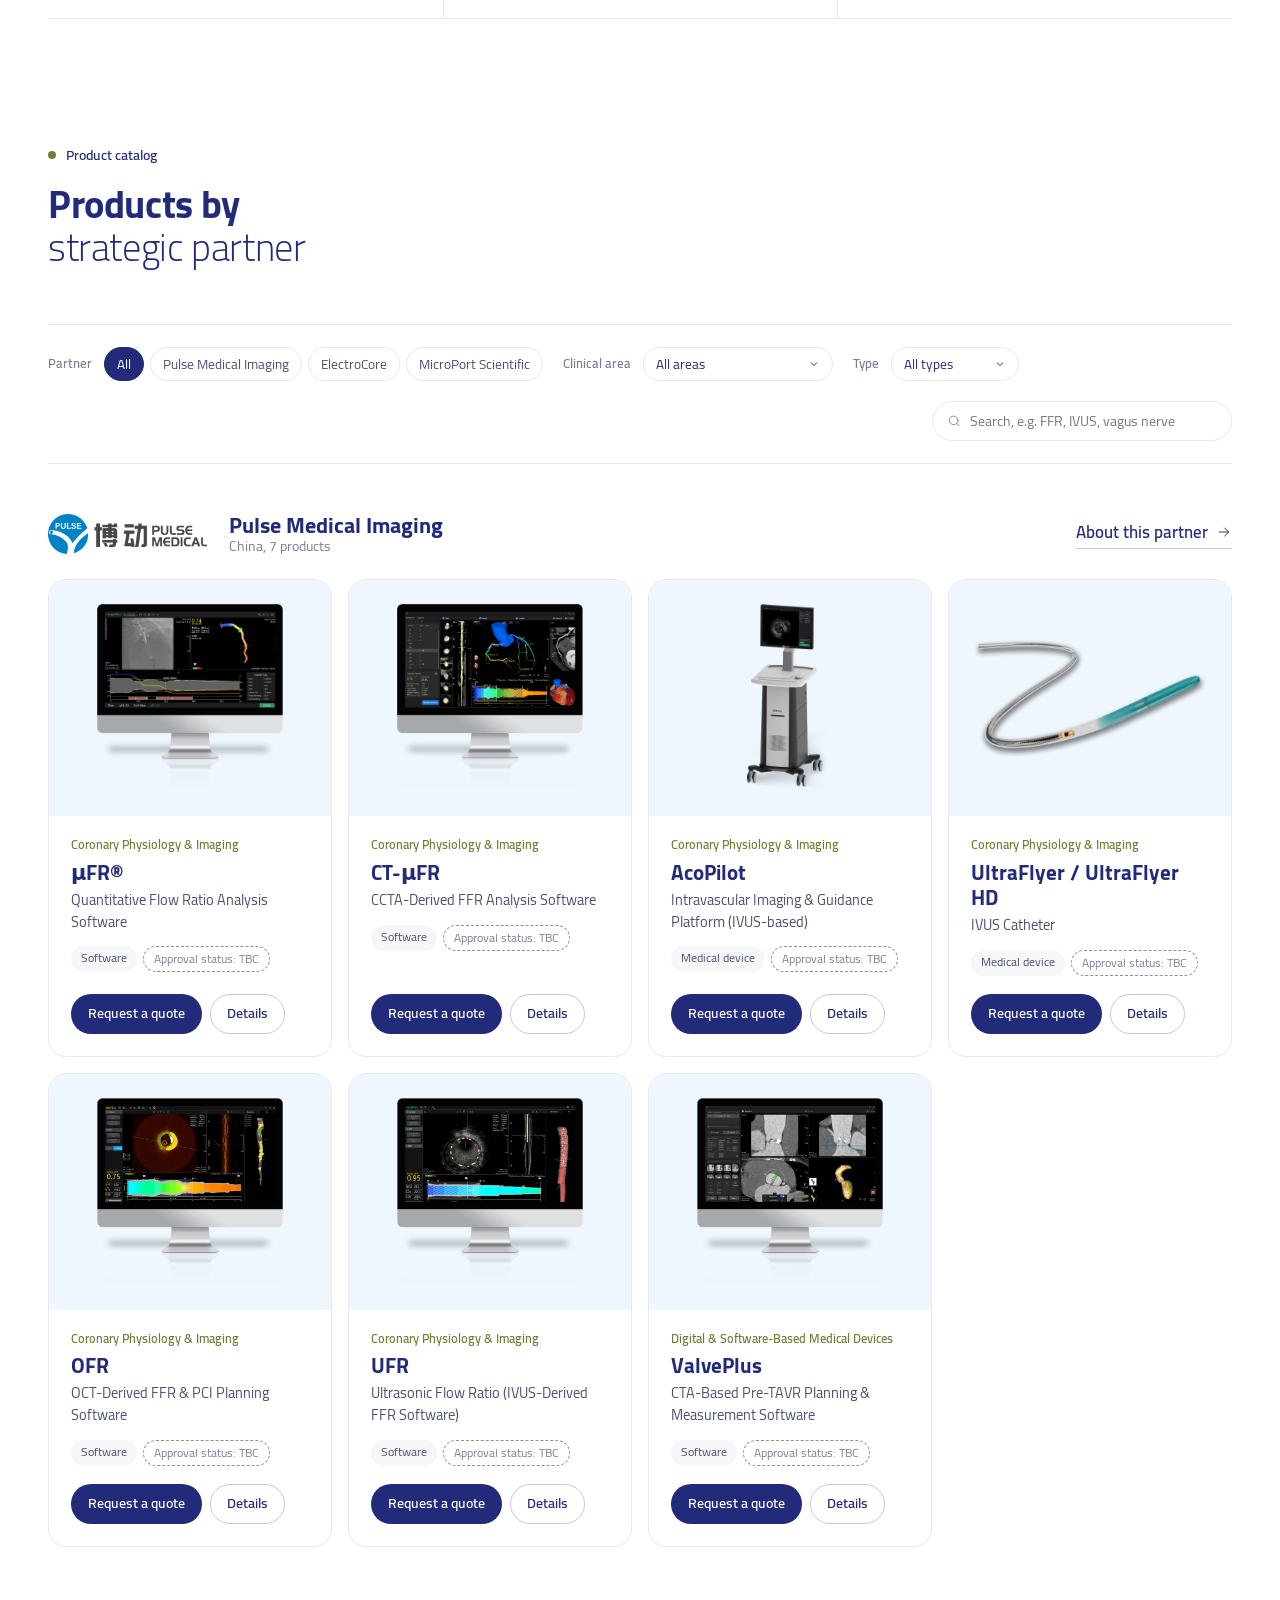
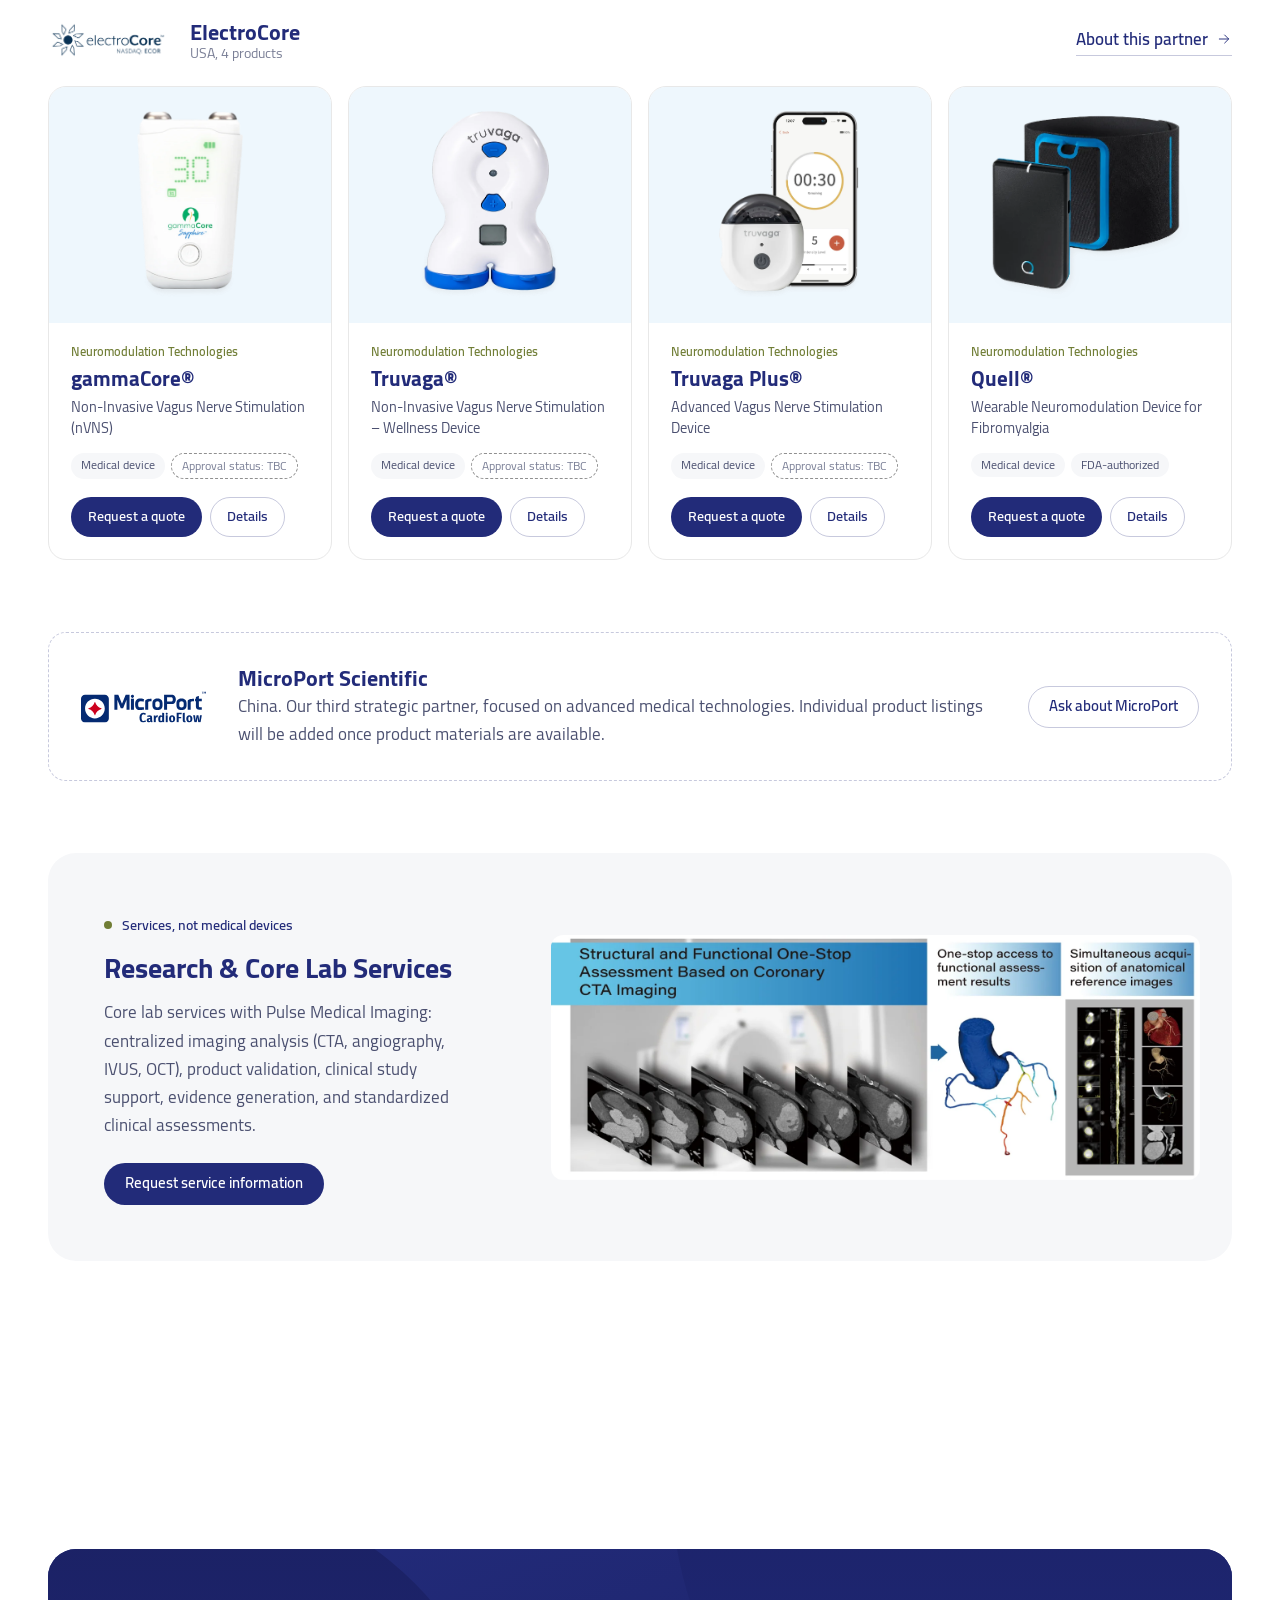
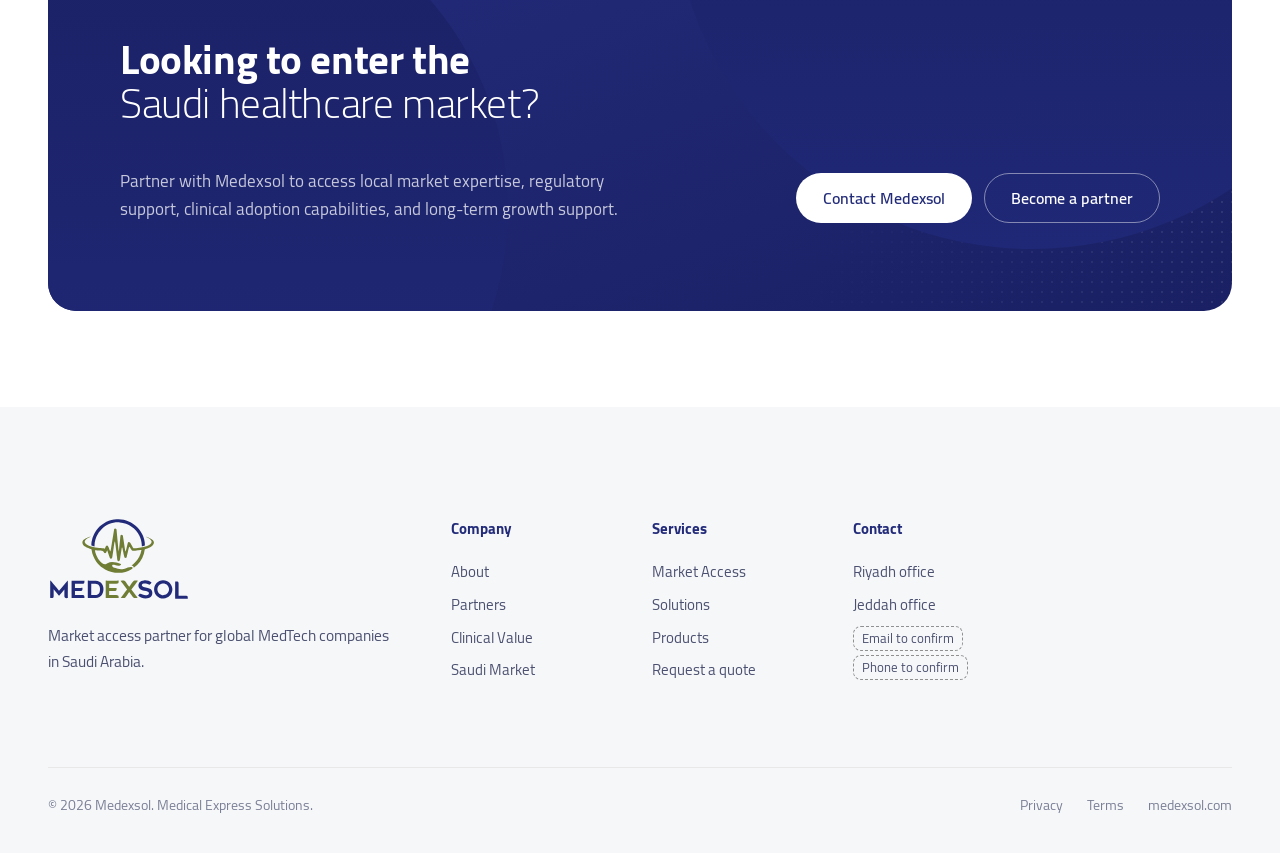
<file: solutions.html>
<!DOCTYPE html>
<html lang="en"><head><meta charset="utf-8"><meta name="viewport" content="width=device-width, initial-scale=1">
<title>MedTech Solutions & Product Catalog | Medexsol</title><meta name="description" content="Coronary physiology, IVUS imaging, FFR software and neuromodulation devices from Pulse Medical Imaging, ElectroCore and MicroPort Scientific.">
<link rel="icon" href="assets/logo/medexsol-color.svg"><link rel="stylesheet" href="assets/css/site.css">
</head><body>
<a class="skip" href="#main" style="position:absolute;left:-9999px">Skip to content</a>
<header class="hdr"><div class="wrap">
  <a class="brand" href="index.html" aria-label="Medexsol home"><img src="assets/logo/medexsol-h-color.svg" alt="Medexsol"></a>
  <div class="hdr-actions">
    <div class="lang" role="group" aria-label="Language"><button data-lang="en" aria-pressed="true">EN</button><button class="ar" data-lang="ar" aria-pressed="false" lang="ar">عربي</button></div>
    <a class="btn btn-primary btn-sm" href="contact.html#quote">Request a quote</a>
    <button class="menu-btn" aria-expanded="false" aria-controls="menu">Menu <span class="bars"><i></i><i></i></span></button>
  </div>
</div></header>
<div class="menu" id="menu" aria-hidden="true" role="dialog" aria-label="Site menu">
  <div class="wrap"><div class="menu-top"><a href="index.html"><img src="assets/logo/medexsol-h-white.svg" alt="Medexsol"></a>
    <button class="menu-close">Close <span class="x"></span></button></div></div>
  <div class="wrap menu-body">
    <nav class="menu-nav" aria-label="Main"><a href="index.html">Home</a><a href="about.html">About</a><a href="market-access.html">Market Access</a><a href="solutions.html" aria-current=page>Solutions</a><a href="partners.html">Partners</a><a href="clinical-value.html">Clinical Value</a><a href="saudi-market.html">Saudi Market</a><a href="contact.html">Contact</a></nav>
    <div class="menu-side">
      <div><h4>Offices</h4>Riyadh and Jeddah, Saudi Arabia</div>
      <div><h4>Approved technologies</h4>Saudi FDA (SFDA), U.S. FDA and NMPA</div>
      <div><a class="btn btn-white" href="contact.html#partner">Become a partner</a></div>
    </div>
  </div>
</div>
<main id="main">
<section class="phero"><div class="wrap"><nav class="crumbs" aria-label="Breadcrumb"><a href="index.html">Home</a><span aria-hidden="true">/</span><span aria-current="page">Solutions</span></nav><div class="phero-grid">
  <div class="phero-copy"><span class="tag">Solutions</span><h1 class="h-split">Advanced medical technologies<span class="l">for healthcare providers</span></h1><p class="lead">Medexsol’s platform brings together advanced technologies across diagnostic, therapeutic, digital, and research-focused areas.</p></div>
  <div class="phero-media"><div style="position:absolute;inset:0;display:grid;grid-template-columns:1fr 1fr;align-items:center;padding:40px 30px">
      <img src="assets/img/p-acopilot.webp" alt="AcoPilot IVUS imaging console" style="max-height:400px;margin:auto">
      <img src="assets/img/p-ctmufr.webp" alt="CT-μFR software" style="max-width:100%;margin:auto"></div><svg class="arc dark" style="right:-110px;top:-130px;width:380px;height:380px" viewBox="0 0 380 380" aria-hidden="true"><circle class="ring" cx="190.0" cy="190.0" r="188.0" stroke-dasharray="978 9999" transform="rotate(110 190.0 190.0)"/><circle class="dot" cx="27.2" cy="284.0" r="5"/></svg></div></div></div></section>
<section class="sec" aria-labelledby="areas-h"><div class="wrap">
  <div class="sec-head"><div><span class="tag">Solution areas</span><h2 class="h2" id="areas-h">Browse by<span class="l">clinical area</span></h2></div></div>
  <div class="areas"><div class="area" id="coronary"><svg class="" viewBox="0 0 24 24" fill="none" stroke="currentColor" stroke-width="1.4" stroke-linecap="round" stroke-linejoin="round" aria-hidden="true"><path d="M3 12h4l2-5 3 10 2.5-7 1.5 2H21"/></svg><h3>Coronary Physiology & Imaging</h3><p>Functional assessment of coronary arteries and imaging-driven decision support.</p><button data-area-jump="coronary">Show products</button></div><div class="area" id="digital"><svg class="" viewBox="0 0 24 24" fill="none" stroke="currentColor" stroke-width="1.4" stroke-linecap="round" stroke-linejoin="round" aria-hidden="true"><rect x="6" y="6" width="12" height="12" rx="2"/><path d="M9 2v4M15 2v4M9 18v4M15 18v4M2 9h4M2 15h4M18 9h4M18 15h4"/></svg><h3>Digital & Software-Based Medical Devices</h3><p>AI-enabled analysis, software diagnostics, and workflow optimization.</p><button data-area-jump="digital">Show products</button></div><div class="area" id="neuro"><svg class="" viewBox="0 0 24 24" fill="none" stroke="currentColor" stroke-width="1.4" stroke-linecap="round" stroke-linejoin="round" aria-hidden="true"><path d="M2 12c2-4 4-4 6 0s4 4 6 0 4-4 6 0"/><path d="M2 17c2-3 4-3 6 0M16 7c2-3 4-3 6 0"/></svg><h3>Neuromodulation Technologies</h3><p>Non-invasive solutions for headache, neurological disorders, and wellness.</p><button data-area-jump="neuro">Show products</button></div><div class="area" id="research"><svg class="" viewBox="0 0 24 24" fill="none" stroke="currentColor" stroke-width="1.4" stroke-linecap="round" stroke-linejoin="round" aria-hidden="true"><path d="M9 3h6M10 3v6L4.5 19a1.5 1.5 0 0 0 1.3 2h12.4a1.5 1.5 0 0 0 1.3-2L14 9V3"/><path d="M7 15h10"/></svg><h3>Research & Core Lab Services</h3><p>Imaging analysis, validation, clinical study support, and evidence generation.</p><button data-area-jump="research">Show products</button></div><div class="area" id="longevity"><svg class="" viewBox="0 0 24 24" fill="none" stroke="currentColor" stroke-width="1.4" stroke-linecap="round" stroke-linejoin="round" aria-hidden="true"><path d="M5 19c0-8 5-14 15-14 0 10-6 15-14 15"/><path d="M5 19 13 11"/></svg><h3>Preventive Health & Longevity Solutions</h3><p>Advanced diagnostics, precision medicine, and personalized preventive health solutions designed to support early risk detection and long-term wellbeing.</p><button data-area-jump="longevity">Show products</button></div><div class="area" id="advanced"><svg class="" viewBox="0 0 24 24" fill="none" stroke="currentColor" stroke-width="1.4" stroke-linecap="round" stroke-linejoin="round" aria-hidden="true"><circle cx="12" cy="12" r="1.6"/><ellipse cx="12" cy="12" rx="9" ry="3.6"/><ellipse cx="12" cy="12" rx="9" ry="3.6" transform="rotate(60 12 12)"/><ellipse cx="12" cy="12" rx="9" ry="3.6" transform="rotate(120 12 12)"/></svg><h3>Advanced Medical Technologies</h3><p>Ongoing evaluation of innovative global MedTech solutions.</p><button data-area-jump="advanced">Show products</button></div></div>
</div></section>
<section class="sec" id="catalog" aria-labelledby="cat-h" style="padding-top:0;scroll-margin-top:90px"><div class="wrap">
  <div class="sec-head"><div><span class="tag">Product catalog</span><h2 class="h2" id="cat-h">Products by<span class="l">strategic partner</span></h2></div></div>
  <div class="filters" role="search">
    <div class="fgroup"><span>Partner</span><button class="fchip" data-k="partner" data-v="all" aria-pressed="true">All</button><button class="fchip" data-k="partner" data-v="pulse" aria-pressed="false">Pulse Medical Imaging</button><button class="fchip" data-k="partner" data-v="electrocore" aria-pressed="false">ElectroCore</button><button class="fchip" data-k="partner" data-v="microport" aria-pressed="false">MicroPort Scientific</button></div>
    <div class="fgroup"><span>Clinical area</span><select class="fsel" data-k="area" aria-label="Clinical area"><option value="all">All areas</option><option value="coronary">Coronary Physiology & Imaging</option><option value="digital">Digital & Software-Based Medical Devices</option><option value="neuro">Neuromodulation Technologies</option><option value="research">Research & Core Lab Services</option><option value="longevity">Preventive Health & Longevity Solutions</option><option value="advanced">Advanced Medical Technologies</option></select></div>
    <div class="fgroup"><span>Type</span><select class="fsel" data-k="type" aria-label="Type"><option value="all">All types</option><option>Medical device</option><option>Software</option><option>Services</option></select></div>
    <label class="search"><svg class="" viewBox="0 0 24 24" fill="none" stroke="currentColor" stroke-width="1.4" stroke-linecap="round" stroke-linejoin="round" aria-hidden="true"><circle cx="11" cy="11" r="7"/><path d="m20 20-4-4"/></svg><input type="search" placeholder="Search, e.g. FFR, IVUS, vagus nerve" aria-label="Search products"></label>
  </div>
  <div class="pgroup" data-kind="partner"><div class="pgroup-head"><div class="who"><img src="assets/logo/pulse.webp" alt="Pulse Medical Imaging"><h3>Pulse Medical Imaging<small>China, 7 products</small></h3></div><a class="link" href="partners.html">About this partner <svg class="" viewBox="0 0 24 24" fill="none" stroke="currentColor" stroke-width="1.4" stroke-linecap="round" stroke-linejoin="round" aria-hidden="true"><path d="M5 12h14M13 6l6 6-6 6"/></svg></a></div><div class="pgrid" data-products="pulse"></div></div>
  <div class="pgroup" data-kind="partner"><div class="pgroup-head"><div class="who"><img src="assets/logo/electrocore.webp" alt="ElectroCore"><h3>ElectroCore<small>USA, 4 products</small></h3></div><a class="link" href="partners.html">About this partner <svg class="" viewBox="0 0 24 24" fill="none" stroke="currentColor" stroke-width="1.4" stroke-linecap="round" stroke-linejoin="round" aria-hidden="true"><path d="M5 12h14M13 6l6 6-6 6"/></svg></a></div><div class="pgrid" data-products="electrocore"></div></div>
  <div class="pgroup" data-kind="soon"><div class="soon"><img src="assets/logo/microport.svg" alt="MicroPort"><div><h3 class="h3">MicroPort Scientific</h3><p>China. Our third strategic partner, focused on advanced medical technologies. Individual product listings will be added once product materials are available.</p></div><a class="btn btn-ghost btn-sm" href="contact.html">Ask about MicroPort</a></div></div>
  <div class="pgroup" data-kind="service" id="core-lab"><div class="service-row"><div class="txt"><span class="tag">Services, not medical devices</span><h3 class="h3" style="font-size:28px;margin:14px 0 12px">Research &amp; Core Lab Services</h3><p>Core lab services with Pulse Medical Imaging: centralized imaging analysis (CTA, angiography, IVUS, OCT), product validation, clinical study support, evidence generation, and standardized clinical assessments.</p><a class="btn btn-primary btn-sm" style="margin-top:24px" href="contact.html#quote">Request service information</a></div><div class="pic"><img src="assets/img/p-corelab.webp" alt="Core lab: structural and functional one-stop assessment based on coronary CTA imaging"></div></div></div>
  <div class="empty"><h3 class="h3">No products match these filters</h3><p style="margin:8px 0 18px">Try another clinical area or clear the search.</p><button class="btn btn-ghost btn-sm">Clear all filters</button></div>
</div></section>
<section class="sec-tight" aria-labelledby="cta-h"><div class="wrap"><div class="cta-band">
  <span class="cta-dots" aria-hidden="true"></span>
  <h2 id="cta-h">Looking to enter the<span class="l">Saudi healthcare market?</span></h2>
  <p>Partner with Medexsol to access local market expertise, regulatory support, clinical adoption capabilities, and long-term growth support.</p>
  <div class="acts"><a class="btn btn-white" href="contact.html">Contact Medexsol</a><a class="btn btn-line-white" href="contact.html#partner">Become a partner</a></div>
</div></div></section>
</main>
<footer class="ftr sec-paper"><div class="wrap">
  <div class="ftr-top">
    <div class="ftr-brand"><img src="assets/logo/medexsol-color.svg" alt="Medexsol"><p>Market access partner for global MedTech companies in Saudi Arabia.</p></div>
    <div class="ftr-col"><h4>Company</h4><a href="about.html">About</a><a href="partners.html">Partners</a><a href="clinical-value.html">Clinical Value</a><a href="saudi-market.html">Saudi Market</a></div>
    <div class="ftr-col"><h4>Services</h4><a href="market-access.html">Market Access</a><a href="solutions.html">Solutions</a><a href="solutions.html#catalog">Products</a><a href="contact.html#quote">Request a quote</a></div>
    <div class="ftr-col"><h4>Contact</h4><a href="contact.html">Riyadh office</a><a href="contact.html">Jeddah office</a><span class="ph-note">Email to confirm</span><span class="ph-note">Phone to confirm</span></div>
  </div>
  <div class="ftr-bot"><span>© 2026 Medexsol. Medical Express Solutions.</span><nav><a href="#" aria-disabled="true">Privacy</a><a href="#" aria-disabled="true">Terms</a><span>medexsol.com</span></nav></div>
</div></footer>
<script src="assets/js/data.js"></script><script src="assets/js/site.js"></script>
</body></html>
</file>
<file: assets/css/site.css>
/* Medexsol — Direction 01 (minimal, elevated) */
@font-face{font-family:Cairo;src:url(../fonts/cairo-300.woff) format("woff");font-weight:300;font-display:swap}
@font-face{font-family:Cairo;src:url(../fonts/cairo-400.woff) format("woff");font-weight:400;font-display:swap}
@font-face{font-family:Cairo;src:url(../fonts/cairo-600.woff) format("woff");font-weight:600;font-display:swap}
@font-face{font-family:Cairo;src:url(../fonts/cairo-700.woff) format("woff");font-weight:700;font-display:swap}
@font-face{font-family:Cairo;src:url(../fonts/cairo-900.woff) format("woff");font-weight:900;font-display:swap}

:root{
  --navy:#222B79; --navy-deep:#171C55; --navy-ink:#121640;
  --olive:#707D35; --olive-soft:#9AA279;
  --cyan:#00B1F5; --sky:#DEF1FC; --sky-2:#EEF7FD;
  --grey:#909090; --line:#E8E8E8; --paper:#F6F7F9;
  --body:#4B5070; --muted:#7A7F96;
  --wrap:1320px; --gut:24px; --pad:48px;
  --r-lg:28px; --r-md:18px; --r-sm:12px;
  --ease:cubic-bezier(.2,.7,.2,1);
}
*{box-sizing:border-box;margin:0;padding:0}
[hidden]{display:none!important}
html{scroll-behavior:smooth}
body{font-family:Cairo,system-ui,sans-serif;color:var(--body);background:#fff;font-size:17px;line-height:1.65;-webkit-font-smoothing:antialiased}
img{display:block;max-width:100%}
a{color:inherit;text-decoration:none}
button,input,select,textarea{font:inherit;color:inherit}
:focus-visible{outline:2px solid var(--cyan);outline-offset:3px;border-radius:6px}
::selection{background:var(--sky);color:var(--navy)}

.wrap{max-width:var(--wrap);margin:0 auto;padding:0 var(--pad)}
.grid{display:grid;grid-template-columns:repeat(12,1fr);gap:var(--gut)}

/* ---------- Type ---------- */
.h-split{font-size:clamp(40px,4.4vw,64px);line-height:1.04;letter-spacing:-.015em;color:var(--navy);font-weight:700}
.h-split .l{display:block;font-weight:300}
.h2{font-size:clamp(32px,3vw,46px);line-height:1.1;letter-spacing:-.01em;color:var(--navy);font-weight:700}
.h2 .l{display:block;font-weight:300}
.h3{font-size:22px;line-height:1.25;color:var(--navy);font-weight:700}
.lead{font-size:20px;line-height:1.6;color:var(--body);max-width:36em}
.small{font-size:14px;color:var(--muted)}
.tag{display:inline-flex;align-items:center;gap:10px;font-size:14px;font-weight:600;color:var(--navy)}
.tag::before{content:"";width:8px;height:8px;border-radius:50%;background:var(--olive)}
.tag.on-dark{color:#fff}
.tag.on-dark::before{background:var(--cyan)}

/* ---------- Buttons ---------- */
.btn{display:inline-flex;align-items:center;gap:10px;height:50px;padding:0 26px;border-radius:999px;font-weight:600;font-size:16px;border:1px solid transparent;transition:background .25s var(--ease),color .25s var(--ease),border-color .25s var(--ease);cursor:pointer;white-space:nowrap}
.btn-primary{background:var(--navy);color:#fff}
.btn-primary:hover{background:var(--navy-deep)}
.btn-ghost{border-color:rgba(34,43,121,.25);color:var(--navy);background:transparent}
.btn-ghost:hover{border-color:var(--navy)}
.btn-white{background:#fff;color:var(--navy)}
.btn-white:hover{background:var(--sky)}
.btn-line-white{border-color:rgba(255,255,255,.45);color:#fff}
.btn-line-white:hover{border-color:#fff;background:rgba(255,255,255,.08)}
.btn-sm{height:42px;padding:0 20px;font-size:15px}
.link{display:inline-flex;align-items:center;gap:8px;font-weight:600;color:var(--navy);border-bottom:1px solid rgba(34,43,121,.25);padding-bottom:2px;transition:border-color .2s}
.link:hover{border-color:var(--navy)}
.link svg,.btn svg{width:16px;height:16px;flex:none}

/* ---------- Header ---------- */
.hdr{position:sticky;top:0;z-index:50;background:rgba(255,255,255,.88);backdrop-filter:saturate(1.4) blur(14px);-webkit-backdrop-filter:saturate(1.4) blur(14px);transition:box-shadow .3s}
.hdr.scrolled{box-shadow:0 1px 0 var(--line)}
.hdr .wrap{display:flex;align-items:center;justify-content:space-between;height:92px}
.brand img{height:46px;width:auto}
.hdr-actions{display:flex;align-items:center;gap:28px}
.lang{display:flex;gap:2px;font-size:14px;font-weight:600}
.lang button{background:none;border:0;padding:6px 8px;border-radius:8px;color:var(--muted);cursor:pointer}
.lang button[aria-pressed=true]{color:var(--navy)}
.lang .ar{font-size:15px}
.menu-btn{display:flex;align-items:center;gap:14px;background:none;border:0;cursor:pointer;color:var(--navy);font-size:22px;font-weight:400;padding:6px 0}
.menu-btn .bars{width:30px;display:grid;gap:7px}
.menu-btn .bars i{height:1.5px;background:var(--navy);display:block;transition:transform .3s var(--ease)}
.menu-btn:hover .bars i:last-child{transform:scaleX(.6);transform-origin:right}

/* ---------- Overlay menu ---------- */
.menu{position:fixed;inset:0;z-index:80;background:var(--navy-deep);color:#fff;display:flex;flex-direction:column;opacity:0;visibility:hidden;transition:opacity .35s var(--ease),visibility 0s .35s;overflow:hidden}
.menu.open{opacity:1;visibility:visible;transition:opacity .35s var(--ease)}
.menu::before,.menu::after{content:"";position:absolute;border-radius:50%;background:radial-gradient(circle at 40% 30%,#232c7d,#1a2063 70%);pointer-events:none}
.menu::before{width:900px;height:900px;right:-220px;top:-260px;opacity:.9}
.menu::after{width:620px;height:620px;left:-200px;bottom:-280px;opacity:.7}
.menu .wrap{position:relative;z-index:1;width:100%}
.menu-top{display:flex;align-items:center;justify-content:space-between;height:92px}
.menu-top img{height:46px}
.menu-close{background:none;border:0;color:#fff;display:flex;align-items:center;gap:14px;font-size:22px;cursor:pointer}
.menu-close .x{width:30px;height:30px;position:relative}
.menu-close .x::before,.menu-close .x::after{content:"";position:absolute;left:0;top:50%;width:30px;height:1.5px;background:#fff;transform:rotate(45deg)}
.menu-close .x::after{transform:rotate(-45deg)}
.menu-body{position:relative;z-index:1;flex:1;display:grid;grid-template-columns:repeat(12,1fr);gap:var(--gut);align-content:center;padding-bottom:60px}
.menu-nav{grid-column:1/8;display:grid;grid-template-columns:1fr 1fr;column-gap:48px}
.menu-nav a{display:block;font-size:40px;font-weight:300;line-height:1.15;padding:14px 0;border-bottom:1px solid rgba(255,255,255,.12);color:rgba(255,255,255,.86);transition:color .2s,padding .3s var(--ease)}
.menu-nav a:hover,.menu-nav a[aria-current=page]{color:#fff;padding-left:12px}
.menu-nav a[aria-current=page]{font-weight:600}
.menu-side{grid-column:9/13;align-self:end;display:grid;gap:32px;font-size:16px;color:rgba(255,255,255,.72)}
.menu-side h4{color:#fff;font-size:15px;font-weight:600;margin-bottom:6px}
.menu.open .menu-nav a{animation:mIn .5s var(--ease) both}
@keyframes mIn{from{opacity:0;transform:translateY(14px)}to{opacity:1;transform:none}}

/* ---------- Sections ---------- */
section{position:relative}
.sec{padding:120px 0}
.sec-tight{padding:96px 0}
.sec-paper{background:var(--paper)}
.sec-head{display:flex;align-items:flex-end;justify-content:space-between;gap:40px;margin-bottom:56px}
.sec-head .h2{margin-top:16px}

/* ---------- Home hero ---------- */
.hero{padding:8px 0 0}
.hero-frame{position:relative;border-radius:var(--r-lg);overflow:hidden;height:min(780px,calc(100vh - 110px));min-height:640px;background:#0f1a3a}
.hero-frame>img{position:absolute;inset:0;width:100%;height:100%;object-fit:cover;object-position:30% 40%}
.hero-frame::after{content:"";position:absolute;inset:0;background:linear-gradient(90deg,rgba(12,18,56,.0) 25%,rgba(12,18,56,.55) 55%,rgba(14,20,60,.88) 100%),linear-gradient(0deg,rgba(10,15,48,.75) 0%,rgba(10,15,48,0) 40%)}
.hero-copy{position:absolute;z-index:2;right:56px;top:64px;width:min(640px,48%);color:#fff}
.hero-copy h1{font-size:clamp(44px,4.2vw,64px);line-height:1.02;letter-spacing:-.02em;font-weight:700;margin:22px 0 22px}
.hero-copy h1 .l{display:block;font-weight:300}
.hero-copy p{font-size:19px;line-height:1.6;color:rgba(255,255,255,.82);max-width:30em}
.hero-cta{display:flex;gap:12px;margin-top:32px}
.orbit{position:absolute;inset:0;z-index:1;pointer-events:none}
.orbit path{fill:none;stroke:rgba(255,255,255,.55);stroke-width:1.2;stroke-dasharray:2 7}
.orbit circle{fill:var(--olive-soft)}
.help{position:absolute;z-index:3;left:24px;right:24px;bottom:24px;display:grid;grid-template-columns:1fr 1.1fr 1.1fr 1.1fr;gap:12px;align-items:stretch}
.help-intro{align-self:end}
.help-intro{color:#fff;padding:0 24px 18px 16px;font-size:15px;line-height:1.5}
.help-intro strong{display:block;font-size:22px;font-weight:700;margin-bottom:4px}
.help a{display:flex;flex-direction:column;gap:6px;background:rgba(255,255,255,.94);border-radius:var(--r-md);padding:20px 22px;min-height:132px;color:var(--body);transition:background .25s,transform .35s var(--ease)}
.help a:hover{background:#fff;transform:translateY(-4px)}
.help a b{color:var(--navy);font-size:17px;font-weight:700;display:flex;justify-content:space-between;align-items:center;gap:12px}
.help a b svg{width:18px;height:18px;color:var(--olive);flex:none}
.help a span{font-size:15px;line-height:1.5}
.help a em{font-style:normal;margin-top:auto;font-size:14px;font-weight:600;color:var(--olive)}

/* ---------- Credibility strip ---------- */
.cred{padding:28px 0 0}
.cred-row{display:grid;grid-template-columns:1.45fr repeat(6,1fr);align-items:stretch;background:var(--paper);border-radius:var(--r-md);padding:28px 28px}
.cred-row h2{font-size:19px;line-height:1.35;color:var(--navy);font-weight:700;padding-right:24px;align-self:center}
.cred-row h2 span{display:block;font-weight:300}
.cred-item{display:flex;flex-direction:column;align-items:flex-start;gap:12px;padding:2px 18px;border-left:1px solid var(--line);font-size:14px;line-height:1.35;color:var(--body)}
.cred-item svg{width:26px;height:26px;flex:none;color:var(--navy)}
.cred-item b{display:block;color:var(--navy);font-weight:700;font-size:15px}

/* ---------- About / statement (nabulé) ---------- */
.statement{display:grid;grid-template-columns:repeat(12,1fr);gap:var(--gut);align-items:start}
.statement .tag{grid-column:1/4;padding-top:12px}
.statement-body{grid-column:4/13}
.statement p.big{font-size:clamp(28px,2.55vw,38px);line-height:1.38;font-weight:300;color:var(--navy);letter-spacing:-.005em}
.statement p.big b{font-weight:700}
.statement .link{margin-top:32px}
.wwd-head{display:grid;grid-template-columns:repeat(12,1fr);gap:var(--gut);margin:120px 0 36px;align-items:end}
.wwd-head .left{grid-column:1/7}
.wwd-head .right{grid-column:8/13;justify-self:end;text-align:right}
.svc-grid{display:grid;grid-template-columns:1fr 1fr;gap:16px}
.svc{display:grid;grid-template-columns:168px 1fr;gap:24px;background:var(--paper);border-radius:var(--r-md);padding:16px;position:relative}
.svc-media{border-radius:var(--r-sm);overflow:hidden;aspect-ratio:1;background:var(--sky)}
.svc-media img{width:100%;height:100%;object-fit:cover}
.svc-body{padding:10px 56px 8px 0}
.svc-body h3{font-size:22px;color:var(--navy);font-weight:700;line-height:1.2;margin-bottom:8px}
.svc-body p{font-size:15.5px;line-height:1.6}
.chips{display:flex;flex-wrap:wrap;gap:6px;margin-top:14px}
.chips span{font-size:12.5px;font-weight:600;color:var(--navy);background:#fff;border:1px solid var(--line);border-radius:999px;padding:3px 11px}
.svc .step{position:absolute;top:18px;right:20px;font-size:13px;font-weight:600;color:var(--olive)}

/* ---------- Solutions panels (Visionary) ---------- */
.panels{display:flex;height:600px;border:1px solid var(--line);border-radius:var(--r-lg);overflow:hidden}
.panel{position:relative;flex:1;min-width:0;border-left:1px solid var(--line);display:flex;flex-direction:column;justify-content:space-between;padding:26px 22px;transition:flex .6s var(--ease),background .4s;cursor:pointer;color:var(--navy);overflow:hidden;background:#fff}
.panel:first-child{border-left:0}
.panel.active{flex:1.9;cursor:default}
.panel-media{position:absolute;inset:0;opacity:0;transition:opacity .5s var(--ease);background:var(--sky)}
.panel-media img{position:absolute;inset:0;width:100%;height:100%;object-fit:cover}
.panel-media.product img{object-fit:contain;top:76px;left:36px;right:36px;bottom:230px;width:calc(100% - 72px);height:calc(100% - 306px);inset:auto;top:76px;left:36px}
.panel.active .panel-media{opacity:1}
.panel.dark .panel-media::after{content:"";position:absolute;inset:0;background:linear-gradient(0deg,rgba(18,22,64,.78),rgba(18,22,64,.0) 60%)}
.panel-top,.panel-bottom{position:relative;z-index:1}
.panel-top{color:var(--navy);display:flex;justify-content:space-between}
.panel-top svg{width:28px;height:28px;stroke-width:1.3}
.panel.dark.active .panel-top{color:#fff}
.panel-title{font-size:19px;line-height:1.25;font-weight:300;hyphens:manual}
.panel.active .panel-title{font-size:24px}
.panel-title b{display:block;font-weight:700}
.panel-desc{max-height:0;opacity:0;overflow:hidden;font-size:15px;line-height:1.55;transition:max-height .5s var(--ease),opacity .4s;max-width:30em;color:var(--body)}
.panel.active .panel-desc{max-height:140px;opacity:1;margin-top:12px}
.panel .go{display:none;margin-top:16px}
.panel.active .go{display:inline-flex}
.panel.dark.active,.panel.dark.active .panel-title,.panel.dark.active .panel-desc{color:#fff}
.panel.dark.active .panel-top{color:var(--olive-soft)}
.panel.dark.active .link{color:#fff;border-color:rgba(255,255,255,.5)}
.panel-graphic{position:absolute;inset:0;background:radial-gradient(circle at 78% 22%,#2a3488 0,#222B79 34%,transparent 34.2%),radial-gradient(circle at 18% 88%,#1d2468 0,#1b2163 40%,transparent 40.2%),linear-gradient(160deg,#222B79,#171C55)}
.panel-graphic::after{content:"";position:absolute;right:0;top:0;bottom:0;width:55%;background-image:radial-gradient(rgba(255,255,255,.28) 1px,transparent 1.4px);background-size:9px 9px;-webkit-mask-image:linear-gradient(90deg,transparent,#000);mask-image:linear-gradient(90deg,transparent,#000);opacity:.5}

/* ---------- Featured products (How I can help) ---------- */
.feat{display:grid;grid-template-columns:repeat(12,1fr);gap:var(--gut);align-items:stretch}
.feat-list{grid-column:1/5;display:flex;flex-direction:column;border-left:1px solid var(--line)}
.feat-list button{all:unset;cursor:pointer;display:block;padding:22px 0 22px 28px;border-bottom:1px solid var(--line);position:relative;transition:color .25s}
.feat-list button:focus-visible{outline:2px solid var(--cyan);outline-offset:-2px}
.feat-list button::before{content:"";position:absolute;left:-1px;top:0;bottom:0;width:2px;background:var(--navy);transform:scaleY(0);transition:transform .35s var(--ease)}
.feat-list button[aria-selected=true]::before{transform:scaleY(1)}
.feat-list .cat{display:block;font-size:13px;color:var(--muted);font-weight:600}
.feat-list .nm{display:block;font-size:26px;line-height:1.2;color:#9aa0b8;font-weight:300;transition:color .25s}
.feat-list button[aria-selected=true] .nm,.feat-list button:hover .nm{color:var(--navy)}
.feat-list button[aria-selected=true] .nm{font-weight:700}
.feat-stage{grid-column:6/13;position:relative;background:var(--sky-2);border-radius:var(--r-lg);overflow:hidden;min-height:520px;display:grid;grid-template-columns:1fr 1fr}
.feat-img{position:relative;display:flex;align-items:center;justify-content:center;padding:40px}
.feat-img::before{content:"";position:absolute;width:82%;aspect-ratio:1;border-radius:50%;background:#fff;left:9%;top:50%;transform:translateY(-50%)}
.feat-img img{position:relative}
.feat-img img{max-height:300px;max-width:80%;width:auto;object-fit:contain;transition:opacity .35s,transform .5s var(--ease)}
.feat-info{padding:48px 44px 44px 8px;display:flex;flex-direction:column}
.feat-info .cat{font-size:14px;font-weight:600;color:var(--olive)}
.feat-info h3{font-size:34px;line-height:1.1;color:var(--navy);margin:10px 0 14px;font-weight:700}
.feat-info p{font-size:16px}
.feat-info .actions{margin-top:auto;display:flex;gap:10px;padding-top:28px}
.fade-swap{opacity:0;transform:translateY(8px)}

/* ---------- Why Saudi (profile) ---------- */
.ksa{display:grid;grid-template-columns:repeat(12,1fr);gap:var(--gut);align-items:center}
.ksa-copy{grid-column:1/7}
.ksa-copy .lead{margin:24px 0 28px;color:var(--navy);font-weight:600;font-size:19px}
.ksa-map{grid-column:7/13;position:relative;max-width:560px;justify-self:end;width:100%}
.map svg{width:100%;height:auto;color:#8a8fa3}
.map .city{fill:var(--olive)}
.map .city.cy{fill:var(--cyan)}
.map .pulse{fill:none;stroke:var(--olive);stroke-width:1.2;opacity:.6}
.map text{font-family:Cairo;font-size:15px;fill:var(--navy);font-weight:600}
.map text.sub{font-weight:400;fill:var(--muted);font-size:13px}
.tiles{display:grid;grid-template-columns:repeat(4,1fr);gap:12px;margin-top:56px}
.tile{background:var(--paper);border-radius:var(--r-sm);padding:26px 24px 24px;min-height:150px;display:flex;flex-direction:column;justify-content:space-between;gap:24px;color:var(--navy);font-size:16px;line-height:1.4}
.tile svg{width:34px;height:34px;color:var(--navy);stroke-width:1.2}

/* ---------- Partners (profile circle) ---------- */
.partners{position:relative;display:grid;grid-template-columns:repeat(12,1fr);gap:var(--gut);align-items:center;min-height:620px}
.p-circle{grid-column:1/6;position:relative;aspect-ratio:1;max-width:560px;border-radius:50%;background:var(--sky-2);display:flex;flex-direction:column;justify-content:center;padding:0 70px 0 80px;margin-left:-40px}
.p-circle::after{content:"";position:absolute;inset:-26px;border-radius:50%;border:1px dashed rgba(34,43,121,.25);pointer-events:none}
.p-circle .h2{margin:16px 0 18px}
.p-circle p{font-size:16px}
.p-circle .link{margin-top:22px;align-self:flex-start}
.p-list{grid-column:7/13;display:grid;gap:18px;position:relative}
.p-row{display:grid;grid-template-columns:180px 1fr auto;align-items:center;gap:28px;padding:24px 28px;border:1px solid var(--line);border-radius:var(--r-md);background:#fff;transition:border-color .25s}
.p-row:hover{border-color:rgba(34,43,121,.3)}
.p-row:nth-child(2){margin-left:-48px}
.p-logo{height:56px;display:flex;align-items:center}
.p-logo img{max-height:56px;max-width:170px;width:auto;object-fit:contain}
.p-row h3{font-size:19px;color:var(--navy);font-weight:700;line-height:1.25}
.p-row h3 small{display:block;font-size:13px;color:var(--muted);font-weight:600;margin-top:2px}
.p-row p{font-size:15px;line-height:1.5;margin-top:4px}
.p-row .arrow{width:42px;height:42px;border-radius:50%;border:1px solid var(--line);display:grid;place-items:center;color:var(--navy)}
.p-row .arrow svg{width:16px;height:16px}

/* ---------- Clinical (competitive advantage) ---------- */
.dark-band{position:relative;border-radius:var(--r-lg);overflow:hidden;color:#fff;background:var(--navy-ink)}
.dark-band>img{position:absolute;inset:0;width:100%;height:100%;object-fit:cover}
.dark-band::after{content:"";position:absolute;inset:0;background:linear-gradient(90deg,rgba(14,18,58,.25) 0%,rgba(14,18,58,.8) 46%,rgba(14,18,58,.94) 100%)}
.dark-band .inner{position:relative;z-index:1;display:grid;grid-template-columns:repeat(12,1fr);gap:var(--gut);padding:96px 64px}
.clin-copy{grid-column:6/13}
.clin-copy .h2{color:#fff;margin:16px 0 14px}
.clin-copy>p{color:rgba(255,255,255,.75);max-width:34em}
.checks{display:grid;grid-template-columns:1fr 1fr;gap:0 40px;margin-top:40px;border-top:1px solid rgba(255,255,255,.14)}
.checks li{list-style:none;display:flex;gap:14px;align-items:flex-start;padding:16px 0;border-bottom:1px solid rgba(255,255,255,.14);font-size:16px;color:#fff}
.checks svg{width:20px;height:20px;color:var(--cyan);flex:none;margin-top:3px}
.clin-copy .link{color:#fff;border-color:rgba(255,255,255,.4);margin-top:36px}

/* ---------- Final CTA ---------- */
.cta-band{position:relative;border-radius:var(--r-lg);overflow:hidden;background:linear-gradient(160deg,#232c7c,#1a2063);color:#fff;padding:88px 72px;display:grid;grid-template-columns:repeat(12,1fr);gap:var(--gut);align-items:end}
.cta-band::before,.cta-band::after{content:"";position:absolute;border-radius:50%;background:linear-gradient(180deg,#1b2164,#20297a)}
.cta-band::before{width:640px;height:640px;left:-180px;top:-60px}
.cta-band::after{width:720px;height:720px;right:-160px;top:-420px;background:linear-gradient(0deg,#1f2876,#1a1f60)}
.cta-band>*{position:relative;z-index:1}
.cta-band h2{grid-column:1/8;font-size:clamp(34px,3.2vw,50px);line-height:1.08;font-weight:700;letter-spacing:-.01em}
.cta-band h2 .l{display:block;font-weight:300}
.cta-band p{grid-column:1/7;color:rgba(255,255,255,.75);margin-top:18px}
.cta-band .acts{grid-column:9/13;grid-row:1/3;display:flex;gap:12px;justify-content:flex-end;align-self:end}
.cta-dots{position:absolute!important;right:0;bottom:0;width:46%;height:70%;background-image:radial-gradient(rgba(255,255,255,.3) 1px,transparent 1.4px);background-size:10px 10px;-webkit-mask-image:linear-gradient(110deg,transparent 30%,#000);mask-image:linear-gradient(110deg,transparent 30%,#000);opacity:.35;z-index:0!important}

/* ---------- Footer ---------- */
.ftr{padding:110px 0 36px}
.ftr-top{display:grid;grid-template-columns:repeat(12,1fr);gap:var(--gut)}
.ftr-brand{grid-column:1/5}
.ftr-brand img{height:84px;width:auto}
.ftr-brand p{margin-top:22px;max-width:22em;font-size:15.5px}
.ftr-col{grid-column:span 2}
.ftr-col:first-of-type{grid-column:6/8}
.ftr-col h4{font-size:15px;color:var(--navy);font-weight:700;margin-bottom:14px}
.ftr-col a,.ftr-col span{display:block;font-size:15px;padding:4px 0;color:var(--body)}
.ftr-col .ph-note{display:table;padding:1px 8px;margin:4px 0;font-size:13px}
.ftr-col a:hover{color:var(--navy)}
.ftr-bot{display:flex;justify-content:space-between;align-items:center;margin-top:80px;padding-top:26px;border-top:1px solid var(--line);font-size:14px;color:var(--muted)}
.ftr-bot nav{display:flex;gap:24px}
.ftr-bot a:hover{color:var(--navy)}

/* ---------- Inner pages ---------- */
.crumbs{display:flex;gap:10px;font-size:14px;color:var(--muted);margin-bottom:28px}
.crumbs a:hover{color:var(--navy)}
.crumbs span[aria-hidden]{color:var(--line)}
.crumbs [aria-current]{color:var(--navy);font-weight:600}
.phero{padding:40px 0 0}
.phero-grid{display:grid;grid-template-columns:repeat(12,1fr);gap:var(--gut);align-items:stretch;min-height:540px}
.phero-copy{grid-column:1/7;padding-right:40px!important;display:flex;flex-direction:column;justify-content:center;padding:40px 0}
.phero-copy h1{margin:18px 0 24px;font-size:clamp(38px,3.7vw,56px)}
.phero-copy .acts{margin-top:32px;display:flex;gap:12px}
.phero-media{grid-column:7/13;position:relative;border-radius:var(--r-lg);overflow:hidden;background:var(--sky-2)}
.phero-media>img{position:absolute;inset:0;width:100%;height:100%;object-fit:cover}
.arc{position:absolute;pointer-events:none}
.arc circle.ring{fill:none;stroke:rgba(255,255,255,.7);stroke-width:1}
.arc circle.dot{fill:var(--olive)}
.arc.dark circle.ring{stroke:rgba(34,43,121,.25)}

.split{display:grid;grid-template-columns:repeat(12,1fr);gap:var(--gut)}
.split>.a{grid-column:1/5}
.split>.b{grid-column:6/13}
.prose p{font-size:19px;line-height:1.7;color:var(--body)}
.prose p+p{margin-top:18px}
.prose p.em{color:var(--navy);font-weight:600}

/* stages (market access - true sequence) */
.stages{display:grid;grid-template-columns:repeat(4,1fr);border-top:1px solid var(--navy)}
.stage{padding:32px 32px 8px 0;position:relative}
.stage+.stage{padding-left:32px;border-left:1px solid var(--line)}
.stage .n{font-size:64px;font-weight:200;line-height:1;color:transparent;-webkit-text-stroke:1px var(--navy);font-weight:300}
.stage h3{font-size:22px;color:var(--navy);font-weight:700;margin:28px 0 10px}
.stage p{font-size:15.5px}
.stage::before{content:"";position:absolute;top:-5px;left:0;width:9px;height:9px;border-radius:50%;background:var(--olive)}
.stage+.stage::before{left:32px}

.segs{display:grid;grid-template-columns:repeat(4,1fr);gap:12px}
.seg{background:#fff;border-radius:var(--r-md);padding:28px;min-height:200px;display:flex;flex-direction:column;justify-content:space-between;color:var(--navy);font-size:19px;font-weight:600;line-height:1.3}
.seg svg{width:36px;height:36px;stroke-width:1.2}

/* leadership */
.leader{display:grid;grid-template-columns:repeat(12,1fr);gap:var(--gut);align-items:end}
.leader-photo{grid-column:1/6;position:relative;background:var(--sky-2);border-radius:var(--r-lg);overflow:hidden;aspect-ratio:4/4.2;display:flex;align-items:flex-end;justify-content:center}
.leader-photo img{position:relative;z-index:1;height:94%;width:auto;object-fit:contain}
.leader-photo::before{content:"";position:absolute;width:86%;aspect-ratio:1;border-radius:50%;background:#fff;left:7%;top:12%}
.leader-copy{grid-column:7/13;padding-bottom:12px}
.leader-copy h3{font-size:38px;color:var(--navy);line-height:1.1;font-weight:700;margin:16px 0 6px}
.leader-copy .role{font-size:17px;color:var(--olive);font-weight:600}
.leader-copy p{margin-top:18px;font-size:17px}

.trio{display:grid;grid-template-columns:repeat(3,1fr);gap:0;border-top:1px solid var(--line)}
.trio>div{padding:34px 34px 0 0}
.trio>div+div{padding-left:34px;border-left:1px solid var(--line)}
.trio h3{font-size:21px;color:var(--navy);font-weight:700;margin:20px 0 10px}
.trio svg{width:34px;height:34px;color:var(--navy);stroke-width:1.2}

/* catalog */
.areas{display:grid;grid-template-columns:repeat(3,1fr);gap:0;border-top:1px solid var(--line)}
.area{padding:32px 32px 34px 0;border-bottom:1px solid var(--line)}
.area:not(:nth-child(3n+1)){padding-left:32px;border-left:1px solid var(--line)}
.area svg{width:32px;height:32px;color:var(--navy);stroke-width:1.2}
.area h3{font-size:20px;color:var(--navy);font-weight:700;margin:18px 0 8px;line-height:1.25}
.area p{font-size:15px}
.area button{all:unset;cursor:pointer;margin-top:14px;font-size:14px;font-weight:600;color:var(--olive)}
.area button:hover{color:var(--navy)}
.filters{display:flex;flex-wrap:wrap;align-items:center;gap:20px;padding:22px 0;border-top:1px solid var(--line);border-bottom:1px solid var(--line);margin-bottom:48px;position:sticky;top:92px;background:rgba(255,255,255,.95);backdrop-filter:blur(8px);z-index:5}
.fgroup{display:flex;align-items:center;gap:6px;flex-wrap:wrap}
.fgroup>span{font-size:13px;font-weight:600;color:var(--muted);margin-right:6px}
.fchip{border:1px solid var(--line);background:#fff;border-radius:999px;padding:5px 12px;font-size:13.5px;cursor:pointer;color:var(--body);transition:all .2s}
.fchip:hover{border-color:var(--navy);color:var(--navy)}
.fchip[aria-pressed=true]{background:var(--navy);border-color:var(--navy);color:#fff}
.fsel{border:1px solid var(--line);border-radius:999px;padding:5px 30px 5px 12px;font-size:13.5px;max-width:190px;background:#fff url("data:image/svg+xml,%3Csvg xmlns='http://www.w3.org/2000/svg' width='12' height='12' viewBox='0 0 24 24' fill='none' stroke='%23222B79' stroke-width='2'%3E%3Cpath d='m6 9 6 6 6-6'/%3E%3C/svg%3E") no-repeat right 12px center;-webkit-appearance:none;appearance:none;color:var(--navy);cursor:pointer}
.search{margin-left:auto;display:flex;align-items:center;gap:8px;border:1px solid var(--line);border-radius:999px;padding:0 14px;height:40px;flex:1;min-width:200px;max-width:300px}
.search svg{width:16px;height:16px;color:var(--muted)}
.search input{border:0;outline:0;font-size:14px;width:100%;background:transparent}
.pgroup{margin-bottom:72px}
.pgroup-head{display:flex;align-items:center;justify-content:space-between;gap:24px;margin-bottom:24px}
.pgroup-head .who{display:flex;align-items:center;gap:22px}
.pgroup-head .who img{height:40px;width:auto;max-width:160px;object-fit:contain}
.pgroup-head h3{font-size:22px;color:var(--navy);font-weight:700;line-height:1.2}
.pgroup-head h3 small{display:block;font-size:14px;color:var(--muted);font-weight:400}
.pgrid{display:grid;grid-template-columns:repeat(4,1fr);gap:16px}
.pcard{display:flex;flex-direction:column;border-radius:var(--r-md);background:#fff;border:1px solid var(--line);overflow:hidden;transition:border-color .25s}
.pcard:hover{border-color:rgba(34,43,121,.35)}
.pcard .img{height:236px;background:var(--sky-2);display:flex;align-items:center;justify-content:center;padding:24px}
.pcard .img img{max-height:100%;max-width:100%;width:auto;height:auto;object-fit:contain;transition:transform .5s var(--ease)}
.pcard:hover .img img{transform:scale(1.04)}
.pcard .body{padding:20px 22px 22px;display:flex;flex-direction:column;flex:1}
.pcard .cat{font-size:12.5px;color:var(--olive);font-weight:600;line-height:1.4}
.pcard h4{font-size:21px;color:var(--navy);font-weight:700;margin:6px 0 4px;line-height:1.2}
.pcard p{font-size:14.5px;line-height:1.5}
.pcard .meta{display:flex;gap:6px;flex-wrap:wrap;margin:14px 0 18px}
.pcard .meta span{font-size:12px;border-radius:999px;padding:2px 10px;background:var(--paper);color:var(--body)}
.pcard .meta span.tbc{background:#fff;border:1px dashed var(--grey);color:var(--muted)}
.pcard .acts{margin-top:auto;display:flex;gap:8px}
.pcard .acts .btn{height:40px;padding:0 16px;font-size:14px}
.empty{padding:60px;text-align:center;border:1px dashed var(--line);border-radius:var(--r-md);display:none}
.soon{display:grid;grid-template-columns:auto 1fr auto;gap:32px;align-items:center;padding:32px;border:1px dashed rgba(34,43,121,.25);border-radius:var(--r-md)}
.soon img{height:46px;width:auto}
.service-row{display:grid;grid-template-columns:repeat(12,1fr);gap:var(--gut);align-items:center;background:var(--paper);border-radius:var(--r-lg);overflow:hidden}
.service-row .txt{grid-column:1/6;padding:56px}
.service-row .pic{grid-column:6/13;padding:32px 32px 32px 0}
.service-row .pic img{border-radius:var(--r-sm)}

/* product detail */
.pd-hero{display:grid;grid-template-columns:repeat(12,1fr);gap:var(--gut);align-items:center;padding:24px 0 0}
.pd-copy{grid-column:1/6}
.pd-copy .cat{font-size:14px;font-weight:600;color:var(--olive)}
.pd-copy h1{font-size:clamp(40px,3.8vw,58px);line-height:1.04;color:var(--navy);margin:14px 0 22px;font-weight:700;letter-spacing:-.015em}
.pd-copy h1 .l{display:block;font-weight:300;font-size:.62em;line-height:1.2;margin-top:8px}
.pd-meta{display:flex;gap:8px;margin:22px 0 30px;flex-wrap:wrap}
.pd-meta span{font-size:13px;padding:4px 12px;border-radius:999px;background:var(--paper)}
.pd-meta span.tbc{border:1px dashed var(--grey);background:#fff;color:var(--muted)}
.pd-stage{grid-column:7/13;background:var(--sky-2);border-radius:var(--r-lg);aspect-ratio:1.15;display:flex;align-items:center;justify-content:center;position:relative;overflow:hidden}
.pd-stage::before{content:"";position:absolute;width:72%;aspect-ratio:1;border-radius:50%;background:#fff}
.pd-stage img{position:relative;max-height:72%;max-width:76%;object-fit:contain}
.pd-tabs{display:flex;gap:36px;border-bottom:1px solid var(--line);margin-top:96px;position:sticky;top:92px;background:#fff;z-index:5}
.pd-tabs a{padding:18px 0;font-weight:600;color:var(--muted);border-bottom:2px solid transparent;margin-bottom:-1px}
.pd-tabs a:hover,.pd-tabs a.on{color:var(--navy);border-color:var(--navy)}
.pd-sec{padding:88px 0 0;scroll-margin-top:170px}
.feat-grid{display:grid;grid-template-columns:repeat(3,1fr);border-top:1px solid var(--line)}
.feat-grid li{list-style:none;padding:26px 28px 26px 0;border-bottom:1px solid var(--line);display:flex;gap:14px;font-size:16px;color:var(--navy);line-height:1.45}
.feat-grid li:not(:nth-child(3n+1)){padding-left:28px;border-left:1px solid var(--line)}
.feat-grid svg{width:20px;height:20px;color:var(--olive);flex:none;margin-top:2px}
.svc-list{display:grid;gap:0;border-top:1px solid var(--line)}
.svc-list div{display:flex;gap:14px;padding:16px 0;border-bottom:1px solid var(--line);color:var(--navy);font-weight:600}
.svc-list svg{width:20px;height:20px;color:var(--olive)}
.spec{width:100%;border-collapse:collapse}
.spec td{padding:16px 0;border-bottom:1px solid var(--line);font-size:16px;vertical-align:top}
.spec td:first-child{width:34%;color:var(--muted)}
.spec td:last-child{color:var(--navy)}

/* forms */
.form{display:grid;grid-template-columns:1fr 1fr;gap:18px 20px}
.form .full{grid-column:1/-1}
.field label{display:block;font-size:14px;font-weight:600;color:var(--navy);margin-bottom:6px}
.field label i{font-style:normal;color:var(--muted);font-weight:400}
.field input,.field select,.field textarea{width:100%;border:1px solid #d9dbe3;border-radius:var(--r-sm);padding:12px 14px;font-size:16px;background:#fff;transition:border-color .2s,box-shadow .2s}
.field textarea{min-height:130px;resize:vertical}
.field input:focus,.field select:focus,.field textarea:focus{outline:0;border-color:var(--navy);box-shadow:0 0 0 3px var(--sky)}
.field.err input,.field.err select,.field.err textarea{border-color:#c0392b}
.field .msg{display:none;font-size:13px;color:#c0392b;margin-top:5px}
.field.err .msg{display:block}
.seg-choice{display:grid;grid-template-columns:repeat(3,1fr);gap:8px}
.seg-choice label{margin:0;display:block;cursor:pointer;position:relative}
.seg-choice input{position:absolute;opacity:0;pointer-events:none}
.seg-choice span{display:block;border:1px solid #d9dbe3;border-radius:var(--r-sm);padding:14px 16px;font-weight:600;color:var(--navy);font-size:15px;transition:all .2s}
.seg-choice input:checked+span{border-color:var(--navy);background:var(--navy);color:#fff}
.seg-choice input:focus-visible+span{outline:2px solid var(--cyan);outline-offset:2px}
.consent{display:flex;gap:12px;align-items:flex-start;font-size:14px}
.consent input{margin-top:5px;width:18px;height:18px;accent-color:var(--navy)}
.form-done{display:none;padding:40px;border-radius:var(--r-md);background:var(--sky-2);color:var(--navy)}
.form-done h3{font-size:26px;margin-bottom:8px}
.form.sent{display:none}
.form.sent+.form-done{display:block}
.office{padding:30px 0;border-bottom:1px solid var(--line)}
.office:first-child{border-top:1px solid var(--line)}
.office h3{font-size:22px;color:var(--navy);font-weight:700}
.office .ph{display:inline-block;margin-top:6px;font-size:15px;color:var(--muted);border:1px dashed var(--grey);border-radius:8px;padding:2px 10px}

/* results */
.stats{display:grid;grid-template-columns:repeat(4,1fr);border-top:1px solid var(--navy)}
.stats div{padding:32px 28px 0 0}
.stats div+div{padding-left:28px;border-left:1px solid var(--line)}
.stats b{display:block;font-size:76px;line-height:1;font-weight:300;color:var(--navy);letter-spacing:-.02em}
.stats span{display:block;margin-top:14px;font-size:16px;max-width:14em}

.value-grid{display:grid;grid-template-columns:repeat(3,1fr);gap:12px}
.value{background:var(--paper);border-radius:var(--r-md);padding:30px;min-height:220px;display:flex;flex-direction:column}
.value svg{width:34px;height:34px;color:var(--navy);stroke-width:1.2}
.value h3{font-size:21px;color:var(--navy);font-weight:700;margin:auto 0 8px;padding-top:36px;line-height:1.25}
.value p{font-size:15.5px}

.demand{display:grid;grid-template-columns:repeat(3,1fr);border-top:1px solid var(--line)}
.demand div{padding:24px 24px 24px 0;border-bottom:1px solid var(--line);display:flex;gap:14px;align-items:center;color:var(--navy);font-size:18px;font-weight:600}
.demand div:not(:nth-child(3n+1)){padding-left:24px;border-left:1px solid var(--line)}
.demand svg{width:20px;height:20px;color:var(--olive)}

.pv{display:grid;grid-template-columns:repeat(5,1fr);border-top:1px solid var(--line)}
.pv div{padding:28px 22px 0 0;color:var(--navy);font-weight:600;font-size:18px;line-height:1.3}
.pv div+div{padding-left:22px;border-left:1px solid var(--line)}
.pv svg{display:block;width:32px;height:32px;stroke-width:1.2;margin-bottom:22px}

.ph-note{display:inline-block;border:1px dashed var(--grey);color:var(--muted);border-radius:8px;padding:1px 8px;font-size:.85em}

/* motion — one orchestrated moment + responses to action */
.reveal{opacity:0;transform:translateY(18px);transition:opacity .9s var(--ease),transform .9s var(--ease)}
.reveal.in{opacity:1;transform:none}
@media (prefers-reduced-motion:reduce){
  *,*::before,*::after{animation:none!important;transition:none!important;scroll-behavior:auto!important}
  .reveal{opacity:1;transform:none}
}
</file>
